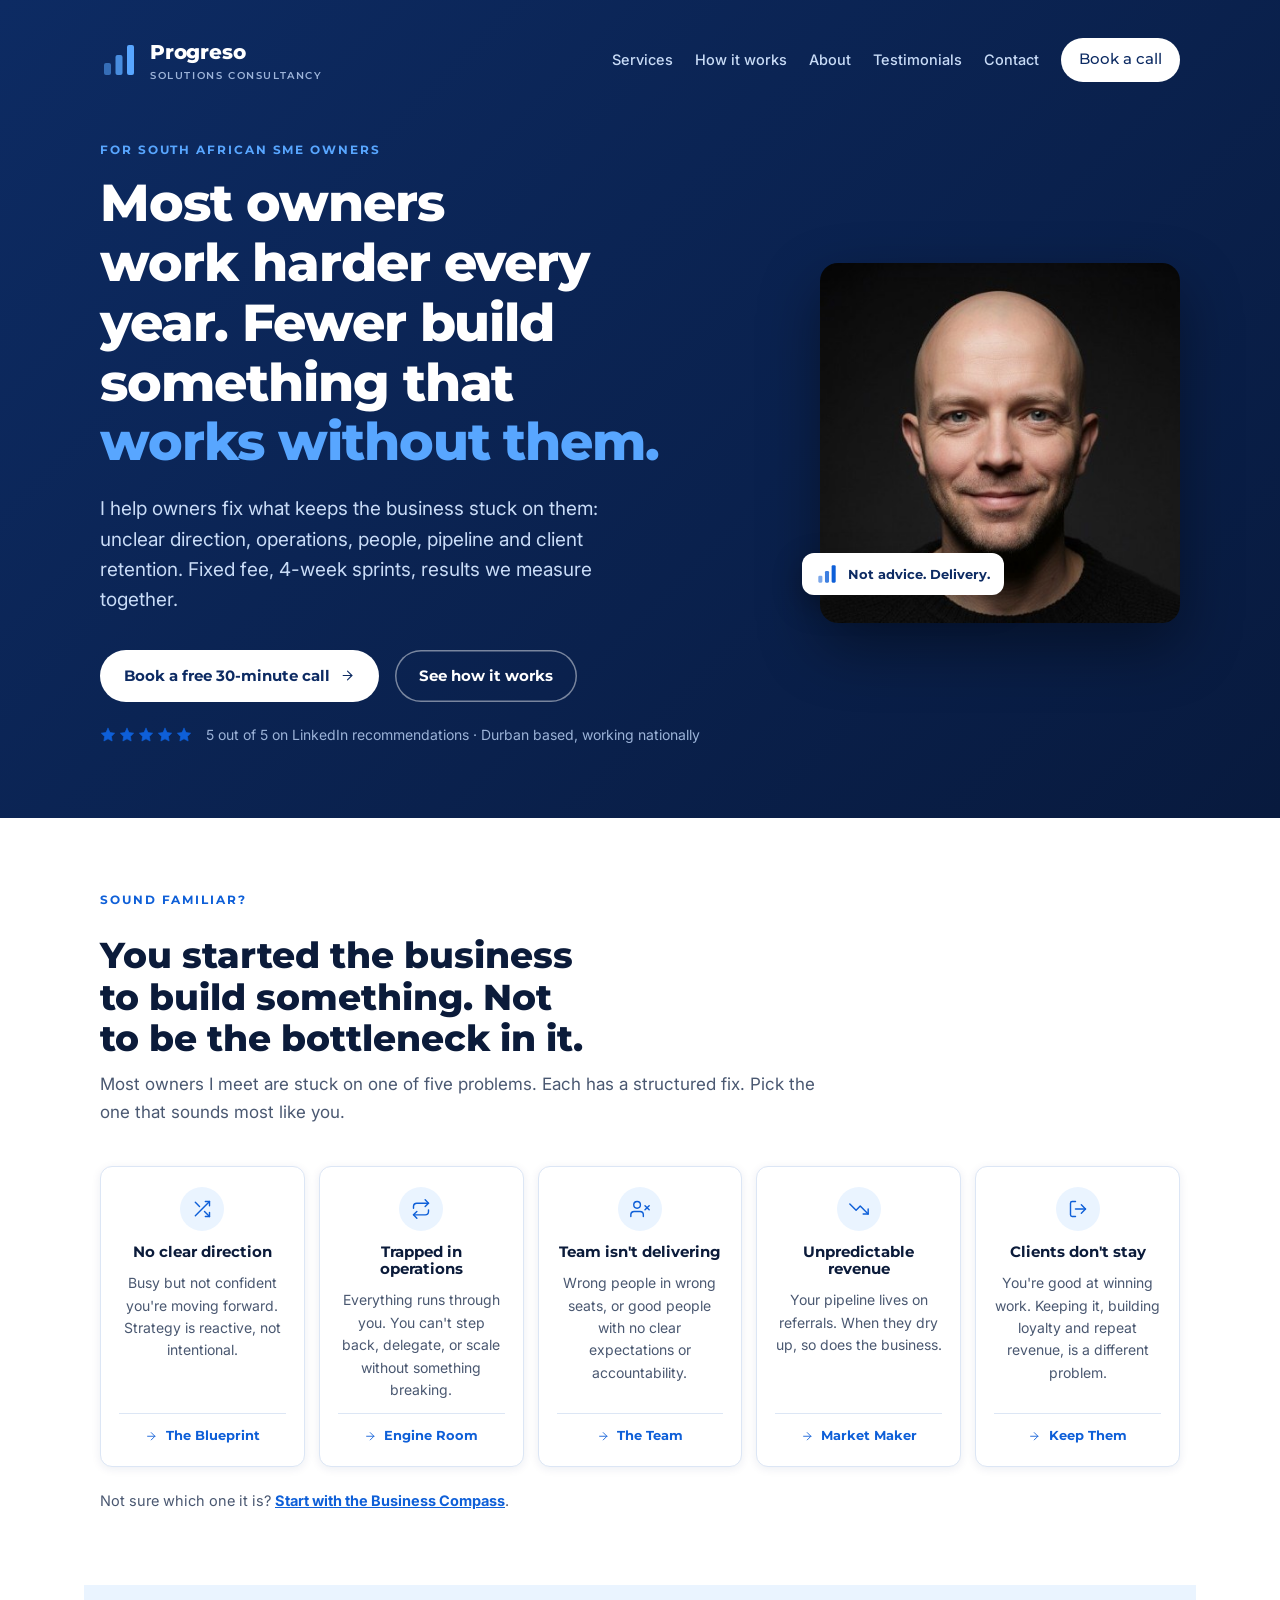
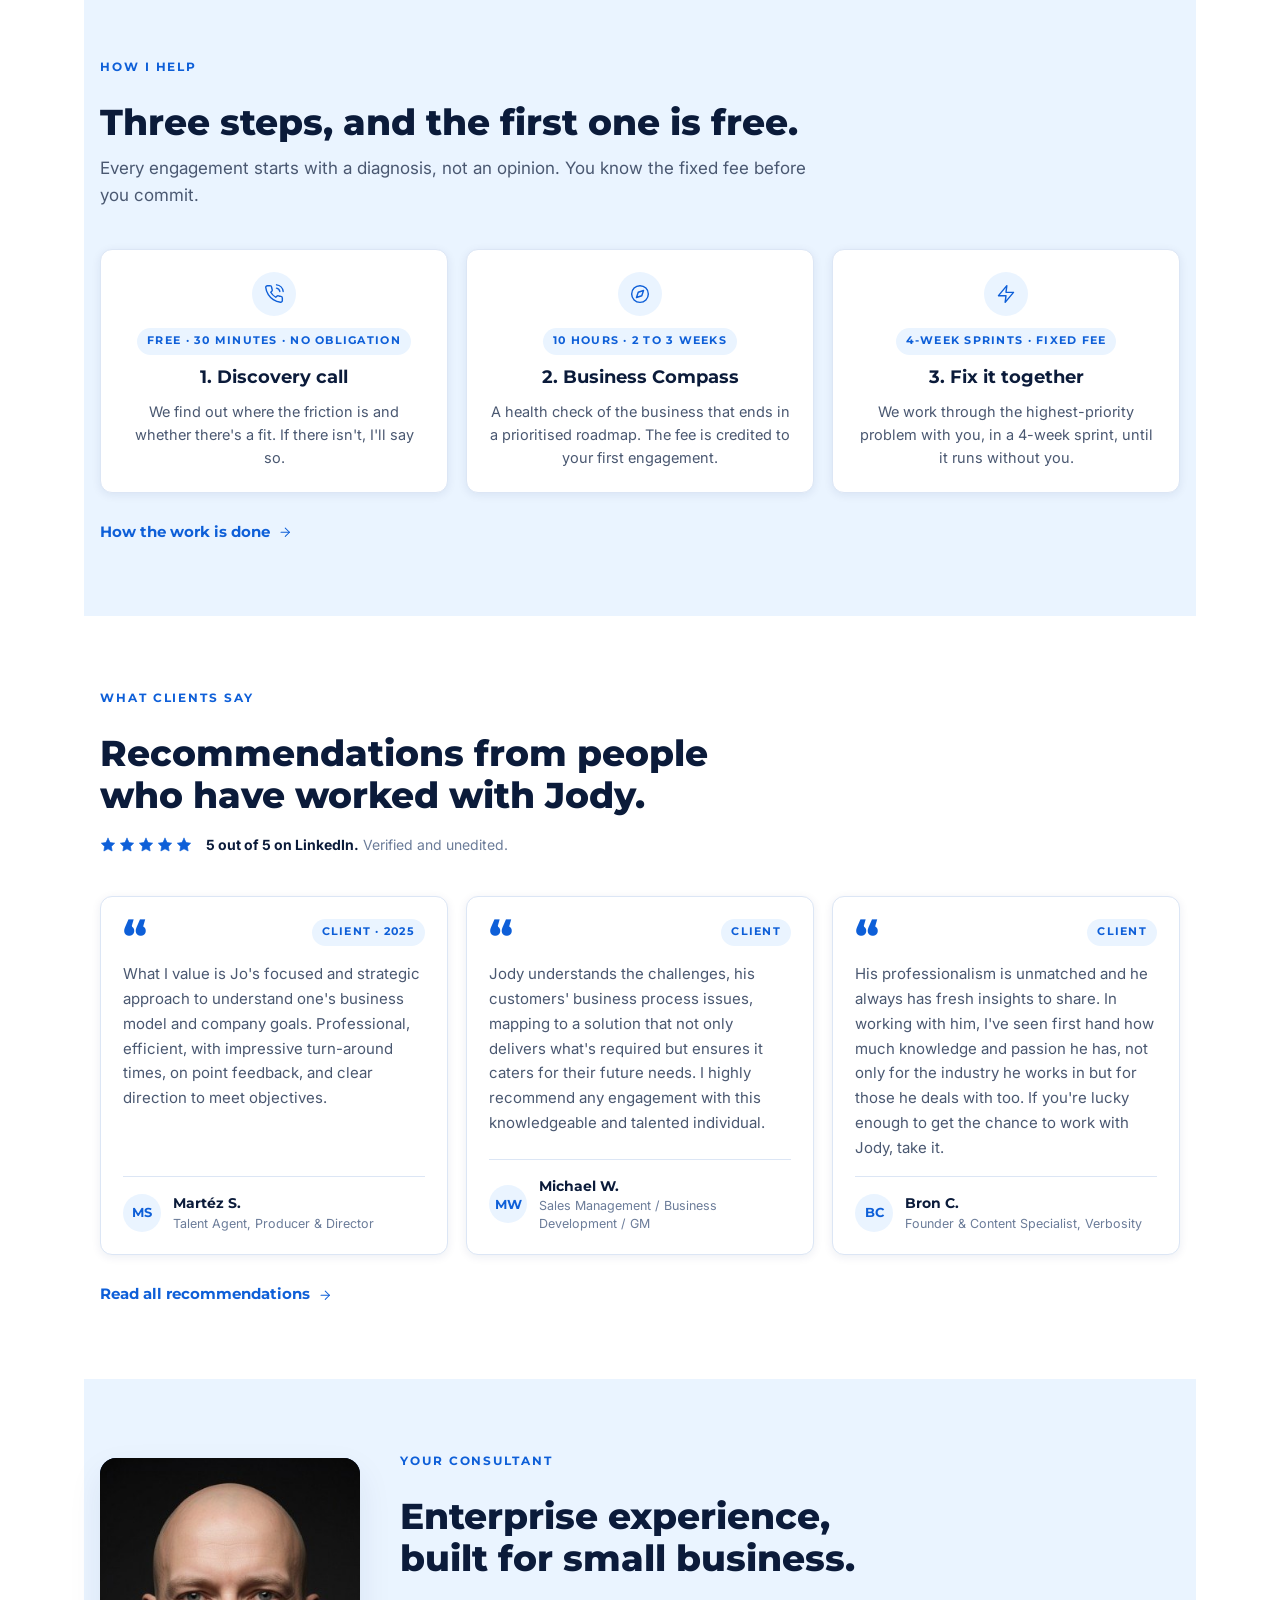
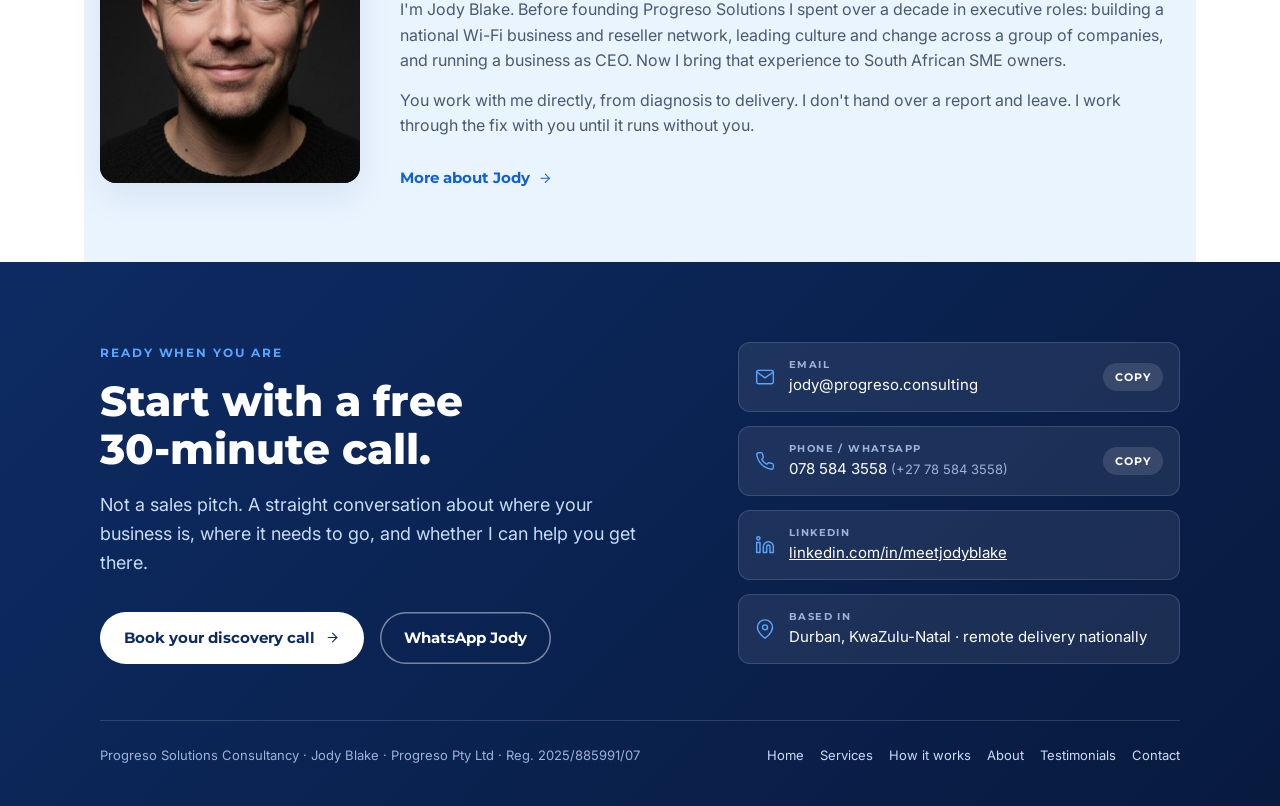
<file: index.html>
<!doctype html>
<html lang="en-ZA">
<head>
<meta charset="utf-8">
<meta name="viewport" content="width=device-width, initial-scale=1">
<title>Progreso Solutions | Business consulting for SME owners in Durban and South Africa</title>
<meta name="description" content="Fixed-fee consulting for South African SME owners. Fix direction, operations, team, pipeline and client retention in 4-week sprints. Book a free 30-minute call.">
<link rel="canonical" href="https://progreso.consulting/">
<meta property="og:title" content="Progreso Solutions | Business consulting for SME owners in Durban and South Africa">
<meta property="og:description" content="Fixed-fee consulting for South African SME owners. Fix direction, operations, team, pipeline and client retention in 4-week sprints. Book a free 30-minute call.">
<meta property="og:type" content="website">
<link rel="preconnect" href="https://fonts.googleapis.com">
<link rel="preconnect" href="https://fonts.gstatic.com" crossorigin>
<link rel="stylesheet" href="https://fonts.googleapis.com/css2?family=Inter:wght@400;500;600&family=Montserrat:wght@600;700;800&display=swap">
<link rel="stylesheet" href="css/site.css">
<script type="application/ld+json">{"@context": "https://schema.org", "@type": "ProfessionalService", "name": "Progreso Solutions Consultancy", "url": "https://progreso.consulting/", "email": "jody@progreso.consulting", "telephone": "+27785843558", "founder": {"@type": "Person", "name": "Jody Blake"}, "address": {"@type": "PostalAddress", "addressLocality": "Durban", "addressRegion": "KwaZulu-Natal", "addressCountry": "ZA"}, "areaServed": "South Africa", "sameAs": ["https://linkedin.com/in/meetjodyblake"]}</script>
</head>
<body>
<svg width="0" height="0" style="position:absolute" aria-hidden="true">
  <defs>
    <symbol id="i-compass" viewBox="0 0 24 24"><circle cx="12" cy="12" r="10"/><polygon points="16.24 7.76 14.12 14.12 7.76 16.24 9.88 9.88 16.24 7.76"/></symbol>
    <symbol id="i-map" viewBox="0 0 24 24"><polygon points="1 6 1 22 8 18 16 22 23 18 23 2 16 6 8 2 1 6"/><line x1="8" y1="2" x2="8" y2="18"/><line x1="16" y1="6" x2="16" y2="22"/></symbol>
    <symbol id="i-settings" viewBox="0 0 24 24"><circle cx="12" cy="12" r="3"/><path d="M19.4 15a1.65 1.65 0 0 0 .33 1.82l.06.06a2 2 0 0 1 0 2.83 2 2 0 0 1-2.83 0l-.06-.06a1.65 1.65 0 0 0-1.82-.33 1.65 1.65 0 0 0-1 1.51V21a2 2 0 0 1-2 2 2 2 0 0 1-2-2v-.09A1.65 1.65 0 0 0 9 19.4a1.65 1.65 0 0 0-1.82.33l-.06.06a2 2 0 0 1-2.83 0 2 2 0 0 1 0-2.83l.06-.06a1.65 1.65 0 0 0 .33-1.82 1.65 1.65 0 0 0-1.51-1H3a2 2 0 0 1-2-2 2 2 0 0 1 2-2h.09A1.65 1.65 0 0 0 4.6 9a1.65 1.65 0 0 0-.33-1.82l-.06-.06a2 2 0 0 1 0-2.83 2 2 0 0 1 2.83 0l.06.06a1.65 1.65 0 0 0 1.82.33H9a1.65 1.65 0 0 0 1-1.51V3a2 2 0 0 1 2-2 2 2 0 0 1 2 2v.09a1.65 1.65 0 0 0 1 1.51 1.65 1.65 0 0 0 1.82-.33l.06-.06a2 2 0 0 1 2.83 0 2 2 0 0 1 0 2.83l-.06.06a1.65 1.65 0 0 0-.33 1.82V9a1.65 1.65 0 0 0 1.51 1H21a2 2 0 0 1 2 2 2 2 0 0 1-2 2h-.09a1.65 1.65 0 0 0-1.51 1z"/></symbol>
    <symbol id="i-users" viewBox="0 0 24 24"><path d="M17 21v-2a4 4 0 0 0-4-4H5a4 4 0 0 0-4 4v2"/><circle cx="9" cy="7" r="4"/><path d="M23 21v-2a4 4 0 0 0-3-3.87"/><path d="M16 3.13a4 4 0 0 1 0 7.75"/></symbol>
    <symbol id="i-target" viewBox="0 0 24 24"><circle cx="12" cy="12" r="10"/><circle cx="12" cy="12" r="6"/><circle cx="12" cy="12" r="2"/></symbol>
    <symbol id="i-heart" viewBox="0 0 24 24"><path d="M20.84 4.61a5.5 5.5 0 0 0-7.78 0L12 5.67l-1.06-1.06a5.5 5.5 0 0 0-7.78 7.78l1.06 1.06L12 21.23l7.78-7.78 1.06-1.06a5.5 5.5 0 0 0 0-7.78z"/></symbol>
    <symbol id="i-buoy" viewBox="0 0 24 24"><circle cx="12" cy="12" r="10"/><circle cx="12" cy="12" r="4"/><line x1="4.93" y1="4.93" x2="9.17" y2="9.17"/><line x1="14.83" y1="14.83" x2="19.07" y2="19.07"/><line x1="14.83" y1="9.17" x2="19.07" y2="4.93"/><line x1="4.93" y1="19.07" x2="9.17" y2="14.83"/></symbol>
    <symbol id="i-shuffle" viewBox="0 0 24 24"><polyline points="16 3 21 3 21 8"/><line x1="4" y1="20" x2="21" y2="3"/><polyline points="21 16 21 21 16 21"/><line x1="15" y1="15" x2="21" y2="21"/><line x1="4" y1="4" x2="9" y2="9"/></symbol>
    <symbol id="i-repeat" viewBox="0 0 24 24"><polyline points="17 1 21 5 17 9"/><path d="M3 11V9a4 4 0 0 1 4-4h14"/><polyline points="7 23 3 19 7 15"/><path d="M21 13v2a4 4 0 0 1-4 4H3"/></symbol>
    <symbol id="i-userx" viewBox="0 0 24 24"><path d="M16 21v-2a4 4 0 0 0-4-4H5a4 4 0 0 0-4 4v2"/><circle cx="8.5" cy="7" r="4"/><line x1="18" y1="8" x2="23" y2="13"/><line x1="23" y1="8" x2="18" y2="13"/></symbol>
    <symbol id="i-down" viewBox="0 0 24 24"><polyline points="23 18 13.5 8.5 8.5 13.5 1 6"/><polyline points="17 18 23 18 23 12"/></symbol>
    <symbol id="i-logout" viewBox="0 0 24 24"><path d="M9 21H5a2 2 0 0 1-2-2V5a2 2 0 0 1 2-2h4"/><polyline points="16 17 21 12 16 7"/><line x1="21" y1="12" x2="9" y2="12"/></symbol>
    <symbol id="i-tag" viewBox="0 0 24 24"><path d="M20.59 13.41l-7.17 7.17a2 2 0 0 1-2.83 0L2 12V2h10l8.59 8.59a2 2 0 0 1 0 2.82z"/><line x1="7" y1="7" x2="7.01" y2="7"/></symbol>
    <symbol id="i-cal" viewBox="0 0 24 24"><rect x="3" y="4" width="18" height="18" rx="2" ry="2"/><line x1="16" y1="2" x2="16" y2="6"/><line x1="8" y1="2" x2="8" y2="6"/><line x1="3" y1="10" x2="21" y2="10"/></symbol>
    <symbol id="i-bars" viewBox="0 0 24 24"><line x1="18" y1="20" x2="18" y2="10"/><line x1="12" y1="20" x2="12" y2="4"/><line x1="6" y1="20" x2="6" y2="14"/></symbol>
    <symbol id="i-usercheck" viewBox="0 0 24 24"><path d="M16 21v-2a4 4 0 0 0-4-4H5a4 4 0 0 0-4 4v2"/><circle cx="8.5" cy="7" r="4"/><polyline points="17 11 19 13 23 9"/></symbol>
    <symbol id="i-check" viewBox="0 0 24 24"><polyline points="20 6 9 17 4 12"/></symbol>
    <symbol id="i-activity" viewBox="0 0 24 24"><polyline points="22 12 18 12 15 21 9 3 6 12 2 12"/></symbol>
    <symbol id="i-search" viewBox="0 0 24 24"><circle cx="11" cy="11" r="8"/><line x1="21" y1="21" x2="16.65" y2="16.65"/></symbol>
    <symbol id="i-file" viewBox="0 0 24 24"><path d="M14 2H6a2 2 0 0 0-2 2v16a2 2 0 0 0 2 2h12a2 2 0 0 0 2-2V8z"/><polyline points="14 2 14 8 20 8"/><line x1="16" y1="13" x2="8" y2="13"/><line x1="16" y1="17" x2="8" y2="17"/></symbol>
    <symbol id="i-chat" viewBox="0 0 24 24"><path d="M21 11.5a8.38 8.38 0 0 1-.9 3.8 8.5 8.5 0 0 1-7.6 4.7 8.38 8.38 0 0 1-3.8-.9L3 21l1.9-5.7a8.38 8.38 0 0 1-.9-3.8 8.5 8.5 0 0 1 4.7-7.6 8.38 8.38 0 0 1 3.8-.9h.5a8.48 8.48 0 0 1 8 8v.5z"/></symbol>
    <symbol id="i-help" viewBox="0 0 24 24"><circle cx="12" cy="12" r="10"/><path d="M9.09 9a3 3 0 0 1 5.83 1c0 2-3 3-3 3"/><line x1="12" y1="17" x2="12.01" y2="17"/></symbol>
    <symbol id="i-filter" viewBox="0 0 24 24"><polygon points="22 3 2 3 10 12.46 10 19 14 21 14 12.46 22 3"/></symbol>
    <symbol id="i-up" viewBox="0 0 24 24"><polyline points="23 6 13.5 15.5 8.5 10.5 1 18"/><polyline points="17 6 23 6 23 12"/></symbol>
    <symbol id="i-shield" viewBox="0 0 24 24"><path d="M12 22s8-4 8-10V5l-8-3-8 3v7c0 6 8 10 8 10z"/></symbol>
    <symbol id="i-zap" viewBox="0 0 24 24"><polygon points="13 2 3 14 12 14 11 22 21 10 12 10 13 2"/></symbol>
    <symbol id="i-phonecall" viewBox="0 0 24 24"><path d="M15.05 5A5 5 0 0 1 19 8.95M15.05 1A9 9 0 0 1 23 8.94"/><path d="M22 16.92v3a2 2 0 0 1-2.18 2 19.79 19.79 0 0 1-8.63-3.07 19.5 19.5 0 0 1-6-6 19.79 19.79 0 0 1-3.07-8.67A2 2 0 0 1 4.11 2h3a2 2 0 0 1 2 1.72 12.84 12.84 0 0 0 .7 2.81 2 2 0 0 1-.45 2.11L8.09 9.91a16 16 0 0 0 6 6l1.27-1.27a2 2 0 0 1 2.11-.45 12.84 12.84 0 0 0 2.81.7A2 2 0 0 1 22 16.92z"/></symbol>
    <symbol id="i-mail" viewBox="0 0 24 24"><path d="M4 4h16c1.1 0 2 .9 2 2v12c0 1.1-.9 2-2 2H4c-1.1 0-2-.9-2-2V6c0-1.1.9-2 2-2z"/><polyline points="22,6 12,13 2,6"/></symbol>
    <symbol id="i-phone" viewBox="0 0 24 24"><path d="M22 16.92v3a2 2 0 0 1-2.18 2 19.79 19.79 0 0 1-8.63-3.07 19.5 19.5 0 0 1-6-6 19.79 19.79 0 0 1-3.07-8.67A2 2 0 0 1 4.11 2h3a2 2 0 0 1 2 1.72 12.84 12.84 0 0 0 .7 2.81 2 2 0 0 1-.45 2.11L8.09 9.91a16 16 0 0 0 6 6l1.27-1.27a2 2 0 0 1 2.11-.45 12.84 12.84 0 0 0 2.81.7A2 2 0 0 1 22 16.92z"/></symbol>
    <symbol id="i-linkedin" viewBox="0 0 24 24"><path d="M16 8a6 6 0 0 1 6 6v7h-4v-7a2 2 0 0 0-2-2 2 2 0 0 0-2 2v7h-4v-7a6 6 0 0 1 6-6z"/><rect x="2" y="9" width="4" height="12"/><circle cx="4" cy="4" r="2"/></symbol>
    <symbol id="i-pin" viewBox="0 0 24 24"><path d="M21 10c0 7-9 13-9 13s-9-6-9-13a9 9 0 0 1 18 0z"/><circle cx="12" cy="10" r="3"/></symbol>
    <symbol id="i-arrow" viewBox="0 0 24 24"><line x1="5" y1="12" x2="19" y2="12"/><polyline points="12 5 19 12 12 19"/></symbol>
    <symbol id="i-star" viewBox="0 0 24 24"><polygon points="12 2 15.09 8.26 22 9.27 17 14.14 18.18 21.02 12 17.77 5.82 21.02 7 14.14 2 9.27 8.91 8.26 12 2"/></symbol>
  </defs>
</svg>

<header class="band hero">
  <div class="wrap">
    <div class="topbar">
      <a class="brand" href="index.html" aria-label="Progreso Solutions Consultancy, home">
        <svg width="38" height="38" viewBox="0 0 38 38" aria-hidden="true"><rect x="4" y="22" width="7" height="12" rx="2" fill="#58A6FF" opacity=".55"/><rect x="15.5" y="14" width="7" height="20" rx="2" fill="#58A6FF" opacity=".8"/><rect x="27" y="4" width="7" height="30" rx="2" fill="#58A6FF"/></svg>
        <span>Progreso<small>Solutions Consultancy</small></span>
      </a>
      <nav class="nav" aria-label="Main"><a href="services.html">Services</a><a href="how-it-works.html">How it works</a><a href="about.html">About</a><a href="testimonials.html">Testimonials</a><a href="contact.html">Contact</a><a class="btn btn-sm" href="contact.html">Book a call</a></nav>
      <details class="menu"><summary>Menu</summary><nav class="menu-panel" aria-label="Main"><a href="index.html">Home</a><a href="services.html">Services</a><a href="how-it-works.html">How it works</a><a href="about.html">About</a><a href="testimonials.html">Testimonials</a><a href="contact.html">Contact</a></nav></details>
    </div>
    <div class="hero-grid">
      <div>
        <div class="eyebrow">For South African SME owners</div>
        <h1>Most owners work harder every year. Fewer build something that <em>works without them.</em></h1>
        <p class="sub">I help owners fix what keeps the business stuck on them: unclear direction, operations, people, pipeline and client retention. Fixed fee, 4-week sprints, results we measure together.</p>
        <div class="hero-cta">
          <a class="btn" href="contact.html" data-book>Book a free 30-minute call <svg class="ico" width="18" height="18"><use href="#i-arrow"/></svg></a>
          <a class="btn btn-ghost" href="how-it-works.html">See how it works</a>
        </div>
        <div class="rating" style="margin-top:22px;color:var(--on-band-mute)"><span class="stars" aria-label="5 out of 5 stars"><svg class="ico"><use href="#i-star"/></svg><svg class="ico"><use href="#i-star"/></svg><svg class="ico"><use href="#i-star"/></svg><svg class="ico"><use href="#i-star"/></svg><svg class="ico"><use href="#i-star"/></svg></span><span>5 out of 5 on LinkedIn recommendations · Durban based, working nationally</span></div>
      </div>
      <figure class="hero-photo jody">
        <img src="images/jody.jpg" width="400" height="400" alt="Jody Blake, founder of Progreso Solutions">
        <div class="hero-badge"><svg width="22" height="22" viewBox="0 0 38 38" aria-hidden="true"><rect x="4" y="22" width="7" height="12" rx="2" fill="#0E5FD8" opacity=".55"/><rect x="15.5" y="14" width="7" height="20" rx="2" fill="#0E5FD8" opacity=".8"/><rect x="27" y="4" width="7" height="30" rx="2" fill="#0E5FD8"/></svg>Not advice. Delivery.</div>
      </figure>
    </div>
  </div>
</header>

<main class="wrap">

<!-- PROBLEMS -->
<section id="problems">
  <div class="sec-head">
    <div class="eyebrow">Sound familiar?</div>
    <h2>You started the business to build something. Not to be the bottleneck in it.</h2>
    <p>Most owners I meet are stuck on one of five problems. Each has a structured fix. Pick the one that sounds most like you.</p>
  </div>
  <div class="pain-grid">
    <a class="card pain" href="blueprint.html"><div class="circle"><svg class="ico"><use href="#i-shuffle"/></svg></div><h3>No clear direction</h3><p>Busy but not confident you're moving forward. Strategy is reactive, not intentional.</p><div class="to"><svg class="ico"><use href="#i-arrow"/></svg>The Blueprint</div></a><a class="card pain" href="engine-room.html"><div class="circle"><svg class="ico"><use href="#i-repeat"/></svg></div><h3>Trapped in operations</h3><p>Everything runs through you. You can't step back, delegate, or scale without something breaking.</p><div class="to"><svg class="ico"><use href="#i-arrow"/></svg>Engine Room</div></a><a class="card pain" href="the-team.html"><div class="circle"><svg class="ico"><use href="#i-userx"/></svg></div><h3>Team isn't delivering</h3><p>Wrong people in wrong seats, or good people with no clear expectations or accountability.</p><div class="to"><svg class="ico"><use href="#i-arrow"/></svg>The Team</div></a><a class="card pain" href="market-maker.html"><div class="circle"><svg class="ico"><use href="#i-down"/></svg></div><h3>Unpredictable revenue</h3><p>Your pipeline lives on referrals. When they dry up, so does the business.</p><div class="to"><svg class="ico"><use href="#i-arrow"/></svg>Market Maker</div></a><a class="card pain" href="keep-them.html"><div class="circle"><svg class="ico"><use href="#i-logout"/></svg></div><h3>Clients don't stay</h3><p>You're good at winning work. Keeping it, building loyalty and repeat revenue, is a different problem.</p><div class="to"><svg class="ico"><use href="#i-arrow"/></svg>Keep Them</div></a>
  </div>
  <p class="more" style="margin-top:22px;display:block;color:var(--body);font-family:var(--text);font-weight:400">Not sure which one it is? <a href="business-compass.html" style="font-weight:700">Start with the Business Compass</a>.</p>
</section>

<!-- HOW I HELP -->
<section id="how" class="alt">
  <div class="wrap">
    <div class="sec-head">
      <div class="eyebrow">How I help</div>
      <h2>Three steps, and the first one is free.</h2>
      <p>Every engagement starts with a diagnosis, not an opinion. You know the fixed fee before you commit.</p>
    </div>
    <div class="steps">
      <article class="card step"><div class="circle"><svg class="ico"><use href="#i-phonecall"/></svg></div><span class="pill">Free · 30 minutes · No obligation</span><h3>1. Discovery call</h3><p>We find out where the friction is and whether there's a fit. If there isn't, I'll say so.</p></article>
      <article class="card step"><div class="circle"><svg class="ico"><use href="#i-compass"/></svg></div><span class="pill">10 hours · 2 to 3 weeks</span><h3>2. Business Compass</h3><p>A health check of the business that ends in a prioritised roadmap. The fee is credited to your first engagement.</p></article>
      <article class="card step"><div class="circle"><svg class="ico"><use href="#i-zap"/></svg></div><span class="pill">4-week sprints · Fixed fee</span><h3>3. Fix it together</h3><p>We work through the highest-priority problem with you, in a 4-week sprint, until it runs without you.</p></article>
    </div>
    <a class="more" href="how-it-works.html">How the work is done <svg class="ico" width="18" height="18"><use href="#i-arrow"/></svg></a>
  </div>
</section>

<!-- PROOF -->
<section id="proof">
  <div class="sec-head">
    <div class="eyebrow">What clients say</div>
    <h2>Recommendations from people who have worked with Jody.</h2>
    <div class="rating"><span class="stars" aria-label="5 out of 5 stars"><svg class="ico"><use href="#i-star"/></svg><svg class="ico"><use href="#i-star"/></svg><svg class="ico"><use href="#i-star"/></svg><svg class="ico"><use href="#i-star"/></svg><svg class="ico"><use href="#i-star"/></svg></span><span><b style="color:var(--ink)">5 out of 5 on LinkedIn.</b> Verified and unedited.</span></div>
  </div>
  <div class="proof-grid">
    <article class="card quote">
      <div class="quote-top"><div class="qmark" aria-hidden="true">“</div><span class="pill">Client · 2025</span></div>
      <p>What I value is Jo's focused and strategic approach to understand one's business model and company goals. Professional, efficient, with impressive turn-around times, on point feedback, and clear direction to meet objectives.</p>
      <div class="who"><div class="avatar">MS</div><div><b>Martéz S.</b><span>Talent Agent, Producer &amp; Director</span></div></div>
    </article><article class="card quote">
      <div class="quote-top"><div class="qmark" aria-hidden="true">“</div><span class="pill">Client</span></div>
      <p>Jody understands the challenges, his customers' business process issues, mapping to a solution that not only delivers what's required but ensures it caters for their future needs. I highly recommend any engagement with this knowledgeable and talented individual.</p>
      <div class="who"><div class="avatar">MW</div><div><b>Michael W.</b><span>Sales Management / Business Development / GM</span></div></div>
    </article><article class="card quote">
      <div class="quote-top"><div class="qmark" aria-hidden="true">“</div><span class="pill">Client</span></div>
      <p>His professionalism is unmatched and he always has fresh insights to share. In working with him, I've seen first hand how much knowledge and passion he has, not only for the industry he works in but for those he deals with too. If you're lucky enough to get the chance to work with Jody, take it.</p>
      <div class="who"><div class="avatar">BC</div><div><b>Bron C.</b><span>Founder &amp; Content Specialist, Verbosity</span></div></div>
    </article>
  </div>
  <a class="more" href="testimonials.html">Read all recommendations <svg class="ico" width="18" height="18"><use href="#i-arrow"/></svg></a>
</section>

<!-- FOUNDER -->
<section id="founder" class="alt">
  <div class="wrap founder">
    <figure class="portrait"><img src="images/jody.jpg" width="400" height="400" loading="lazy" alt="Jody Blake"></figure>
    <div>
      <div class="sec-head">
        <div class="eyebrow">Your consultant</div>
        <h2>Enterprise experience, built for small business.</h2>
      </div>
      <p>I'm Jody Blake. Before founding Progreso Solutions I spent over a decade in executive roles: building a national Wi-Fi business and reseller network, leading culture and change across a group of companies, and running a business as CEO. Now I bring that experience to South African SME owners.</p>
      <p>You work with me directly, from diagnosis to delivery. I don't hand over a report and leave. I work through the fix with you until it runs without you.</p>
      <a class="more" href="about.html">More about Jody <svg class="ico" width="18" height="18"><use href="#i-arrow"/></svg></a>
    </div>
  </div>
</section>

</main>

<footer class="band close" id="contact">
  <div class="wrap">
    <div class="close-grid">
      <div>
        <div class="eyebrow">Ready when you are</div>
        <h2>Start with a free 30-minute call.</h2>
        <p class="lead">Not a sales pitch. A straight conversation about where your business is, where it needs to go, and whether I can help you get there.</p>
        <div class="hero-cta">
          <a class="btn" href="contact.html" data-book>Book your discovery call <svg class="ico" width="18" height="18"><use href="#i-arrow"/></svg></a>
          <a class="btn btn-ghost" href="https://wa.me/27785843558?text=Hi%20Jody%2C%20I%27d%20like%20to%20chat%20about%20my%20business." rel="noopener">WhatsApp Jody</a>
        </div>
      </div>
      <div class="contact">
        <div class="crow"><svg class="ico"><use href="#i-mail"/></svg><div><small>Email</small><span>jody@progreso.consulting</span></div><button class="copy" type="button" data-copy="jody@progreso.consulting">Copy</button></div>
        <div class="crow"><svg class="ico"><use href="#i-phone"/></svg><div><small>Phone / WhatsApp</small><span>078 584 3558</span> <span style="color:var(--on-band-mute);font-size:13px">(+27 78 584 3558)</span></div><button class="copy" type="button" data-copy="078 584 3558">Copy</button></div>
        <div class="crow"><svg class="ico"><use href="#i-linkedin"/></svg><div><small>LinkedIn</small><a href="https://linkedin.com/in/meetjodyblake" rel="noopener">linkedin.com/in/meetjodyblake</a></div></div>
        <div class="crow"><svg class="ico"><use href="#i-pin"/></svg><div><small>Based in</small>Durban, KwaZulu-Natal · remote delivery nationally</div></div>
      </div>
    </div>
    <div class="foot"><span>Progreso Solutions Consultancy · Jody Blake · Progreso Pty Ltd · Reg. 2025/885991/07</span><nav aria-label="Footer"><a href="index.html">Home</a><a href="services.html">Services</a><a href="how-it-works.html">How it works</a><a href="about.html">About</a><a href="testimonials.html">Testimonials</a><a href="contact.html">Contact</a></nav></div>
  </div>
</footer>
<div class="sticky-cta"><a class="btn" href="contact.html" data-book>Book a call</a><a class="btn btn-ghost" href="https://wa.me/27785843558?text=Hi%20Jody%2C%20I%27d%20like%20to%20chat%20about%20my%20business." rel="noopener">WhatsApp</a></div>
<script src="js/site.js"></script>
</body>
</html>
</file>
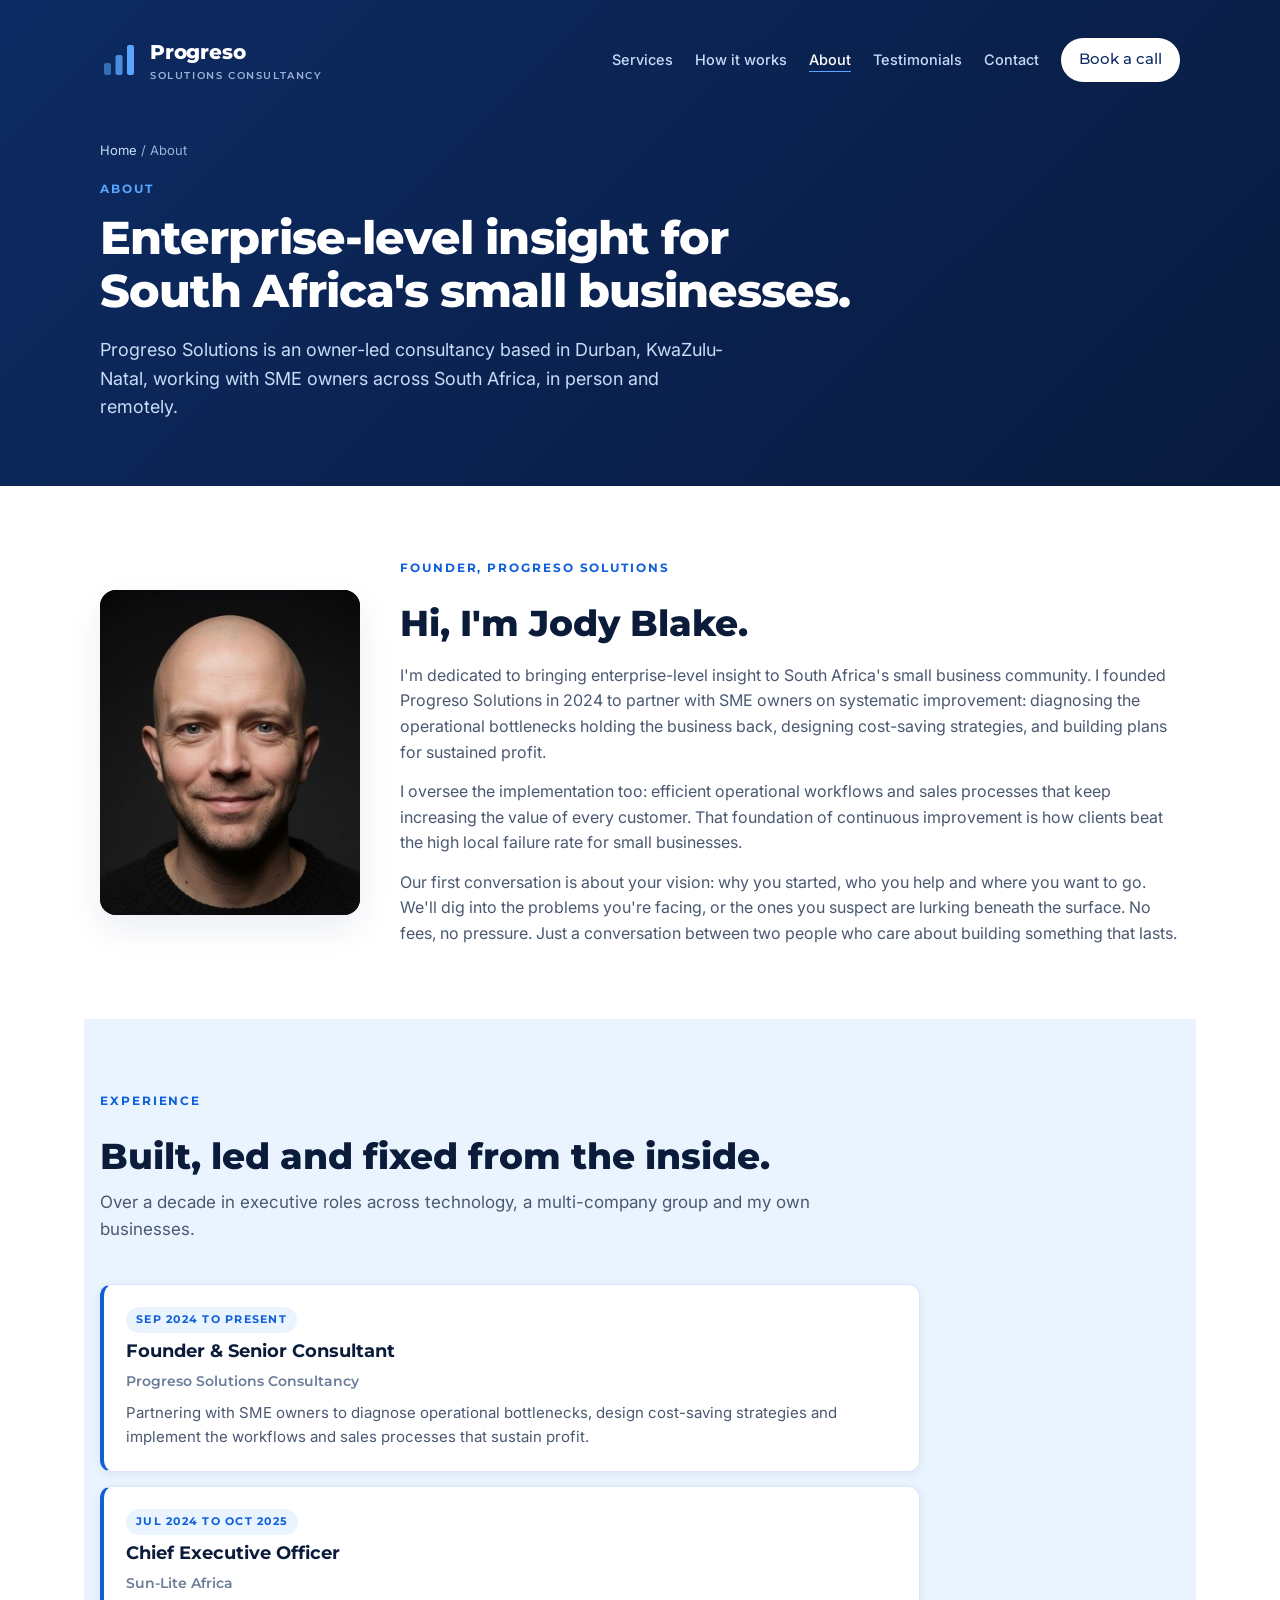
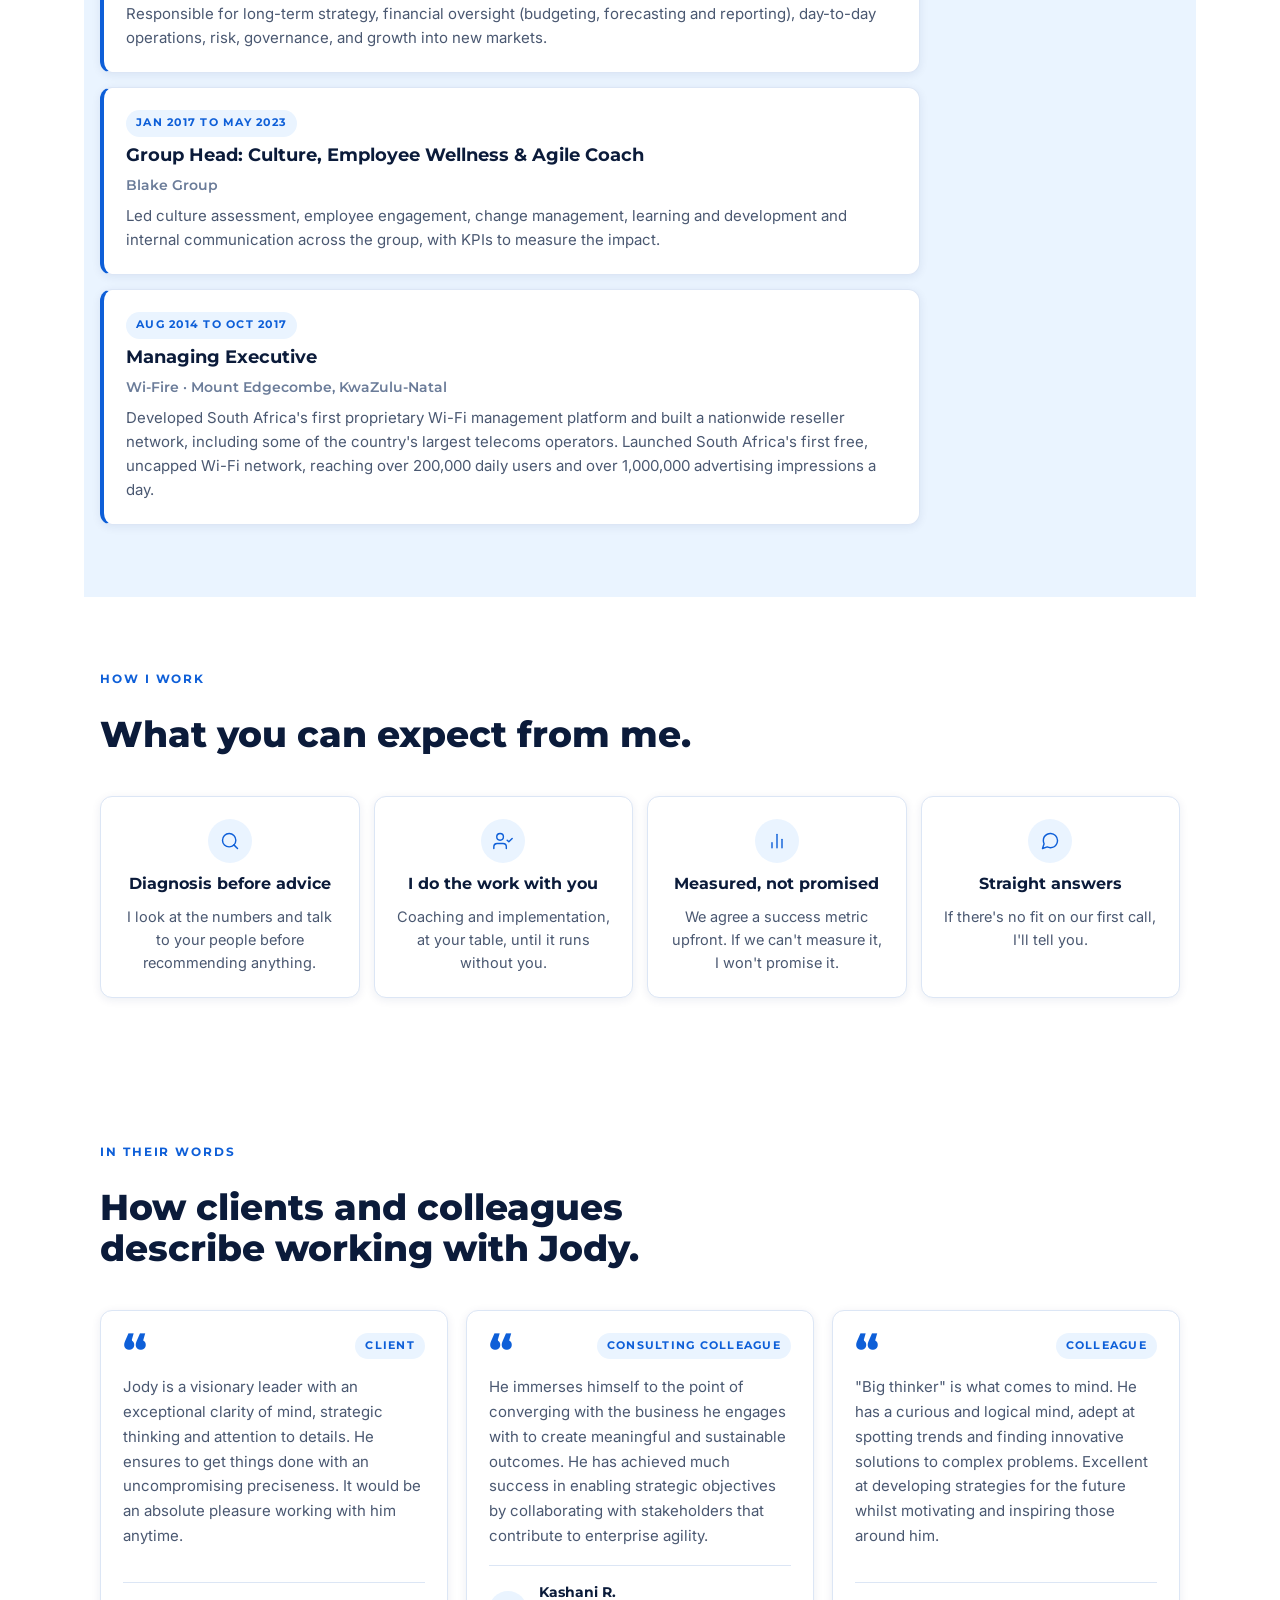
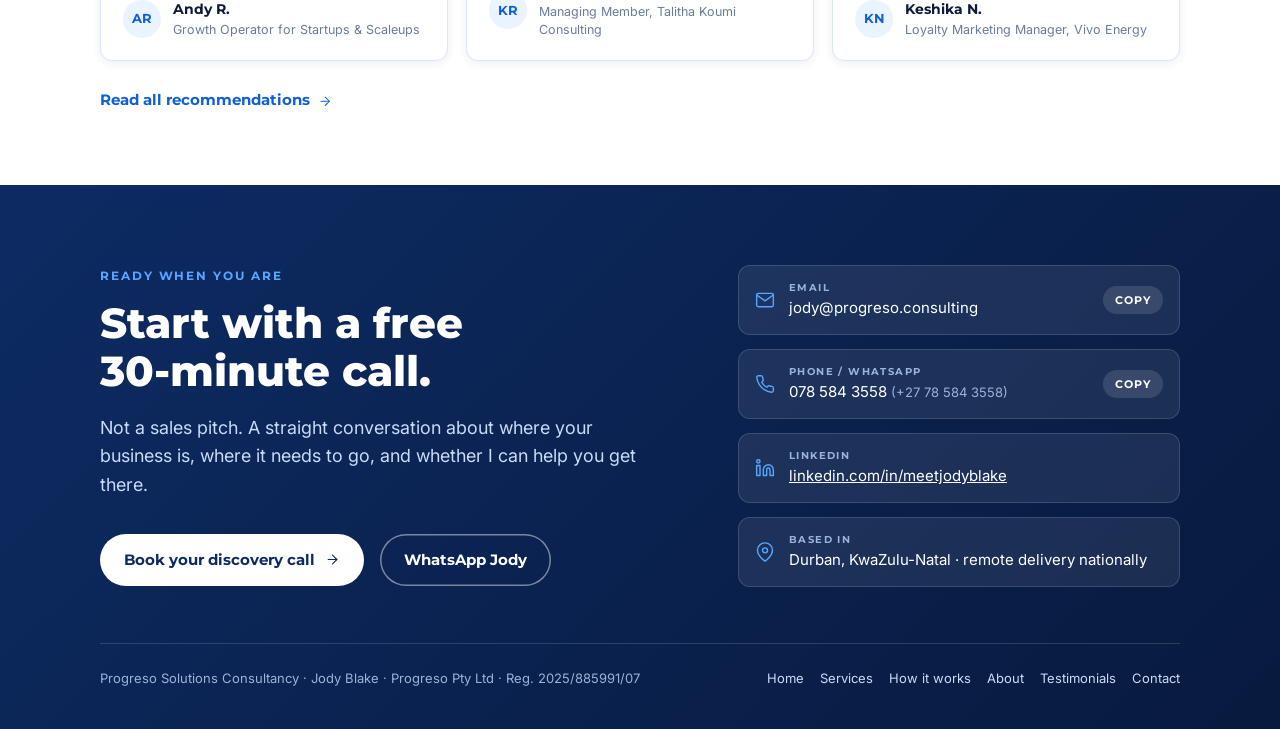
<file: about.html>
<!doctype html>
<html lang="en-ZA">
<head>
<meta charset="utf-8">
<meta name="viewport" content="width=device-width, initial-scale=1">
<title>About Jody Blake | Progreso Solutions Consultancy</title>
<meta name="description" content="Jody Blake is the founder of Progreso Solutions, a Durban-based consultancy helping South African SME owners build businesses that run without them.">
<link rel="canonical" href="https://progreso.consulting/about.html">
<meta property="og:title" content="About Jody Blake | Progreso Solutions Consultancy">
<meta property="og:description" content="Jody Blake is the founder of Progreso Solutions, a Durban-based consultancy helping South African SME owners build businesses that run without them.">
<meta property="og:type" content="website">
<link rel="preconnect" href="https://fonts.googleapis.com">
<link rel="preconnect" href="https://fonts.gstatic.com" crossorigin>
<link rel="stylesheet" href="https://fonts.googleapis.com/css2?family=Inter:wght@400;500;600&family=Montserrat:wght@600;700;800&display=swap">
<link rel="stylesheet" href="css/site.css">
</head>
<body>
<svg width="0" height="0" style="position:absolute" aria-hidden="true">
  <defs>
    <symbol id="i-compass" viewBox="0 0 24 24"><circle cx="12" cy="12" r="10"/><polygon points="16.24 7.76 14.12 14.12 7.76 16.24 9.88 9.88 16.24 7.76"/></symbol>
    <symbol id="i-map" viewBox="0 0 24 24"><polygon points="1 6 1 22 8 18 16 22 23 18 23 2 16 6 8 2 1 6"/><line x1="8" y1="2" x2="8" y2="18"/><line x1="16" y1="6" x2="16" y2="22"/></symbol>
    <symbol id="i-settings" viewBox="0 0 24 24"><circle cx="12" cy="12" r="3"/><path d="M19.4 15a1.65 1.65 0 0 0 .33 1.82l.06.06a2 2 0 0 1 0 2.83 2 2 0 0 1-2.83 0l-.06-.06a1.65 1.65 0 0 0-1.82-.33 1.65 1.65 0 0 0-1 1.51V21a2 2 0 0 1-2 2 2 2 0 0 1-2-2v-.09A1.65 1.65 0 0 0 9 19.4a1.65 1.65 0 0 0-1.82.33l-.06.06a2 2 0 0 1-2.83 0 2 2 0 0 1 0-2.83l.06-.06a1.65 1.65 0 0 0 .33-1.82 1.65 1.65 0 0 0-1.51-1H3a2 2 0 0 1-2-2 2 2 0 0 1 2-2h.09A1.65 1.65 0 0 0 4.6 9a1.65 1.65 0 0 0-.33-1.82l-.06-.06a2 2 0 0 1 0-2.83 2 2 0 0 1 2.83 0l.06.06a1.65 1.65 0 0 0 1.82.33H9a1.65 1.65 0 0 0 1-1.51V3a2 2 0 0 1 2-2 2 2 0 0 1 2 2v.09a1.65 1.65 0 0 0 1 1.51 1.65 1.65 0 0 0 1.82-.33l.06-.06a2 2 0 0 1 2.83 0 2 2 0 0 1 0 2.83l-.06.06a1.65 1.65 0 0 0-.33 1.82V9a1.65 1.65 0 0 0 1.51 1H21a2 2 0 0 1 2 2 2 2 0 0 1-2 2h-.09a1.65 1.65 0 0 0-1.51 1z"/></symbol>
    <symbol id="i-users" viewBox="0 0 24 24"><path d="M17 21v-2a4 4 0 0 0-4-4H5a4 4 0 0 0-4 4v2"/><circle cx="9" cy="7" r="4"/><path d="M23 21v-2a4 4 0 0 0-3-3.87"/><path d="M16 3.13a4 4 0 0 1 0 7.75"/></symbol>
    <symbol id="i-target" viewBox="0 0 24 24"><circle cx="12" cy="12" r="10"/><circle cx="12" cy="12" r="6"/><circle cx="12" cy="12" r="2"/></symbol>
    <symbol id="i-heart" viewBox="0 0 24 24"><path d="M20.84 4.61a5.5 5.5 0 0 0-7.78 0L12 5.67l-1.06-1.06a5.5 5.5 0 0 0-7.78 7.78l1.06 1.06L12 21.23l7.78-7.78 1.06-1.06a5.5 5.5 0 0 0 0-7.78z"/></symbol>
    <symbol id="i-buoy" viewBox="0 0 24 24"><circle cx="12" cy="12" r="10"/><circle cx="12" cy="12" r="4"/><line x1="4.93" y1="4.93" x2="9.17" y2="9.17"/><line x1="14.83" y1="14.83" x2="19.07" y2="19.07"/><line x1="14.83" y1="9.17" x2="19.07" y2="4.93"/><line x1="4.93" y1="19.07" x2="9.17" y2="14.83"/></symbol>
    <symbol id="i-shuffle" viewBox="0 0 24 24"><polyline points="16 3 21 3 21 8"/><line x1="4" y1="20" x2="21" y2="3"/><polyline points="21 16 21 21 16 21"/><line x1="15" y1="15" x2="21" y2="21"/><line x1="4" y1="4" x2="9" y2="9"/></symbol>
    <symbol id="i-repeat" viewBox="0 0 24 24"><polyline points="17 1 21 5 17 9"/><path d="M3 11V9a4 4 0 0 1 4-4h14"/><polyline points="7 23 3 19 7 15"/><path d="M21 13v2a4 4 0 0 1-4 4H3"/></symbol>
    <symbol id="i-userx" viewBox="0 0 24 24"><path d="M16 21v-2a4 4 0 0 0-4-4H5a4 4 0 0 0-4 4v2"/><circle cx="8.5" cy="7" r="4"/><line x1="18" y1="8" x2="23" y2="13"/><line x1="23" y1="8" x2="18" y2="13"/></symbol>
    <symbol id="i-down" viewBox="0 0 24 24"><polyline points="23 18 13.5 8.5 8.5 13.5 1 6"/><polyline points="17 18 23 18 23 12"/></symbol>
    <symbol id="i-logout" viewBox="0 0 24 24"><path d="M9 21H5a2 2 0 0 1-2-2V5a2 2 0 0 1 2-2h4"/><polyline points="16 17 21 12 16 7"/><line x1="21" y1="12" x2="9" y2="12"/></symbol>
    <symbol id="i-tag" viewBox="0 0 24 24"><path d="M20.59 13.41l-7.17 7.17a2 2 0 0 1-2.83 0L2 12V2h10l8.59 8.59a2 2 0 0 1 0 2.82z"/><line x1="7" y1="7" x2="7.01" y2="7"/></symbol>
    <symbol id="i-cal" viewBox="0 0 24 24"><rect x="3" y="4" width="18" height="18" rx="2" ry="2"/><line x1="16" y1="2" x2="16" y2="6"/><line x1="8" y1="2" x2="8" y2="6"/><line x1="3" y1="10" x2="21" y2="10"/></symbol>
    <symbol id="i-bars" viewBox="0 0 24 24"><line x1="18" y1="20" x2="18" y2="10"/><line x1="12" y1="20" x2="12" y2="4"/><line x1="6" y1="20" x2="6" y2="14"/></symbol>
    <symbol id="i-usercheck" viewBox="0 0 24 24"><path d="M16 21v-2a4 4 0 0 0-4-4H5a4 4 0 0 0-4 4v2"/><circle cx="8.5" cy="7" r="4"/><polyline points="17 11 19 13 23 9"/></symbol>
    <symbol id="i-check" viewBox="0 0 24 24"><polyline points="20 6 9 17 4 12"/></symbol>
    <symbol id="i-activity" viewBox="0 0 24 24"><polyline points="22 12 18 12 15 21 9 3 6 12 2 12"/></symbol>
    <symbol id="i-search" viewBox="0 0 24 24"><circle cx="11" cy="11" r="8"/><line x1="21" y1="21" x2="16.65" y2="16.65"/></symbol>
    <symbol id="i-file" viewBox="0 0 24 24"><path d="M14 2H6a2 2 0 0 0-2 2v16a2 2 0 0 0 2 2h12a2 2 0 0 0 2-2V8z"/><polyline points="14 2 14 8 20 8"/><line x1="16" y1="13" x2="8" y2="13"/><line x1="16" y1="17" x2="8" y2="17"/></symbol>
    <symbol id="i-chat" viewBox="0 0 24 24"><path d="M21 11.5a8.38 8.38 0 0 1-.9 3.8 8.5 8.5 0 0 1-7.6 4.7 8.38 8.38 0 0 1-3.8-.9L3 21l1.9-5.7a8.38 8.38 0 0 1-.9-3.8 8.5 8.5 0 0 1 4.7-7.6 8.38 8.38 0 0 1 3.8-.9h.5a8.48 8.48 0 0 1 8 8v.5z"/></symbol>
    <symbol id="i-help" viewBox="0 0 24 24"><circle cx="12" cy="12" r="10"/><path d="M9.09 9a3 3 0 0 1 5.83 1c0 2-3 3-3 3"/><line x1="12" y1="17" x2="12.01" y2="17"/></symbol>
    <symbol id="i-filter" viewBox="0 0 24 24"><polygon points="22 3 2 3 10 12.46 10 19 14 21 14 12.46 22 3"/></symbol>
    <symbol id="i-up" viewBox="0 0 24 24"><polyline points="23 6 13.5 15.5 8.5 10.5 1 18"/><polyline points="17 6 23 6 23 12"/></symbol>
    <symbol id="i-shield" viewBox="0 0 24 24"><path d="M12 22s8-4 8-10V5l-8-3-8 3v7c0 6 8 10 8 10z"/></symbol>
    <symbol id="i-zap" viewBox="0 0 24 24"><polygon points="13 2 3 14 12 14 11 22 21 10 12 10 13 2"/></symbol>
    <symbol id="i-phonecall" viewBox="0 0 24 24"><path d="M15.05 5A5 5 0 0 1 19 8.95M15.05 1A9 9 0 0 1 23 8.94"/><path d="M22 16.92v3a2 2 0 0 1-2.18 2 19.79 19.79 0 0 1-8.63-3.07 19.5 19.5 0 0 1-6-6 19.79 19.79 0 0 1-3.07-8.67A2 2 0 0 1 4.11 2h3a2 2 0 0 1 2 1.72 12.84 12.84 0 0 0 .7 2.81 2 2 0 0 1-.45 2.11L8.09 9.91a16 16 0 0 0 6 6l1.27-1.27a2 2 0 0 1 2.11-.45 12.84 12.84 0 0 0 2.81.7A2 2 0 0 1 22 16.92z"/></symbol>
    <symbol id="i-mail" viewBox="0 0 24 24"><path d="M4 4h16c1.1 0 2 .9 2 2v12c0 1.1-.9 2-2 2H4c-1.1 0-2-.9-2-2V6c0-1.1.9-2 2-2z"/><polyline points="22,6 12,13 2,6"/></symbol>
    <symbol id="i-phone" viewBox="0 0 24 24"><path d="M22 16.92v3a2 2 0 0 1-2.18 2 19.79 19.79 0 0 1-8.63-3.07 19.5 19.5 0 0 1-6-6 19.79 19.79 0 0 1-3.07-8.67A2 2 0 0 1 4.11 2h3a2 2 0 0 1 2 1.72 12.84 12.84 0 0 0 .7 2.81 2 2 0 0 1-.45 2.11L8.09 9.91a16 16 0 0 0 6 6l1.27-1.27a2 2 0 0 1 2.11-.45 12.84 12.84 0 0 0 2.81.7A2 2 0 0 1 22 16.92z"/></symbol>
    <symbol id="i-linkedin" viewBox="0 0 24 24"><path d="M16 8a6 6 0 0 1 6 6v7h-4v-7a2 2 0 0 0-2-2 2 2 0 0 0-2 2v7h-4v-7a6 6 0 0 1 6-6z"/><rect x="2" y="9" width="4" height="12"/><circle cx="4" cy="4" r="2"/></symbol>
    <symbol id="i-pin" viewBox="0 0 24 24"><path d="M21 10c0 7-9 13-9 13s-9-6-9-13a9 9 0 0 1 18 0z"/><circle cx="12" cy="10" r="3"/></symbol>
    <symbol id="i-arrow" viewBox="0 0 24 24"><line x1="5" y1="12" x2="19" y2="12"/><polyline points="12 5 19 12 12 19"/></symbol>
    <symbol id="i-star" viewBox="0 0 24 24"><polygon points="12 2 15.09 8.26 22 9.27 17 14.14 18.18 21.02 12 17.77 5.82 21.02 7 14.14 2 9.27 8.91 8.26 12 2"/></symbol>
  </defs>
</svg>

<header class="band page-hero">
  <div class="wrap">
    <div class="topbar">
      <a class="brand" href="index.html" aria-label="Progreso Solutions Consultancy, home">
        <svg width="38" height="38" viewBox="0 0 38 38" aria-hidden="true"><rect x="4" y="22" width="7" height="12" rx="2" fill="#58A6FF" opacity=".55"/><rect x="15.5" y="14" width="7" height="20" rx="2" fill="#58A6FF" opacity=".8"/><rect x="27" y="4" width="7" height="30" rx="2" fill="#58A6FF"/></svg>
        <span>Progreso<small>Solutions Consultancy</small></span>
      </a>
      <nav class="nav" aria-label="Main"><a href="services.html">Services</a><a href="how-it-works.html">How it works</a><a href="about.html" aria-current="page">About</a><a href="testimonials.html">Testimonials</a><a href="contact.html">Contact</a><a class="btn btn-sm" href="contact.html">Book a call</a></nav>
      <details class="menu"><summary>Menu</summary><nav class="menu-panel" aria-label="Main"><a href="index.html">Home</a><a href="services.html">Services</a><a href="how-it-works.html">How it works</a><a href="about.html">About</a><a href="testimonials.html">Testimonials</a><a href="contact.html">Contact</a></nav></details>
    </div>
    <div>
      <div>
        <div class="crumbs"><a href="index.html">Home</a> / About</div>
        <div class="eyebrow">About</div>
        <h1>Enterprise-level insight for South Africa's small businesses.</h1>
        <p class="sub">Progreso Solutions is an owner-led consultancy based in Durban, KwaZulu-Natal, working with SME owners across South Africa, in person and remotely.</p>
        
      </div>
      
    </div>
  </div>
</header>

<main class="wrap">

<section>
  <div class="founder">
    <figure class="portrait"><img src="images/jody.jpg" width="400" height="400" alt="Jody Blake, founder of Progreso Solutions"></figure>
    <div>
      <div class="sec-head" style="margin-bottom:18px">
        <div class="eyebrow">Founder, Progreso Solutions</div>
        <h2>Hi, I'm Jody Blake.</h2>
      </div>
      <p>I'm dedicated to bringing enterprise-level insight to South Africa's small business community. I founded Progreso Solutions in 2024 to partner with SME owners on systematic improvement: diagnosing the operational bottlenecks holding the business back, designing cost-saving strategies, and building plans for sustained profit.</p>
      <p>I oversee the implementation too: efficient operational workflows and sales processes that keep increasing the value of every customer. That foundation of continuous improvement is how clients beat the high local failure rate for small businesses.</p>
      <p>Our first conversation is about your vision: why you started, who you help and where you want to go. We'll dig into the problems you're facing, or the ones you suspect are lurking beneath the surface. No fees, no pressure. Just a conversation between two people who care about building something that lasts.</p>
    </div>
  </div>
</section>

<section class="alt">
  <div class="wrap">
    <div class="sec-head"><div class="eyebrow">Experience</div><h2>Built, led and fixed from the inside.</h2><p>Over a decade in executive roles across technology, a multi-company group and my own businesses.</p></div>
    <ol class="timeline">
      <li class="card"><span class="pill">Sep 2024 to present</span><h3>Founder &amp; Senior Consultant</h3><p class="org">Progreso Solutions Consultancy</p><p>Partnering with SME owners to diagnose operational bottlenecks, design cost-saving strategies and implement the workflows and sales processes that sustain profit.</p></li>
      <li class="card"><span class="pill">Jul 2024 to Oct 2025</span><h3>Chief Executive Officer</h3><p class="org">Sun-Lite Africa</p><p>Responsible for long-term strategy, financial oversight (budgeting, forecasting and reporting), day-to-day operations, risk, governance, and growth into new markets.</p></li>
      <li class="card"><span class="pill">Jan 2017 to May 2023</span><h3>Group Head: Culture, Employee Wellness &amp; Agile Coach</h3><p class="org">Blake Group</p><p>Led culture assessment, employee engagement, change management, learning and development and internal communication across the group, with KPIs to measure the impact.</p></li>
      <li class="card"><span class="pill">Aug 2014 to Oct 2017</span><h3>Managing Executive</h3><p class="org">Wi-Fire · Mount Edgecombe, KwaZulu-Natal</p><p>Developed South Africa's first proprietary Wi-Fi management platform and built a nationwide reseller network, including some of the country's largest telecoms operators. Launched South Africa's first free, uncapped Wi-Fi network, reaching over 200,000 daily users and over 1,000,000 advertising impressions a day.</p></li>
    </ol>
  </div>
</section>

<section>
  <div class="wrap">
    <div class="sec-head"><div class="eyebrow">How I work</div><h2>What you can expect from me.</h2></div>
    <div class="diff-grid">
      <article class="card diff"><div class="circle"><svg class="ico"><use href="#i-search"/></svg></div><h3>Diagnosis before advice</h3><p>I look at the numbers and talk to your people before recommending anything.</p></article>
      <article class="card diff"><div class="circle"><svg class="ico"><use href="#i-usercheck"/></svg></div><h3>I do the work with you</h3><p>Coaching and implementation, at your table, until it runs without you.</p></article>
      <article class="card diff"><div class="circle"><svg class="ico"><use href="#i-bars"/></svg></div><h3>Measured, not promised</h3><p>We agree a success metric upfront. If we can't measure it, I won't promise it.</p></article>
      <article class="card diff"><div class="circle"><svg class="ico"><use href="#i-chat"/></svg></div><h3>Straight answers</h3><p>If there's no fit on our first call, I'll tell you.</p></article>
    </div>
  </div>
</section>

<section>
  <div class="sec-head"><div class="eyebrow">In their words</div><h2>How clients and colleagues describe working with Jody.</h2></div>
  <div class="proof-grid"><article class="card quote">
      <div class="quote-top"><div class="qmark" aria-hidden="true">“</div><span class="pill">Client</span></div>
      <p>Jody is a visionary leader with an exceptional clarity of mind, strategic thinking and attention to details. He ensures to get things done with an uncompromising preciseness. It would be an absolute pleasure working with him anytime.</p>
      <div class="who"><div class="avatar">AR</div><div><b>Andy R.</b><span>Growth Operator for Startups &amp; Scaleups</span></div></div>
    </article><article class="card quote">
      <div class="quote-top"><div class="qmark" aria-hidden="true">“</div><span class="pill">Consulting colleague</span></div>
      <p>He immerses himself to the point of converging with the business he engages with to create meaningful and sustainable outcomes. He has achieved much success in enabling strategic objectives by collaborating with stakeholders that contribute to enterprise agility.</p>
      <div class="who"><div class="avatar">KR</div><div><b>Kashani R.</b><span>Managing Member, Talitha Koumi Consulting</span></div></div>
    </article><article class="card quote">
      <div class="quote-top"><div class="qmark" aria-hidden="true">“</div><span class="pill">Colleague</span></div>
      <p>"Big thinker" is what comes to mind. He has a curious and logical mind, adept at spotting trends and finding innovative solutions to complex problems. Excellent at developing strategies for the future whilst motivating and inspiring those around him.</p>
      <div class="who"><div class="avatar">KN</div><div><b>Keshika N.</b><span>Loyalty Marketing Manager, Vivo Energy</span></div></div>
    </article></div>
  <a class="more" href="testimonials.html">Read all recommendations <svg class="ico" width="18" height="18"><use href="#i-arrow"/></svg></a>
</section>

</main>

<footer class="band close" id="contact">
  <div class="wrap">
    <div class="close-grid">
      <div>
        <div class="eyebrow">Ready when you are</div>
        <h2>Start with a free 30-minute call.</h2>
        <p class="lead">Not a sales pitch. A straight conversation about where your business is, where it needs to go, and whether I can help you get there.</p>
        <div class="hero-cta">
          <a class="btn" href="contact.html" data-book>Book your discovery call <svg class="ico" width="18" height="18"><use href="#i-arrow"/></svg></a>
          <a class="btn btn-ghost" href="https://wa.me/27785843558?text=Hi%20Jody%2C%20I%27d%20like%20to%20chat%20about%20my%20business." rel="noopener">WhatsApp Jody</a>
        </div>
      </div>
      <div class="contact">
        <div class="crow"><svg class="ico"><use href="#i-mail"/></svg><div><small>Email</small><span>jody@progreso.consulting</span></div><button class="copy" type="button" data-copy="jody@progreso.consulting">Copy</button></div>
        <div class="crow"><svg class="ico"><use href="#i-phone"/></svg><div><small>Phone / WhatsApp</small><span>078 584 3558</span> <span style="color:var(--on-band-mute);font-size:13px">(+27 78 584 3558)</span></div><button class="copy" type="button" data-copy="078 584 3558">Copy</button></div>
        <div class="crow"><svg class="ico"><use href="#i-linkedin"/></svg><div><small>LinkedIn</small><a href="https://linkedin.com/in/meetjodyblake" rel="noopener">linkedin.com/in/meetjodyblake</a></div></div>
        <div class="crow"><svg class="ico"><use href="#i-pin"/></svg><div><small>Based in</small>Durban, KwaZulu-Natal · remote delivery nationally</div></div>
      </div>
    </div>
    <div class="foot"><span>Progreso Solutions Consultancy · Jody Blake · Progreso Pty Ltd · Reg. 2025/885991/07</span><nav aria-label="Footer"><a href="index.html">Home</a><a href="services.html">Services</a><a href="how-it-works.html">How it works</a><a href="about.html">About</a><a href="testimonials.html">Testimonials</a><a href="contact.html">Contact</a></nav></div>
  </div>
</footer>
<div class="sticky-cta"><a class="btn" href="contact.html" data-book>Book a call</a><a class="btn btn-ghost" href="https://wa.me/27785843558?text=Hi%20Jody%2C%20I%27d%20like%20to%20chat%20about%20my%20business." rel="noopener">WhatsApp</a></div>
<script src="js/site.js"></script>
</body>
</html>
</file>
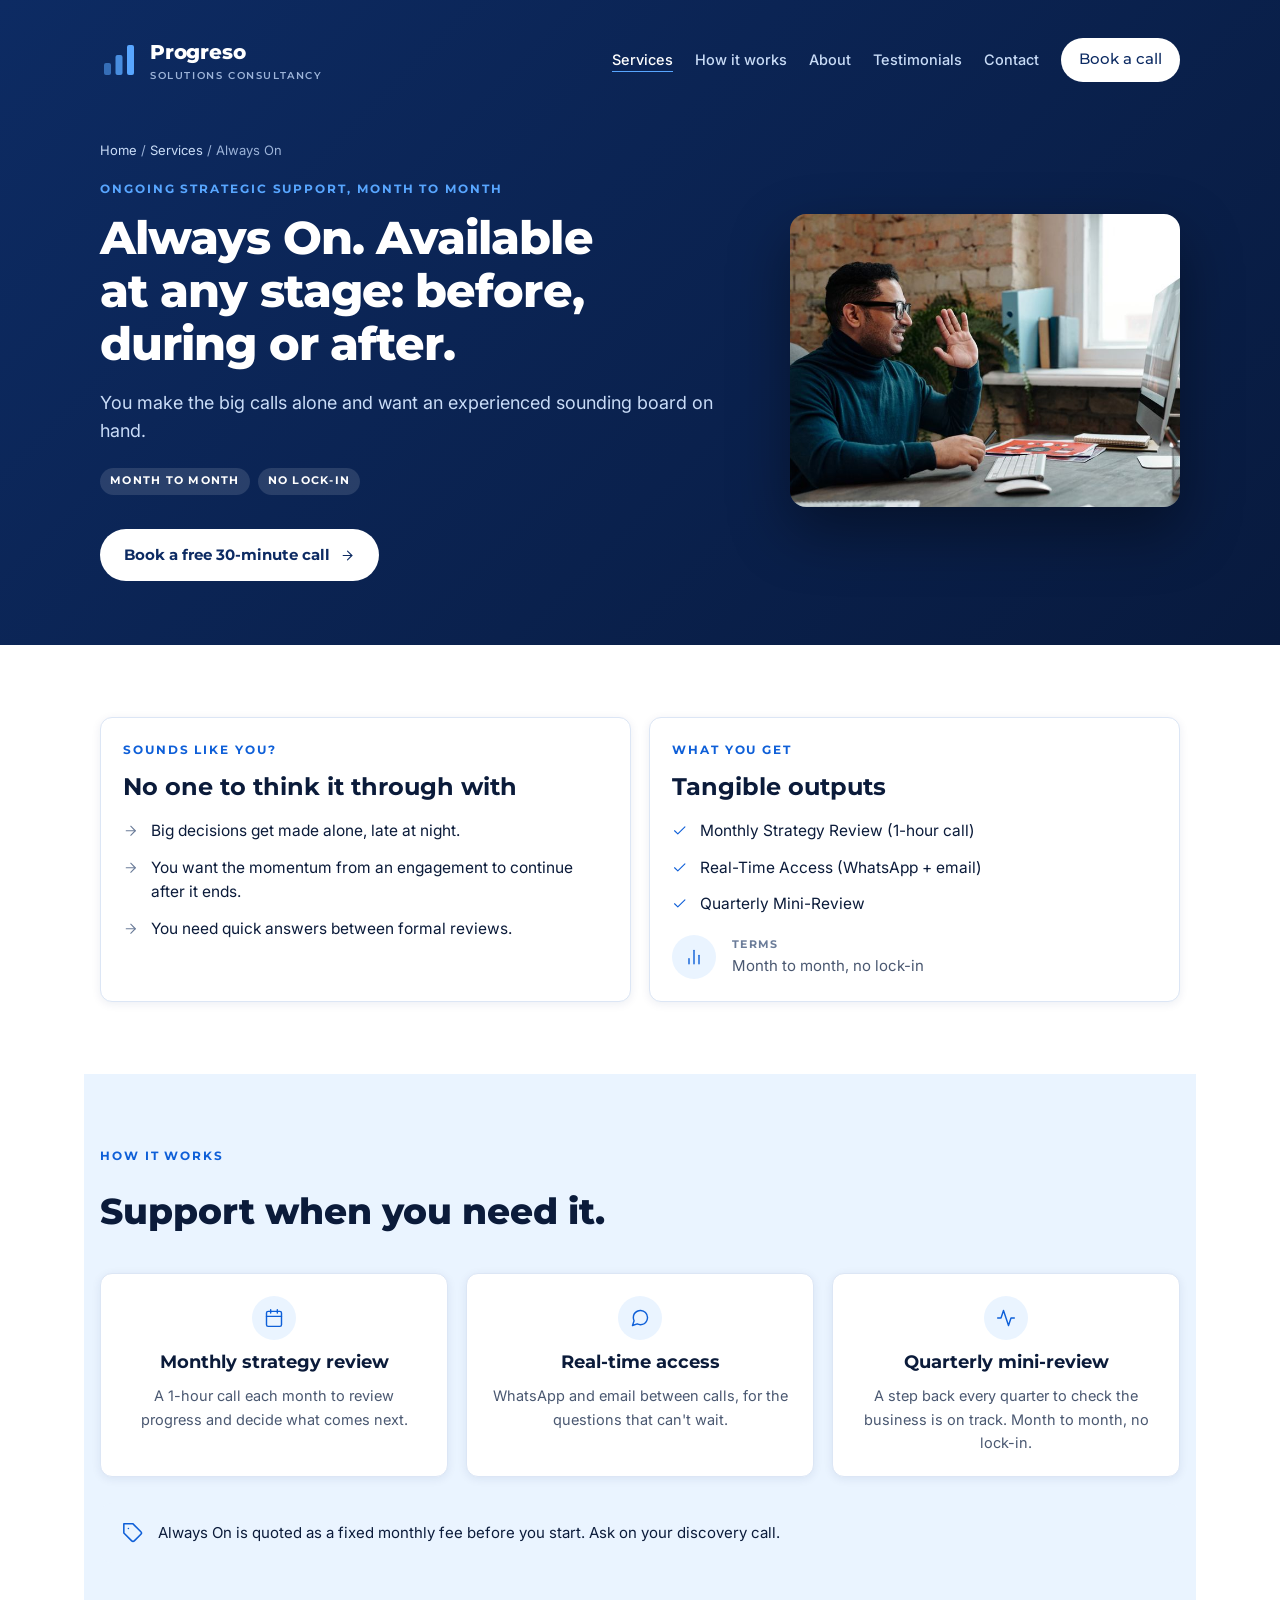
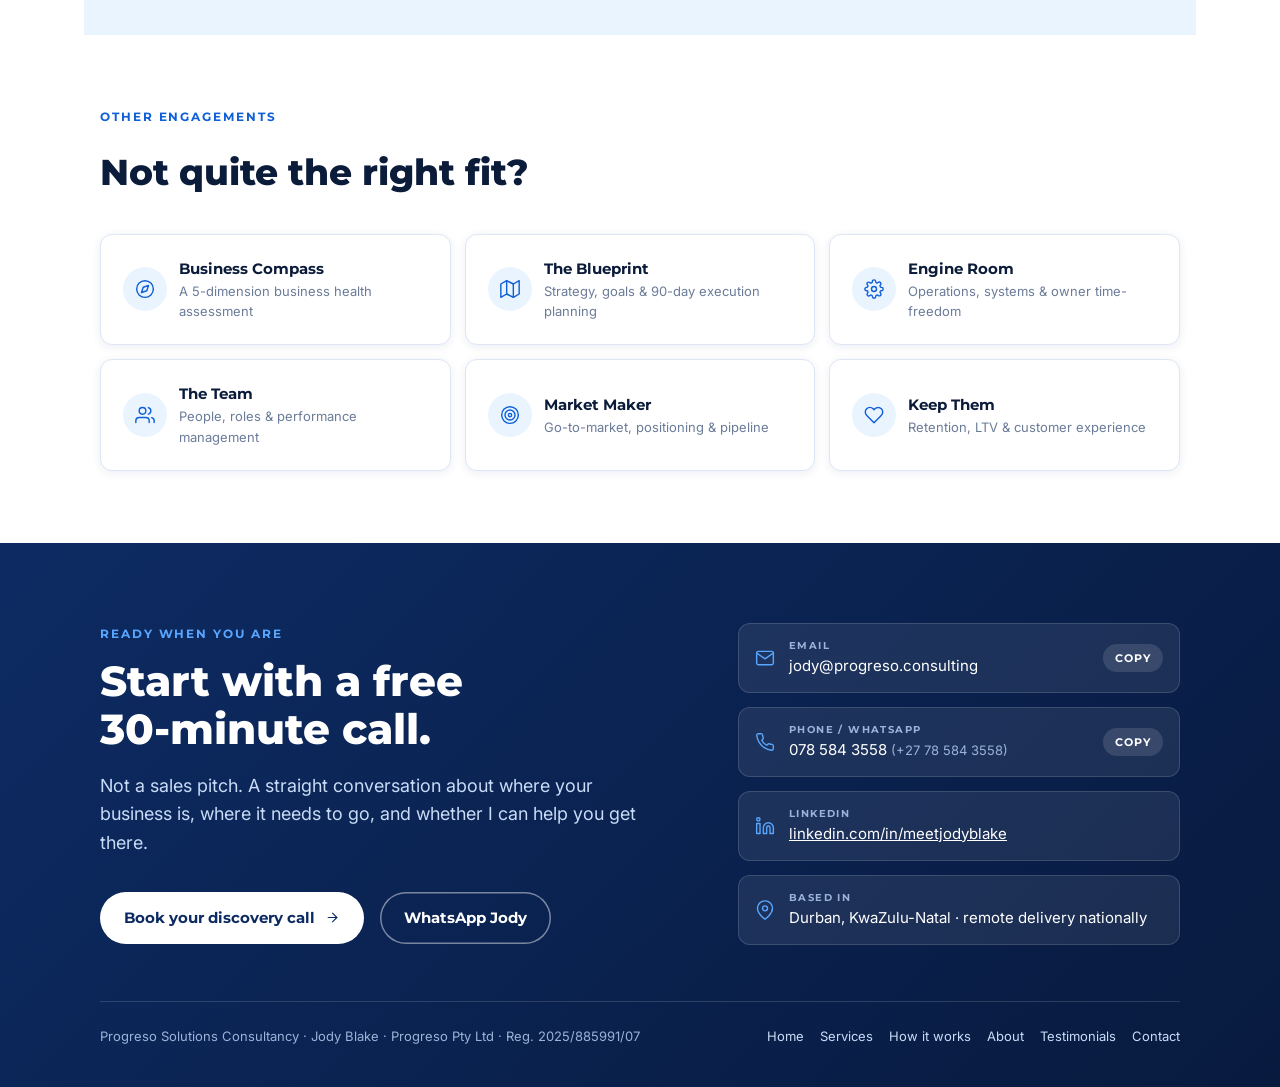
<file: always-on.html>
<!doctype html>
<html lang="en-ZA">
<head>
<meta charset="utf-8">
<meta name="viewport" content="width=device-width, initial-scale=1">
<title>Always On: Ongoing strategic support, month to month | Progreso Solutions</title>
<meta name="description" content="Always On by Progreso Solutions: ongoing strategic support, month to month for South African SME owners. Available at any stage: before, during or after. Fixed fee, measurable output.">
<link rel="canonical" href="https://progreso.consulting/always-on.html">
<meta property="og:title" content="Always On: Ongoing strategic support, month to month | Progreso Solutions">
<meta property="og:description" content="Always On by Progreso Solutions: ongoing strategic support, month to month for South African SME owners. Available at any stage: before, during or after. Fixed fee, measurable output.">
<meta property="og:type" content="website">
<link rel="preconnect" href="https://fonts.googleapis.com">
<link rel="preconnect" href="https://fonts.gstatic.com" crossorigin>
<link rel="stylesheet" href="https://fonts.googleapis.com/css2?family=Inter:wght@400;500;600&family=Montserrat:wght@600;700;800&display=swap">
<link rel="stylesheet" href="css/site.css">
</head>
<body>
<svg width="0" height="0" style="position:absolute" aria-hidden="true">
  <defs>
    <symbol id="i-compass" viewBox="0 0 24 24"><circle cx="12" cy="12" r="10"/><polygon points="16.24 7.76 14.12 14.12 7.76 16.24 9.88 9.88 16.24 7.76"/></symbol>
    <symbol id="i-map" viewBox="0 0 24 24"><polygon points="1 6 1 22 8 18 16 22 23 18 23 2 16 6 8 2 1 6"/><line x1="8" y1="2" x2="8" y2="18"/><line x1="16" y1="6" x2="16" y2="22"/></symbol>
    <symbol id="i-settings" viewBox="0 0 24 24"><circle cx="12" cy="12" r="3"/><path d="M19.4 15a1.65 1.65 0 0 0 .33 1.82l.06.06a2 2 0 0 1 0 2.83 2 2 0 0 1-2.83 0l-.06-.06a1.65 1.65 0 0 0-1.82-.33 1.65 1.65 0 0 0-1 1.51V21a2 2 0 0 1-2 2 2 2 0 0 1-2-2v-.09A1.65 1.65 0 0 0 9 19.4a1.65 1.65 0 0 0-1.82.33l-.06.06a2 2 0 0 1-2.83 0 2 2 0 0 1 0-2.83l.06-.06a1.65 1.65 0 0 0 .33-1.82 1.65 1.65 0 0 0-1.51-1H3a2 2 0 0 1-2-2 2 2 0 0 1 2-2h.09A1.65 1.65 0 0 0 4.6 9a1.65 1.65 0 0 0-.33-1.82l-.06-.06a2 2 0 0 1 0-2.83 2 2 0 0 1 2.83 0l.06.06a1.65 1.65 0 0 0 1.82.33H9a1.65 1.65 0 0 0 1-1.51V3a2 2 0 0 1 2-2 2 2 0 0 1 2 2v.09a1.65 1.65 0 0 0 1 1.51 1.65 1.65 0 0 0 1.82-.33l.06-.06a2 2 0 0 1 2.83 0 2 2 0 0 1 0 2.83l-.06.06a1.65 1.65 0 0 0-.33 1.82V9a1.65 1.65 0 0 0 1.51 1H21a2 2 0 0 1 2 2 2 2 0 0 1-2 2h-.09a1.65 1.65 0 0 0-1.51 1z"/></symbol>
    <symbol id="i-users" viewBox="0 0 24 24"><path d="M17 21v-2a4 4 0 0 0-4-4H5a4 4 0 0 0-4 4v2"/><circle cx="9" cy="7" r="4"/><path d="M23 21v-2a4 4 0 0 0-3-3.87"/><path d="M16 3.13a4 4 0 0 1 0 7.75"/></symbol>
    <symbol id="i-target" viewBox="0 0 24 24"><circle cx="12" cy="12" r="10"/><circle cx="12" cy="12" r="6"/><circle cx="12" cy="12" r="2"/></symbol>
    <symbol id="i-heart" viewBox="0 0 24 24"><path d="M20.84 4.61a5.5 5.5 0 0 0-7.78 0L12 5.67l-1.06-1.06a5.5 5.5 0 0 0-7.78 7.78l1.06 1.06L12 21.23l7.78-7.78 1.06-1.06a5.5 5.5 0 0 0 0-7.78z"/></symbol>
    <symbol id="i-buoy" viewBox="0 0 24 24"><circle cx="12" cy="12" r="10"/><circle cx="12" cy="12" r="4"/><line x1="4.93" y1="4.93" x2="9.17" y2="9.17"/><line x1="14.83" y1="14.83" x2="19.07" y2="19.07"/><line x1="14.83" y1="9.17" x2="19.07" y2="4.93"/><line x1="4.93" y1="19.07" x2="9.17" y2="14.83"/></symbol>
    <symbol id="i-shuffle" viewBox="0 0 24 24"><polyline points="16 3 21 3 21 8"/><line x1="4" y1="20" x2="21" y2="3"/><polyline points="21 16 21 21 16 21"/><line x1="15" y1="15" x2="21" y2="21"/><line x1="4" y1="4" x2="9" y2="9"/></symbol>
    <symbol id="i-repeat" viewBox="0 0 24 24"><polyline points="17 1 21 5 17 9"/><path d="M3 11V9a4 4 0 0 1 4-4h14"/><polyline points="7 23 3 19 7 15"/><path d="M21 13v2a4 4 0 0 1-4 4H3"/></symbol>
    <symbol id="i-userx" viewBox="0 0 24 24"><path d="M16 21v-2a4 4 0 0 0-4-4H5a4 4 0 0 0-4 4v2"/><circle cx="8.5" cy="7" r="4"/><line x1="18" y1="8" x2="23" y2="13"/><line x1="23" y1="8" x2="18" y2="13"/></symbol>
    <symbol id="i-down" viewBox="0 0 24 24"><polyline points="23 18 13.5 8.5 8.5 13.5 1 6"/><polyline points="17 18 23 18 23 12"/></symbol>
    <symbol id="i-logout" viewBox="0 0 24 24"><path d="M9 21H5a2 2 0 0 1-2-2V5a2 2 0 0 1 2-2h4"/><polyline points="16 17 21 12 16 7"/><line x1="21" y1="12" x2="9" y2="12"/></symbol>
    <symbol id="i-tag" viewBox="0 0 24 24"><path d="M20.59 13.41l-7.17 7.17a2 2 0 0 1-2.83 0L2 12V2h10l8.59 8.59a2 2 0 0 1 0 2.82z"/><line x1="7" y1="7" x2="7.01" y2="7"/></symbol>
    <symbol id="i-cal" viewBox="0 0 24 24"><rect x="3" y="4" width="18" height="18" rx="2" ry="2"/><line x1="16" y1="2" x2="16" y2="6"/><line x1="8" y1="2" x2="8" y2="6"/><line x1="3" y1="10" x2="21" y2="10"/></symbol>
    <symbol id="i-bars" viewBox="0 0 24 24"><line x1="18" y1="20" x2="18" y2="10"/><line x1="12" y1="20" x2="12" y2="4"/><line x1="6" y1="20" x2="6" y2="14"/></symbol>
    <symbol id="i-usercheck" viewBox="0 0 24 24"><path d="M16 21v-2a4 4 0 0 0-4-4H5a4 4 0 0 0-4 4v2"/><circle cx="8.5" cy="7" r="4"/><polyline points="17 11 19 13 23 9"/></symbol>
    <symbol id="i-check" viewBox="0 0 24 24"><polyline points="20 6 9 17 4 12"/></symbol>
    <symbol id="i-activity" viewBox="0 0 24 24"><polyline points="22 12 18 12 15 21 9 3 6 12 2 12"/></symbol>
    <symbol id="i-search" viewBox="0 0 24 24"><circle cx="11" cy="11" r="8"/><line x1="21" y1="21" x2="16.65" y2="16.65"/></symbol>
    <symbol id="i-file" viewBox="0 0 24 24"><path d="M14 2H6a2 2 0 0 0-2 2v16a2 2 0 0 0 2 2h12a2 2 0 0 0 2-2V8z"/><polyline points="14 2 14 8 20 8"/><line x1="16" y1="13" x2="8" y2="13"/><line x1="16" y1="17" x2="8" y2="17"/></symbol>
    <symbol id="i-chat" viewBox="0 0 24 24"><path d="M21 11.5a8.38 8.38 0 0 1-.9 3.8 8.5 8.5 0 0 1-7.6 4.7 8.38 8.38 0 0 1-3.8-.9L3 21l1.9-5.7a8.38 8.38 0 0 1-.9-3.8 8.5 8.5 0 0 1 4.7-7.6 8.38 8.38 0 0 1 3.8-.9h.5a8.48 8.48 0 0 1 8 8v.5z"/></symbol>
    <symbol id="i-help" viewBox="0 0 24 24"><circle cx="12" cy="12" r="10"/><path d="M9.09 9a3 3 0 0 1 5.83 1c0 2-3 3-3 3"/><line x1="12" y1="17" x2="12.01" y2="17"/></symbol>
    <symbol id="i-filter" viewBox="0 0 24 24"><polygon points="22 3 2 3 10 12.46 10 19 14 21 14 12.46 22 3"/></symbol>
    <symbol id="i-up" viewBox="0 0 24 24"><polyline points="23 6 13.5 15.5 8.5 10.5 1 18"/><polyline points="17 6 23 6 23 12"/></symbol>
    <symbol id="i-shield" viewBox="0 0 24 24"><path d="M12 22s8-4 8-10V5l-8-3-8 3v7c0 6 8 10 8 10z"/></symbol>
    <symbol id="i-zap" viewBox="0 0 24 24"><polygon points="13 2 3 14 12 14 11 22 21 10 12 10 13 2"/></symbol>
    <symbol id="i-phonecall" viewBox="0 0 24 24"><path d="M15.05 5A5 5 0 0 1 19 8.95M15.05 1A9 9 0 0 1 23 8.94"/><path d="M22 16.92v3a2 2 0 0 1-2.18 2 19.79 19.79 0 0 1-8.63-3.07 19.5 19.5 0 0 1-6-6 19.79 19.79 0 0 1-3.07-8.67A2 2 0 0 1 4.11 2h3a2 2 0 0 1 2 1.72 12.84 12.84 0 0 0 .7 2.81 2 2 0 0 1-.45 2.11L8.09 9.91a16 16 0 0 0 6 6l1.27-1.27a2 2 0 0 1 2.11-.45 12.84 12.84 0 0 0 2.81.7A2 2 0 0 1 22 16.92z"/></symbol>
    <symbol id="i-mail" viewBox="0 0 24 24"><path d="M4 4h16c1.1 0 2 .9 2 2v12c0 1.1-.9 2-2 2H4c-1.1 0-2-.9-2-2V6c0-1.1.9-2 2-2z"/><polyline points="22,6 12,13 2,6"/></symbol>
    <symbol id="i-phone" viewBox="0 0 24 24"><path d="M22 16.92v3a2 2 0 0 1-2.18 2 19.79 19.79 0 0 1-8.63-3.07 19.5 19.5 0 0 1-6-6 19.79 19.79 0 0 1-3.07-8.67A2 2 0 0 1 4.11 2h3a2 2 0 0 1 2 1.72 12.84 12.84 0 0 0 .7 2.81 2 2 0 0 1-.45 2.11L8.09 9.91a16 16 0 0 0 6 6l1.27-1.27a2 2 0 0 1 2.11-.45 12.84 12.84 0 0 0 2.81.7A2 2 0 0 1 22 16.92z"/></symbol>
    <symbol id="i-linkedin" viewBox="0 0 24 24"><path d="M16 8a6 6 0 0 1 6 6v7h-4v-7a2 2 0 0 0-2-2 2 2 0 0 0-2 2v7h-4v-7a6 6 0 0 1 6-6z"/><rect x="2" y="9" width="4" height="12"/><circle cx="4" cy="4" r="2"/></symbol>
    <symbol id="i-pin" viewBox="0 0 24 24"><path d="M21 10c0 7-9 13-9 13s-9-6-9-13a9 9 0 0 1 18 0z"/><circle cx="12" cy="10" r="3"/></symbol>
    <symbol id="i-arrow" viewBox="0 0 24 24"><line x1="5" y1="12" x2="19" y2="12"/><polyline points="12 5 19 12 12 19"/></symbol>
    <symbol id="i-star" viewBox="0 0 24 24"><polygon points="12 2 15.09 8.26 22 9.27 17 14.14 18.18 21.02 12 17.77 5.82 21.02 7 14.14 2 9.27 8.91 8.26 12 2"/></symbol>
  </defs>
</svg>

<header class="band page-hero">
  <div class="wrap">
    <div class="topbar">
      <a class="brand" href="index.html" aria-label="Progreso Solutions Consultancy, home">
        <svg width="38" height="38" viewBox="0 0 38 38" aria-hidden="true"><rect x="4" y="22" width="7" height="12" rx="2" fill="#58A6FF" opacity=".55"/><rect x="15.5" y="14" width="7" height="20" rx="2" fill="#58A6FF" opacity=".8"/><rect x="27" y="4" width="7" height="30" rx="2" fill="#58A6FF"/></svg>
        <span>Progreso<small>Solutions Consultancy</small></span>
      </a>
      <nav class="nav" aria-label="Main"><a href="services.html" aria-current="page">Services</a><a href="how-it-works.html">How it works</a><a href="about.html">About</a><a href="testimonials.html">Testimonials</a><a href="contact.html">Contact</a><a class="btn btn-sm" href="contact.html">Book a call</a></nav>
      <details class="menu"><summary>Menu</summary><nav class="menu-panel" aria-label="Main"><a href="index.html">Home</a><a href="services.html">Services</a><a href="how-it-works.html">How it works</a><a href="about.html">About</a><a href="testimonials.html">Testimonials</a><a href="contact.html">Contact</a></nav></details>
    </div>
    <div class="hero-grid">
      <div>
        <div class="crumbs"><a href="index.html">Home</a> / <a href="services.html">Services</a> / Always On</div>
        <div class="eyebrow">Ongoing strategic support, month to month</div>
        <h1>Always On. Available at any stage: before, during or after.</h1>
        <p class="sub">You make the big calls alone and want an experienced sounding board on hand.</p>
        <div class="meta"><span class="pill">Month to month</span><span class="pill">No lock-in</span></div><div class="hero-cta"><a class="btn" href="contact.html" data-book>Book a free 30-minute call <svg class="ico" width="18" height="18"><use href="#i-arrow"/></svg></a></div>
      </div>
      <figure class="node-hero-img"><img src="images/node-always-on.jpg" width="800" height="533" alt="A business owner on a video call with his adviser"></figure>
    </div>
  </div>
</header>

<main class="wrap">

<section>
  <div class="two">
    <div class="card">
      <div class="eyebrow">Sounds like you?</div>
      <h2 style="font-size:24px;margin-bottom:18px">No one to think it through with</h2>
      <ul class="checks symptoms"><li><svg class="ico" width="16" height="16"><use href="#i-arrow"/></svg>Big decisions get made alone, late at night.</li><li><svg class="ico" width="16" height="16"><use href="#i-arrow"/></svg>You want the momentum from an engagement to continue after it ends.</li><li><svg class="ico" width="16" height="16"><use href="#i-arrow"/></svg>You need quick answers between formal reviews.</li></ul>
    </div>
    <div class="card">
      <div class="eyebrow">What you get</div>
      <h2 style="font-size:24px;margin-bottom:18px">Tangible outputs</h2>
      <ul class="checks"><li><svg class="ico" width="16" height="16"><use href="#i-check"/></svg>Monthly Strategy Review (1-hour call)</li><li><svg class="ico" width="16" height="16"><use href="#i-check"/></svg>Real-Time Access (WhatsApp + email)</li><li><svg class="ico" width="16" height="16"><use href="#i-check"/></svg>Quarterly Mini-Review</li></ul>
      <div class="measure"><div class="circle"><svg class="ico"><use href="#i-bars"/></svg></div><p><b>Terms</b>Month to month, no lock-in</p></div>
    </div>
  </div>
</section>

<section class="alt">
  <div class="wrap">
    <div class="sec-head"><div class="eyebrow">How it works</div><h2>Support when you need it.</h2></div>
    <div class="steps">
      <article class="card step"><div class="circle"><svg class="ico"><use href="#i-cal"/></svg></div><h3>Monthly strategy review</h3><p>A 1-hour call each month to review progress and decide what comes next.</p></article>
      <article class="card step"><div class="circle"><svg class="ico"><use href="#i-chat"/></svg></div><h3>Real-time access</h3><p>WhatsApp and email between calls, for the questions that can't wait.</p></article>
      <article class="card step"><div class="circle"><svg class="ico"><use href="#i-activity"/></svg></div><h3>Quarterly mini-review</h3><p>A step back every quarter to check the business is on track. Month to month, no lock-in.</p></article>
    </div>
    <div class="quoteonly"><svg class="ico"><use href="#i-tag"/></svg><p>Always On is quoted as a fixed monthly fee before you start. Ask on your discovery call.</p></div>
  </div>
</section>

<section>
  <div class="sec-head"><div class="eyebrow">Other engagements</div><h2>Not quite the right fit?</h2></div>
  <div class="mini-grid">
    <a class="card mini" href="business-compass.html"><div class="circle"><svg class="ico"><use href="#i-compass"/></svg></div><span>Business Compass<small>A 5-dimension business health assessment</small></span></a><a class="card mini" href="blueprint.html"><div class="circle"><svg class="ico"><use href="#i-map"/></svg></div><span>The Blueprint<small>Strategy, goals &amp; 90-day execution planning</small></span></a><a class="card mini" href="engine-room.html"><div class="circle"><svg class="ico"><use href="#i-settings"/></svg></div><span>Engine Room<small>Operations, systems &amp; owner time-freedom</small></span></a><a class="card mini" href="the-team.html"><div class="circle"><svg class="ico"><use href="#i-users"/></svg></div><span>The Team<small>People, roles &amp; performance management</small></span></a><a class="card mini" href="market-maker.html"><div class="circle"><svg class="ico"><use href="#i-target"/></svg></div><span>Market Maker<small>Go-to-market, positioning &amp; pipeline</small></span></a><a class="card mini" href="keep-them.html"><div class="circle"><svg class="ico"><use href="#i-heart"/></svg></div><span>Keep Them<small>Retention, LTV &amp; customer experience</small></span></a>
  </div>
</section>

</main>

<footer class="band close" id="contact">
  <div class="wrap">
    <div class="close-grid">
      <div>
        <div class="eyebrow">Ready when you are</div>
        <h2>Start with a free 30-minute call.</h2>
        <p class="lead">Not a sales pitch. A straight conversation about where your business is, where it needs to go, and whether I can help you get there.</p>
        <div class="hero-cta">
          <a class="btn" href="contact.html" data-book>Book your discovery call <svg class="ico" width="18" height="18"><use href="#i-arrow"/></svg></a>
          <a class="btn btn-ghost" href="https://wa.me/27785843558?text=Hi%20Jody%2C%20I%27d%20like%20to%20chat%20about%20my%20business." rel="noopener">WhatsApp Jody</a>
        </div>
      </div>
      <div class="contact">
        <div class="crow"><svg class="ico"><use href="#i-mail"/></svg><div><small>Email</small><span>jody@progreso.consulting</span></div><button class="copy" type="button" data-copy="jody@progreso.consulting">Copy</button></div>
        <div class="crow"><svg class="ico"><use href="#i-phone"/></svg><div><small>Phone / WhatsApp</small><span>078 584 3558</span> <span style="color:var(--on-band-mute);font-size:13px">(+27 78 584 3558)</span></div><button class="copy" type="button" data-copy="078 584 3558">Copy</button></div>
        <div class="crow"><svg class="ico"><use href="#i-linkedin"/></svg><div><small>LinkedIn</small><a href="https://linkedin.com/in/meetjodyblake" rel="noopener">linkedin.com/in/meetjodyblake</a></div></div>
        <div class="crow"><svg class="ico"><use href="#i-pin"/></svg><div><small>Based in</small>Durban, KwaZulu-Natal · remote delivery nationally</div></div>
      </div>
    </div>
    <div class="foot"><span>Progreso Solutions Consultancy · Jody Blake · Progreso Pty Ltd · Reg. 2025/885991/07</span><nav aria-label="Footer"><a href="index.html">Home</a><a href="services.html">Services</a><a href="how-it-works.html">How it works</a><a href="about.html">About</a><a href="testimonials.html">Testimonials</a><a href="contact.html">Contact</a></nav></div>
  </div>
</footer>
<div class="sticky-cta"><a class="btn" href="contact.html" data-book>Book a call</a><a class="btn btn-ghost" href="https://wa.me/27785843558?text=Hi%20Jody%2C%20I%27d%20like%20to%20chat%20about%20my%20business." rel="noopener">WhatsApp</a></div>
<script src="js/site.js"></script>
</body>
</html>
</file>
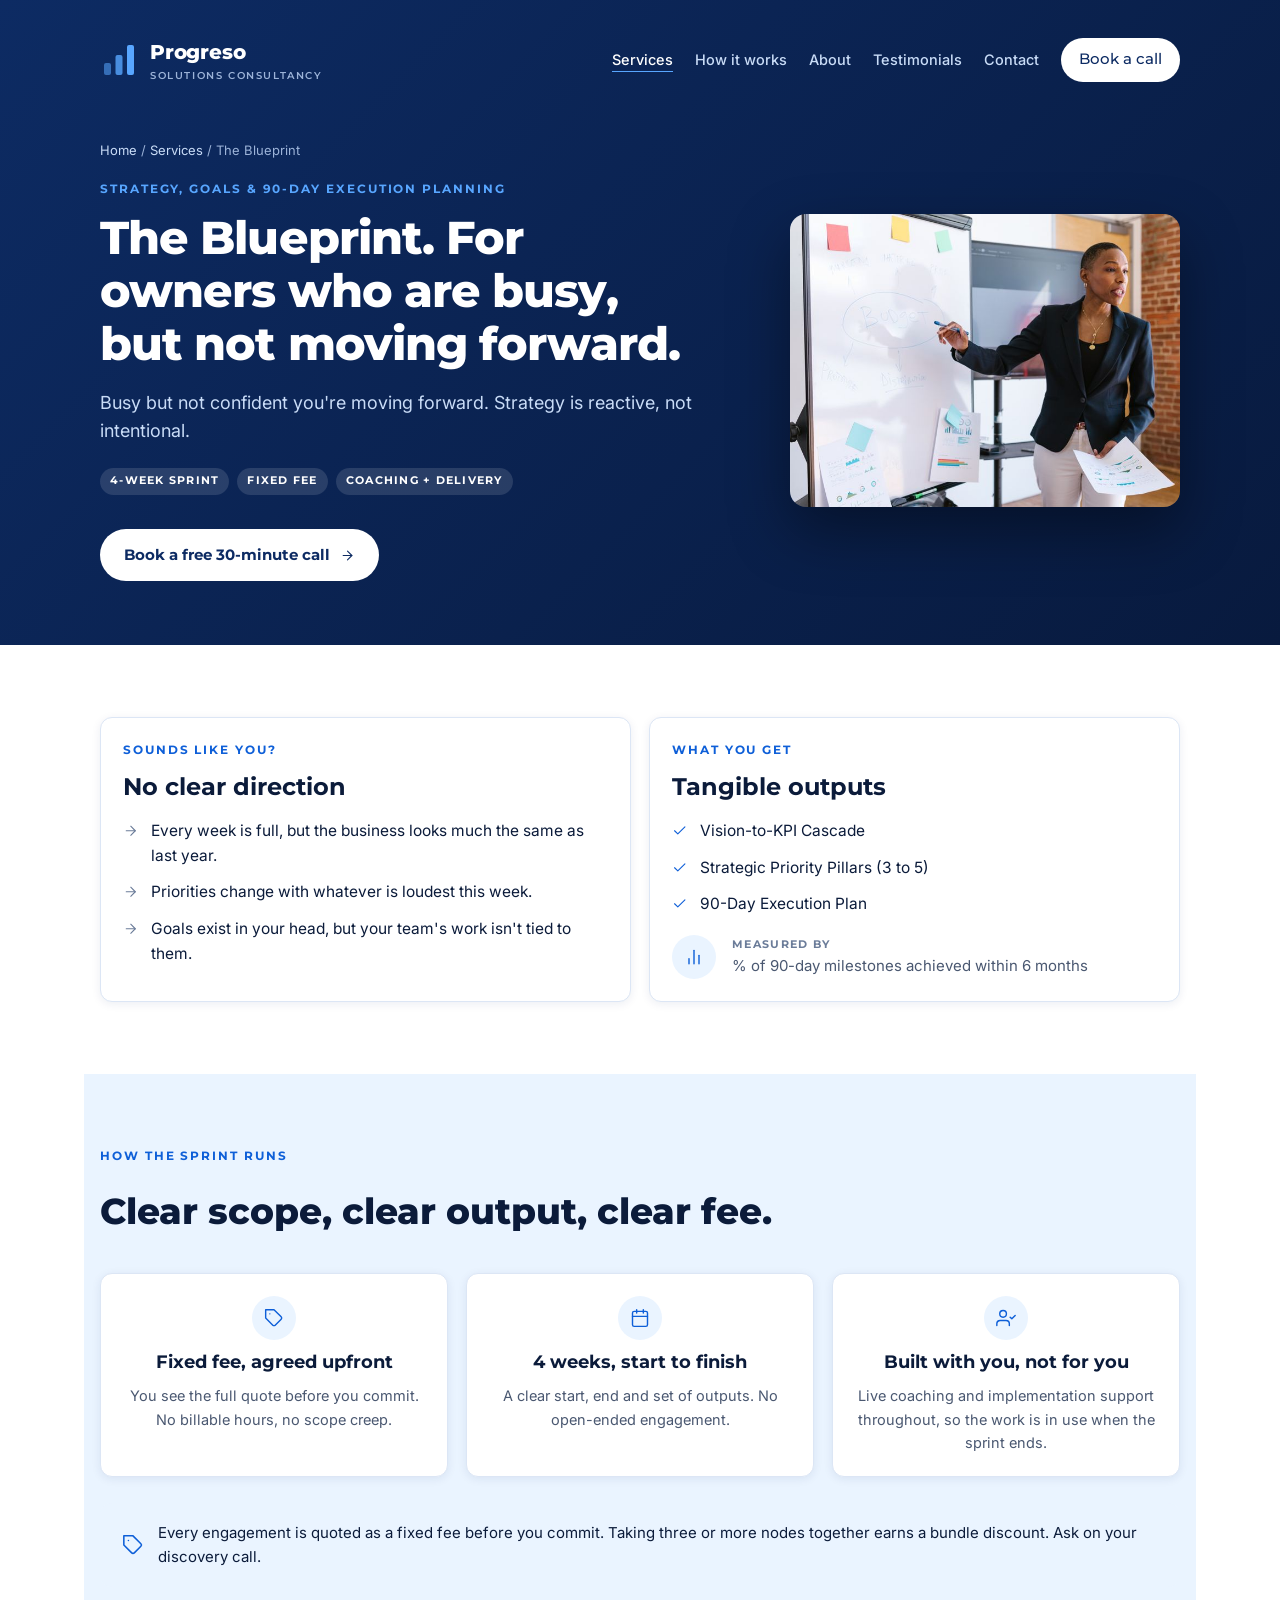
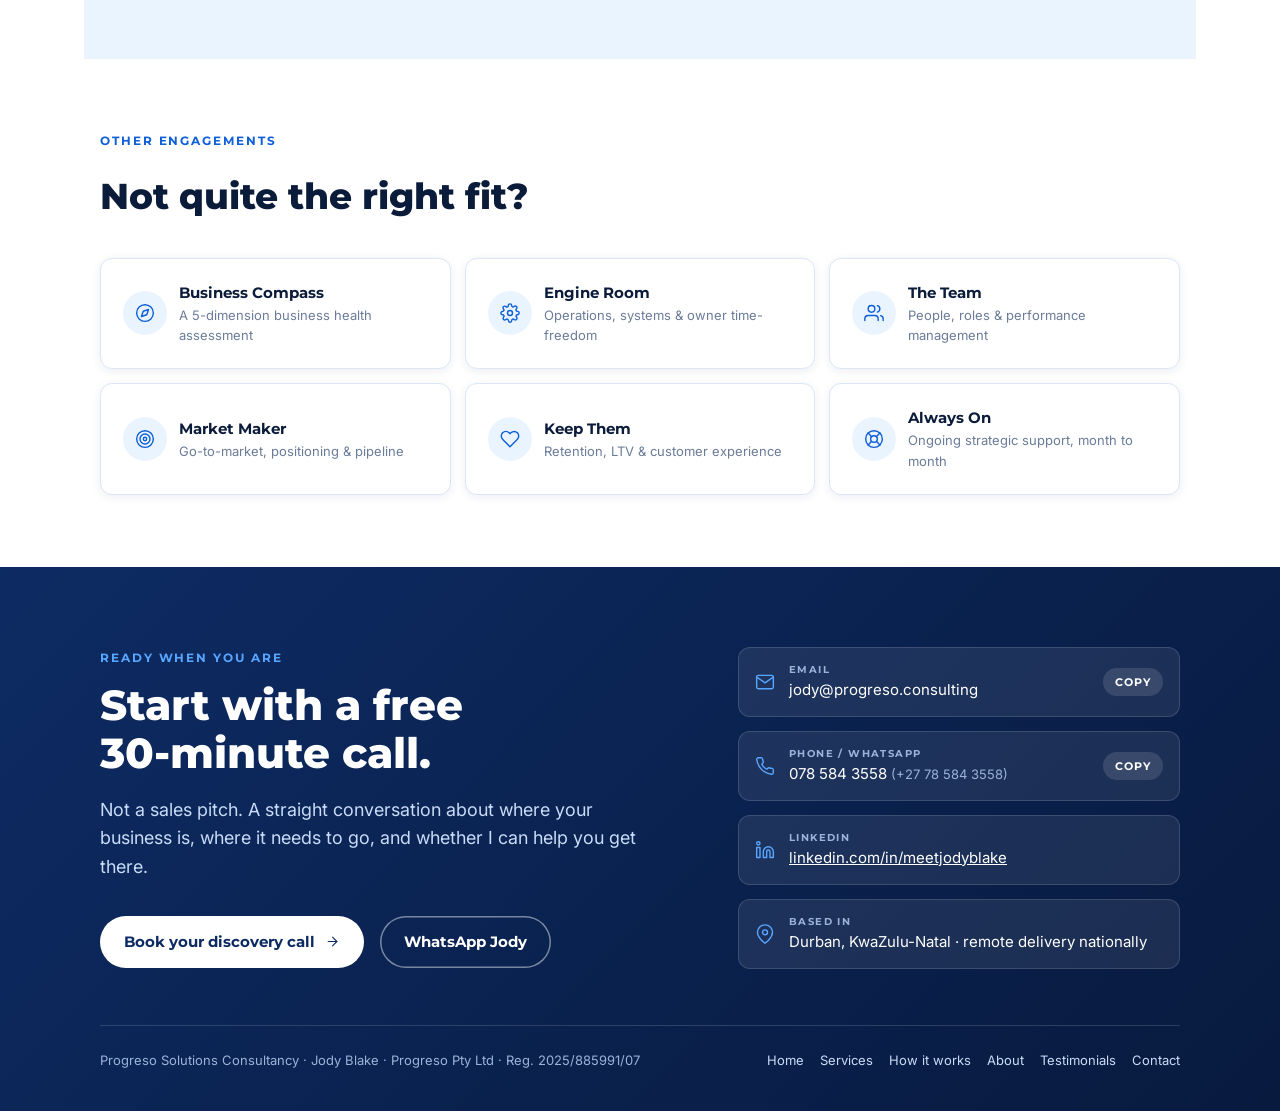
<file: blueprint.html>
<!doctype html>
<html lang="en-ZA">
<head>
<meta charset="utf-8">
<meta name="viewport" content="width=device-width, initial-scale=1">
<title>The Blueprint: Strategy, goals & 90-day execution planning | Progreso Solutions</title>
<meta name="description" content="The Blueprint by Progreso Solutions: strategy, goals & 90-day execution planning for South African SME owners. For owners who are busy, but not moving forward. Fixed fee, measurable output.">
<link rel="canonical" href="https://progreso.consulting/blueprint.html">
<meta property="og:title" content="The Blueprint: Strategy, goals & 90-day execution planning | Progreso Solutions">
<meta property="og:description" content="The Blueprint by Progreso Solutions: strategy, goals & 90-day execution planning for South African SME owners. For owners who are busy, but not moving forward. Fixed fee, measurable output.">
<meta property="og:type" content="website">
<link rel="preconnect" href="https://fonts.googleapis.com">
<link rel="preconnect" href="https://fonts.gstatic.com" crossorigin>
<link rel="stylesheet" href="https://fonts.googleapis.com/css2?family=Inter:wght@400;500;600&family=Montserrat:wght@600;700;800&display=swap">
<link rel="stylesheet" href="css/site.css">
</head>
<body>
<svg width="0" height="0" style="position:absolute" aria-hidden="true">
  <defs>
    <symbol id="i-compass" viewBox="0 0 24 24"><circle cx="12" cy="12" r="10"/><polygon points="16.24 7.76 14.12 14.12 7.76 16.24 9.88 9.88 16.24 7.76"/></symbol>
    <symbol id="i-map" viewBox="0 0 24 24"><polygon points="1 6 1 22 8 18 16 22 23 18 23 2 16 6 8 2 1 6"/><line x1="8" y1="2" x2="8" y2="18"/><line x1="16" y1="6" x2="16" y2="22"/></symbol>
    <symbol id="i-settings" viewBox="0 0 24 24"><circle cx="12" cy="12" r="3"/><path d="M19.4 15a1.65 1.65 0 0 0 .33 1.82l.06.06a2 2 0 0 1 0 2.83 2 2 0 0 1-2.83 0l-.06-.06a1.65 1.65 0 0 0-1.82-.33 1.65 1.65 0 0 0-1 1.51V21a2 2 0 0 1-2 2 2 2 0 0 1-2-2v-.09A1.65 1.65 0 0 0 9 19.4a1.65 1.65 0 0 0-1.82.33l-.06.06a2 2 0 0 1-2.83 0 2 2 0 0 1 0-2.83l.06-.06a1.65 1.65 0 0 0 .33-1.82 1.65 1.65 0 0 0-1.51-1H3a2 2 0 0 1-2-2 2 2 0 0 1 2-2h.09A1.65 1.65 0 0 0 4.6 9a1.65 1.65 0 0 0-.33-1.82l-.06-.06a2 2 0 0 1 0-2.83 2 2 0 0 1 2.83 0l.06.06a1.65 1.65 0 0 0 1.82.33H9a1.65 1.65 0 0 0 1-1.51V3a2 2 0 0 1 2-2 2 2 0 0 1 2 2v.09a1.65 1.65 0 0 0 1 1.51 1.65 1.65 0 0 0 1.82-.33l.06-.06a2 2 0 0 1 2.83 0 2 2 0 0 1 0 2.83l-.06.06a1.65 1.65 0 0 0-.33 1.82V9a1.65 1.65 0 0 0 1.51 1H21a2 2 0 0 1 2 2 2 2 0 0 1-2 2h-.09a1.65 1.65 0 0 0-1.51 1z"/></symbol>
    <symbol id="i-users" viewBox="0 0 24 24"><path d="M17 21v-2a4 4 0 0 0-4-4H5a4 4 0 0 0-4 4v2"/><circle cx="9" cy="7" r="4"/><path d="M23 21v-2a4 4 0 0 0-3-3.87"/><path d="M16 3.13a4 4 0 0 1 0 7.75"/></symbol>
    <symbol id="i-target" viewBox="0 0 24 24"><circle cx="12" cy="12" r="10"/><circle cx="12" cy="12" r="6"/><circle cx="12" cy="12" r="2"/></symbol>
    <symbol id="i-heart" viewBox="0 0 24 24"><path d="M20.84 4.61a5.5 5.5 0 0 0-7.78 0L12 5.67l-1.06-1.06a5.5 5.5 0 0 0-7.78 7.78l1.06 1.06L12 21.23l7.78-7.78 1.06-1.06a5.5 5.5 0 0 0 0-7.78z"/></symbol>
    <symbol id="i-buoy" viewBox="0 0 24 24"><circle cx="12" cy="12" r="10"/><circle cx="12" cy="12" r="4"/><line x1="4.93" y1="4.93" x2="9.17" y2="9.17"/><line x1="14.83" y1="14.83" x2="19.07" y2="19.07"/><line x1="14.83" y1="9.17" x2="19.07" y2="4.93"/><line x1="4.93" y1="19.07" x2="9.17" y2="14.83"/></symbol>
    <symbol id="i-shuffle" viewBox="0 0 24 24"><polyline points="16 3 21 3 21 8"/><line x1="4" y1="20" x2="21" y2="3"/><polyline points="21 16 21 21 16 21"/><line x1="15" y1="15" x2="21" y2="21"/><line x1="4" y1="4" x2="9" y2="9"/></symbol>
    <symbol id="i-repeat" viewBox="0 0 24 24"><polyline points="17 1 21 5 17 9"/><path d="M3 11V9a4 4 0 0 1 4-4h14"/><polyline points="7 23 3 19 7 15"/><path d="M21 13v2a4 4 0 0 1-4 4H3"/></symbol>
    <symbol id="i-userx" viewBox="0 0 24 24"><path d="M16 21v-2a4 4 0 0 0-4-4H5a4 4 0 0 0-4 4v2"/><circle cx="8.5" cy="7" r="4"/><line x1="18" y1="8" x2="23" y2="13"/><line x1="23" y1="8" x2="18" y2="13"/></symbol>
    <symbol id="i-down" viewBox="0 0 24 24"><polyline points="23 18 13.5 8.5 8.5 13.5 1 6"/><polyline points="17 18 23 18 23 12"/></symbol>
    <symbol id="i-logout" viewBox="0 0 24 24"><path d="M9 21H5a2 2 0 0 1-2-2V5a2 2 0 0 1 2-2h4"/><polyline points="16 17 21 12 16 7"/><line x1="21" y1="12" x2="9" y2="12"/></symbol>
    <symbol id="i-tag" viewBox="0 0 24 24"><path d="M20.59 13.41l-7.17 7.17a2 2 0 0 1-2.83 0L2 12V2h10l8.59 8.59a2 2 0 0 1 0 2.82z"/><line x1="7" y1="7" x2="7.01" y2="7"/></symbol>
    <symbol id="i-cal" viewBox="0 0 24 24"><rect x="3" y="4" width="18" height="18" rx="2" ry="2"/><line x1="16" y1="2" x2="16" y2="6"/><line x1="8" y1="2" x2="8" y2="6"/><line x1="3" y1="10" x2="21" y2="10"/></symbol>
    <symbol id="i-bars" viewBox="0 0 24 24"><line x1="18" y1="20" x2="18" y2="10"/><line x1="12" y1="20" x2="12" y2="4"/><line x1="6" y1="20" x2="6" y2="14"/></symbol>
    <symbol id="i-usercheck" viewBox="0 0 24 24"><path d="M16 21v-2a4 4 0 0 0-4-4H5a4 4 0 0 0-4 4v2"/><circle cx="8.5" cy="7" r="4"/><polyline points="17 11 19 13 23 9"/></symbol>
    <symbol id="i-check" viewBox="0 0 24 24"><polyline points="20 6 9 17 4 12"/></symbol>
    <symbol id="i-activity" viewBox="0 0 24 24"><polyline points="22 12 18 12 15 21 9 3 6 12 2 12"/></symbol>
    <symbol id="i-search" viewBox="0 0 24 24"><circle cx="11" cy="11" r="8"/><line x1="21" y1="21" x2="16.65" y2="16.65"/></symbol>
    <symbol id="i-file" viewBox="0 0 24 24"><path d="M14 2H6a2 2 0 0 0-2 2v16a2 2 0 0 0 2 2h12a2 2 0 0 0 2-2V8z"/><polyline points="14 2 14 8 20 8"/><line x1="16" y1="13" x2="8" y2="13"/><line x1="16" y1="17" x2="8" y2="17"/></symbol>
    <symbol id="i-chat" viewBox="0 0 24 24"><path d="M21 11.5a8.38 8.38 0 0 1-.9 3.8 8.5 8.5 0 0 1-7.6 4.7 8.38 8.38 0 0 1-3.8-.9L3 21l1.9-5.7a8.38 8.38 0 0 1-.9-3.8 8.5 8.5 0 0 1 4.7-7.6 8.38 8.38 0 0 1 3.8-.9h.5a8.48 8.48 0 0 1 8 8v.5z"/></symbol>
    <symbol id="i-help" viewBox="0 0 24 24"><circle cx="12" cy="12" r="10"/><path d="M9.09 9a3 3 0 0 1 5.83 1c0 2-3 3-3 3"/><line x1="12" y1="17" x2="12.01" y2="17"/></symbol>
    <symbol id="i-filter" viewBox="0 0 24 24"><polygon points="22 3 2 3 10 12.46 10 19 14 21 14 12.46 22 3"/></symbol>
    <symbol id="i-up" viewBox="0 0 24 24"><polyline points="23 6 13.5 15.5 8.5 10.5 1 18"/><polyline points="17 6 23 6 23 12"/></symbol>
    <symbol id="i-shield" viewBox="0 0 24 24"><path d="M12 22s8-4 8-10V5l-8-3-8 3v7c0 6 8 10 8 10z"/></symbol>
    <symbol id="i-zap" viewBox="0 0 24 24"><polygon points="13 2 3 14 12 14 11 22 21 10 12 10 13 2"/></symbol>
    <symbol id="i-phonecall" viewBox="0 0 24 24"><path d="M15.05 5A5 5 0 0 1 19 8.95M15.05 1A9 9 0 0 1 23 8.94"/><path d="M22 16.92v3a2 2 0 0 1-2.18 2 19.79 19.79 0 0 1-8.63-3.07 19.5 19.5 0 0 1-6-6 19.79 19.79 0 0 1-3.07-8.67A2 2 0 0 1 4.11 2h3a2 2 0 0 1 2 1.72 12.84 12.84 0 0 0 .7 2.81 2 2 0 0 1-.45 2.11L8.09 9.91a16 16 0 0 0 6 6l1.27-1.27a2 2 0 0 1 2.11-.45 12.84 12.84 0 0 0 2.81.7A2 2 0 0 1 22 16.92z"/></symbol>
    <symbol id="i-mail" viewBox="0 0 24 24"><path d="M4 4h16c1.1 0 2 .9 2 2v12c0 1.1-.9 2-2 2H4c-1.1 0-2-.9-2-2V6c0-1.1.9-2 2-2z"/><polyline points="22,6 12,13 2,6"/></symbol>
    <symbol id="i-phone" viewBox="0 0 24 24"><path d="M22 16.92v3a2 2 0 0 1-2.18 2 19.79 19.79 0 0 1-8.63-3.07 19.5 19.5 0 0 1-6-6 19.79 19.79 0 0 1-3.07-8.67A2 2 0 0 1 4.11 2h3a2 2 0 0 1 2 1.72 12.84 12.84 0 0 0 .7 2.81 2 2 0 0 1-.45 2.11L8.09 9.91a16 16 0 0 0 6 6l1.27-1.27a2 2 0 0 1 2.11-.45 12.84 12.84 0 0 0 2.81.7A2 2 0 0 1 22 16.92z"/></symbol>
    <symbol id="i-linkedin" viewBox="0 0 24 24"><path d="M16 8a6 6 0 0 1 6 6v7h-4v-7a2 2 0 0 0-2-2 2 2 0 0 0-2 2v7h-4v-7a6 6 0 0 1 6-6z"/><rect x="2" y="9" width="4" height="12"/><circle cx="4" cy="4" r="2"/></symbol>
    <symbol id="i-pin" viewBox="0 0 24 24"><path d="M21 10c0 7-9 13-9 13s-9-6-9-13a9 9 0 0 1 18 0z"/><circle cx="12" cy="10" r="3"/></symbol>
    <symbol id="i-arrow" viewBox="0 0 24 24"><line x1="5" y1="12" x2="19" y2="12"/><polyline points="12 5 19 12 12 19"/></symbol>
    <symbol id="i-star" viewBox="0 0 24 24"><polygon points="12 2 15.09 8.26 22 9.27 17 14.14 18.18 21.02 12 17.77 5.82 21.02 7 14.14 2 9.27 8.91 8.26 12 2"/></symbol>
  </defs>
</svg>

<header class="band page-hero">
  <div class="wrap">
    <div class="topbar">
      <a class="brand" href="index.html" aria-label="Progreso Solutions Consultancy, home">
        <svg width="38" height="38" viewBox="0 0 38 38" aria-hidden="true"><rect x="4" y="22" width="7" height="12" rx="2" fill="#58A6FF" opacity=".55"/><rect x="15.5" y="14" width="7" height="20" rx="2" fill="#58A6FF" opacity=".8"/><rect x="27" y="4" width="7" height="30" rx="2" fill="#58A6FF"/></svg>
        <span>Progreso<small>Solutions Consultancy</small></span>
      </a>
      <nav class="nav" aria-label="Main"><a href="services.html" aria-current="page">Services</a><a href="how-it-works.html">How it works</a><a href="about.html">About</a><a href="testimonials.html">Testimonials</a><a href="contact.html">Contact</a><a class="btn btn-sm" href="contact.html">Book a call</a></nav>
      <details class="menu"><summary>Menu</summary><nav class="menu-panel" aria-label="Main"><a href="index.html">Home</a><a href="services.html">Services</a><a href="how-it-works.html">How it works</a><a href="about.html">About</a><a href="testimonials.html">Testimonials</a><a href="contact.html">Contact</a></nav></details>
    </div>
    <div class="hero-grid">
      <div>
        <div class="crumbs"><a href="index.html">Home</a> / <a href="services.html">Services</a> / The Blueprint</div>
        <div class="eyebrow">Strategy, goals &amp; 90-day execution planning</div>
        <h1>The Blueprint. For owners who are busy, but not moving forward.</h1>
        <p class="sub">Busy but not confident you're moving forward. Strategy is reactive, not intentional.</p>
        <div class="meta"><span class="pill">4-week sprint</span><span class="pill">Fixed fee</span><span class="pill">Coaching + delivery</span></div><div class="hero-cta"><a class="btn" href="contact.html" data-book>Book a free 30-minute call <svg class="ico" width="18" height="18"><use href="#i-arrow"/></svg></a></div>
      </div>
      <figure class="node-hero-img"><img src="images/node-blueprint.jpg" width="800" height="533" alt="Planning a strategy on a whiteboard"></figure>
    </div>
  </div>
</header>

<main class="wrap">

<section>
  <div class="two">
    <div class="card">
      <div class="eyebrow">Sounds like you?</div>
      <h2 style="font-size:24px;margin-bottom:18px">No clear direction</h2>
      <ul class="checks symptoms"><li><svg class="ico" width="16" height="16"><use href="#i-arrow"/></svg>Every week is full, but the business looks much the same as last year.</li><li><svg class="ico" width="16" height="16"><use href="#i-arrow"/></svg>Priorities change with whatever is loudest this week.</li><li><svg class="ico" width="16" height="16"><use href="#i-arrow"/></svg>Goals exist in your head, but your team's work isn't tied to them.</li></ul>
    </div>
    <div class="card">
      <div class="eyebrow">What you get</div>
      <h2 style="font-size:24px;margin-bottom:18px">Tangible outputs</h2>
      <ul class="checks"><li><svg class="ico" width="16" height="16"><use href="#i-check"/></svg>Vision-to-KPI Cascade</li><li><svg class="ico" width="16" height="16"><use href="#i-check"/></svg>Strategic Priority Pillars (3 to 5)</li><li><svg class="ico" width="16" height="16"><use href="#i-check"/></svg>90-Day Execution Plan</li></ul>
      <div class="measure"><div class="circle"><svg class="ico"><use href="#i-bars"/></svg></div><p><b>Measured by</b>% of 90-day milestones achieved within 6 months</p></div>
    </div>
  </div>
</section>

<section class="alt">
  <div class="wrap">
    <div class="sec-head"><div class="eyebrow">How the sprint runs</div><h2>Clear scope, clear output, clear fee.</h2></div>
    <div class="steps">
      <article class="card step"><div class="circle"><svg class="ico"><use href="#i-tag"/></svg></div><h3>Fixed fee, agreed upfront</h3><p>You see the full quote before you commit. No billable hours, no scope creep.</p></article>
      <article class="card step"><div class="circle"><svg class="ico"><use href="#i-cal"/></svg></div><h3>4 weeks, start to finish</h3><p>A clear start, end and set of outputs. No open-ended engagement.</p></article>
      <article class="card step"><div class="circle"><svg class="ico"><use href="#i-usercheck"/></svg></div><h3>Built with you, not for you</h3><p>Live coaching and implementation support throughout, so the work is in use when the sprint ends.</p></article>
    </div>
    <div class="quoteonly"><svg class="ico"><use href="#i-tag"/></svg><p>Every engagement is quoted as a fixed fee before you commit. Taking three or more nodes together earns a bundle discount. Ask on your discovery call.</p></div>
  </div>
</section>

<section>
  <div class="sec-head"><div class="eyebrow">Other engagements</div><h2>Not quite the right fit?</h2></div>
  <div class="mini-grid">
    <a class="card mini" href="business-compass.html"><div class="circle"><svg class="ico"><use href="#i-compass"/></svg></div><span>Business Compass<small>A 5-dimension business health assessment</small></span></a><a class="card mini" href="engine-room.html"><div class="circle"><svg class="ico"><use href="#i-settings"/></svg></div><span>Engine Room<small>Operations, systems &amp; owner time-freedom</small></span></a><a class="card mini" href="the-team.html"><div class="circle"><svg class="ico"><use href="#i-users"/></svg></div><span>The Team<small>People, roles &amp; performance management</small></span></a><a class="card mini" href="market-maker.html"><div class="circle"><svg class="ico"><use href="#i-target"/></svg></div><span>Market Maker<small>Go-to-market, positioning &amp; pipeline</small></span></a><a class="card mini" href="keep-them.html"><div class="circle"><svg class="ico"><use href="#i-heart"/></svg></div><span>Keep Them<small>Retention, LTV &amp; customer experience</small></span></a><a class="card mini" href="always-on.html"><div class="circle"><svg class="ico"><use href="#i-buoy"/></svg></div><span>Always On<small>Ongoing strategic support, month to month</small></span></a>
  </div>
</section>

</main>

<footer class="band close" id="contact">
  <div class="wrap">
    <div class="close-grid">
      <div>
        <div class="eyebrow">Ready when you are</div>
        <h2>Start with a free 30-minute call.</h2>
        <p class="lead">Not a sales pitch. A straight conversation about where your business is, where it needs to go, and whether I can help you get there.</p>
        <div class="hero-cta">
          <a class="btn" href="contact.html" data-book>Book your discovery call <svg class="ico" width="18" height="18"><use href="#i-arrow"/></svg></a>
          <a class="btn btn-ghost" href="https://wa.me/27785843558?text=Hi%20Jody%2C%20I%27d%20like%20to%20chat%20about%20my%20business." rel="noopener">WhatsApp Jody</a>
        </div>
      </div>
      <div class="contact">
        <div class="crow"><svg class="ico"><use href="#i-mail"/></svg><div><small>Email</small><span>jody@progreso.consulting</span></div><button class="copy" type="button" data-copy="jody@progreso.consulting">Copy</button></div>
        <div class="crow"><svg class="ico"><use href="#i-phone"/></svg><div><small>Phone / WhatsApp</small><span>078 584 3558</span> <span style="color:var(--on-band-mute);font-size:13px">(+27 78 584 3558)</span></div><button class="copy" type="button" data-copy="078 584 3558">Copy</button></div>
        <div class="crow"><svg class="ico"><use href="#i-linkedin"/></svg><div><small>LinkedIn</small><a href="https://linkedin.com/in/meetjodyblake" rel="noopener">linkedin.com/in/meetjodyblake</a></div></div>
        <div class="crow"><svg class="ico"><use href="#i-pin"/></svg><div><small>Based in</small>Durban, KwaZulu-Natal · remote delivery nationally</div></div>
      </div>
    </div>
    <div class="foot"><span>Progreso Solutions Consultancy · Jody Blake · Progreso Pty Ltd · Reg. 2025/885991/07</span><nav aria-label="Footer"><a href="index.html">Home</a><a href="services.html">Services</a><a href="how-it-works.html">How it works</a><a href="about.html">About</a><a href="testimonials.html">Testimonials</a><a href="contact.html">Contact</a></nav></div>
  </div>
</footer>
<div class="sticky-cta"><a class="btn" href="contact.html" data-book>Book a call</a><a class="btn btn-ghost" href="https://wa.me/27785843558?text=Hi%20Jody%2C%20I%27d%20like%20to%20chat%20about%20my%20business." rel="noopener">WhatsApp</a></div>
<script src="js/site.js"></script>
</body>
</html>
</file>
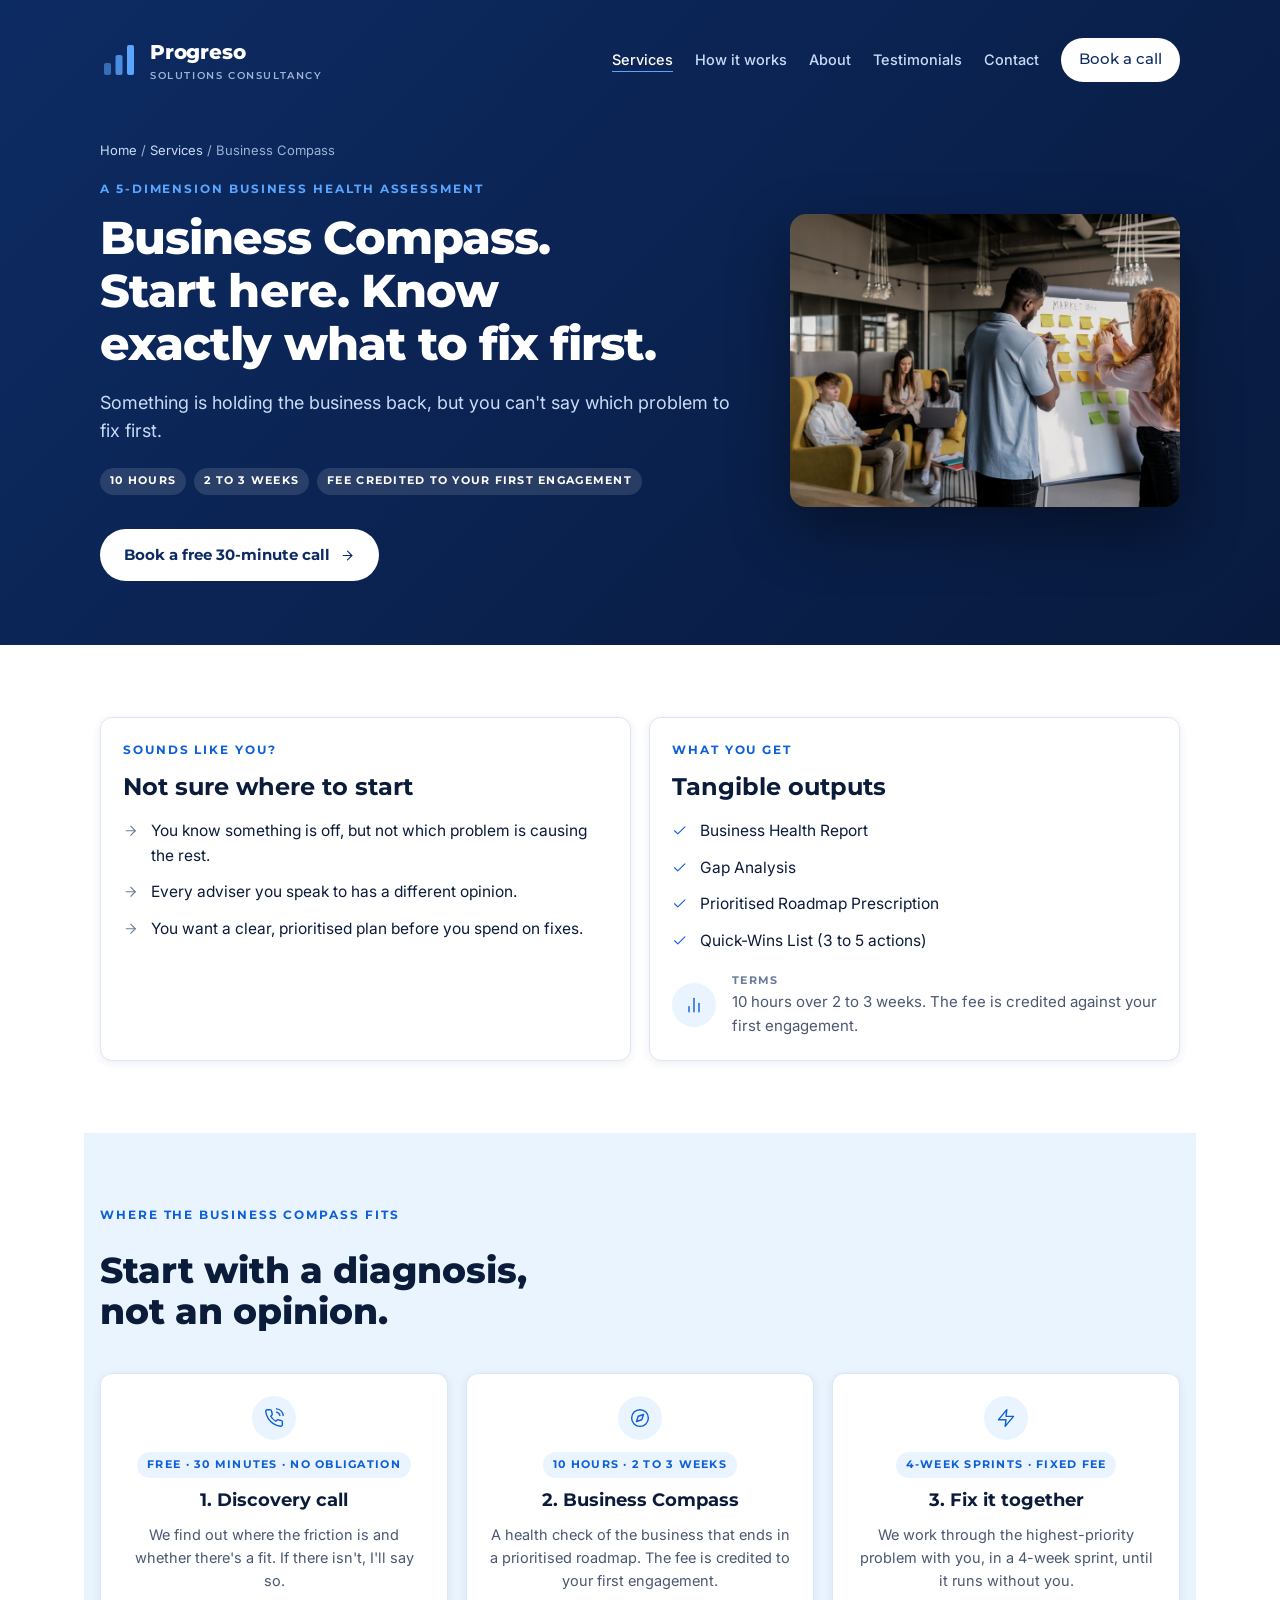
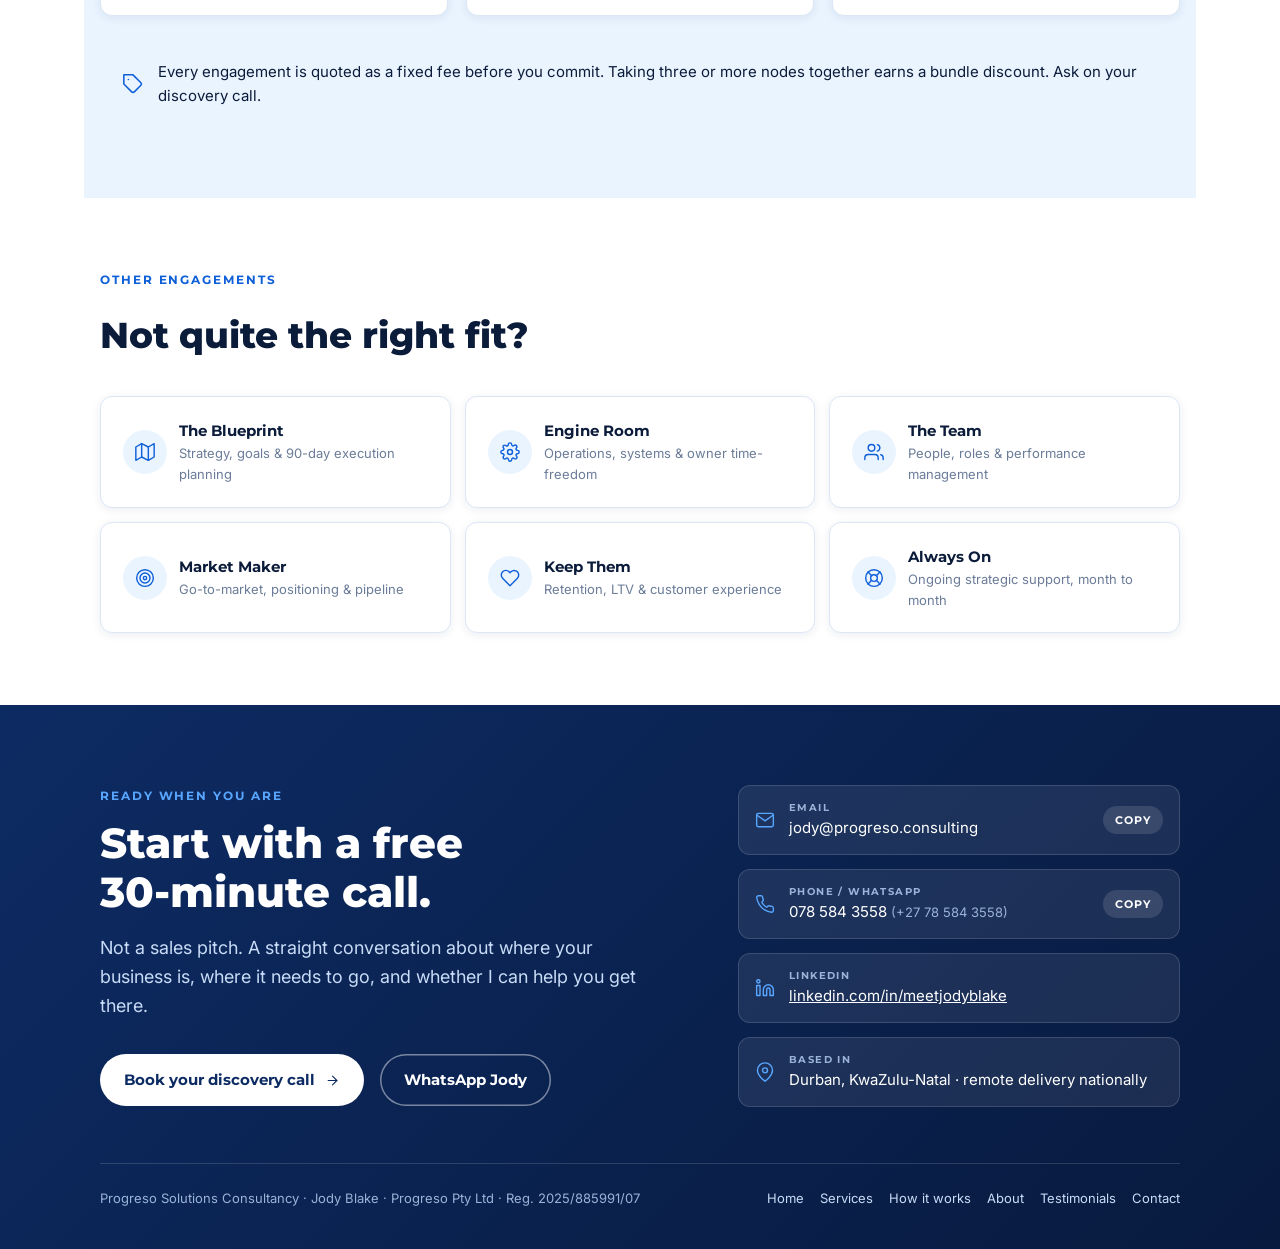
<file: business-compass.html>
<!doctype html>
<html lang="en-ZA">
<head>
<meta charset="utf-8">
<meta name="viewport" content="width=device-width, initial-scale=1">
<title>Business Compass: A 5-dimension business health assessment | Progreso Solutions</title>
<meta name="description" content="Business Compass by Progreso Solutions: a 5-dimension business health assessment for South African SME owners. Start here. Know exactly what to fix first. Fixed fee, measurable output.">
<link rel="canonical" href="https://progreso.consulting/business-compass.html">
<meta property="og:title" content="Business Compass: A 5-dimension business health assessment | Progreso Solutions">
<meta property="og:description" content="Business Compass by Progreso Solutions: a 5-dimension business health assessment for South African SME owners. Start here. Know exactly what to fix first. Fixed fee, measurable output.">
<meta property="og:type" content="website">
<link rel="preconnect" href="https://fonts.googleapis.com">
<link rel="preconnect" href="https://fonts.gstatic.com" crossorigin>
<link rel="stylesheet" href="https://fonts.googleapis.com/css2?family=Inter:wght@400;500;600&family=Montserrat:wght@600;700;800&display=swap">
<link rel="stylesheet" href="css/site.css">
</head>
<body>
<svg width="0" height="0" style="position:absolute" aria-hidden="true">
  <defs>
    <symbol id="i-compass" viewBox="0 0 24 24"><circle cx="12" cy="12" r="10"/><polygon points="16.24 7.76 14.12 14.12 7.76 16.24 9.88 9.88 16.24 7.76"/></symbol>
    <symbol id="i-map" viewBox="0 0 24 24"><polygon points="1 6 1 22 8 18 16 22 23 18 23 2 16 6 8 2 1 6"/><line x1="8" y1="2" x2="8" y2="18"/><line x1="16" y1="6" x2="16" y2="22"/></symbol>
    <symbol id="i-settings" viewBox="0 0 24 24"><circle cx="12" cy="12" r="3"/><path d="M19.4 15a1.65 1.65 0 0 0 .33 1.82l.06.06a2 2 0 0 1 0 2.83 2 2 0 0 1-2.83 0l-.06-.06a1.65 1.65 0 0 0-1.82-.33 1.65 1.65 0 0 0-1 1.51V21a2 2 0 0 1-2 2 2 2 0 0 1-2-2v-.09A1.65 1.65 0 0 0 9 19.4a1.65 1.65 0 0 0-1.82.33l-.06.06a2 2 0 0 1-2.83 0 2 2 0 0 1 0-2.83l.06-.06a1.65 1.65 0 0 0 .33-1.82 1.65 1.65 0 0 0-1.51-1H3a2 2 0 0 1-2-2 2 2 0 0 1 2-2h.09A1.65 1.65 0 0 0 4.6 9a1.65 1.65 0 0 0-.33-1.82l-.06-.06a2 2 0 0 1 0-2.83 2 2 0 0 1 2.83 0l.06.06a1.65 1.65 0 0 0 1.82.33H9a1.65 1.65 0 0 0 1-1.51V3a2 2 0 0 1 2-2 2 2 0 0 1 2 2v.09a1.65 1.65 0 0 0 1 1.51 1.65 1.65 0 0 0 1.82-.33l.06-.06a2 2 0 0 1 2.83 0 2 2 0 0 1 0 2.83l-.06.06a1.65 1.65 0 0 0-.33 1.82V9a1.65 1.65 0 0 0 1.51 1H21a2 2 0 0 1 2 2 2 2 0 0 1-2 2h-.09a1.65 1.65 0 0 0-1.51 1z"/></symbol>
    <symbol id="i-users" viewBox="0 0 24 24"><path d="M17 21v-2a4 4 0 0 0-4-4H5a4 4 0 0 0-4 4v2"/><circle cx="9" cy="7" r="4"/><path d="M23 21v-2a4 4 0 0 0-3-3.87"/><path d="M16 3.13a4 4 0 0 1 0 7.75"/></symbol>
    <symbol id="i-target" viewBox="0 0 24 24"><circle cx="12" cy="12" r="10"/><circle cx="12" cy="12" r="6"/><circle cx="12" cy="12" r="2"/></symbol>
    <symbol id="i-heart" viewBox="0 0 24 24"><path d="M20.84 4.61a5.5 5.5 0 0 0-7.78 0L12 5.67l-1.06-1.06a5.5 5.5 0 0 0-7.78 7.78l1.06 1.06L12 21.23l7.78-7.78 1.06-1.06a5.5 5.5 0 0 0 0-7.78z"/></symbol>
    <symbol id="i-buoy" viewBox="0 0 24 24"><circle cx="12" cy="12" r="10"/><circle cx="12" cy="12" r="4"/><line x1="4.93" y1="4.93" x2="9.17" y2="9.17"/><line x1="14.83" y1="14.83" x2="19.07" y2="19.07"/><line x1="14.83" y1="9.17" x2="19.07" y2="4.93"/><line x1="4.93" y1="19.07" x2="9.17" y2="14.83"/></symbol>
    <symbol id="i-shuffle" viewBox="0 0 24 24"><polyline points="16 3 21 3 21 8"/><line x1="4" y1="20" x2="21" y2="3"/><polyline points="21 16 21 21 16 21"/><line x1="15" y1="15" x2="21" y2="21"/><line x1="4" y1="4" x2="9" y2="9"/></symbol>
    <symbol id="i-repeat" viewBox="0 0 24 24"><polyline points="17 1 21 5 17 9"/><path d="M3 11V9a4 4 0 0 1 4-4h14"/><polyline points="7 23 3 19 7 15"/><path d="M21 13v2a4 4 0 0 1-4 4H3"/></symbol>
    <symbol id="i-userx" viewBox="0 0 24 24"><path d="M16 21v-2a4 4 0 0 0-4-4H5a4 4 0 0 0-4 4v2"/><circle cx="8.5" cy="7" r="4"/><line x1="18" y1="8" x2="23" y2="13"/><line x1="23" y1="8" x2="18" y2="13"/></symbol>
    <symbol id="i-down" viewBox="0 0 24 24"><polyline points="23 18 13.5 8.5 8.5 13.5 1 6"/><polyline points="17 18 23 18 23 12"/></symbol>
    <symbol id="i-logout" viewBox="0 0 24 24"><path d="M9 21H5a2 2 0 0 1-2-2V5a2 2 0 0 1 2-2h4"/><polyline points="16 17 21 12 16 7"/><line x1="21" y1="12" x2="9" y2="12"/></symbol>
    <symbol id="i-tag" viewBox="0 0 24 24"><path d="M20.59 13.41l-7.17 7.17a2 2 0 0 1-2.83 0L2 12V2h10l8.59 8.59a2 2 0 0 1 0 2.82z"/><line x1="7" y1="7" x2="7.01" y2="7"/></symbol>
    <symbol id="i-cal" viewBox="0 0 24 24"><rect x="3" y="4" width="18" height="18" rx="2" ry="2"/><line x1="16" y1="2" x2="16" y2="6"/><line x1="8" y1="2" x2="8" y2="6"/><line x1="3" y1="10" x2="21" y2="10"/></symbol>
    <symbol id="i-bars" viewBox="0 0 24 24"><line x1="18" y1="20" x2="18" y2="10"/><line x1="12" y1="20" x2="12" y2="4"/><line x1="6" y1="20" x2="6" y2="14"/></symbol>
    <symbol id="i-usercheck" viewBox="0 0 24 24"><path d="M16 21v-2a4 4 0 0 0-4-4H5a4 4 0 0 0-4 4v2"/><circle cx="8.5" cy="7" r="4"/><polyline points="17 11 19 13 23 9"/></symbol>
    <symbol id="i-check" viewBox="0 0 24 24"><polyline points="20 6 9 17 4 12"/></symbol>
    <symbol id="i-activity" viewBox="0 0 24 24"><polyline points="22 12 18 12 15 21 9 3 6 12 2 12"/></symbol>
    <symbol id="i-search" viewBox="0 0 24 24"><circle cx="11" cy="11" r="8"/><line x1="21" y1="21" x2="16.65" y2="16.65"/></symbol>
    <symbol id="i-file" viewBox="0 0 24 24"><path d="M14 2H6a2 2 0 0 0-2 2v16a2 2 0 0 0 2 2h12a2 2 0 0 0 2-2V8z"/><polyline points="14 2 14 8 20 8"/><line x1="16" y1="13" x2="8" y2="13"/><line x1="16" y1="17" x2="8" y2="17"/></symbol>
    <symbol id="i-chat" viewBox="0 0 24 24"><path d="M21 11.5a8.38 8.38 0 0 1-.9 3.8 8.5 8.5 0 0 1-7.6 4.7 8.38 8.38 0 0 1-3.8-.9L3 21l1.9-5.7a8.38 8.38 0 0 1-.9-3.8 8.5 8.5 0 0 1 4.7-7.6 8.38 8.38 0 0 1 3.8-.9h.5a8.48 8.48 0 0 1 8 8v.5z"/></symbol>
    <symbol id="i-help" viewBox="0 0 24 24"><circle cx="12" cy="12" r="10"/><path d="M9.09 9a3 3 0 0 1 5.83 1c0 2-3 3-3 3"/><line x1="12" y1="17" x2="12.01" y2="17"/></symbol>
    <symbol id="i-filter" viewBox="0 0 24 24"><polygon points="22 3 2 3 10 12.46 10 19 14 21 14 12.46 22 3"/></symbol>
    <symbol id="i-up" viewBox="0 0 24 24"><polyline points="23 6 13.5 15.5 8.5 10.5 1 18"/><polyline points="17 6 23 6 23 12"/></symbol>
    <symbol id="i-shield" viewBox="0 0 24 24"><path d="M12 22s8-4 8-10V5l-8-3-8 3v7c0 6 8 10 8 10z"/></symbol>
    <symbol id="i-zap" viewBox="0 0 24 24"><polygon points="13 2 3 14 12 14 11 22 21 10 12 10 13 2"/></symbol>
    <symbol id="i-phonecall" viewBox="0 0 24 24"><path d="M15.05 5A5 5 0 0 1 19 8.95M15.05 1A9 9 0 0 1 23 8.94"/><path d="M22 16.92v3a2 2 0 0 1-2.18 2 19.79 19.79 0 0 1-8.63-3.07 19.5 19.5 0 0 1-6-6 19.79 19.79 0 0 1-3.07-8.67A2 2 0 0 1 4.11 2h3a2 2 0 0 1 2 1.72 12.84 12.84 0 0 0 .7 2.81 2 2 0 0 1-.45 2.11L8.09 9.91a16 16 0 0 0 6 6l1.27-1.27a2 2 0 0 1 2.11-.45 12.84 12.84 0 0 0 2.81.7A2 2 0 0 1 22 16.92z"/></symbol>
    <symbol id="i-mail" viewBox="0 0 24 24"><path d="M4 4h16c1.1 0 2 .9 2 2v12c0 1.1-.9 2-2 2H4c-1.1 0-2-.9-2-2V6c0-1.1.9-2 2-2z"/><polyline points="22,6 12,13 2,6"/></symbol>
    <symbol id="i-phone" viewBox="0 0 24 24"><path d="M22 16.92v3a2 2 0 0 1-2.18 2 19.79 19.79 0 0 1-8.63-3.07 19.5 19.5 0 0 1-6-6 19.79 19.79 0 0 1-3.07-8.67A2 2 0 0 1 4.11 2h3a2 2 0 0 1 2 1.72 12.84 12.84 0 0 0 .7 2.81 2 2 0 0 1-.45 2.11L8.09 9.91a16 16 0 0 0 6 6l1.27-1.27a2 2 0 0 1 2.11-.45 12.84 12.84 0 0 0 2.81.7A2 2 0 0 1 22 16.92z"/></symbol>
    <symbol id="i-linkedin" viewBox="0 0 24 24"><path d="M16 8a6 6 0 0 1 6 6v7h-4v-7a2 2 0 0 0-2-2 2 2 0 0 0-2 2v7h-4v-7a6 6 0 0 1 6-6z"/><rect x="2" y="9" width="4" height="12"/><circle cx="4" cy="4" r="2"/></symbol>
    <symbol id="i-pin" viewBox="0 0 24 24"><path d="M21 10c0 7-9 13-9 13s-9-6-9-13a9 9 0 0 1 18 0z"/><circle cx="12" cy="10" r="3"/></symbol>
    <symbol id="i-arrow" viewBox="0 0 24 24"><line x1="5" y1="12" x2="19" y2="12"/><polyline points="12 5 19 12 12 19"/></symbol>
    <symbol id="i-star" viewBox="0 0 24 24"><polygon points="12 2 15.09 8.26 22 9.27 17 14.14 18.18 21.02 12 17.77 5.82 21.02 7 14.14 2 9.27 8.91 8.26 12 2"/></symbol>
  </defs>
</svg>

<header class="band page-hero">
  <div class="wrap">
    <div class="topbar">
      <a class="brand" href="index.html" aria-label="Progreso Solutions Consultancy, home">
        <svg width="38" height="38" viewBox="0 0 38 38" aria-hidden="true"><rect x="4" y="22" width="7" height="12" rx="2" fill="#58A6FF" opacity=".55"/><rect x="15.5" y="14" width="7" height="20" rx="2" fill="#58A6FF" opacity=".8"/><rect x="27" y="4" width="7" height="30" rx="2" fill="#58A6FF"/></svg>
        <span>Progreso<small>Solutions Consultancy</small></span>
      </a>
      <nav class="nav" aria-label="Main"><a href="services.html" aria-current="page">Services</a><a href="how-it-works.html">How it works</a><a href="about.html">About</a><a href="testimonials.html">Testimonials</a><a href="contact.html">Contact</a><a class="btn btn-sm" href="contact.html">Book a call</a></nav>
      <details class="menu"><summary>Menu</summary><nav class="menu-panel" aria-label="Main"><a href="index.html">Home</a><a href="services.html">Services</a><a href="how-it-works.html">How it works</a><a href="about.html">About</a><a href="testimonials.html">Testimonials</a><a href="contact.html">Contact</a></nav></details>
    </div>
    <div class="hero-grid">
      <div>
        <div class="crumbs"><a href="index.html">Home</a> / <a href="services.html">Services</a> / Business Compass</div>
        <div class="eyebrow">A 5-dimension business health assessment</div>
        <h1>Business Compass. Start here. Know exactly what to fix first.</h1>
        <p class="sub">Something is holding the business back, but you can't say which problem to fix first.</p>
        <div class="meta"><span class="pill">10 hours</span><span class="pill">2 to 3 weeks</span><span class="pill">Fee credited to your first engagement</span></div><div class="hero-cta"><a class="btn" href="contact.html" data-book>Book a free 30-minute call <svg class="ico" width="18" height="18"><use href="#i-arrow"/></svg></a></div>
      </div>
      <figure class="node-hero-img"><img src="images/method.jpg" width="800" height="533" alt="A team mapping problems on a sticky-note board during a diagnostic workshop"></figure>
    </div>
  </div>
</header>

<main class="wrap">

<section>
  <div class="two">
    <div class="card">
      <div class="eyebrow">Sounds like you?</div>
      <h2 style="font-size:24px;margin-bottom:18px">Not sure where to start</h2>
      <ul class="checks symptoms"><li><svg class="ico" width="16" height="16"><use href="#i-arrow"/></svg>You know something is off, but not which problem is causing the rest.</li><li><svg class="ico" width="16" height="16"><use href="#i-arrow"/></svg>Every adviser you speak to has a different opinion.</li><li><svg class="ico" width="16" height="16"><use href="#i-arrow"/></svg>You want a clear, prioritised plan before you spend on fixes.</li></ul>
    </div>
    <div class="card">
      <div class="eyebrow">What you get</div>
      <h2 style="font-size:24px;margin-bottom:18px">Tangible outputs</h2>
      <ul class="checks"><li><svg class="ico" width="16" height="16"><use href="#i-check"/></svg>Business Health Report</li><li><svg class="ico" width="16" height="16"><use href="#i-check"/></svg>Gap Analysis</li><li><svg class="ico" width="16" height="16"><use href="#i-check"/></svg>Prioritised Roadmap Prescription</li><li><svg class="ico" width="16" height="16"><use href="#i-check"/></svg>Quick-Wins List (3 to 5 actions)</li></ul>
      <div class="measure"><div class="circle"><svg class="ico"><use href="#i-bars"/></svg></div><p><b>Terms</b>10 hours over 2 to 3 weeks. The fee is credited against your first engagement.</p></div>
    </div>
  </div>
</section>

<section class="alt">
  <div class="wrap">
    <div class="sec-head"><div class="eyebrow">Where the Business Compass fits</div><h2>Start with a diagnosis, not an opinion.</h2></div>
    <div class="steps">
      <article class="card step"><div class="circle"><svg class="ico"><use href="#i-phonecall"/></svg></div><span class="pill">Free · 30 minutes · No obligation</span><h3>1. Discovery call</h3><p>We find out where the friction is and whether there's a fit. If there isn't, I'll say so.</p></article>
      <article class="card step"><div class="circle"><svg class="ico"><use href="#i-compass"/></svg></div><span class="pill">10 hours · 2 to 3 weeks</span><h3>2. Business Compass</h3><p>A health check of the business that ends in a prioritised roadmap. The fee is credited to your first engagement.</p></article>
      <article class="card step"><div class="circle"><svg class="ico"><use href="#i-zap"/></svg></div><span class="pill">4-week sprints · Fixed fee</span><h3>3. Fix it together</h3><p>We work through the highest-priority problem with you, in a 4-week sprint, until it runs without you.</p></article>
    </div>
    <div class="quoteonly"><svg class="ico"><use href="#i-tag"/></svg><p>Every engagement is quoted as a fixed fee before you commit. Taking three or more nodes together earns a bundle discount. Ask on your discovery call.</p></div>
  </div>
</section>

<section>
  <div class="sec-head"><div class="eyebrow">Other engagements</div><h2>Not quite the right fit?</h2></div>
  <div class="mini-grid">
    <a class="card mini" href="blueprint.html"><div class="circle"><svg class="ico"><use href="#i-map"/></svg></div><span>The Blueprint<small>Strategy, goals &amp; 90-day execution planning</small></span></a><a class="card mini" href="engine-room.html"><div class="circle"><svg class="ico"><use href="#i-settings"/></svg></div><span>Engine Room<small>Operations, systems &amp; owner time-freedom</small></span></a><a class="card mini" href="the-team.html"><div class="circle"><svg class="ico"><use href="#i-users"/></svg></div><span>The Team<small>People, roles &amp; performance management</small></span></a><a class="card mini" href="market-maker.html"><div class="circle"><svg class="ico"><use href="#i-target"/></svg></div><span>Market Maker<small>Go-to-market, positioning &amp; pipeline</small></span></a><a class="card mini" href="keep-them.html"><div class="circle"><svg class="ico"><use href="#i-heart"/></svg></div><span>Keep Them<small>Retention, LTV &amp; customer experience</small></span></a><a class="card mini" href="always-on.html"><div class="circle"><svg class="ico"><use href="#i-buoy"/></svg></div><span>Always On<small>Ongoing strategic support, month to month</small></span></a>
  </div>
</section>

</main>

<footer class="band close" id="contact">
  <div class="wrap">
    <div class="close-grid">
      <div>
        <div class="eyebrow">Ready when you are</div>
        <h2>Start with a free 30-minute call.</h2>
        <p class="lead">Not a sales pitch. A straight conversation about where your business is, where it needs to go, and whether I can help you get there.</p>
        <div class="hero-cta">
          <a class="btn" href="contact.html" data-book>Book your discovery call <svg class="ico" width="18" height="18"><use href="#i-arrow"/></svg></a>
          <a class="btn btn-ghost" href="https://wa.me/27785843558?text=Hi%20Jody%2C%20I%27d%20like%20to%20chat%20about%20my%20business." rel="noopener">WhatsApp Jody</a>
        </div>
      </div>
      <div class="contact">
        <div class="crow"><svg class="ico"><use href="#i-mail"/></svg><div><small>Email</small><span>jody@progreso.consulting</span></div><button class="copy" type="button" data-copy="jody@progreso.consulting">Copy</button></div>
        <div class="crow"><svg class="ico"><use href="#i-phone"/></svg><div><small>Phone / WhatsApp</small><span>078 584 3558</span> <span style="color:var(--on-band-mute);font-size:13px">(+27 78 584 3558)</span></div><button class="copy" type="button" data-copy="078 584 3558">Copy</button></div>
        <div class="crow"><svg class="ico"><use href="#i-linkedin"/></svg><div><small>LinkedIn</small><a href="https://linkedin.com/in/meetjodyblake" rel="noopener">linkedin.com/in/meetjodyblake</a></div></div>
        <div class="crow"><svg class="ico"><use href="#i-pin"/></svg><div><small>Based in</small>Durban, KwaZulu-Natal · remote delivery nationally</div></div>
      </div>
    </div>
    <div class="foot"><span>Progreso Solutions Consultancy · Jody Blake · Progreso Pty Ltd · Reg. 2025/885991/07</span><nav aria-label="Footer"><a href="index.html">Home</a><a href="services.html">Services</a><a href="how-it-works.html">How it works</a><a href="about.html">About</a><a href="testimonials.html">Testimonials</a><a href="contact.html">Contact</a></nav></div>
  </div>
</footer>
<div class="sticky-cta"><a class="btn" href="contact.html" data-book>Book a call</a><a class="btn btn-ghost" href="https://wa.me/27785843558?text=Hi%20Jody%2C%20I%27d%20like%20to%20chat%20about%20my%20business." rel="noopener">WhatsApp</a></div>
<script src="js/site.js"></script>
</body>
</html>
</file>
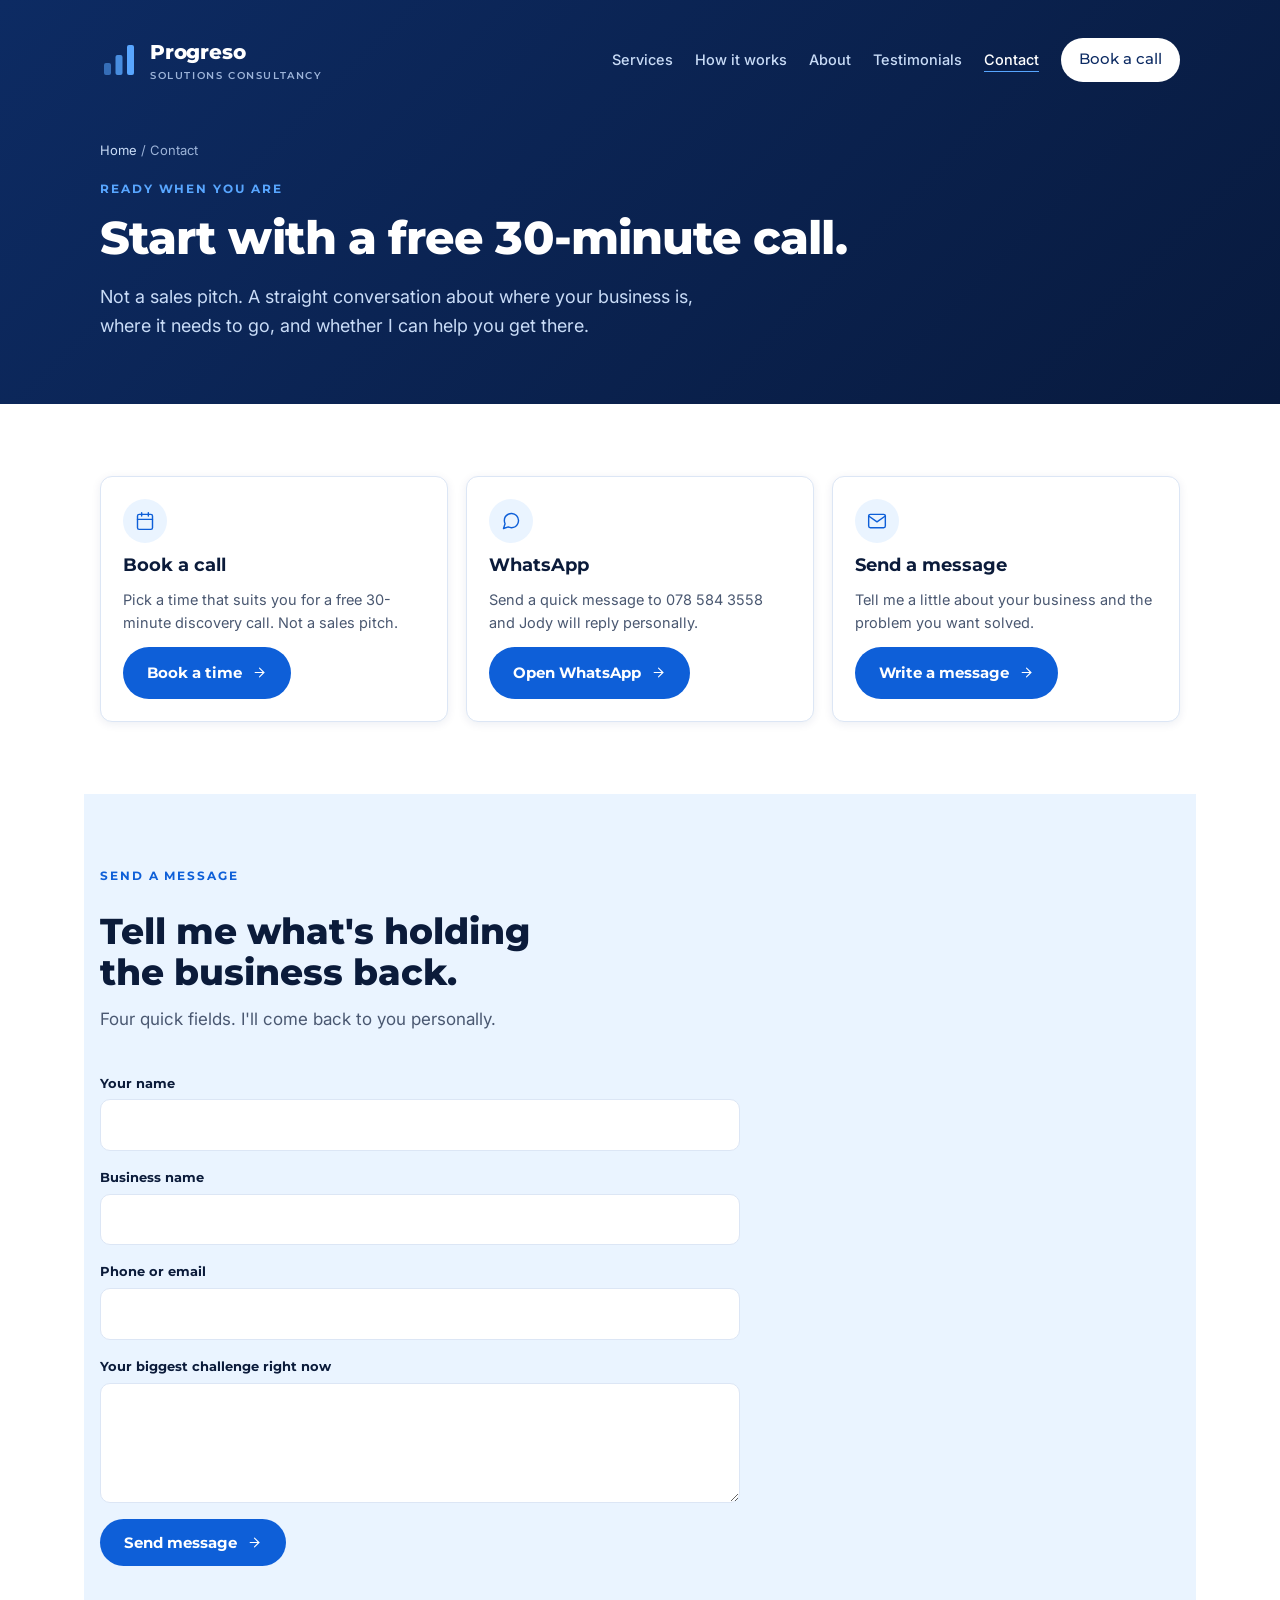
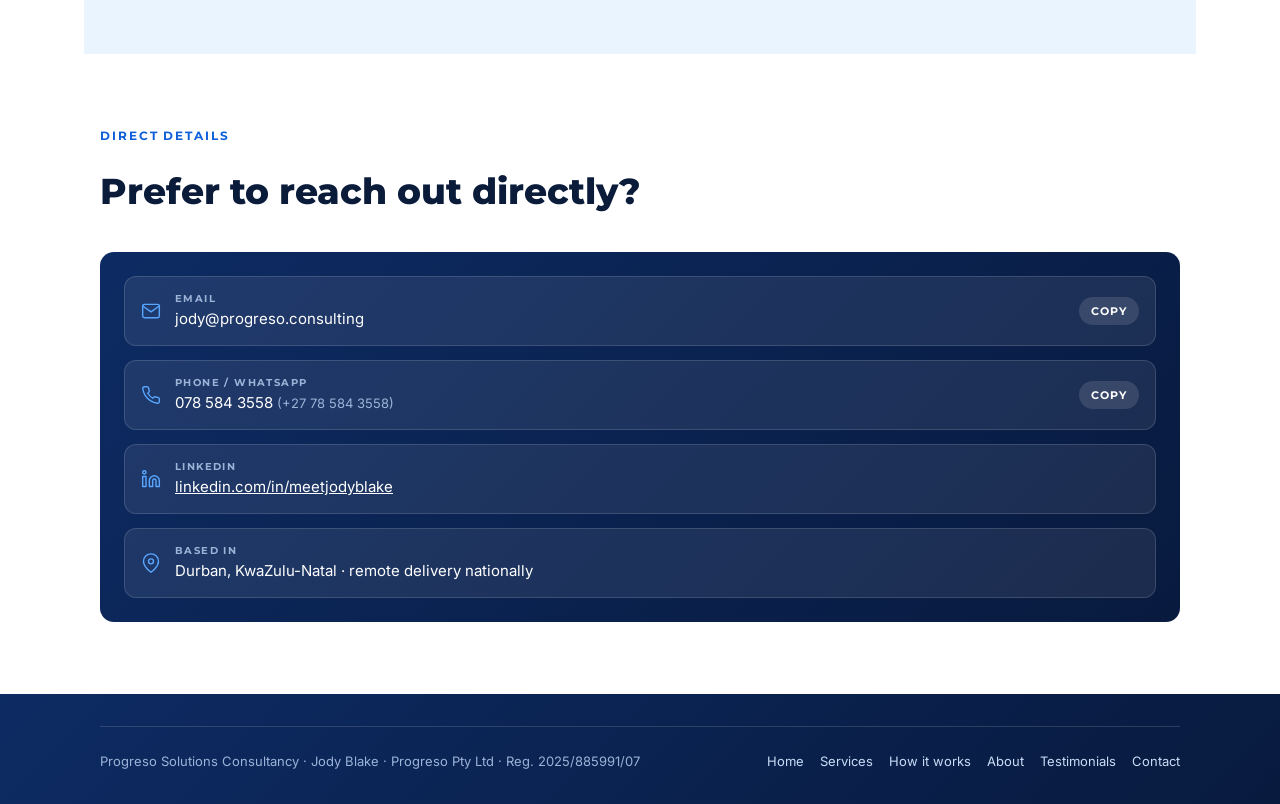
<file: contact.html>
<!doctype html>
<html lang="en-ZA">
<head>
<meta charset="utf-8">
<meta name="viewport" content="width=device-width, initial-scale=1">
<title>Contact | Book a free discovery call | Progreso Solutions</title>
<meta name="description" content="Book a free 30-minute discovery call with Jody Blake, WhatsApp 078 584 3558, or send a message. Durban based, working with SME owners nationally.">
<link rel="canonical" href="https://progreso.consulting/contact.html">
<meta property="og:title" content="Contact | Book a free discovery call | Progreso Solutions">
<meta property="og:description" content="Book a free 30-minute discovery call with Jody Blake, WhatsApp 078 584 3558, or send a message. Durban based, working with SME owners nationally.">
<meta property="og:type" content="website">
<link rel="preconnect" href="https://fonts.googleapis.com">
<link rel="preconnect" href="https://fonts.gstatic.com" crossorigin>
<link rel="stylesheet" href="https://fonts.googleapis.com/css2?family=Inter:wght@400;500;600&family=Montserrat:wght@600;700;800&display=swap">
<link rel="stylesheet" href="css/site.css">
</head>
<body>
<svg width="0" height="0" style="position:absolute" aria-hidden="true">
  <defs>
    <symbol id="i-compass" viewBox="0 0 24 24"><circle cx="12" cy="12" r="10"/><polygon points="16.24 7.76 14.12 14.12 7.76 16.24 9.88 9.88 16.24 7.76"/></symbol>
    <symbol id="i-map" viewBox="0 0 24 24"><polygon points="1 6 1 22 8 18 16 22 23 18 23 2 16 6 8 2 1 6"/><line x1="8" y1="2" x2="8" y2="18"/><line x1="16" y1="6" x2="16" y2="22"/></symbol>
    <symbol id="i-settings" viewBox="0 0 24 24"><circle cx="12" cy="12" r="3"/><path d="M19.4 15a1.65 1.65 0 0 0 .33 1.82l.06.06a2 2 0 0 1 0 2.83 2 2 0 0 1-2.83 0l-.06-.06a1.65 1.65 0 0 0-1.82-.33 1.65 1.65 0 0 0-1 1.51V21a2 2 0 0 1-2 2 2 2 0 0 1-2-2v-.09A1.65 1.65 0 0 0 9 19.4a1.65 1.65 0 0 0-1.82.33l-.06.06a2 2 0 0 1-2.83 0 2 2 0 0 1 0-2.83l.06-.06a1.65 1.65 0 0 0 .33-1.82 1.65 1.65 0 0 0-1.51-1H3a2 2 0 0 1-2-2 2 2 0 0 1 2-2h.09A1.65 1.65 0 0 0 4.6 9a1.65 1.65 0 0 0-.33-1.82l-.06-.06a2 2 0 0 1 0-2.83 2 2 0 0 1 2.83 0l.06.06a1.65 1.65 0 0 0 1.82.33H9a1.65 1.65 0 0 0 1-1.51V3a2 2 0 0 1 2-2 2 2 0 0 1 2 2v.09a1.65 1.65 0 0 0 1 1.51 1.65 1.65 0 0 0 1.82-.33l.06-.06a2 2 0 0 1 2.83 0 2 2 0 0 1 0 2.83l-.06.06a1.65 1.65 0 0 0-.33 1.82V9a1.65 1.65 0 0 0 1.51 1H21a2 2 0 0 1 2 2 2 2 0 0 1-2 2h-.09a1.65 1.65 0 0 0-1.51 1z"/></symbol>
    <symbol id="i-users" viewBox="0 0 24 24"><path d="M17 21v-2a4 4 0 0 0-4-4H5a4 4 0 0 0-4 4v2"/><circle cx="9" cy="7" r="4"/><path d="M23 21v-2a4 4 0 0 0-3-3.87"/><path d="M16 3.13a4 4 0 0 1 0 7.75"/></symbol>
    <symbol id="i-target" viewBox="0 0 24 24"><circle cx="12" cy="12" r="10"/><circle cx="12" cy="12" r="6"/><circle cx="12" cy="12" r="2"/></symbol>
    <symbol id="i-heart" viewBox="0 0 24 24"><path d="M20.84 4.61a5.5 5.5 0 0 0-7.78 0L12 5.67l-1.06-1.06a5.5 5.5 0 0 0-7.78 7.78l1.06 1.06L12 21.23l7.78-7.78 1.06-1.06a5.5 5.5 0 0 0 0-7.78z"/></symbol>
    <symbol id="i-buoy" viewBox="0 0 24 24"><circle cx="12" cy="12" r="10"/><circle cx="12" cy="12" r="4"/><line x1="4.93" y1="4.93" x2="9.17" y2="9.17"/><line x1="14.83" y1="14.83" x2="19.07" y2="19.07"/><line x1="14.83" y1="9.17" x2="19.07" y2="4.93"/><line x1="4.93" y1="19.07" x2="9.17" y2="14.83"/></symbol>
    <symbol id="i-shuffle" viewBox="0 0 24 24"><polyline points="16 3 21 3 21 8"/><line x1="4" y1="20" x2="21" y2="3"/><polyline points="21 16 21 21 16 21"/><line x1="15" y1="15" x2="21" y2="21"/><line x1="4" y1="4" x2="9" y2="9"/></symbol>
    <symbol id="i-repeat" viewBox="0 0 24 24"><polyline points="17 1 21 5 17 9"/><path d="M3 11V9a4 4 0 0 1 4-4h14"/><polyline points="7 23 3 19 7 15"/><path d="M21 13v2a4 4 0 0 1-4 4H3"/></symbol>
    <symbol id="i-userx" viewBox="0 0 24 24"><path d="M16 21v-2a4 4 0 0 0-4-4H5a4 4 0 0 0-4 4v2"/><circle cx="8.5" cy="7" r="4"/><line x1="18" y1="8" x2="23" y2="13"/><line x1="23" y1="8" x2="18" y2="13"/></symbol>
    <symbol id="i-down" viewBox="0 0 24 24"><polyline points="23 18 13.5 8.5 8.5 13.5 1 6"/><polyline points="17 18 23 18 23 12"/></symbol>
    <symbol id="i-logout" viewBox="0 0 24 24"><path d="M9 21H5a2 2 0 0 1-2-2V5a2 2 0 0 1 2-2h4"/><polyline points="16 17 21 12 16 7"/><line x1="21" y1="12" x2="9" y2="12"/></symbol>
    <symbol id="i-tag" viewBox="0 0 24 24"><path d="M20.59 13.41l-7.17 7.17a2 2 0 0 1-2.83 0L2 12V2h10l8.59 8.59a2 2 0 0 1 0 2.82z"/><line x1="7" y1="7" x2="7.01" y2="7"/></symbol>
    <symbol id="i-cal" viewBox="0 0 24 24"><rect x="3" y="4" width="18" height="18" rx="2" ry="2"/><line x1="16" y1="2" x2="16" y2="6"/><line x1="8" y1="2" x2="8" y2="6"/><line x1="3" y1="10" x2="21" y2="10"/></symbol>
    <symbol id="i-bars" viewBox="0 0 24 24"><line x1="18" y1="20" x2="18" y2="10"/><line x1="12" y1="20" x2="12" y2="4"/><line x1="6" y1="20" x2="6" y2="14"/></symbol>
    <symbol id="i-usercheck" viewBox="0 0 24 24"><path d="M16 21v-2a4 4 0 0 0-4-4H5a4 4 0 0 0-4 4v2"/><circle cx="8.5" cy="7" r="4"/><polyline points="17 11 19 13 23 9"/></symbol>
    <symbol id="i-check" viewBox="0 0 24 24"><polyline points="20 6 9 17 4 12"/></symbol>
    <symbol id="i-activity" viewBox="0 0 24 24"><polyline points="22 12 18 12 15 21 9 3 6 12 2 12"/></symbol>
    <symbol id="i-search" viewBox="0 0 24 24"><circle cx="11" cy="11" r="8"/><line x1="21" y1="21" x2="16.65" y2="16.65"/></symbol>
    <symbol id="i-file" viewBox="0 0 24 24"><path d="M14 2H6a2 2 0 0 0-2 2v16a2 2 0 0 0 2 2h12a2 2 0 0 0 2-2V8z"/><polyline points="14 2 14 8 20 8"/><line x1="16" y1="13" x2="8" y2="13"/><line x1="16" y1="17" x2="8" y2="17"/></symbol>
    <symbol id="i-chat" viewBox="0 0 24 24"><path d="M21 11.5a8.38 8.38 0 0 1-.9 3.8 8.5 8.5 0 0 1-7.6 4.7 8.38 8.38 0 0 1-3.8-.9L3 21l1.9-5.7a8.38 8.38 0 0 1-.9-3.8 8.5 8.5 0 0 1 4.7-7.6 8.38 8.38 0 0 1 3.8-.9h.5a8.48 8.48 0 0 1 8 8v.5z"/></symbol>
    <symbol id="i-help" viewBox="0 0 24 24"><circle cx="12" cy="12" r="10"/><path d="M9.09 9a3 3 0 0 1 5.83 1c0 2-3 3-3 3"/><line x1="12" y1="17" x2="12.01" y2="17"/></symbol>
    <symbol id="i-filter" viewBox="0 0 24 24"><polygon points="22 3 2 3 10 12.46 10 19 14 21 14 12.46 22 3"/></symbol>
    <symbol id="i-up" viewBox="0 0 24 24"><polyline points="23 6 13.5 15.5 8.5 10.5 1 18"/><polyline points="17 6 23 6 23 12"/></symbol>
    <symbol id="i-shield" viewBox="0 0 24 24"><path d="M12 22s8-4 8-10V5l-8-3-8 3v7c0 6 8 10 8 10z"/></symbol>
    <symbol id="i-zap" viewBox="0 0 24 24"><polygon points="13 2 3 14 12 14 11 22 21 10 12 10 13 2"/></symbol>
    <symbol id="i-phonecall" viewBox="0 0 24 24"><path d="M15.05 5A5 5 0 0 1 19 8.95M15.05 1A9 9 0 0 1 23 8.94"/><path d="M22 16.92v3a2 2 0 0 1-2.18 2 19.79 19.79 0 0 1-8.63-3.07 19.5 19.5 0 0 1-6-6 19.79 19.79 0 0 1-3.07-8.67A2 2 0 0 1 4.11 2h3a2 2 0 0 1 2 1.72 12.84 12.84 0 0 0 .7 2.81 2 2 0 0 1-.45 2.11L8.09 9.91a16 16 0 0 0 6 6l1.27-1.27a2 2 0 0 1 2.11-.45 12.84 12.84 0 0 0 2.81.7A2 2 0 0 1 22 16.92z"/></symbol>
    <symbol id="i-mail" viewBox="0 0 24 24"><path d="M4 4h16c1.1 0 2 .9 2 2v12c0 1.1-.9 2-2 2H4c-1.1 0-2-.9-2-2V6c0-1.1.9-2 2-2z"/><polyline points="22,6 12,13 2,6"/></symbol>
    <symbol id="i-phone" viewBox="0 0 24 24"><path d="M22 16.92v3a2 2 0 0 1-2.18 2 19.79 19.79 0 0 1-8.63-3.07 19.5 19.5 0 0 1-6-6 19.79 19.79 0 0 1-3.07-8.67A2 2 0 0 1 4.11 2h3a2 2 0 0 1 2 1.72 12.84 12.84 0 0 0 .7 2.81 2 2 0 0 1-.45 2.11L8.09 9.91a16 16 0 0 0 6 6l1.27-1.27a2 2 0 0 1 2.11-.45 12.84 12.84 0 0 0 2.81.7A2 2 0 0 1 22 16.92z"/></symbol>
    <symbol id="i-linkedin" viewBox="0 0 24 24"><path d="M16 8a6 6 0 0 1 6 6v7h-4v-7a2 2 0 0 0-2-2 2 2 0 0 0-2 2v7h-4v-7a6 6 0 0 1 6-6z"/><rect x="2" y="9" width="4" height="12"/><circle cx="4" cy="4" r="2"/></symbol>
    <symbol id="i-pin" viewBox="0 0 24 24"><path d="M21 10c0 7-9 13-9 13s-9-6-9-13a9 9 0 0 1 18 0z"/><circle cx="12" cy="10" r="3"/></symbol>
    <symbol id="i-arrow" viewBox="0 0 24 24"><line x1="5" y1="12" x2="19" y2="12"/><polyline points="12 5 19 12 12 19"/></symbol>
    <symbol id="i-star" viewBox="0 0 24 24"><polygon points="12 2 15.09 8.26 22 9.27 17 14.14 18.18 21.02 12 17.77 5.82 21.02 7 14.14 2 9.27 8.91 8.26 12 2"/></symbol>
  </defs>
</svg>

<header class="band page-hero">
  <div class="wrap">
    <div class="topbar">
      <a class="brand" href="index.html" aria-label="Progreso Solutions Consultancy, home">
        <svg width="38" height="38" viewBox="0 0 38 38" aria-hidden="true"><rect x="4" y="22" width="7" height="12" rx="2" fill="#58A6FF" opacity=".55"/><rect x="15.5" y="14" width="7" height="20" rx="2" fill="#58A6FF" opacity=".8"/><rect x="27" y="4" width="7" height="30" rx="2" fill="#58A6FF"/></svg>
        <span>Progreso<small>Solutions Consultancy</small></span>
      </a>
      <nav class="nav" aria-label="Main"><a href="services.html">Services</a><a href="how-it-works.html">How it works</a><a href="about.html">About</a><a href="testimonials.html">Testimonials</a><a href="contact.html" aria-current="page">Contact</a><a class="btn btn-sm" href="contact.html">Book a call</a></nav>
      <details class="menu"><summary>Menu</summary><nav class="menu-panel" aria-label="Main"><a href="index.html">Home</a><a href="services.html">Services</a><a href="how-it-works.html">How it works</a><a href="about.html">About</a><a href="testimonials.html">Testimonials</a><a href="contact.html">Contact</a></nav></details>
    </div>
    <div>
      <div>
        <div class="crumbs"><a href="index.html">Home</a> / Contact</div>
        <div class="eyebrow">Ready when you are</div>
        <h1>Start with a free 30-minute call.</h1>
        <p class="sub">Not a sales pitch. A straight conversation about where your business is, where it needs to go, and whether I can help you get there.</p>
        
      </div>
      
    </div>
  </div>
</header>

<main class="wrap">

<section>
  <div class="options">
    <article class="card option"><div class="circle"><svg class="ico"><use href="#i-cal"/></svg></div><h3>Book a call</h3><p>Pick a time that suits you for a free 30-minute discovery call. Not a sales pitch.</p><a class="btn btn-solid" href="#" data-book>Book a time <svg class="ico" width="18" height="18"><use href="#i-arrow"/></svg></a></article>
    <article class="card option"><div class="circle"><svg class="ico"><use href="#i-chat"/></svg></div><h3>WhatsApp</h3><p>Send a quick message to 078 584 3558 and Jody will reply personally.</p><a class="btn btn-solid" href="https://wa.me/27785843558?text=Hi%20Jody%2C%20I%27d%20like%20to%20chat%20about%20my%20business." rel="noopener">Open WhatsApp <svg class="ico" width="18" height="18"><use href="#i-arrow"/></svg></a></article>
    <article class="card option"><div class="circle"><svg class="ico"><use href="#i-mail"/></svg></div><h3>Send a message</h3><p>Tell me a little about your business and the problem you want solved.</p><a class="btn btn-solid" href="#message">Write a message <svg class="ico" width="18" height="18"><use href="#i-arrow"/></svg></a></article>
  </div>
</section>

<section id="message" class="alt">
  <div class="wrap">
    <div class="sec-head"><div class="eyebrow">Send a message</div><h2>Tell me what's holding the business back.</h2><p>Four quick fields. I'll come back to you personally.</p></div>
    <form class="enquiry" novalidate>
      <div class="field"><label for="f-name">Your name</label><input id="f-name" name="name" autocomplete="name" required></div>
      <div class="field"><label for="f-business">Business name</label><input id="f-business" name="business" autocomplete="organization"></div>
      <div class="field"><label for="f-contact">Phone or email</label><input id="f-contact" name="contact" autocomplete="email" required></div>
      <div class="field"><label for="f-challenge">Your biggest challenge right now</label><textarea id="f-challenge" name="challenge" required></textarea></div>
      <input class="hp" type="text" name="website" tabindex="-1" autocomplete="off" aria-hidden="true">
      <div><button class="btn btn-solid" type="submit">Send message <svg class="ico" width="18" height="18"><use href="#i-arrow"/></svg></button></div>
      <p class="form-status" role="status" aria-live="polite"></p>
    </form>
  </div>
</section>

<section>
  <div class="sec-head"><div class="eyebrow">Direct details</div><h2>Prefer to reach out directly?</h2></div>
  <div class="band" style="margin:0;border-radius:14px;padding:24px">
    <div class="contact">
      <div class="crow"><svg class="ico"><use href="#i-mail"/></svg><div><small>Email</small><span>jody@progreso.consulting</span></div><button class="copy" type="button" data-copy="jody@progreso.consulting">Copy</button></div>
      <div class="crow"><svg class="ico"><use href="#i-phone"/></svg><div><small>Phone / WhatsApp</small><span>078 584 3558</span> <span style="color:var(--on-band-mute);font-size:13px">(+27 78 584 3558)</span></div><button class="copy" type="button" data-copy="078 584 3558">Copy</button></div>
      <div class="crow"><svg class="ico"><use href="#i-linkedin"/></svg><div><small>LinkedIn</small><a href="https://linkedin.com/in/meetjodyblake" rel="noopener">linkedin.com/in/meetjodyblake</a></div></div>
      <div class="crow"><svg class="ico"><use href="#i-pin"/></svg><div><small>Based in</small>Durban, KwaZulu-Natal · remote delivery nationally</div></div>
    </div>
  </div>
</section>

</main>

<footer class="band close slim"><div class="wrap"><div class="foot"><span>Progreso Solutions Consultancy · Jody Blake · Progreso Pty Ltd · Reg. 2025/885991/07</span><nav aria-label="Footer"><a href="index.html">Home</a><a href="services.html">Services</a><a href="how-it-works.html">How it works</a><a href="about.html">About</a><a href="testimonials.html">Testimonials</a><a href="contact.html">Contact</a></nav></div></div></footer>
<div class="sticky-cta"><a class="btn" href="contact.html" data-book>Book a call</a><a class="btn btn-ghost" href="https://wa.me/27785843558?text=Hi%20Jody%2C%20I%27d%20like%20to%20chat%20about%20my%20business." rel="noopener">WhatsApp</a></div>
<script src="js/site.js"></script>
</body>
</html>
</file>
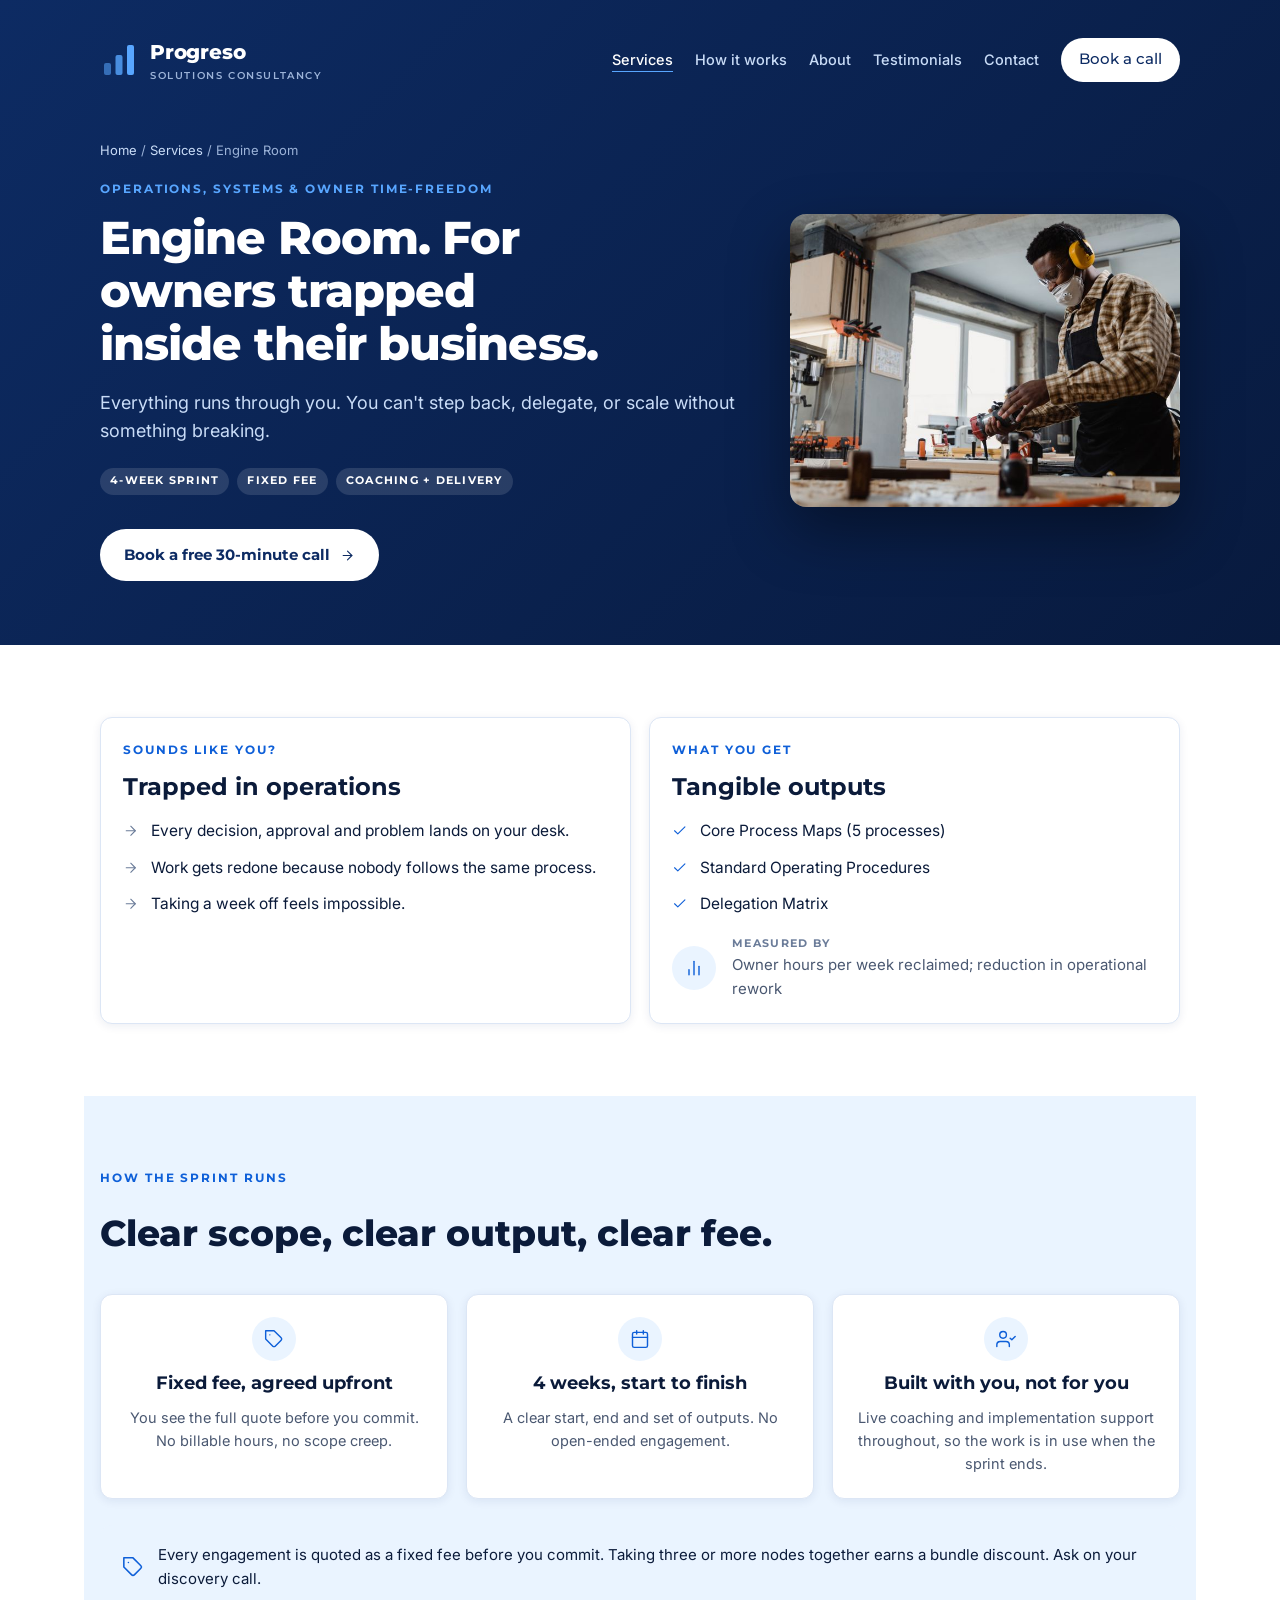
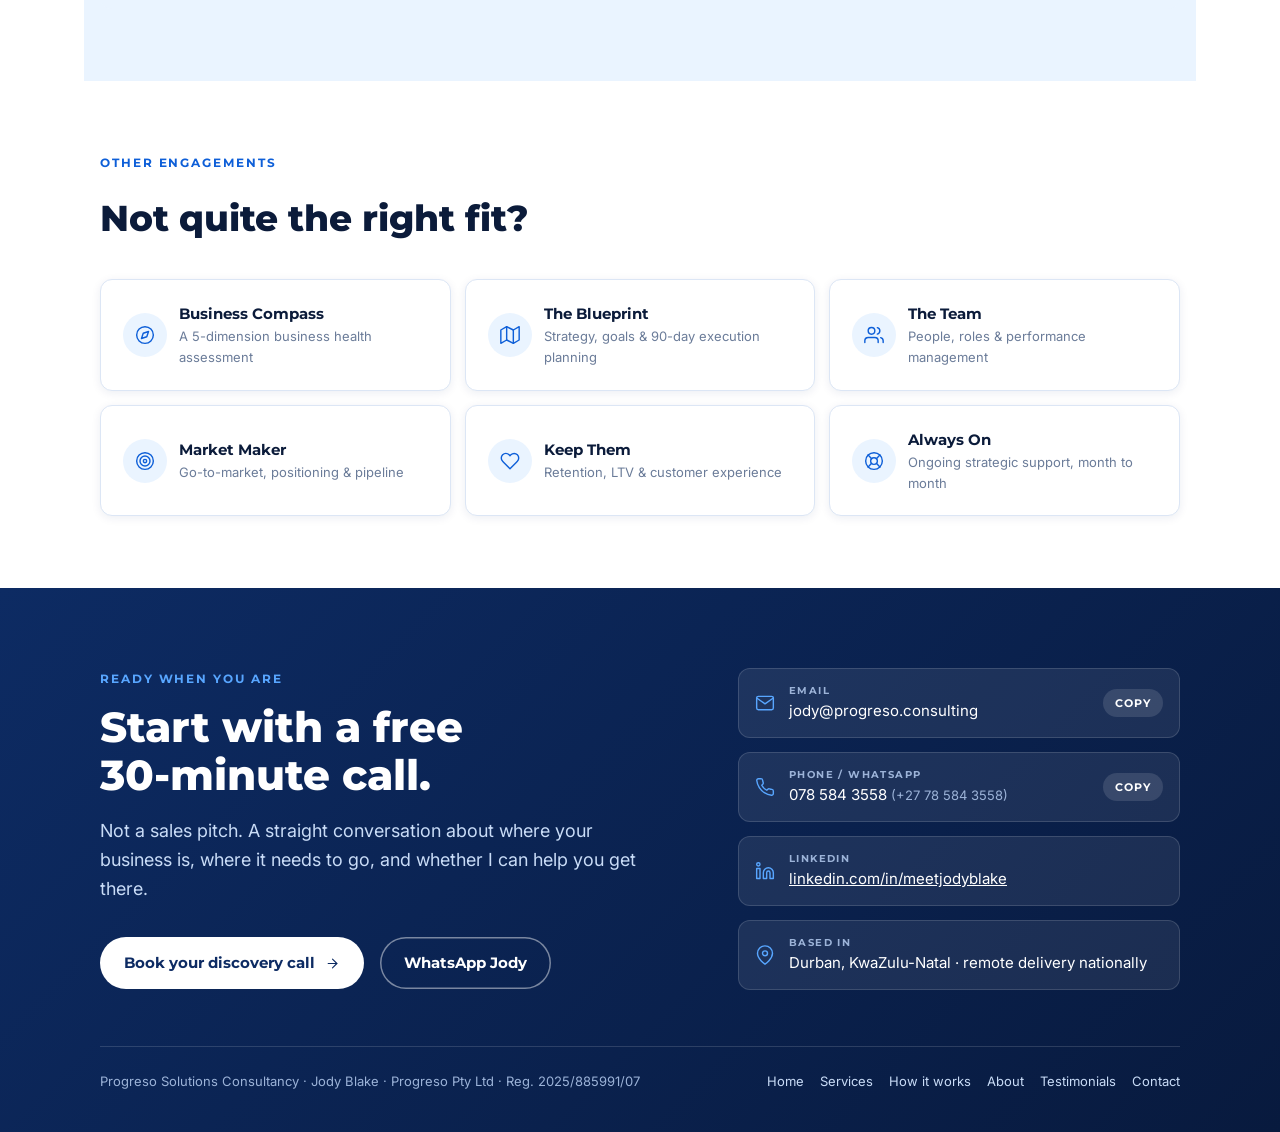
<file: engine-room.html>
<!doctype html>
<html lang="en-ZA">
<head>
<meta charset="utf-8">
<meta name="viewport" content="width=device-width, initial-scale=1">
<title>Engine Room: Operations, systems & owner time-freedom | Progreso Solutions</title>
<meta name="description" content="Engine Room by Progreso Solutions: operations, systems & owner time-freedom for South African SME owners. For owners trapped inside their business. Fixed fee, measurable output.">
<link rel="canonical" href="https://progreso.consulting/engine-room.html">
<meta property="og:title" content="Engine Room: Operations, systems & owner time-freedom | Progreso Solutions">
<meta property="og:description" content="Engine Room by Progreso Solutions: operations, systems & owner time-freedom for South African SME owners. For owners trapped inside their business. Fixed fee, measurable output.">
<meta property="og:type" content="website">
<link rel="preconnect" href="https://fonts.googleapis.com">
<link rel="preconnect" href="https://fonts.gstatic.com" crossorigin>
<link rel="stylesheet" href="https://fonts.googleapis.com/css2?family=Inter:wght@400;500;600&family=Montserrat:wght@600;700;800&display=swap">
<link rel="stylesheet" href="css/site.css">
</head>
<body>
<svg width="0" height="0" style="position:absolute" aria-hidden="true">
  <defs>
    <symbol id="i-compass" viewBox="0 0 24 24"><circle cx="12" cy="12" r="10"/><polygon points="16.24 7.76 14.12 14.12 7.76 16.24 9.88 9.88 16.24 7.76"/></symbol>
    <symbol id="i-map" viewBox="0 0 24 24"><polygon points="1 6 1 22 8 18 16 22 23 18 23 2 16 6 8 2 1 6"/><line x1="8" y1="2" x2="8" y2="18"/><line x1="16" y1="6" x2="16" y2="22"/></symbol>
    <symbol id="i-settings" viewBox="0 0 24 24"><circle cx="12" cy="12" r="3"/><path d="M19.4 15a1.65 1.65 0 0 0 .33 1.82l.06.06a2 2 0 0 1 0 2.83 2 2 0 0 1-2.83 0l-.06-.06a1.65 1.65 0 0 0-1.82-.33 1.65 1.65 0 0 0-1 1.51V21a2 2 0 0 1-2 2 2 2 0 0 1-2-2v-.09A1.65 1.65 0 0 0 9 19.4a1.65 1.65 0 0 0-1.82.33l-.06.06a2 2 0 0 1-2.83 0 2 2 0 0 1 0-2.83l.06-.06a1.65 1.65 0 0 0 .33-1.82 1.65 1.65 0 0 0-1.51-1H3a2 2 0 0 1-2-2 2 2 0 0 1 2-2h.09A1.65 1.65 0 0 0 4.6 9a1.65 1.65 0 0 0-.33-1.82l-.06-.06a2 2 0 0 1 0-2.83 2 2 0 0 1 2.83 0l.06.06a1.65 1.65 0 0 0 1.82.33H9a1.65 1.65 0 0 0 1-1.51V3a2 2 0 0 1 2-2 2 2 0 0 1 2 2v.09a1.65 1.65 0 0 0 1 1.51 1.65 1.65 0 0 0 1.82-.33l.06-.06a2 2 0 0 1 2.83 0 2 2 0 0 1 0 2.83l-.06.06a1.65 1.65 0 0 0-.33 1.82V9a1.65 1.65 0 0 0 1.51 1H21a2 2 0 0 1 2 2 2 2 0 0 1-2 2h-.09a1.65 1.65 0 0 0-1.51 1z"/></symbol>
    <symbol id="i-users" viewBox="0 0 24 24"><path d="M17 21v-2a4 4 0 0 0-4-4H5a4 4 0 0 0-4 4v2"/><circle cx="9" cy="7" r="4"/><path d="M23 21v-2a4 4 0 0 0-3-3.87"/><path d="M16 3.13a4 4 0 0 1 0 7.75"/></symbol>
    <symbol id="i-target" viewBox="0 0 24 24"><circle cx="12" cy="12" r="10"/><circle cx="12" cy="12" r="6"/><circle cx="12" cy="12" r="2"/></symbol>
    <symbol id="i-heart" viewBox="0 0 24 24"><path d="M20.84 4.61a5.5 5.5 0 0 0-7.78 0L12 5.67l-1.06-1.06a5.5 5.5 0 0 0-7.78 7.78l1.06 1.06L12 21.23l7.78-7.78 1.06-1.06a5.5 5.5 0 0 0 0-7.78z"/></symbol>
    <symbol id="i-buoy" viewBox="0 0 24 24"><circle cx="12" cy="12" r="10"/><circle cx="12" cy="12" r="4"/><line x1="4.93" y1="4.93" x2="9.17" y2="9.17"/><line x1="14.83" y1="14.83" x2="19.07" y2="19.07"/><line x1="14.83" y1="9.17" x2="19.07" y2="4.93"/><line x1="4.93" y1="19.07" x2="9.17" y2="14.83"/></symbol>
    <symbol id="i-shuffle" viewBox="0 0 24 24"><polyline points="16 3 21 3 21 8"/><line x1="4" y1="20" x2="21" y2="3"/><polyline points="21 16 21 21 16 21"/><line x1="15" y1="15" x2="21" y2="21"/><line x1="4" y1="4" x2="9" y2="9"/></symbol>
    <symbol id="i-repeat" viewBox="0 0 24 24"><polyline points="17 1 21 5 17 9"/><path d="M3 11V9a4 4 0 0 1 4-4h14"/><polyline points="7 23 3 19 7 15"/><path d="M21 13v2a4 4 0 0 1-4 4H3"/></symbol>
    <symbol id="i-userx" viewBox="0 0 24 24"><path d="M16 21v-2a4 4 0 0 0-4-4H5a4 4 0 0 0-4 4v2"/><circle cx="8.5" cy="7" r="4"/><line x1="18" y1="8" x2="23" y2="13"/><line x1="23" y1="8" x2="18" y2="13"/></symbol>
    <symbol id="i-down" viewBox="0 0 24 24"><polyline points="23 18 13.5 8.5 8.5 13.5 1 6"/><polyline points="17 18 23 18 23 12"/></symbol>
    <symbol id="i-logout" viewBox="0 0 24 24"><path d="M9 21H5a2 2 0 0 1-2-2V5a2 2 0 0 1 2-2h4"/><polyline points="16 17 21 12 16 7"/><line x1="21" y1="12" x2="9" y2="12"/></symbol>
    <symbol id="i-tag" viewBox="0 0 24 24"><path d="M20.59 13.41l-7.17 7.17a2 2 0 0 1-2.83 0L2 12V2h10l8.59 8.59a2 2 0 0 1 0 2.82z"/><line x1="7" y1="7" x2="7.01" y2="7"/></symbol>
    <symbol id="i-cal" viewBox="0 0 24 24"><rect x="3" y="4" width="18" height="18" rx="2" ry="2"/><line x1="16" y1="2" x2="16" y2="6"/><line x1="8" y1="2" x2="8" y2="6"/><line x1="3" y1="10" x2="21" y2="10"/></symbol>
    <symbol id="i-bars" viewBox="0 0 24 24"><line x1="18" y1="20" x2="18" y2="10"/><line x1="12" y1="20" x2="12" y2="4"/><line x1="6" y1="20" x2="6" y2="14"/></symbol>
    <symbol id="i-usercheck" viewBox="0 0 24 24"><path d="M16 21v-2a4 4 0 0 0-4-4H5a4 4 0 0 0-4 4v2"/><circle cx="8.5" cy="7" r="4"/><polyline points="17 11 19 13 23 9"/></symbol>
    <symbol id="i-check" viewBox="0 0 24 24"><polyline points="20 6 9 17 4 12"/></symbol>
    <symbol id="i-activity" viewBox="0 0 24 24"><polyline points="22 12 18 12 15 21 9 3 6 12 2 12"/></symbol>
    <symbol id="i-search" viewBox="0 0 24 24"><circle cx="11" cy="11" r="8"/><line x1="21" y1="21" x2="16.65" y2="16.65"/></symbol>
    <symbol id="i-file" viewBox="0 0 24 24"><path d="M14 2H6a2 2 0 0 0-2 2v16a2 2 0 0 0 2 2h12a2 2 0 0 0 2-2V8z"/><polyline points="14 2 14 8 20 8"/><line x1="16" y1="13" x2="8" y2="13"/><line x1="16" y1="17" x2="8" y2="17"/></symbol>
    <symbol id="i-chat" viewBox="0 0 24 24"><path d="M21 11.5a8.38 8.38 0 0 1-.9 3.8 8.5 8.5 0 0 1-7.6 4.7 8.38 8.38 0 0 1-3.8-.9L3 21l1.9-5.7a8.38 8.38 0 0 1-.9-3.8 8.5 8.5 0 0 1 4.7-7.6 8.38 8.38 0 0 1 3.8-.9h.5a8.48 8.48 0 0 1 8 8v.5z"/></symbol>
    <symbol id="i-help" viewBox="0 0 24 24"><circle cx="12" cy="12" r="10"/><path d="M9.09 9a3 3 0 0 1 5.83 1c0 2-3 3-3 3"/><line x1="12" y1="17" x2="12.01" y2="17"/></symbol>
    <symbol id="i-filter" viewBox="0 0 24 24"><polygon points="22 3 2 3 10 12.46 10 19 14 21 14 12.46 22 3"/></symbol>
    <symbol id="i-up" viewBox="0 0 24 24"><polyline points="23 6 13.5 15.5 8.5 10.5 1 18"/><polyline points="17 6 23 6 23 12"/></symbol>
    <symbol id="i-shield" viewBox="0 0 24 24"><path d="M12 22s8-4 8-10V5l-8-3-8 3v7c0 6 8 10 8 10z"/></symbol>
    <symbol id="i-zap" viewBox="0 0 24 24"><polygon points="13 2 3 14 12 14 11 22 21 10 12 10 13 2"/></symbol>
    <symbol id="i-phonecall" viewBox="0 0 24 24"><path d="M15.05 5A5 5 0 0 1 19 8.95M15.05 1A9 9 0 0 1 23 8.94"/><path d="M22 16.92v3a2 2 0 0 1-2.18 2 19.79 19.79 0 0 1-8.63-3.07 19.5 19.5 0 0 1-6-6 19.79 19.79 0 0 1-3.07-8.67A2 2 0 0 1 4.11 2h3a2 2 0 0 1 2 1.72 12.84 12.84 0 0 0 .7 2.81 2 2 0 0 1-.45 2.11L8.09 9.91a16 16 0 0 0 6 6l1.27-1.27a2 2 0 0 1 2.11-.45 12.84 12.84 0 0 0 2.81.7A2 2 0 0 1 22 16.92z"/></symbol>
    <symbol id="i-mail" viewBox="0 0 24 24"><path d="M4 4h16c1.1 0 2 .9 2 2v12c0 1.1-.9 2-2 2H4c-1.1 0-2-.9-2-2V6c0-1.1.9-2 2-2z"/><polyline points="22,6 12,13 2,6"/></symbol>
    <symbol id="i-phone" viewBox="0 0 24 24"><path d="M22 16.92v3a2 2 0 0 1-2.18 2 19.79 19.79 0 0 1-8.63-3.07 19.5 19.5 0 0 1-6-6 19.79 19.79 0 0 1-3.07-8.67A2 2 0 0 1 4.11 2h3a2 2 0 0 1 2 1.72 12.84 12.84 0 0 0 .7 2.81 2 2 0 0 1-.45 2.11L8.09 9.91a16 16 0 0 0 6 6l1.27-1.27a2 2 0 0 1 2.11-.45 12.84 12.84 0 0 0 2.81.7A2 2 0 0 1 22 16.92z"/></symbol>
    <symbol id="i-linkedin" viewBox="0 0 24 24"><path d="M16 8a6 6 0 0 1 6 6v7h-4v-7a2 2 0 0 0-2-2 2 2 0 0 0-2 2v7h-4v-7a6 6 0 0 1 6-6z"/><rect x="2" y="9" width="4" height="12"/><circle cx="4" cy="4" r="2"/></symbol>
    <symbol id="i-pin" viewBox="0 0 24 24"><path d="M21 10c0 7-9 13-9 13s-9-6-9-13a9 9 0 0 1 18 0z"/><circle cx="12" cy="10" r="3"/></symbol>
    <symbol id="i-arrow" viewBox="0 0 24 24"><line x1="5" y1="12" x2="19" y2="12"/><polyline points="12 5 19 12 12 19"/></symbol>
    <symbol id="i-star" viewBox="0 0 24 24"><polygon points="12 2 15.09 8.26 22 9.27 17 14.14 18.18 21.02 12 17.77 5.82 21.02 7 14.14 2 9.27 8.91 8.26 12 2"/></symbol>
  </defs>
</svg>

<header class="band page-hero">
  <div class="wrap">
    <div class="topbar">
      <a class="brand" href="index.html" aria-label="Progreso Solutions Consultancy, home">
        <svg width="38" height="38" viewBox="0 0 38 38" aria-hidden="true"><rect x="4" y="22" width="7" height="12" rx="2" fill="#58A6FF" opacity=".55"/><rect x="15.5" y="14" width="7" height="20" rx="2" fill="#58A6FF" opacity=".8"/><rect x="27" y="4" width="7" height="30" rx="2" fill="#58A6FF"/></svg>
        <span>Progreso<small>Solutions Consultancy</small></span>
      </a>
      <nav class="nav" aria-label="Main"><a href="services.html" aria-current="page">Services</a><a href="how-it-works.html">How it works</a><a href="about.html">About</a><a href="testimonials.html">Testimonials</a><a href="contact.html">Contact</a><a class="btn btn-sm" href="contact.html">Book a call</a></nav>
      <details class="menu"><summary>Menu</summary><nav class="menu-panel" aria-label="Main"><a href="index.html">Home</a><a href="services.html">Services</a><a href="how-it-works.html">How it works</a><a href="about.html">About</a><a href="testimonials.html">Testimonials</a><a href="contact.html">Contact</a></nav></details>
    </div>
    <div class="hero-grid">
      <div>
        <div class="crumbs"><a href="index.html">Home</a> / <a href="services.html">Services</a> / Engine Room</div>
        <div class="eyebrow">Operations, systems &amp; owner time-freedom</div>
        <h1>Engine Room. For owners trapped inside their business.</h1>
        <p class="sub">Everything runs through you. You can't step back, delegate, or scale without something breaking.</p>
        <div class="meta"><span class="pill">4-week sprint</span><span class="pill">Fixed fee</span><span class="pill">Coaching + delivery</span></div><div class="hero-cta"><a class="btn" href="contact.html" data-book>Book a free 30-minute call <svg class="ico" width="18" height="18"><use href="#i-arrow"/></svg></a></div>
      </div>
      <figure class="node-hero-img"><img src="images/node-engine-room.jpg" width="800" height="533" alt="A craftsman at work on a busy workshop floor"></figure>
    </div>
  </div>
</header>

<main class="wrap">

<section>
  <div class="two">
    <div class="card">
      <div class="eyebrow">Sounds like you?</div>
      <h2 style="font-size:24px;margin-bottom:18px">Trapped in operations</h2>
      <ul class="checks symptoms"><li><svg class="ico" width="16" height="16"><use href="#i-arrow"/></svg>Every decision, approval and problem lands on your desk.</li><li><svg class="ico" width="16" height="16"><use href="#i-arrow"/></svg>Work gets redone because nobody follows the same process.</li><li><svg class="ico" width="16" height="16"><use href="#i-arrow"/></svg>Taking a week off feels impossible.</li></ul>
    </div>
    <div class="card">
      <div class="eyebrow">What you get</div>
      <h2 style="font-size:24px;margin-bottom:18px">Tangible outputs</h2>
      <ul class="checks"><li><svg class="ico" width="16" height="16"><use href="#i-check"/></svg>Core Process Maps (5 processes)</li><li><svg class="ico" width="16" height="16"><use href="#i-check"/></svg>Standard Operating Procedures</li><li><svg class="ico" width="16" height="16"><use href="#i-check"/></svg>Delegation Matrix</li></ul>
      <div class="measure"><div class="circle"><svg class="ico"><use href="#i-bars"/></svg></div><p><b>Measured by</b>Owner hours per week reclaimed; reduction in operational rework</p></div>
    </div>
  </div>
</section>

<section class="alt">
  <div class="wrap">
    <div class="sec-head"><div class="eyebrow">How the sprint runs</div><h2>Clear scope, clear output, clear fee.</h2></div>
    <div class="steps">
      <article class="card step"><div class="circle"><svg class="ico"><use href="#i-tag"/></svg></div><h3>Fixed fee, agreed upfront</h3><p>You see the full quote before you commit. No billable hours, no scope creep.</p></article>
      <article class="card step"><div class="circle"><svg class="ico"><use href="#i-cal"/></svg></div><h3>4 weeks, start to finish</h3><p>A clear start, end and set of outputs. No open-ended engagement.</p></article>
      <article class="card step"><div class="circle"><svg class="ico"><use href="#i-usercheck"/></svg></div><h3>Built with you, not for you</h3><p>Live coaching and implementation support throughout, so the work is in use when the sprint ends.</p></article>
    </div>
    <div class="quoteonly"><svg class="ico"><use href="#i-tag"/></svg><p>Every engagement is quoted as a fixed fee before you commit. Taking three or more nodes together earns a bundle discount. Ask on your discovery call.</p></div>
  </div>
</section>

<section>
  <div class="sec-head"><div class="eyebrow">Other engagements</div><h2>Not quite the right fit?</h2></div>
  <div class="mini-grid">
    <a class="card mini" href="business-compass.html"><div class="circle"><svg class="ico"><use href="#i-compass"/></svg></div><span>Business Compass<small>A 5-dimension business health assessment</small></span></a><a class="card mini" href="blueprint.html"><div class="circle"><svg class="ico"><use href="#i-map"/></svg></div><span>The Blueprint<small>Strategy, goals &amp; 90-day execution planning</small></span></a><a class="card mini" href="the-team.html"><div class="circle"><svg class="ico"><use href="#i-users"/></svg></div><span>The Team<small>People, roles &amp; performance management</small></span></a><a class="card mini" href="market-maker.html"><div class="circle"><svg class="ico"><use href="#i-target"/></svg></div><span>Market Maker<small>Go-to-market, positioning &amp; pipeline</small></span></a><a class="card mini" href="keep-them.html"><div class="circle"><svg class="ico"><use href="#i-heart"/></svg></div><span>Keep Them<small>Retention, LTV &amp; customer experience</small></span></a><a class="card mini" href="always-on.html"><div class="circle"><svg class="ico"><use href="#i-buoy"/></svg></div><span>Always On<small>Ongoing strategic support, month to month</small></span></a>
  </div>
</section>

</main>

<footer class="band close" id="contact">
  <div class="wrap">
    <div class="close-grid">
      <div>
        <div class="eyebrow">Ready when you are</div>
        <h2>Start with a free 30-minute call.</h2>
        <p class="lead">Not a sales pitch. A straight conversation about where your business is, where it needs to go, and whether I can help you get there.</p>
        <div class="hero-cta">
          <a class="btn" href="contact.html" data-book>Book your discovery call <svg class="ico" width="18" height="18"><use href="#i-arrow"/></svg></a>
          <a class="btn btn-ghost" href="https://wa.me/27785843558?text=Hi%20Jody%2C%20I%27d%20like%20to%20chat%20about%20my%20business." rel="noopener">WhatsApp Jody</a>
        </div>
      </div>
      <div class="contact">
        <div class="crow"><svg class="ico"><use href="#i-mail"/></svg><div><small>Email</small><span>jody@progreso.consulting</span></div><button class="copy" type="button" data-copy="jody@progreso.consulting">Copy</button></div>
        <div class="crow"><svg class="ico"><use href="#i-phone"/></svg><div><small>Phone / WhatsApp</small><span>078 584 3558</span> <span style="color:var(--on-band-mute);font-size:13px">(+27 78 584 3558)</span></div><button class="copy" type="button" data-copy="078 584 3558">Copy</button></div>
        <div class="crow"><svg class="ico"><use href="#i-linkedin"/></svg><div><small>LinkedIn</small><a href="https://linkedin.com/in/meetjodyblake" rel="noopener">linkedin.com/in/meetjodyblake</a></div></div>
        <div class="crow"><svg class="ico"><use href="#i-pin"/></svg><div><small>Based in</small>Durban, KwaZulu-Natal · remote delivery nationally</div></div>
      </div>
    </div>
    <div class="foot"><span>Progreso Solutions Consultancy · Jody Blake · Progreso Pty Ltd · Reg. 2025/885991/07</span><nav aria-label="Footer"><a href="index.html">Home</a><a href="services.html">Services</a><a href="how-it-works.html">How it works</a><a href="about.html">About</a><a href="testimonials.html">Testimonials</a><a href="contact.html">Contact</a></nav></div>
  </div>
</footer>
<div class="sticky-cta"><a class="btn" href="contact.html" data-book>Book a call</a><a class="btn btn-ghost" href="https://wa.me/27785843558?text=Hi%20Jody%2C%20I%27d%20like%20to%20chat%20about%20my%20business." rel="noopener">WhatsApp</a></div>
<script src="js/site.js"></script>
</body>
</html>
</file>
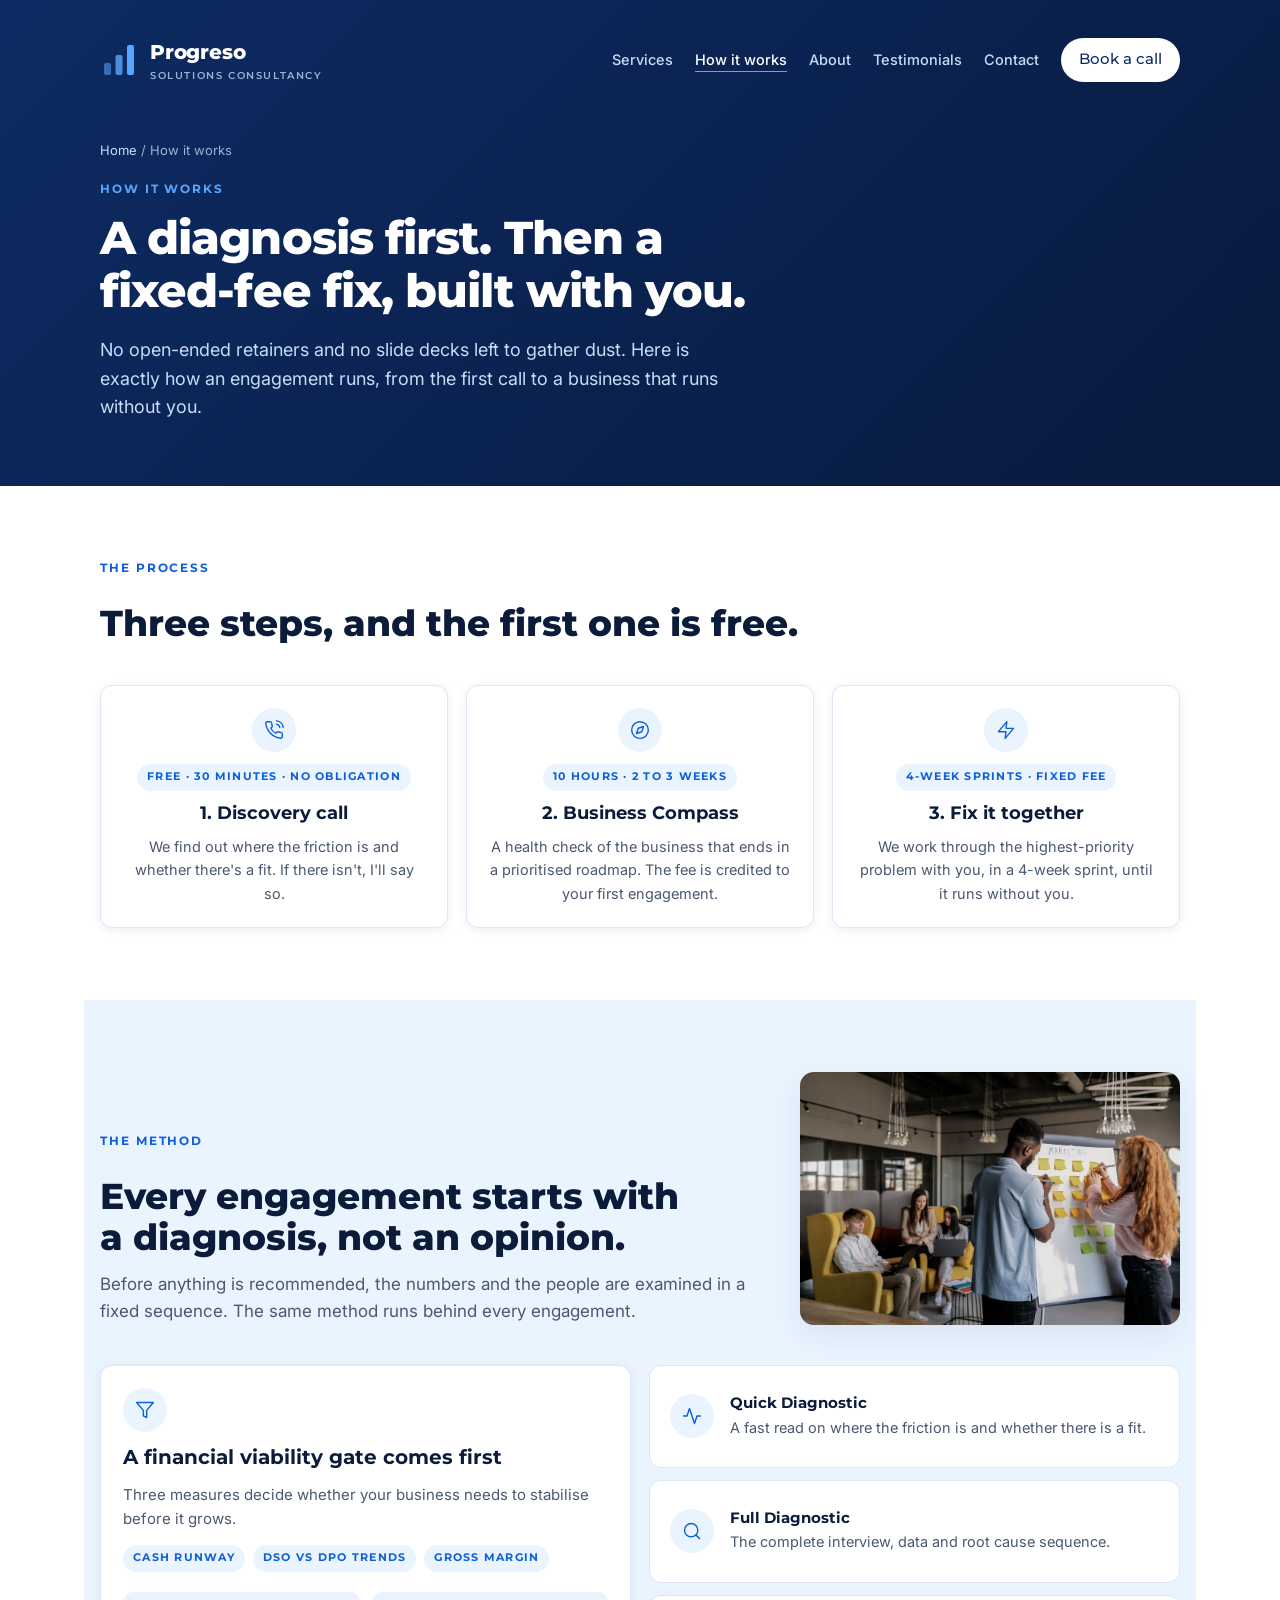
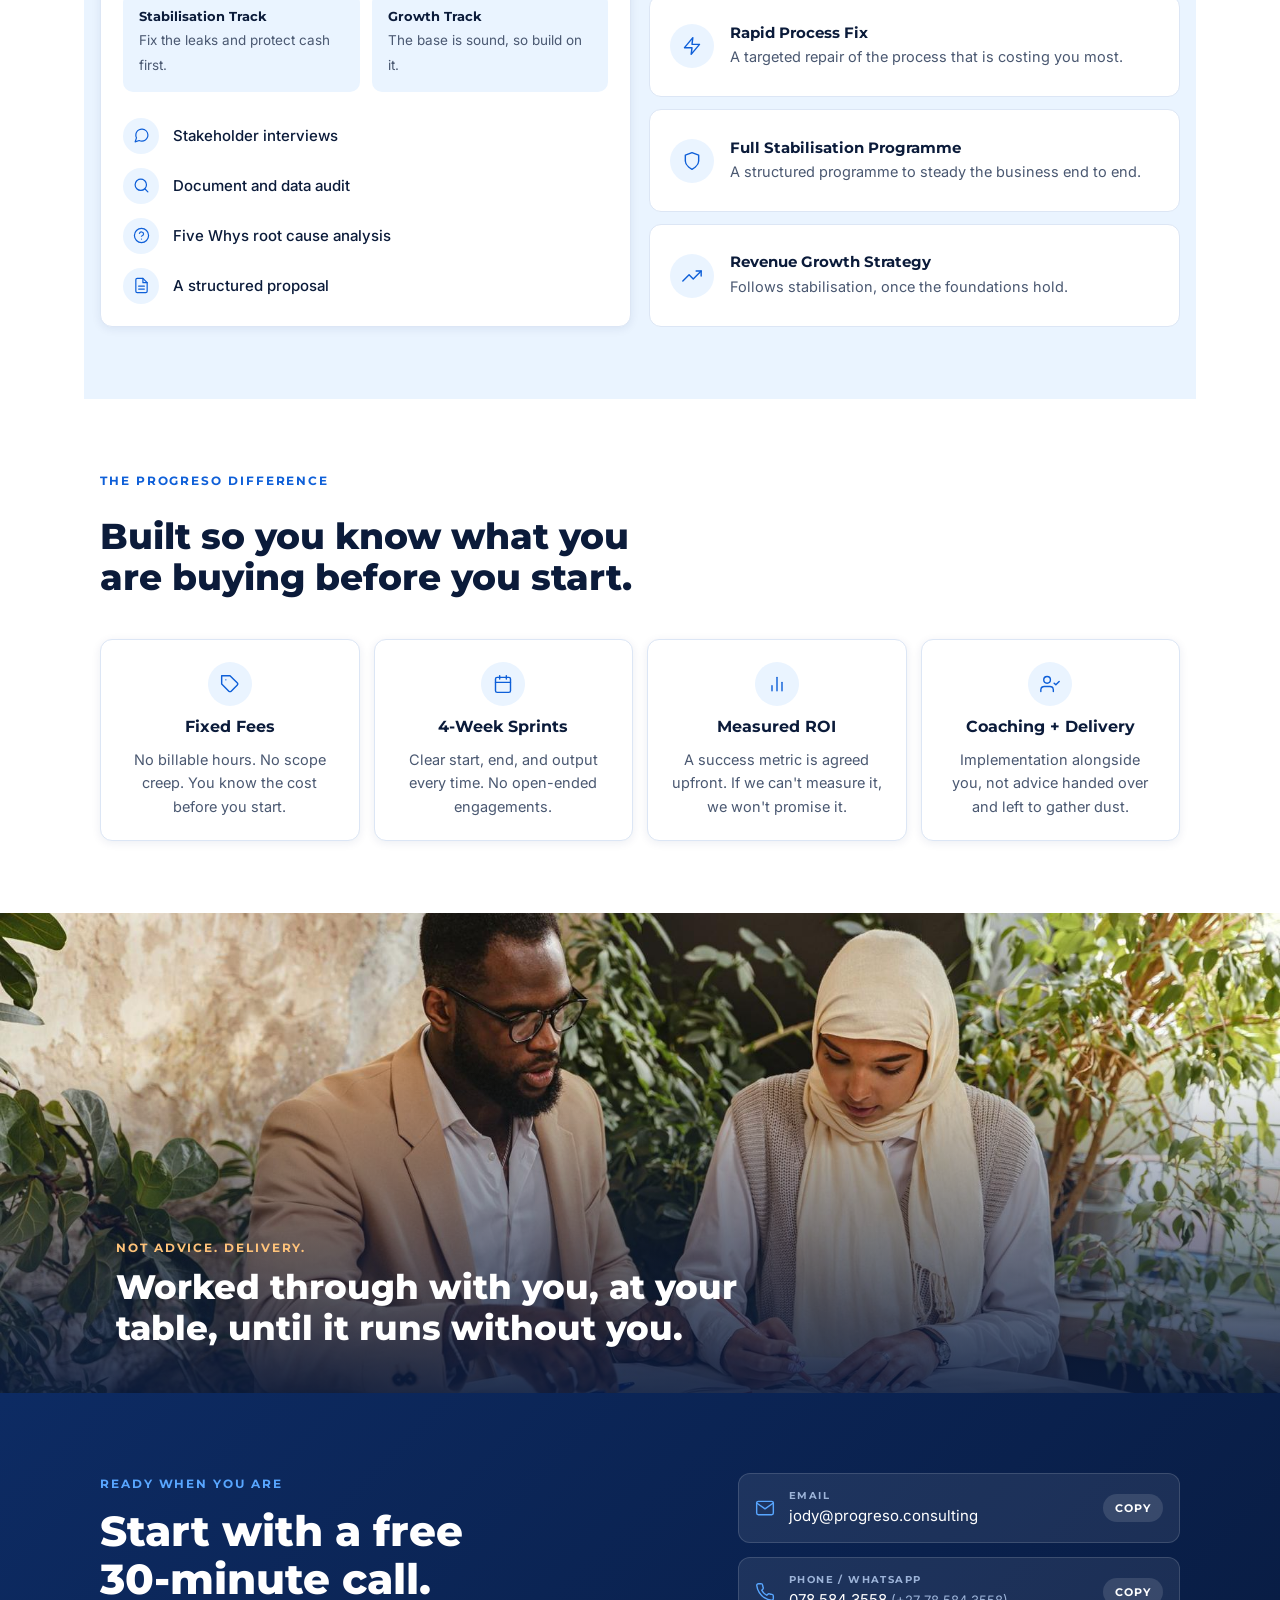
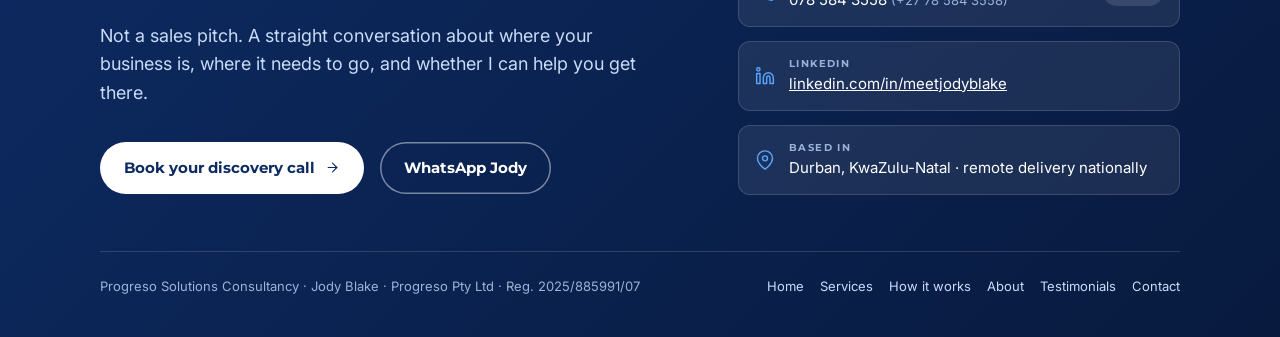
<file: how-it-works.html>
<!doctype html>
<html lang="en-ZA">
<head>
<meta charset="utf-8">
<meta name="viewport" content="width=device-width, initial-scale=1">
<title>How it works | Progreso Solutions Consultancy</title>
<meta name="description" content="How Progreso engagements run: a free discovery call, the Business Compass diagnostic, then fixed-fee 4-week sprints with a success metric agreed upfront.">
<link rel="canonical" href="https://progreso.consulting/how-it-works.html">
<meta property="og:title" content="How it works | Progreso Solutions Consultancy">
<meta property="og:description" content="How Progreso engagements run: a free discovery call, the Business Compass diagnostic, then fixed-fee 4-week sprints with a success metric agreed upfront.">
<meta property="og:type" content="website">
<link rel="preconnect" href="https://fonts.googleapis.com">
<link rel="preconnect" href="https://fonts.gstatic.com" crossorigin>
<link rel="stylesheet" href="https://fonts.googleapis.com/css2?family=Inter:wght@400;500;600&family=Montserrat:wght@600;700;800&display=swap">
<link rel="stylesheet" href="css/site.css">
</head>
<body>
<svg width="0" height="0" style="position:absolute" aria-hidden="true">
  <defs>
    <symbol id="i-compass" viewBox="0 0 24 24"><circle cx="12" cy="12" r="10"/><polygon points="16.24 7.76 14.12 14.12 7.76 16.24 9.88 9.88 16.24 7.76"/></symbol>
    <symbol id="i-map" viewBox="0 0 24 24"><polygon points="1 6 1 22 8 18 16 22 23 18 23 2 16 6 8 2 1 6"/><line x1="8" y1="2" x2="8" y2="18"/><line x1="16" y1="6" x2="16" y2="22"/></symbol>
    <symbol id="i-settings" viewBox="0 0 24 24"><circle cx="12" cy="12" r="3"/><path d="M19.4 15a1.65 1.65 0 0 0 .33 1.82l.06.06a2 2 0 0 1 0 2.83 2 2 0 0 1-2.83 0l-.06-.06a1.65 1.65 0 0 0-1.82-.33 1.65 1.65 0 0 0-1 1.51V21a2 2 0 0 1-2 2 2 2 0 0 1-2-2v-.09A1.65 1.65 0 0 0 9 19.4a1.65 1.65 0 0 0-1.82.33l-.06.06a2 2 0 0 1-2.83 0 2 2 0 0 1 0-2.83l.06-.06a1.65 1.65 0 0 0 .33-1.82 1.65 1.65 0 0 0-1.51-1H3a2 2 0 0 1-2-2 2 2 0 0 1 2-2h.09A1.65 1.65 0 0 0 4.6 9a1.65 1.65 0 0 0-.33-1.82l-.06-.06a2 2 0 0 1 0-2.83 2 2 0 0 1 2.83 0l.06.06a1.65 1.65 0 0 0 1.82.33H9a1.65 1.65 0 0 0 1-1.51V3a2 2 0 0 1 2-2 2 2 0 0 1 2 2v.09a1.65 1.65 0 0 0 1 1.51 1.65 1.65 0 0 0 1.82-.33l.06-.06a2 2 0 0 1 2.83 0 2 2 0 0 1 0 2.83l-.06.06a1.65 1.65 0 0 0-.33 1.82V9a1.65 1.65 0 0 0 1.51 1H21a2 2 0 0 1 2 2 2 2 0 0 1-2 2h-.09a1.65 1.65 0 0 0-1.51 1z"/></symbol>
    <symbol id="i-users" viewBox="0 0 24 24"><path d="M17 21v-2a4 4 0 0 0-4-4H5a4 4 0 0 0-4 4v2"/><circle cx="9" cy="7" r="4"/><path d="M23 21v-2a4 4 0 0 0-3-3.87"/><path d="M16 3.13a4 4 0 0 1 0 7.75"/></symbol>
    <symbol id="i-target" viewBox="0 0 24 24"><circle cx="12" cy="12" r="10"/><circle cx="12" cy="12" r="6"/><circle cx="12" cy="12" r="2"/></symbol>
    <symbol id="i-heart" viewBox="0 0 24 24"><path d="M20.84 4.61a5.5 5.5 0 0 0-7.78 0L12 5.67l-1.06-1.06a5.5 5.5 0 0 0-7.78 7.78l1.06 1.06L12 21.23l7.78-7.78 1.06-1.06a5.5 5.5 0 0 0 0-7.78z"/></symbol>
    <symbol id="i-buoy" viewBox="0 0 24 24"><circle cx="12" cy="12" r="10"/><circle cx="12" cy="12" r="4"/><line x1="4.93" y1="4.93" x2="9.17" y2="9.17"/><line x1="14.83" y1="14.83" x2="19.07" y2="19.07"/><line x1="14.83" y1="9.17" x2="19.07" y2="4.93"/><line x1="4.93" y1="19.07" x2="9.17" y2="14.83"/></symbol>
    <symbol id="i-shuffle" viewBox="0 0 24 24"><polyline points="16 3 21 3 21 8"/><line x1="4" y1="20" x2="21" y2="3"/><polyline points="21 16 21 21 16 21"/><line x1="15" y1="15" x2="21" y2="21"/><line x1="4" y1="4" x2="9" y2="9"/></symbol>
    <symbol id="i-repeat" viewBox="0 0 24 24"><polyline points="17 1 21 5 17 9"/><path d="M3 11V9a4 4 0 0 1 4-4h14"/><polyline points="7 23 3 19 7 15"/><path d="M21 13v2a4 4 0 0 1-4 4H3"/></symbol>
    <symbol id="i-userx" viewBox="0 0 24 24"><path d="M16 21v-2a4 4 0 0 0-4-4H5a4 4 0 0 0-4 4v2"/><circle cx="8.5" cy="7" r="4"/><line x1="18" y1="8" x2="23" y2="13"/><line x1="23" y1="8" x2="18" y2="13"/></symbol>
    <symbol id="i-down" viewBox="0 0 24 24"><polyline points="23 18 13.5 8.5 8.5 13.5 1 6"/><polyline points="17 18 23 18 23 12"/></symbol>
    <symbol id="i-logout" viewBox="0 0 24 24"><path d="M9 21H5a2 2 0 0 1-2-2V5a2 2 0 0 1 2-2h4"/><polyline points="16 17 21 12 16 7"/><line x1="21" y1="12" x2="9" y2="12"/></symbol>
    <symbol id="i-tag" viewBox="0 0 24 24"><path d="M20.59 13.41l-7.17 7.17a2 2 0 0 1-2.83 0L2 12V2h10l8.59 8.59a2 2 0 0 1 0 2.82z"/><line x1="7" y1="7" x2="7.01" y2="7"/></symbol>
    <symbol id="i-cal" viewBox="0 0 24 24"><rect x="3" y="4" width="18" height="18" rx="2" ry="2"/><line x1="16" y1="2" x2="16" y2="6"/><line x1="8" y1="2" x2="8" y2="6"/><line x1="3" y1="10" x2="21" y2="10"/></symbol>
    <symbol id="i-bars" viewBox="0 0 24 24"><line x1="18" y1="20" x2="18" y2="10"/><line x1="12" y1="20" x2="12" y2="4"/><line x1="6" y1="20" x2="6" y2="14"/></symbol>
    <symbol id="i-usercheck" viewBox="0 0 24 24"><path d="M16 21v-2a4 4 0 0 0-4-4H5a4 4 0 0 0-4 4v2"/><circle cx="8.5" cy="7" r="4"/><polyline points="17 11 19 13 23 9"/></symbol>
    <symbol id="i-check" viewBox="0 0 24 24"><polyline points="20 6 9 17 4 12"/></symbol>
    <symbol id="i-activity" viewBox="0 0 24 24"><polyline points="22 12 18 12 15 21 9 3 6 12 2 12"/></symbol>
    <symbol id="i-search" viewBox="0 0 24 24"><circle cx="11" cy="11" r="8"/><line x1="21" y1="21" x2="16.65" y2="16.65"/></symbol>
    <symbol id="i-file" viewBox="0 0 24 24"><path d="M14 2H6a2 2 0 0 0-2 2v16a2 2 0 0 0 2 2h12a2 2 0 0 0 2-2V8z"/><polyline points="14 2 14 8 20 8"/><line x1="16" y1="13" x2="8" y2="13"/><line x1="16" y1="17" x2="8" y2="17"/></symbol>
    <symbol id="i-chat" viewBox="0 0 24 24"><path d="M21 11.5a8.38 8.38 0 0 1-.9 3.8 8.5 8.5 0 0 1-7.6 4.7 8.38 8.38 0 0 1-3.8-.9L3 21l1.9-5.7a8.38 8.38 0 0 1-.9-3.8 8.5 8.5 0 0 1 4.7-7.6 8.38 8.38 0 0 1 3.8-.9h.5a8.48 8.48 0 0 1 8 8v.5z"/></symbol>
    <symbol id="i-help" viewBox="0 0 24 24"><circle cx="12" cy="12" r="10"/><path d="M9.09 9a3 3 0 0 1 5.83 1c0 2-3 3-3 3"/><line x1="12" y1="17" x2="12.01" y2="17"/></symbol>
    <symbol id="i-filter" viewBox="0 0 24 24"><polygon points="22 3 2 3 10 12.46 10 19 14 21 14 12.46 22 3"/></symbol>
    <symbol id="i-up" viewBox="0 0 24 24"><polyline points="23 6 13.5 15.5 8.5 10.5 1 18"/><polyline points="17 6 23 6 23 12"/></symbol>
    <symbol id="i-shield" viewBox="0 0 24 24"><path d="M12 22s8-4 8-10V5l-8-3-8 3v7c0 6 8 10 8 10z"/></symbol>
    <symbol id="i-zap" viewBox="0 0 24 24"><polygon points="13 2 3 14 12 14 11 22 21 10 12 10 13 2"/></symbol>
    <symbol id="i-phonecall" viewBox="0 0 24 24"><path d="M15.05 5A5 5 0 0 1 19 8.95M15.05 1A9 9 0 0 1 23 8.94"/><path d="M22 16.92v3a2 2 0 0 1-2.18 2 19.79 19.79 0 0 1-8.63-3.07 19.5 19.5 0 0 1-6-6 19.79 19.79 0 0 1-3.07-8.67A2 2 0 0 1 4.11 2h3a2 2 0 0 1 2 1.72 12.84 12.84 0 0 0 .7 2.81 2 2 0 0 1-.45 2.11L8.09 9.91a16 16 0 0 0 6 6l1.27-1.27a2 2 0 0 1 2.11-.45 12.84 12.84 0 0 0 2.81.7A2 2 0 0 1 22 16.92z"/></symbol>
    <symbol id="i-mail" viewBox="0 0 24 24"><path d="M4 4h16c1.1 0 2 .9 2 2v12c0 1.1-.9 2-2 2H4c-1.1 0-2-.9-2-2V6c0-1.1.9-2 2-2z"/><polyline points="22,6 12,13 2,6"/></symbol>
    <symbol id="i-phone" viewBox="0 0 24 24"><path d="M22 16.92v3a2 2 0 0 1-2.18 2 19.79 19.79 0 0 1-8.63-3.07 19.5 19.5 0 0 1-6-6 19.79 19.79 0 0 1-3.07-8.67A2 2 0 0 1 4.11 2h3a2 2 0 0 1 2 1.72 12.84 12.84 0 0 0 .7 2.81 2 2 0 0 1-.45 2.11L8.09 9.91a16 16 0 0 0 6 6l1.27-1.27a2 2 0 0 1 2.11-.45 12.84 12.84 0 0 0 2.81.7A2 2 0 0 1 22 16.92z"/></symbol>
    <symbol id="i-linkedin" viewBox="0 0 24 24"><path d="M16 8a6 6 0 0 1 6 6v7h-4v-7a2 2 0 0 0-2-2 2 2 0 0 0-2 2v7h-4v-7a6 6 0 0 1 6-6z"/><rect x="2" y="9" width="4" height="12"/><circle cx="4" cy="4" r="2"/></symbol>
    <symbol id="i-pin" viewBox="0 0 24 24"><path d="M21 10c0 7-9 13-9 13s-9-6-9-13a9 9 0 0 1 18 0z"/><circle cx="12" cy="10" r="3"/></symbol>
    <symbol id="i-arrow" viewBox="0 0 24 24"><line x1="5" y1="12" x2="19" y2="12"/><polyline points="12 5 19 12 12 19"/></symbol>
    <symbol id="i-star" viewBox="0 0 24 24"><polygon points="12 2 15.09 8.26 22 9.27 17 14.14 18.18 21.02 12 17.77 5.82 21.02 7 14.14 2 9.27 8.91 8.26 12 2"/></symbol>
  </defs>
</svg>

<header class="band page-hero">
  <div class="wrap">
    <div class="topbar">
      <a class="brand" href="index.html" aria-label="Progreso Solutions Consultancy, home">
        <svg width="38" height="38" viewBox="0 0 38 38" aria-hidden="true"><rect x="4" y="22" width="7" height="12" rx="2" fill="#58A6FF" opacity=".55"/><rect x="15.5" y="14" width="7" height="20" rx="2" fill="#58A6FF" opacity=".8"/><rect x="27" y="4" width="7" height="30" rx="2" fill="#58A6FF"/></svg>
        <span>Progreso<small>Solutions Consultancy</small></span>
      </a>
      <nav class="nav" aria-label="Main"><a href="services.html">Services</a><a href="how-it-works.html" aria-current="page">How it works</a><a href="about.html">About</a><a href="testimonials.html">Testimonials</a><a href="contact.html">Contact</a><a class="btn btn-sm" href="contact.html">Book a call</a></nav>
      <details class="menu"><summary>Menu</summary><nav class="menu-panel" aria-label="Main"><a href="index.html">Home</a><a href="services.html">Services</a><a href="how-it-works.html">How it works</a><a href="about.html">About</a><a href="testimonials.html">Testimonials</a><a href="contact.html">Contact</a></nav></details>
    </div>
    <div>
      <div>
        <div class="crumbs"><a href="index.html">Home</a> / How it works</div>
        <div class="eyebrow">How it works</div>
        <h1>A diagnosis first. Then a fixed-fee fix, built with you.</h1>
        <p class="sub">No open-ended retainers and no slide decks left to gather dust. Here is exactly how an engagement runs, from the first call to a business that runs without you.</p>
        
      </div>
      
    </div>
  </div>
</header>

<main class="wrap">

<section>
  <div class="sec-head"><div class="eyebrow">The process</div><h2>Three steps, and the first one is free.</h2></div>
  <div class="steps">
      <article class="card step"><div class="circle"><svg class="ico"><use href="#i-phonecall"/></svg></div><span class="pill">Free · 30 minutes · No obligation</span><h3>1. Discovery call</h3><p>We find out where the friction is and whether there's a fit. If there isn't, I'll say so.</p></article>
      <article class="card step"><div class="circle"><svg class="ico"><use href="#i-compass"/></svg></div><span class="pill">10 hours · 2 to 3 weeks</span><h3>2. Business Compass</h3><p>A health check of the business that ends in a prioritised roadmap. The fee is credited to your first engagement.</p></article>
      <article class="card step"><div class="circle"><svg class="ico"><use href="#i-zap"/></svg></div><span class="pill">4-week sprints · Fixed fee</span><h3>3. Fix it together</h3><p>We work through the highest-priority problem with you, in a 4-week sprint, until it runs without you.</p></article>
    </div>
</section>

<section id="method" class="alt">
  <div class="wrap">
    <div class="method-head">
      <div class="sec-head">
        <div class="eyebrow">The method</div>
        <h2>Every engagement starts with a diagnosis, not an opinion.</h2>
        <p>Before anything is recommended, the numbers and the people are examined in a fixed sequence. The same method runs behind every engagement.</p>
      </div>
      <figure class="method-photo"><img src="images/method.jpg" width="1000" height="667" loading="lazy" alt="A team mapping problems on a sticky-note board during a diagnostic workshop"></figure>
    </div>
    <div class="method">
      <div class="card gate">
        <div class="circle"><svg class="ico"><use href="#i-filter"/></svg></div>
        <h3 style="font-size:20px">A financial viability gate comes first</h3>
        <p style="font-size:15px">Three measures decide whether your business needs to stabilise before it grows.</p>
        <div class="metrics"><span class="pill">Cash runway</span><span class="pill">DSO vs DPO trends</span><span class="pill">Gross margin</span></div>
        <div class="tracks">
          <div class="track"><b>Stabilisation Track</b><span>Fix the leaks and protect cash first.</span></div>
          <div class="track"><b>Growth Track</b><span>The base is sound, so build on it.</span></div>
        </div>
        <div class="step-list" style="margin-top:12px">
          <div><div class="circle" style="width:36px;height:36px;font-size:17px"><svg class="ico"><use href="#i-chat"/></svg></div>Stakeholder interviews</div>
          <div><div class="circle" style="width:36px;height:36px;font-size:17px"><svg class="ico"><use href="#i-search"/></svg></div>Document and data audit</div>
          <div><div class="circle" style="width:36px;height:36px;font-size:17px"><svg class="ico"><use href="#i-help"/></svg></div>Five Whys root cause analysis</div>
          <div><div class="circle" style="width:36px;height:36px;font-size:17px"><svg class="ico"><use href="#i-file"/></svg></div>A structured proposal</div>
        </div>
      </div>
      <div class="ladder">
        <div class="rung"><div class="circle"><svg class="ico"><use href="#i-activity"/></svg></div><div><h4>Quick Diagnostic</h4><p>A fast read on where the friction is and whether there is a fit.</p></div></div>
        <div class="rung"><div class="circle"><svg class="ico"><use href="#i-search"/></svg></div><div><h4>Full Diagnostic</h4><p>The complete interview, data and root cause sequence.</p></div></div>
        <div class="rung"><div class="circle"><svg class="ico"><use href="#i-zap"/></svg></div><div><h4>Rapid Process Fix</h4><p>A targeted repair of the process that is costing you most.</p></div></div>
        <div class="rung"><div class="circle"><svg class="ico"><use href="#i-shield"/></svg></div><div><h4>Full Stabilisation Programme</h4><p>A structured programme to steady the business end to end.</p></div></div>
        <div class="rung"><div class="circle"><svg class="ico"><use href="#i-up"/></svg></div><div><h4>Revenue Growth Strategy</h4><p>Follows stabilisation, once the foundations hold.</p></div></div>
      </div>
    </div>
  </div>
</section>

<section id="difference">
  <div class="sec-head">
    <div class="eyebrow">The Progreso difference</div>
    <h2>Built so you know what you are buying before you start.</h2>
  </div>
  <div class="diff-grid">
    <article class="card diff"><div class="circle"><svg class="ico"><use href="#i-tag"/></svg></div><h3>Fixed Fees</h3><p>No billable hours. No scope creep. You know the cost before you start.</p></article>
    <article class="card diff"><div class="circle"><svg class="ico"><use href="#i-cal"/></svg></div><h3>4-Week Sprints</h3><p>Clear start, end, and output every time. No open-ended engagements.</p></article>
    <article class="card diff"><div class="circle"><svg class="ico"><use href="#i-bars"/></svg></div><h3>Measured ROI</h3><p>A success metric is agreed upfront. If we can't measure it, we won't promise it.</p></article>
    <article class="card diff"><div class="circle"><svg class="ico"><use href="#i-usercheck"/></svg></div><h3>Coaching + Delivery</h3><p>Implementation alongside you, not advice handed over and left to gather dust.</p></article>
  </div>
</section>

<div class="photo-break">
  <img src="images/break-planning.jpg" width="1800" height="1200" loading="lazy" alt="An owner and a consultant working through plans together at a table">
  <div class="wrap"><div class="eyebrow">Not advice. Delivery.</div><p class="pb-line">Worked through with you, at your table, until it runs without you.</p></div>
</div>

</main>

<footer class="band close" id="contact">
  <div class="wrap">
    <div class="close-grid">
      <div>
        <div class="eyebrow">Ready when you are</div>
        <h2>Start with a free 30-minute call.</h2>
        <p class="lead">Not a sales pitch. A straight conversation about where your business is, where it needs to go, and whether I can help you get there.</p>
        <div class="hero-cta">
          <a class="btn" href="contact.html" data-book>Book your discovery call <svg class="ico" width="18" height="18"><use href="#i-arrow"/></svg></a>
          <a class="btn btn-ghost" href="https://wa.me/27785843558?text=Hi%20Jody%2C%20I%27d%20like%20to%20chat%20about%20my%20business." rel="noopener">WhatsApp Jody</a>
        </div>
      </div>
      <div class="contact">
        <div class="crow"><svg class="ico"><use href="#i-mail"/></svg><div><small>Email</small><span>jody@progreso.consulting</span></div><button class="copy" type="button" data-copy="jody@progreso.consulting">Copy</button></div>
        <div class="crow"><svg class="ico"><use href="#i-phone"/></svg><div><small>Phone / WhatsApp</small><span>078 584 3558</span> <span style="color:var(--on-band-mute);font-size:13px">(+27 78 584 3558)</span></div><button class="copy" type="button" data-copy="078 584 3558">Copy</button></div>
        <div class="crow"><svg class="ico"><use href="#i-linkedin"/></svg><div><small>LinkedIn</small><a href="https://linkedin.com/in/meetjodyblake" rel="noopener">linkedin.com/in/meetjodyblake</a></div></div>
        <div class="crow"><svg class="ico"><use href="#i-pin"/></svg><div><small>Based in</small>Durban, KwaZulu-Natal · remote delivery nationally</div></div>
      </div>
    </div>
    <div class="foot"><span>Progreso Solutions Consultancy · Jody Blake · Progreso Pty Ltd · Reg. 2025/885991/07</span><nav aria-label="Footer"><a href="index.html">Home</a><a href="services.html">Services</a><a href="how-it-works.html">How it works</a><a href="about.html">About</a><a href="testimonials.html">Testimonials</a><a href="contact.html">Contact</a></nav></div>
  </div>
</footer>
<div class="sticky-cta"><a class="btn" href="contact.html" data-book>Book a call</a><a class="btn btn-ghost" href="https://wa.me/27785843558?text=Hi%20Jody%2C%20I%27d%20like%20to%20chat%20about%20my%20business." rel="noopener">WhatsApp</a></div>
<script src="js/site.js"></script>
</body>
</html>
</file>
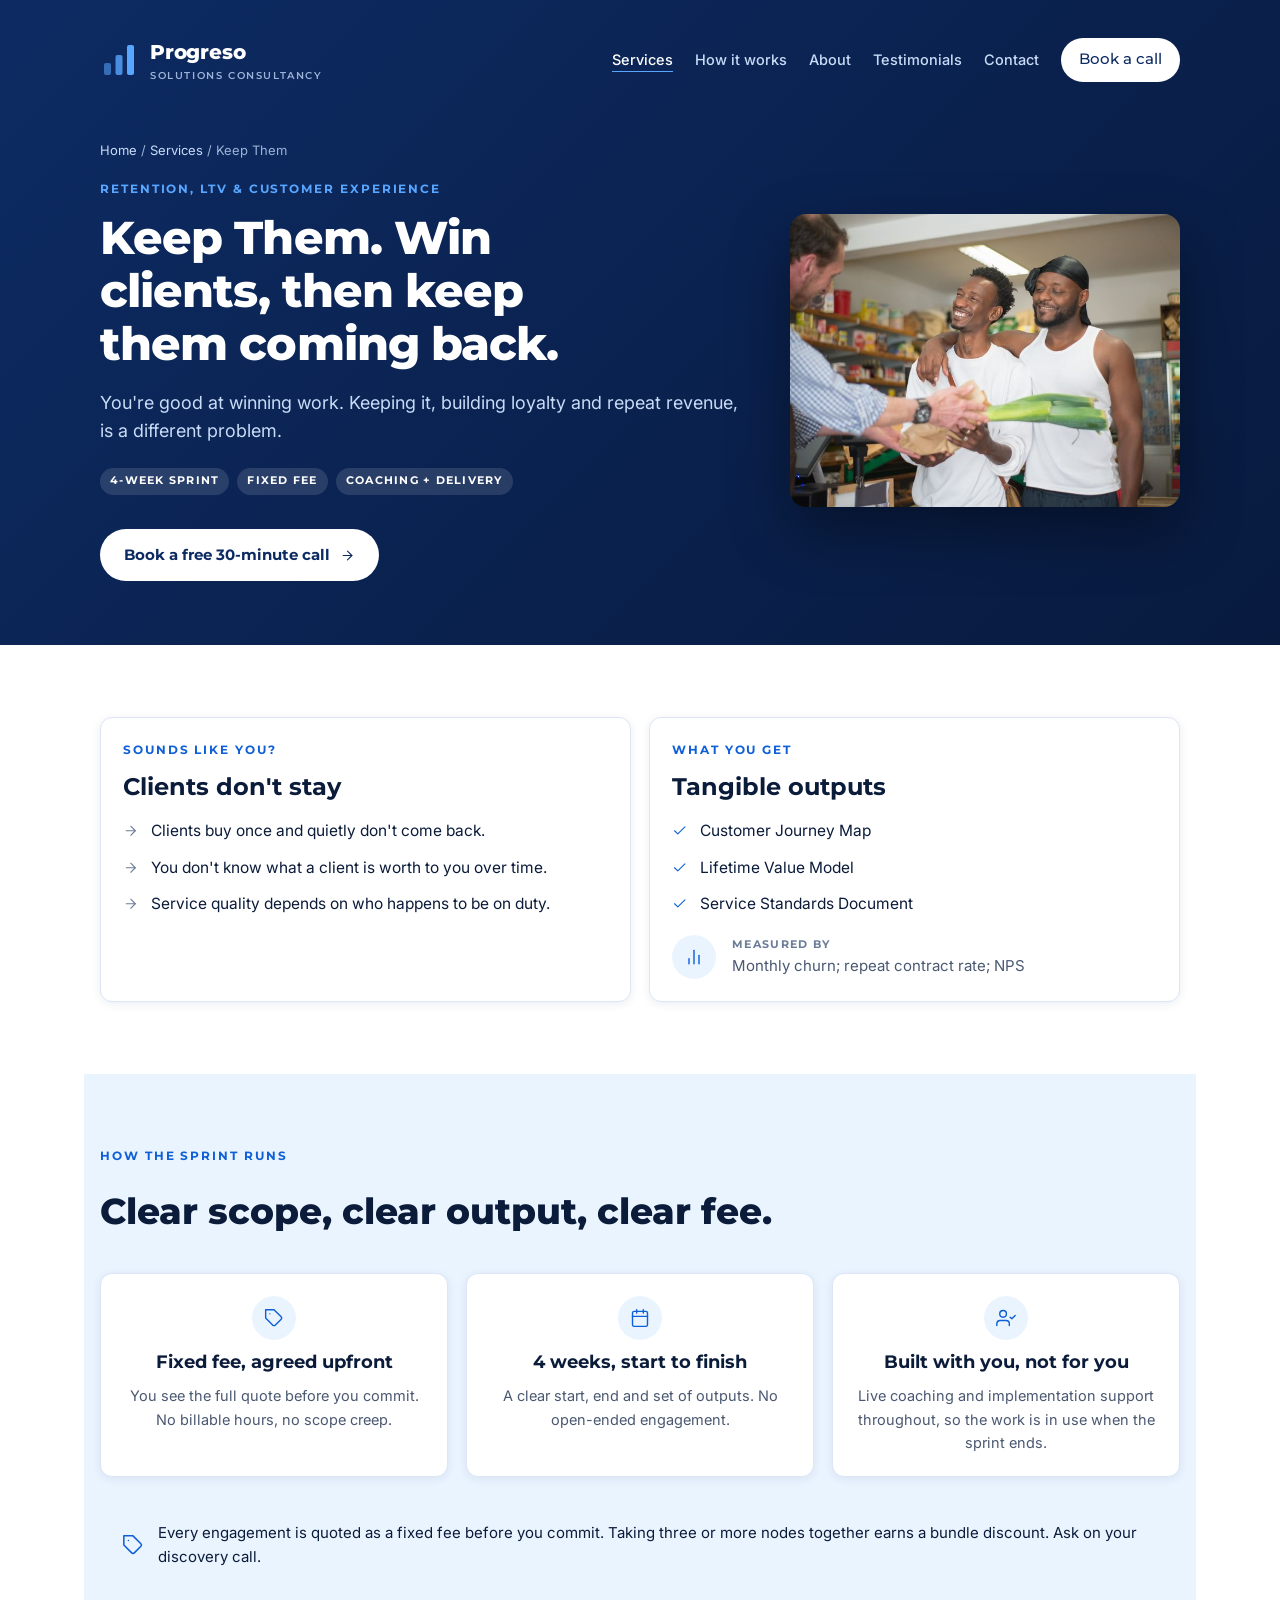
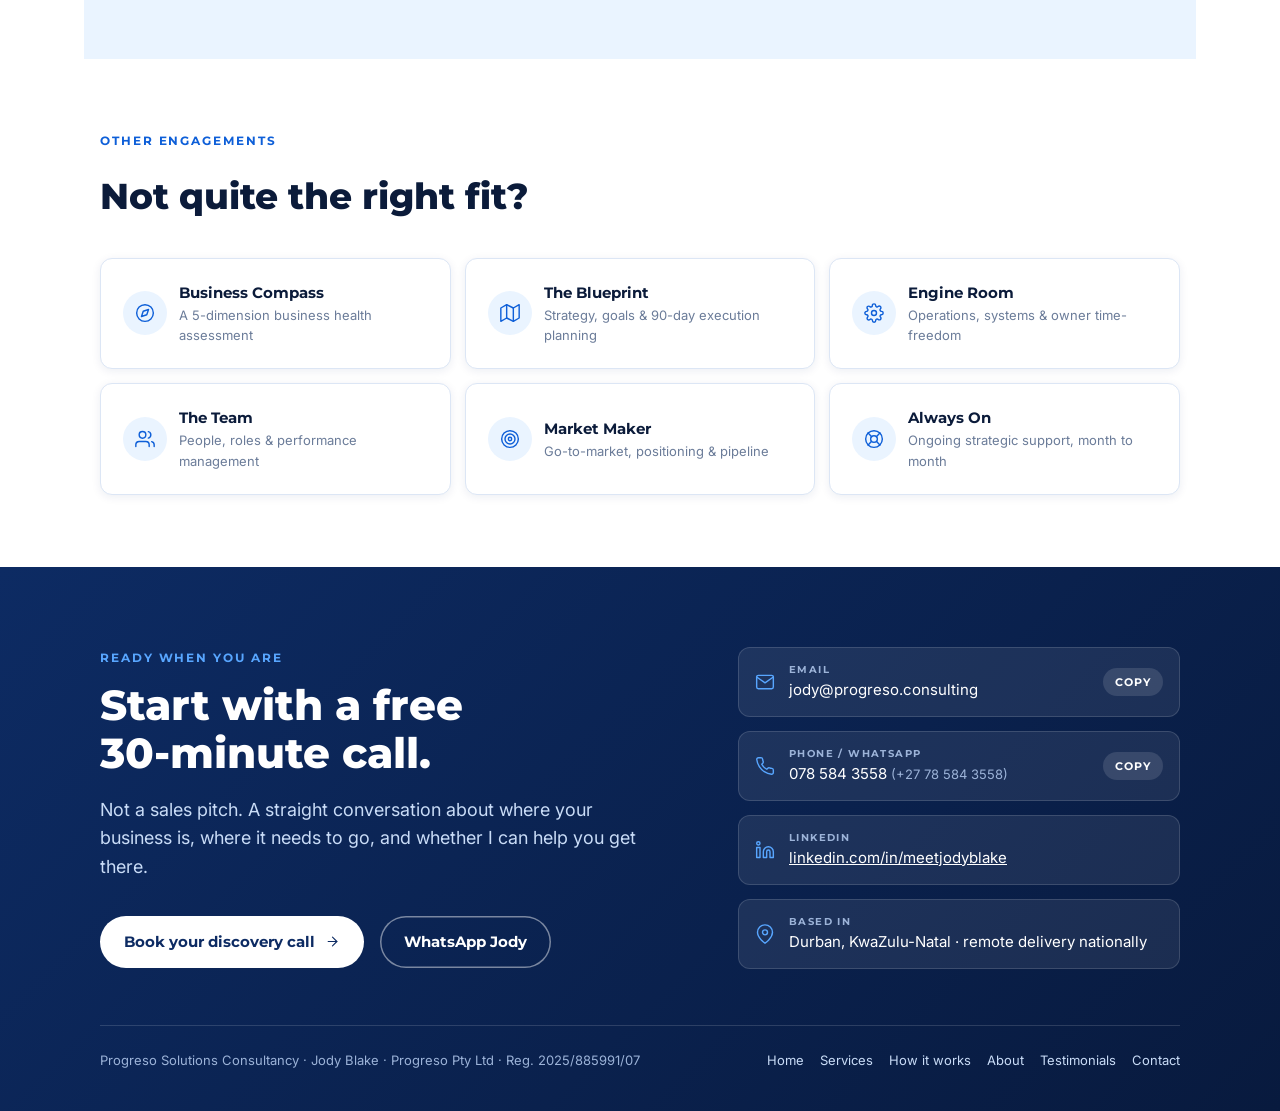
<file: keep-them.html>
<!doctype html>
<html lang="en-ZA">
<head>
<meta charset="utf-8">
<meta name="viewport" content="width=device-width, initial-scale=1">
<title>Keep Them: Retention, LTV & customer experience | Progreso Solutions</title>
<meta name="description" content="Keep Them by Progreso Solutions: retention, ltv & customer experience for South African SME owners. Win clients, then keep them coming back. Fixed fee, measurable output.">
<link rel="canonical" href="https://progreso.consulting/keep-them.html">
<meta property="og:title" content="Keep Them: Retention, LTV & customer experience | Progreso Solutions">
<meta property="og:description" content="Keep Them by Progreso Solutions: retention, ltv & customer experience for South African SME owners. Win clients, then keep them coming back. Fixed fee, measurable output.">
<meta property="og:type" content="website">
<link rel="preconnect" href="https://fonts.googleapis.com">
<link rel="preconnect" href="https://fonts.gstatic.com" crossorigin>
<link rel="stylesheet" href="https://fonts.googleapis.com/css2?family=Inter:wght@400;500;600&family=Montserrat:wght@600;700;800&display=swap">
<link rel="stylesheet" href="css/site.css">
</head>
<body>
<svg width="0" height="0" style="position:absolute" aria-hidden="true">
  <defs>
    <symbol id="i-compass" viewBox="0 0 24 24"><circle cx="12" cy="12" r="10"/><polygon points="16.24 7.76 14.12 14.12 7.76 16.24 9.88 9.88 16.24 7.76"/></symbol>
    <symbol id="i-map" viewBox="0 0 24 24"><polygon points="1 6 1 22 8 18 16 22 23 18 23 2 16 6 8 2 1 6"/><line x1="8" y1="2" x2="8" y2="18"/><line x1="16" y1="6" x2="16" y2="22"/></symbol>
    <symbol id="i-settings" viewBox="0 0 24 24"><circle cx="12" cy="12" r="3"/><path d="M19.4 15a1.65 1.65 0 0 0 .33 1.82l.06.06a2 2 0 0 1 0 2.83 2 2 0 0 1-2.83 0l-.06-.06a1.65 1.65 0 0 0-1.82-.33 1.65 1.65 0 0 0-1 1.51V21a2 2 0 0 1-2 2 2 2 0 0 1-2-2v-.09A1.65 1.65 0 0 0 9 19.4a1.65 1.65 0 0 0-1.82.33l-.06.06a2 2 0 0 1-2.83 0 2 2 0 0 1 0-2.83l.06-.06a1.65 1.65 0 0 0 .33-1.82 1.65 1.65 0 0 0-1.51-1H3a2 2 0 0 1-2-2 2 2 0 0 1 2-2h.09A1.65 1.65 0 0 0 4.6 9a1.65 1.65 0 0 0-.33-1.82l-.06-.06a2 2 0 0 1 0-2.83 2 2 0 0 1 2.83 0l.06.06a1.65 1.65 0 0 0 1.82.33H9a1.65 1.65 0 0 0 1-1.51V3a2 2 0 0 1 2-2 2 2 0 0 1 2 2v.09a1.65 1.65 0 0 0 1 1.51 1.65 1.65 0 0 0 1.82-.33l.06-.06a2 2 0 0 1 2.83 0 2 2 0 0 1 0 2.83l-.06.06a1.65 1.65 0 0 0-.33 1.82V9a1.65 1.65 0 0 0 1.51 1H21a2 2 0 0 1 2 2 2 2 0 0 1-2 2h-.09a1.65 1.65 0 0 0-1.51 1z"/></symbol>
    <symbol id="i-users" viewBox="0 0 24 24"><path d="M17 21v-2a4 4 0 0 0-4-4H5a4 4 0 0 0-4 4v2"/><circle cx="9" cy="7" r="4"/><path d="M23 21v-2a4 4 0 0 0-3-3.87"/><path d="M16 3.13a4 4 0 0 1 0 7.75"/></symbol>
    <symbol id="i-target" viewBox="0 0 24 24"><circle cx="12" cy="12" r="10"/><circle cx="12" cy="12" r="6"/><circle cx="12" cy="12" r="2"/></symbol>
    <symbol id="i-heart" viewBox="0 0 24 24"><path d="M20.84 4.61a5.5 5.5 0 0 0-7.78 0L12 5.67l-1.06-1.06a5.5 5.5 0 0 0-7.78 7.78l1.06 1.06L12 21.23l7.78-7.78 1.06-1.06a5.5 5.5 0 0 0 0-7.78z"/></symbol>
    <symbol id="i-buoy" viewBox="0 0 24 24"><circle cx="12" cy="12" r="10"/><circle cx="12" cy="12" r="4"/><line x1="4.93" y1="4.93" x2="9.17" y2="9.17"/><line x1="14.83" y1="14.83" x2="19.07" y2="19.07"/><line x1="14.83" y1="9.17" x2="19.07" y2="4.93"/><line x1="4.93" y1="19.07" x2="9.17" y2="14.83"/></symbol>
    <symbol id="i-shuffle" viewBox="0 0 24 24"><polyline points="16 3 21 3 21 8"/><line x1="4" y1="20" x2="21" y2="3"/><polyline points="21 16 21 21 16 21"/><line x1="15" y1="15" x2="21" y2="21"/><line x1="4" y1="4" x2="9" y2="9"/></symbol>
    <symbol id="i-repeat" viewBox="0 0 24 24"><polyline points="17 1 21 5 17 9"/><path d="M3 11V9a4 4 0 0 1 4-4h14"/><polyline points="7 23 3 19 7 15"/><path d="M21 13v2a4 4 0 0 1-4 4H3"/></symbol>
    <symbol id="i-userx" viewBox="0 0 24 24"><path d="M16 21v-2a4 4 0 0 0-4-4H5a4 4 0 0 0-4 4v2"/><circle cx="8.5" cy="7" r="4"/><line x1="18" y1="8" x2="23" y2="13"/><line x1="23" y1="8" x2="18" y2="13"/></symbol>
    <symbol id="i-down" viewBox="0 0 24 24"><polyline points="23 18 13.5 8.5 8.5 13.5 1 6"/><polyline points="17 18 23 18 23 12"/></symbol>
    <symbol id="i-logout" viewBox="0 0 24 24"><path d="M9 21H5a2 2 0 0 1-2-2V5a2 2 0 0 1 2-2h4"/><polyline points="16 17 21 12 16 7"/><line x1="21" y1="12" x2="9" y2="12"/></symbol>
    <symbol id="i-tag" viewBox="0 0 24 24"><path d="M20.59 13.41l-7.17 7.17a2 2 0 0 1-2.83 0L2 12V2h10l8.59 8.59a2 2 0 0 1 0 2.82z"/><line x1="7" y1="7" x2="7.01" y2="7"/></symbol>
    <symbol id="i-cal" viewBox="0 0 24 24"><rect x="3" y="4" width="18" height="18" rx="2" ry="2"/><line x1="16" y1="2" x2="16" y2="6"/><line x1="8" y1="2" x2="8" y2="6"/><line x1="3" y1="10" x2="21" y2="10"/></symbol>
    <symbol id="i-bars" viewBox="0 0 24 24"><line x1="18" y1="20" x2="18" y2="10"/><line x1="12" y1="20" x2="12" y2="4"/><line x1="6" y1="20" x2="6" y2="14"/></symbol>
    <symbol id="i-usercheck" viewBox="0 0 24 24"><path d="M16 21v-2a4 4 0 0 0-4-4H5a4 4 0 0 0-4 4v2"/><circle cx="8.5" cy="7" r="4"/><polyline points="17 11 19 13 23 9"/></symbol>
    <symbol id="i-check" viewBox="0 0 24 24"><polyline points="20 6 9 17 4 12"/></symbol>
    <symbol id="i-activity" viewBox="0 0 24 24"><polyline points="22 12 18 12 15 21 9 3 6 12 2 12"/></symbol>
    <symbol id="i-search" viewBox="0 0 24 24"><circle cx="11" cy="11" r="8"/><line x1="21" y1="21" x2="16.65" y2="16.65"/></symbol>
    <symbol id="i-file" viewBox="0 0 24 24"><path d="M14 2H6a2 2 0 0 0-2 2v16a2 2 0 0 0 2 2h12a2 2 0 0 0 2-2V8z"/><polyline points="14 2 14 8 20 8"/><line x1="16" y1="13" x2="8" y2="13"/><line x1="16" y1="17" x2="8" y2="17"/></symbol>
    <symbol id="i-chat" viewBox="0 0 24 24"><path d="M21 11.5a8.38 8.38 0 0 1-.9 3.8 8.5 8.5 0 0 1-7.6 4.7 8.38 8.38 0 0 1-3.8-.9L3 21l1.9-5.7a8.38 8.38 0 0 1-.9-3.8 8.5 8.5 0 0 1 4.7-7.6 8.38 8.38 0 0 1 3.8-.9h.5a8.48 8.48 0 0 1 8 8v.5z"/></symbol>
    <symbol id="i-help" viewBox="0 0 24 24"><circle cx="12" cy="12" r="10"/><path d="M9.09 9a3 3 0 0 1 5.83 1c0 2-3 3-3 3"/><line x1="12" y1="17" x2="12.01" y2="17"/></symbol>
    <symbol id="i-filter" viewBox="0 0 24 24"><polygon points="22 3 2 3 10 12.46 10 19 14 21 14 12.46 22 3"/></symbol>
    <symbol id="i-up" viewBox="0 0 24 24"><polyline points="23 6 13.5 15.5 8.5 10.5 1 18"/><polyline points="17 6 23 6 23 12"/></symbol>
    <symbol id="i-shield" viewBox="0 0 24 24"><path d="M12 22s8-4 8-10V5l-8-3-8 3v7c0 6 8 10 8 10z"/></symbol>
    <symbol id="i-zap" viewBox="0 0 24 24"><polygon points="13 2 3 14 12 14 11 22 21 10 12 10 13 2"/></symbol>
    <symbol id="i-phonecall" viewBox="0 0 24 24"><path d="M15.05 5A5 5 0 0 1 19 8.95M15.05 1A9 9 0 0 1 23 8.94"/><path d="M22 16.92v3a2 2 0 0 1-2.18 2 19.79 19.79 0 0 1-8.63-3.07 19.5 19.5 0 0 1-6-6 19.79 19.79 0 0 1-3.07-8.67A2 2 0 0 1 4.11 2h3a2 2 0 0 1 2 1.72 12.84 12.84 0 0 0 .7 2.81 2 2 0 0 1-.45 2.11L8.09 9.91a16 16 0 0 0 6 6l1.27-1.27a2 2 0 0 1 2.11-.45 12.84 12.84 0 0 0 2.81.7A2 2 0 0 1 22 16.92z"/></symbol>
    <symbol id="i-mail" viewBox="0 0 24 24"><path d="M4 4h16c1.1 0 2 .9 2 2v12c0 1.1-.9 2-2 2H4c-1.1 0-2-.9-2-2V6c0-1.1.9-2 2-2z"/><polyline points="22,6 12,13 2,6"/></symbol>
    <symbol id="i-phone" viewBox="0 0 24 24"><path d="M22 16.92v3a2 2 0 0 1-2.18 2 19.79 19.79 0 0 1-8.63-3.07 19.5 19.5 0 0 1-6-6 19.79 19.79 0 0 1-3.07-8.67A2 2 0 0 1 4.11 2h3a2 2 0 0 1 2 1.72 12.84 12.84 0 0 0 .7 2.81 2 2 0 0 1-.45 2.11L8.09 9.91a16 16 0 0 0 6 6l1.27-1.27a2 2 0 0 1 2.11-.45 12.84 12.84 0 0 0 2.81.7A2 2 0 0 1 22 16.92z"/></symbol>
    <symbol id="i-linkedin" viewBox="0 0 24 24"><path d="M16 8a6 6 0 0 1 6 6v7h-4v-7a2 2 0 0 0-2-2 2 2 0 0 0-2 2v7h-4v-7a6 6 0 0 1 6-6z"/><rect x="2" y="9" width="4" height="12"/><circle cx="4" cy="4" r="2"/></symbol>
    <symbol id="i-pin" viewBox="0 0 24 24"><path d="M21 10c0 7-9 13-9 13s-9-6-9-13a9 9 0 0 1 18 0z"/><circle cx="12" cy="10" r="3"/></symbol>
    <symbol id="i-arrow" viewBox="0 0 24 24"><line x1="5" y1="12" x2="19" y2="12"/><polyline points="12 5 19 12 12 19"/></symbol>
    <symbol id="i-star" viewBox="0 0 24 24"><polygon points="12 2 15.09 8.26 22 9.27 17 14.14 18.18 21.02 12 17.77 5.82 21.02 7 14.14 2 9.27 8.91 8.26 12 2"/></symbol>
  </defs>
</svg>

<header class="band page-hero">
  <div class="wrap">
    <div class="topbar">
      <a class="brand" href="index.html" aria-label="Progreso Solutions Consultancy, home">
        <svg width="38" height="38" viewBox="0 0 38 38" aria-hidden="true"><rect x="4" y="22" width="7" height="12" rx="2" fill="#58A6FF" opacity=".55"/><rect x="15.5" y="14" width="7" height="20" rx="2" fill="#58A6FF" opacity=".8"/><rect x="27" y="4" width="7" height="30" rx="2" fill="#58A6FF"/></svg>
        <span>Progreso<small>Solutions Consultancy</small></span>
      </a>
      <nav class="nav" aria-label="Main"><a href="services.html" aria-current="page">Services</a><a href="how-it-works.html">How it works</a><a href="about.html">About</a><a href="testimonials.html">Testimonials</a><a href="contact.html">Contact</a><a class="btn btn-sm" href="contact.html">Book a call</a></nav>
      <details class="menu"><summary>Menu</summary><nav class="menu-panel" aria-label="Main"><a href="index.html">Home</a><a href="services.html">Services</a><a href="how-it-works.html">How it works</a><a href="about.html">About</a><a href="testimonials.html">Testimonials</a><a href="contact.html">Contact</a></nav></details>
    </div>
    <div class="hero-grid">
      <div>
        <div class="crumbs"><a href="index.html">Home</a> / <a href="services.html">Services</a> / Keep Them</div>
        <div class="eyebrow">Retention, LTV &amp; customer experience</div>
        <h1>Keep Them. Win clients, then keep them coming back.</h1>
        <p class="sub">You're good at winning work. Keeping it, building loyalty and repeat revenue, is a different problem.</p>
        <div class="meta"><span class="pill">4-week sprint</span><span class="pill">Fixed fee</span><span class="pill">Coaching + delivery</span></div><div class="hero-cta"><a class="btn" href="contact.html" data-book>Book a free 30-minute call <svg class="ico" width="18" height="18"><use href="#i-arrow"/></svg></a></div>
      </div>
      <figure class="node-hero-img"><img src="images/node-keep-them.jpg" width="800" height="533" alt="A shopkeeper serving two happy customers"></figure>
    </div>
  </div>
</header>

<main class="wrap">

<section>
  <div class="two">
    <div class="card">
      <div class="eyebrow">Sounds like you?</div>
      <h2 style="font-size:24px;margin-bottom:18px">Clients don't stay</h2>
      <ul class="checks symptoms"><li><svg class="ico" width="16" height="16"><use href="#i-arrow"/></svg>Clients buy once and quietly don't come back.</li><li><svg class="ico" width="16" height="16"><use href="#i-arrow"/></svg>You don't know what a client is worth to you over time.</li><li><svg class="ico" width="16" height="16"><use href="#i-arrow"/></svg>Service quality depends on who happens to be on duty.</li></ul>
    </div>
    <div class="card">
      <div class="eyebrow">What you get</div>
      <h2 style="font-size:24px;margin-bottom:18px">Tangible outputs</h2>
      <ul class="checks"><li><svg class="ico" width="16" height="16"><use href="#i-check"/></svg>Customer Journey Map</li><li><svg class="ico" width="16" height="16"><use href="#i-check"/></svg>Lifetime Value Model</li><li><svg class="ico" width="16" height="16"><use href="#i-check"/></svg>Service Standards Document</li></ul>
      <div class="measure"><div class="circle"><svg class="ico"><use href="#i-bars"/></svg></div><p><b>Measured by</b>Monthly churn; repeat contract rate; NPS</p></div>
    </div>
  </div>
</section>

<section class="alt">
  <div class="wrap">
    <div class="sec-head"><div class="eyebrow">How the sprint runs</div><h2>Clear scope, clear output, clear fee.</h2></div>
    <div class="steps">
      <article class="card step"><div class="circle"><svg class="ico"><use href="#i-tag"/></svg></div><h3>Fixed fee, agreed upfront</h3><p>You see the full quote before you commit. No billable hours, no scope creep.</p></article>
      <article class="card step"><div class="circle"><svg class="ico"><use href="#i-cal"/></svg></div><h3>4 weeks, start to finish</h3><p>A clear start, end and set of outputs. No open-ended engagement.</p></article>
      <article class="card step"><div class="circle"><svg class="ico"><use href="#i-usercheck"/></svg></div><h3>Built with you, not for you</h3><p>Live coaching and implementation support throughout, so the work is in use when the sprint ends.</p></article>
    </div>
    <div class="quoteonly"><svg class="ico"><use href="#i-tag"/></svg><p>Every engagement is quoted as a fixed fee before you commit. Taking three or more nodes together earns a bundle discount. Ask on your discovery call.</p></div>
  </div>
</section>

<section>
  <div class="sec-head"><div class="eyebrow">Other engagements</div><h2>Not quite the right fit?</h2></div>
  <div class="mini-grid">
    <a class="card mini" href="business-compass.html"><div class="circle"><svg class="ico"><use href="#i-compass"/></svg></div><span>Business Compass<small>A 5-dimension business health assessment</small></span></a><a class="card mini" href="blueprint.html"><div class="circle"><svg class="ico"><use href="#i-map"/></svg></div><span>The Blueprint<small>Strategy, goals &amp; 90-day execution planning</small></span></a><a class="card mini" href="engine-room.html"><div class="circle"><svg class="ico"><use href="#i-settings"/></svg></div><span>Engine Room<small>Operations, systems &amp; owner time-freedom</small></span></a><a class="card mini" href="the-team.html"><div class="circle"><svg class="ico"><use href="#i-users"/></svg></div><span>The Team<small>People, roles &amp; performance management</small></span></a><a class="card mini" href="market-maker.html"><div class="circle"><svg class="ico"><use href="#i-target"/></svg></div><span>Market Maker<small>Go-to-market, positioning &amp; pipeline</small></span></a><a class="card mini" href="always-on.html"><div class="circle"><svg class="ico"><use href="#i-buoy"/></svg></div><span>Always On<small>Ongoing strategic support, month to month</small></span></a>
  </div>
</section>

</main>

<footer class="band close" id="contact">
  <div class="wrap">
    <div class="close-grid">
      <div>
        <div class="eyebrow">Ready when you are</div>
        <h2>Start with a free 30-minute call.</h2>
        <p class="lead">Not a sales pitch. A straight conversation about where your business is, where it needs to go, and whether I can help you get there.</p>
        <div class="hero-cta">
          <a class="btn" href="contact.html" data-book>Book your discovery call <svg class="ico" width="18" height="18"><use href="#i-arrow"/></svg></a>
          <a class="btn btn-ghost" href="https://wa.me/27785843558?text=Hi%20Jody%2C%20I%27d%20like%20to%20chat%20about%20my%20business." rel="noopener">WhatsApp Jody</a>
        </div>
      </div>
      <div class="contact">
        <div class="crow"><svg class="ico"><use href="#i-mail"/></svg><div><small>Email</small><span>jody@progreso.consulting</span></div><button class="copy" type="button" data-copy="jody@progreso.consulting">Copy</button></div>
        <div class="crow"><svg class="ico"><use href="#i-phone"/></svg><div><small>Phone / WhatsApp</small><span>078 584 3558</span> <span style="color:var(--on-band-mute);font-size:13px">(+27 78 584 3558)</span></div><button class="copy" type="button" data-copy="078 584 3558">Copy</button></div>
        <div class="crow"><svg class="ico"><use href="#i-linkedin"/></svg><div><small>LinkedIn</small><a href="https://linkedin.com/in/meetjodyblake" rel="noopener">linkedin.com/in/meetjodyblake</a></div></div>
        <div class="crow"><svg class="ico"><use href="#i-pin"/></svg><div><small>Based in</small>Durban, KwaZulu-Natal · remote delivery nationally</div></div>
      </div>
    </div>
    <div class="foot"><span>Progreso Solutions Consultancy · Jody Blake · Progreso Pty Ltd · Reg. 2025/885991/07</span><nav aria-label="Footer"><a href="index.html">Home</a><a href="services.html">Services</a><a href="how-it-works.html">How it works</a><a href="about.html">About</a><a href="testimonials.html">Testimonials</a><a href="contact.html">Contact</a></nav></div>
  </div>
</footer>
<div class="sticky-cta"><a class="btn" href="contact.html" data-book>Book a call</a><a class="btn btn-ghost" href="https://wa.me/27785843558?text=Hi%20Jody%2C%20I%27d%20like%20to%20chat%20about%20my%20business." rel="noopener">WhatsApp</a></div>
<script src="js/site.js"></script>
</body>
</html>
</file>
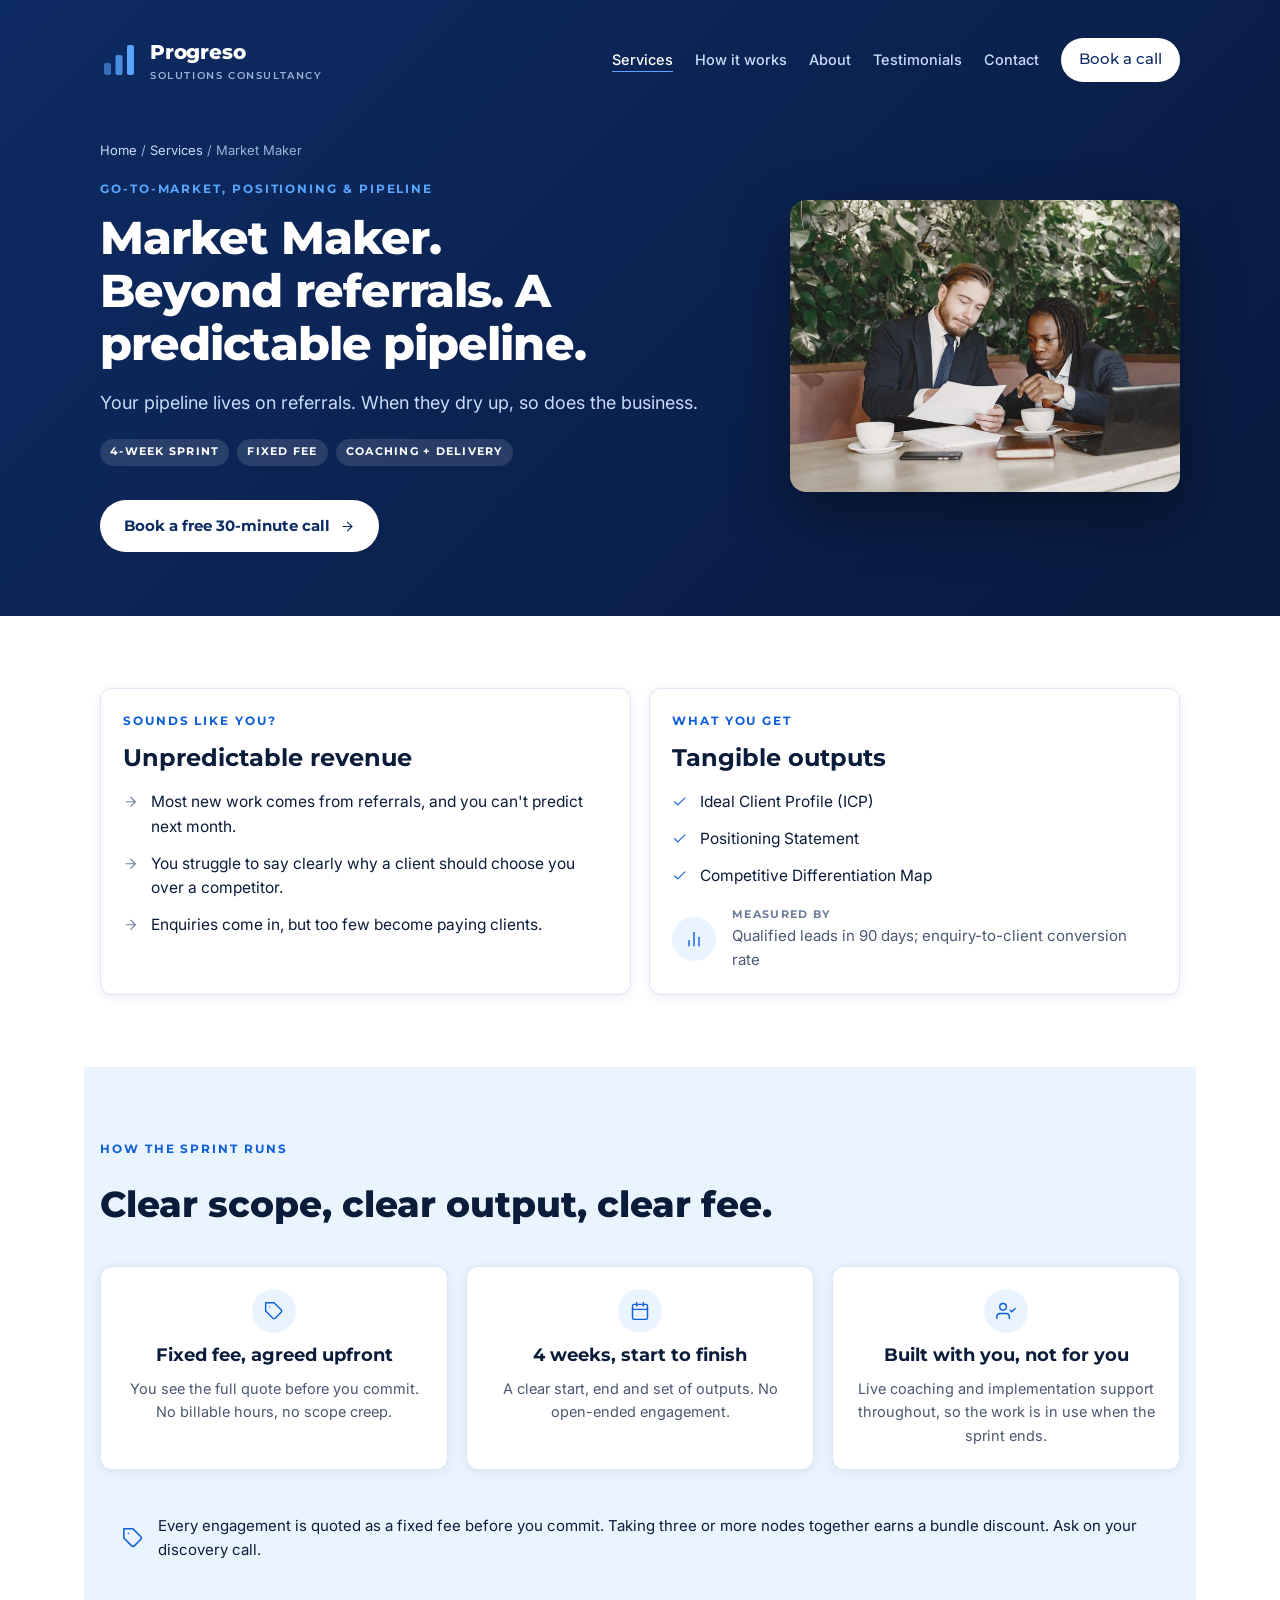
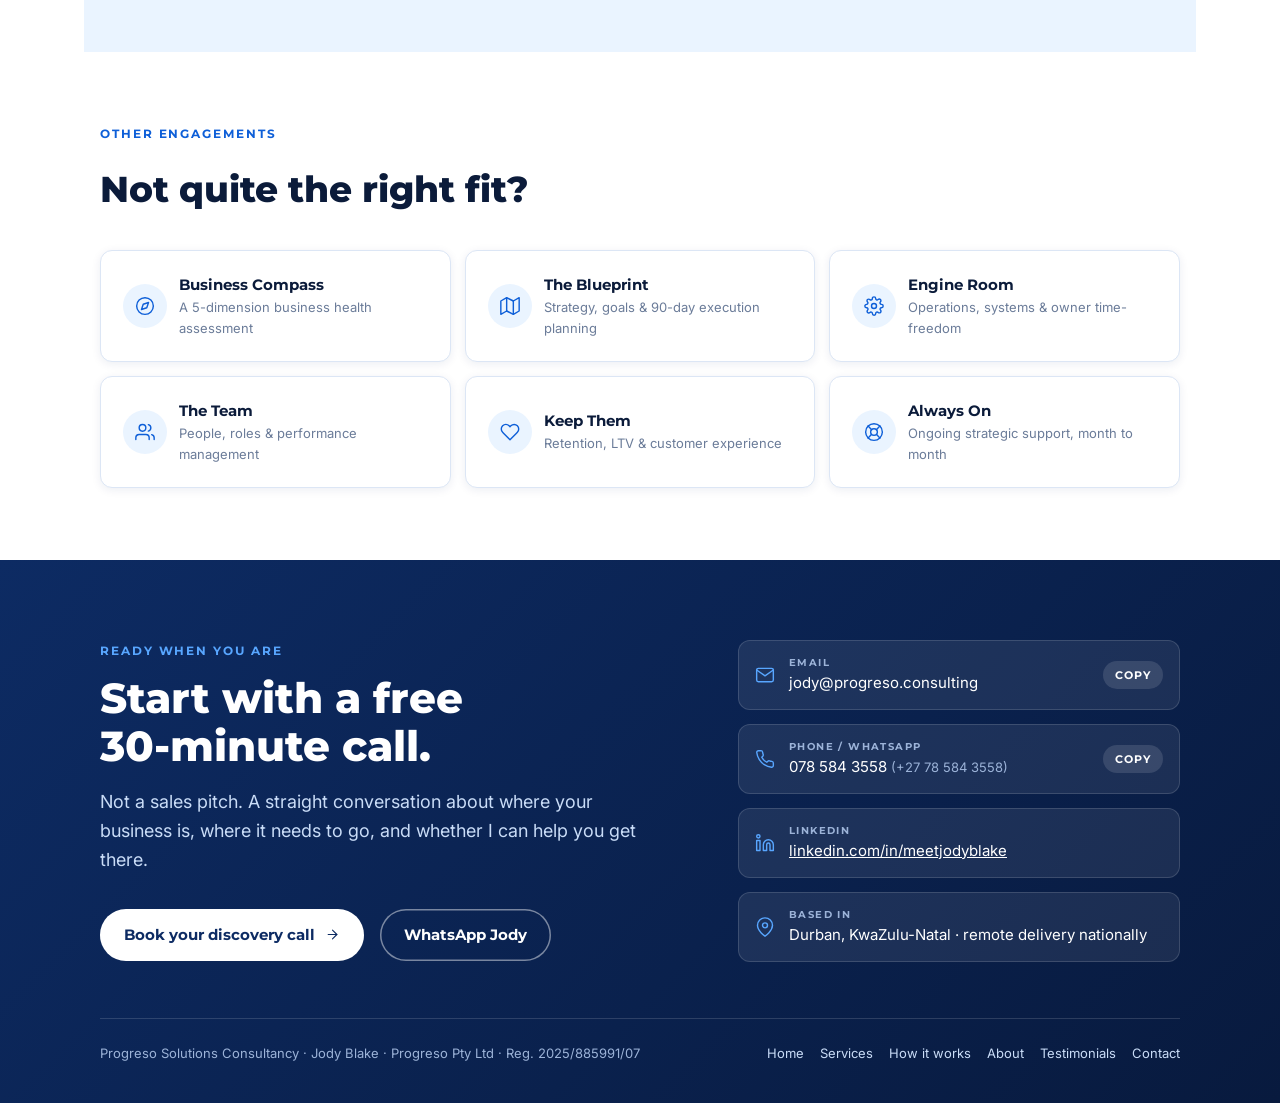
<file: market-maker.html>
<!doctype html>
<html lang="en-ZA">
<head>
<meta charset="utf-8">
<meta name="viewport" content="width=device-width, initial-scale=1">
<title>Market Maker: Go-to-market, positioning & pipeline | Progreso Solutions</title>
<meta name="description" content="Market Maker by Progreso Solutions: go-to-market, positioning & pipeline for South African SME owners. Beyond referrals. A predictable pipeline. Fixed fee, measurable output.">
<link rel="canonical" href="https://progreso.consulting/market-maker.html">
<meta property="og:title" content="Market Maker: Go-to-market, positioning & pipeline | Progreso Solutions">
<meta property="og:description" content="Market Maker by Progreso Solutions: go-to-market, positioning & pipeline for South African SME owners. Beyond referrals. A predictable pipeline. Fixed fee, measurable output.">
<meta property="og:type" content="website">
<link rel="preconnect" href="https://fonts.googleapis.com">
<link rel="preconnect" href="https://fonts.gstatic.com" crossorigin>
<link rel="stylesheet" href="https://fonts.googleapis.com/css2?family=Inter:wght@400;500;600&family=Montserrat:wght@600;700;800&display=swap">
<link rel="stylesheet" href="css/site.css">
</head>
<body>
<svg width="0" height="0" style="position:absolute" aria-hidden="true">
  <defs>
    <symbol id="i-compass" viewBox="0 0 24 24"><circle cx="12" cy="12" r="10"/><polygon points="16.24 7.76 14.12 14.12 7.76 16.24 9.88 9.88 16.24 7.76"/></symbol>
    <symbol id="i-map" viewBox="0 0 24 24"><polygon points="1 6 1 22 8 18 16 22 23 18 23 2 16 6 8 2 1 6"/><line x1="8" y1="2" x2="8" y2="18"/><line x1="16" y1="6" x2="16" y2="22"/></symbol>
    <symbol id="i-settings" viewBox="0 0 24 24"><circle cx="12" cy="12" r="3"/><path d="M19.4 15a1.65 1.65 0 0 0 .33 1.82l.06.06a2 2 0 0 1 0 2.83 2 2 0 0 1-2.83 0l-.06-.06a1.65 1.65 0 0 0-1.82-.33 1.65 1.65 0 0 0-1 1.51V21a2 2 0 0 1-2 2 2 2 0 0 1-2-2v-.09A1.65 1.65 0 0 0 9 19.4a1.65 1.65 0 0 0-1.82.33l-.06.06a2 2 0 0 1-2.83 0 2 2 0 0 1 0-2.83l.06-.06a1.65 1.65 0 0 0 .33-1.82 1.65 1.65 0 0 0-1.51-1H3a2 2 0 0 1-2-2 2 2 0 0 1 2-2h.09A1.65 1.65 0 0 0 4.6 9a1.65 1.65 0 0 0-.33-1.82l-.06-.06a2 2 0 0 1 0-2.83 2 2 0 0 1 2.83 0l.06.06a1.65 1.65 0 0 0 1.82.33H9a1.65 1.65 0 0 0 1-1.51V3a2 2 0 0 1 2-2 2 2 0 0 1 2 2v.09a1.65 1.65 0 0 0 1 1.51 1.65 1.65 0 0 0 1.82-.33l.06-.06a2 2 0 0 1 2.83 0 2 2 0 0 1 0 2.83l-.06.06a1.65 1.65 0 0 0-.33 1.82V9a1.65 1.65 0 0 0 1.51 1H21a2 2 0 0 1 2 2 2 2 0 0 1-2 2h-.09a1.65 1.65 0 0 0-1.51 1z"/></symbol>
    <symbol id="i-users" viewBox="0 0 24 24"><path d="M17 21v-2a4 4 0 0 0-4-4H5a4 4 0 0 0-4 4v2"/><circle cx="9" cy="7" r="4"/><path d="M23 21v-2a4 4 0 0 0-3-3.87"/><path d="M16 3.13a4 4 0 0 1 0 7.75"/></symbol>
    <symbol id="i-target" viewBox="0 0 24 24"><circle cx="12" cy="12" r="10"/><circle cx="12" cy="12" r="6"/><circle cx="12" cy="12" r="2"/></symbol>
    <symbol id="i-heart" viewBox="0 0 24 24"><path d="M20.84 4.61a5.5 5.5 0 0 0-7.78 0L12 5.67l-1.06-1.06a5.5 5.5 0 0 0-7.78 7.78l1.06 1.06L12 21.23l7.78-7.78 1.06-1.06a5.5 5.5 0 0 0 0-7.78z"/></symbol>
    <symbol id="i-buoy" viewBox="0 0 24 24"><circle cx="12" cy="12" r="10"/><circle cx="12" cy="12" r="4"/><line x1="4.93" y1="4.93" x2="9.17" y2="9.17"/><line x1="14.83" y1="14.83" x2="19.07" y2="19.07"/><line x1="14.83" y1="9.17" x2="19.07" y2="4.93"/><line x1="4.93" y1="19.07" x2="9.17" y2="14.83"/></symbol>
    <symbol id="i-shuffle" viewBox="0 0 24 24"><polyline points="16 3 21 3 21 8"/><line x1="4" y1="20" x2="21" y2="3"/><polyline points="21 16 21 21 16 21"/><line x1="15" y1="15" x2="21" y2="21"/><line x1="4" y1="4" x2="9" y2="9"/></symbol>
    <symbol id="i-repeat" viewBox="0 0 24 24"><polyline points="17 1 21 5 17 9"/><path d="M3 11V9a4 4 0 0 1 4-4h14"/><polyline points="7 23 3 19 7 15"/><path d="M21 13v2a4 4 0 0 1-4 4H3"/></symbol>
    <symbol id="i-userx" viewBox="0 0 24 24"><path d="M16 21v-2a4 4 0 0 0-4-4H5a4 4 0 0 0-4 4v2"/><circle cx="8.5" cy="7" r="4"/><line x1="18" y1="8" x2="23" y2="13"/><line x1="23" y1="8" x2="18" y2="13"/></symbol>
    <symbol id="i-down" viewBox="0 0 24 24"><polyline points="23 18 13.5 8.5 8.5 13.5 1 6"/><polyline points="17 18 23 18 23 12"/></symbol>
    <symbol id="i-logout" viewBox="0 0 24 24"><path d="M9 21H5a2 2 0 0 1-2-2V5a2 2 0 0 1 2-2h4"/><polyline points="16 17 21 12 16 7"/><line x1="21" y1="12" x2="9" y2="12"/></symbol>
    <symbol id="i-tag" viewBox="0 0 24 24"><path d="M20.59 13.41l-7.17 7.17a2 2 0 0 1-2.83 0L2 12V2h10l8.59 8.59a2 2 0 0 1 0 2.82z"/><line x1="7" y1="7" x2="7.01" y2="7"/></symbol>
    <symbol id="i-cal" viewBox="0 0 24 24"><rect x="3" y="4" width="18" height="18" rx="2" ry="2"/><line x1="16" y1="2" x2="16" y2="6"/><line x1="8" y1="2" x2="8" y2="6"/><line x1="3" y1="10" x2="21" y2="10"/></symbol>
    <symbol id="i-bars" viewBox="0 0 24 24"><line x1="18" y1="20" x2="18" y2="10"/><line x1="12" y1="20" x2="12" y2="4"/><line x1="6" y1="20" x2="6" y2="14"/></symbol>
    <symbol id="i-usercheck" viewBox="0 0 24 24"><path d="M16 21v-2a4 4 0 0 0-4-4H5a4 4 0 0 0-4 4v2"/><circle cx="8.5" cy="7" r="4"/><polyline points="17 11 19 13 23 9"/></symbol>
    <symbol id="i-check" viewBox="0 0 24 24"><polyline points="20 6 9 17 4 12"/></symbol>
    <symbol id="i-activity" viewBox="0 0 24 24"><polyline points="22 12 18 12 15 21 9 3 6 12 2 12"/></symbol>
    <symbol id="i-search" viewBox="0 0 24 24"><circle cx="11" cy="11" r="8"/><line x1="21" y1="21" x2="16.65" y2="16.65"/></symbol>
    <symbol id="i-file" viewBox="0 0 24 24"><path d="M14 2H6a2 2 0 0 0-2 2v16a2 2 0 0 0 2 2h12a2 2 0 0 0 2-2V8z"/><polyline points="14 2 14 8 20 8"/><line x1="16" y1="13" x2="8" y2="13"/><line x1="16" y1="17" x2="8" y2="17"/></symbol>
    <symbol id="i-chat" viewBox="0 0 24 24"><path d="M21 11.5a8.38 8.38 0 0 1-.9 3.8 8.5 8.5 0 0 1-7.6 4.7 8.38 8.38 0 0 1-3.8-.9L3 21l1.9-5.7a8.38 8.38 0 0 1-.9-3.8 8.5 8.5 0 0 1 4.7-7.6 8.38 8.38 0 0 1 3.8-.9h.5a8.48 8.48 0 0 1 8 8v.5z"/></symbol>
    <symbol id="i-help" viewBox="0 0 24 24"><circle cx="12" cy="12" r="10"/><path d="M9.09 9a3 3 0 0 1 5.83 1c0 2-3 3-3 3"/><line x1="12" y1="17" x2="12.01" y2="17"/></symbol>
    <symbol id="i-filter" viewBox="0 0 24 24"><polygon points="22 3 2 3 10 12.46 10 19 14 21 14 12.46 22 3"/></symbol>
    <symbol id="i-up" viewBox="0 0 24 24"><polyline points="23 6 13.5 15.5 8.5 10.5 1 18"/><polyline points="17 6 23 6 23 12"/></symbol>
    <symbol id="i-shield" viewBox="0 0 24 24"><path d="M12 22s8-4 8-10V5l-8-3-8 3v7c0 6 8 10 8 10z"/></symbol>
    <symbol id="i-zap" viewBox="0 0 24 24"><polygon points="13 2 3 14 12 14 11 22 21 10 12 10 13 2"/></symbol>
    <symbol id="i-phonecall" viewBox="0 0 24 24"><path d="M15.05 5A5 5 0 0 1 19 8.95M15.05 1A9 9 0 0 1 23 8.94"/><path d="M22 16.92v3a2 2 0 0 1-2.18 2 19.79 19.79 0 0 1-8.63-3.07 19.5 19.5 0 0 1-6-6 19.79 19.79 0 0 1-3.07-8.67A2 2 0 0 1 4.11 2h3a2 2 0 0 1 2 1.72 12.84 12.84 0 0 0 .7 2.81 2 2 0 0 1-.45 2.11L8.09 9.91a16 16 0 0 0 6 6l1.27-1.27a2 2 0 0 1 2.11-.45 12.84 12.84 0 0 0 2.81.7A2 2 0 0 1 22 16.92z"/></symbol>
    <symbol id="i-mail" viewBox="0 0 24 24"><path d="M4 4h16c1.1 0 2 .9 2 2v12c0 1.1-.9 2-2 2H4c-1.1 0-2-.9-2-2V6c0-1.1.9-2 2-2z"/><polyline points="22,6 12,13 2,6"/></symbol>
    <symbol id="i-phone" viewBox="0 0 24 24"><path d="M22 16.92v3a2 2 0 0 1-2.18 2 19.79 19.79 0 0 1-8.63-3.07 19.5 19.5 0 0 1-6-6 19.79 19.79 0 0 1-3.07-8.67A2 2 0 0 1 4.11 2h3a2 2 0 0 1 2 1.72 12.84 12.84 0 0 0 .7 2.81 2 2 0 0 1-.45 2.11L8.09 9.91a16 16 0 0 0 6 6l1.27-1.27a2 2 0 0 1 2.11-.45 12.84 12.84 0 0 0 2.81.7A2 2 0 0 1 22 16.92z"/></symbol>
    <symbol id="i-linkedin" viewBox="0 0 24 24"><path d="M16 8a6 6 0 0 1 6 6v7h-4v-7a2 2 0 0 0-2-2 2 2 0 0 0-2 2v7h-4v-7a6 6 0 0 1 6-6z"/><rect x="2" y="9" width="4" height="12"/><circle cx="4" cy="4" r="2"/></symbol>
    <symbol id="i-pin" viewBox="0 0 24 24"><path d="M21 10c0 7-9 13-9 13s-9-6-9-13a9 9 0 0 1 18 0z"/><circle cx="12" cy="10" r="3"/></symbol>
    <symbol id="i-arrow" viewBox="0 0 24 24"><line x1="5" y1="12" x2="19" y2="12"/><polyline points="12 5 19 12 12 19"/></symbol>
    <symbol id="i-star" viewBox="0 0 24 24"><polygon points="12 2 15.09 8.26 22 9.27 17 14.14 18.18 21.02 12 17.77 5.82 21.02 7 14.14 2 9.27 8.91 8.26 12 2"/></symbol>
  </defs>
</svg>

<header class="band page-hero">
  <div class="wrap">
    <div class="topbar">
      <a class="brand" href="index.html" aria-label="Progreso Solutions Consultancy, home">
        <svg width="38" height="38" viewBox="0 0 38 38" aria-hidden="true"><rect x="4" y="22" width="7" height="12" rx="2" fill="#58A6FF" opacity=".55"/><rect x="15.5" y="14" width="7" height="20" rx="2" fill="#58A6FF" opacity=".8"/><rect x="27" y="4" width="7" height="30" rx="2" fill="#58A6FF"/></svg>
        <span>Progreso<small>Solutions Consultancy</small></span>
      </a>
      <nav class="nav" aria-label="Main"><a href="services.html" aria-current="page">Services</a><a href="how-it-works.html">How it works</a><a href="about.html">About</a><a href="testimonials.html">Testimonials</a><a href="contact.html">Contact</a><a class="btn btn-sm" href="contact.html">Book a call</a></nav>
      <details class="menu"><summary>Menu</summary><nav class="menu-panel" aria-label="Main"><a href="index.html">Home</a><a href="services.html">Services</a><a href="how-it-works.html">How it works</a><a href="about.html">About</a><a href="testimonials.html">Testimonials</a><a href="contact.html">Contact</a></nav></details>
    </div>
    <div class="hero-grid">
      <div>
        <div class="crumbs"><a href="index.html">Home</a> / <a href="services.html">Services</a> / Market Maker</div>
        <div class="eyebrow">Go-to-market, positioning &amp; pipeline</div>
        <h1>Market Maker. Beyond referrals. A predictable pipeline.</h1>
        <p class="sub">Your pipeline lives on referrals. When they dry up, so does the business.</p>
        <div class="meta"><span class="pill">4-week sprint</span><span class="pill">Fixed fee</span><span class="pill">Coaching + delivery</span></div><div class="hero-cta"><a class="btn" href="contact.html" data-book>Book a free 30-minute call <svg class="ico" width="18" height="18"><use href="#i-arrow"/></svg></a></div>
      </div>
      <figure class="node-hero-img"><img src="images/node-market-maker.jpg" width="800" height="533" alt="Two people reviewing a proposal in a client meeting"></figure>
    </div>
  </div>
</header>

<main class="wrap">

<section>
  <div class="two">
    <div class="card">
      <div class="eyebrow">Sounds like you?</div>
      <h2 style="font-size:24px;margin-bottom:18px">Unpredictable revenue</h2>
      <ul class="checks symptoms"><li><svg class="ico" width="16" height="16"><use href="#i-arrow"/></svg>Most new work comes from referrals, and you can't predict next month.</li><li><svg class="ico" width="16" height="16"><use href="#i-arrow"/></svg>You struggle to say clearly why a client should choose you over a competitor.</li><li><svg class="ico" width="16" height="16"><use href="#i-arrow"/></svg>Enquiries come in, but too few become paying clients.</li></ul>
    </div>
    <div class="card">
      <div class="eyebrow">What you get</div>
      <h2 style="font-size:24px;margin-bottom:18px">Tangible outputs</h2>
      <ul class="checks"><li><svg class="ico" width="16" height="16"><use href="#i-check"/></svg>Ideal Client Profile (ICP)</li><li><svg class="ico" width="16" height="16"><use href="#i-check"/></svg>Positioning Statement</li><li><svg class="ico" width="16" height="16"><use href="#i-check"/></svg>Competitive Differentiation Map</li></ul>
      <div class="measure"><div class="circle"><svg class="ico"><use href="#i-bars"/></svg></div><p><b>Measured by</b>Qualified leads in 90 days; enquiry-to-client conversion rate</p></div>
    </div>
  </div>
</section>

<section class="alt">
  <div class="wrap">
    <div class="sec-head"><div class="eyebrow">How the sprint runs</div><h2>Clear scope, clear output, clear fee.</h2></div>
    <div class="steps">
      <article class="card step"><div class="circle"><svg class="ico"><use href="#i-tag"/></svg></div><h3>Fixed fee, agreed upfront</h3><p>You see the full quote before you commit. No billable hours, no scope creep.</p></article>
      <article class="card step"><div class="circle"><svg class="ico"><use href="#i-cal"/></svg></div><h3>4 weeks, start to finish</h3><p>A clear start, end and set of outputs. No open-ended engagement.</p></article>
      <article class="card step"><div class="circle"><svg class="ico"><use href="#i-usercheck"/></svg></div><h3>Built with you, not for you</h3><p>Live coaching and implementation support throughout, so the work is in use when the sprint ends.</p></article>
    </div>
    <div class="quoteonly"><svg class="ico"><use href="#i-tag"/></svg><p>Every engagement is quoted as a fixed fee before you commit. Taking three or more nodes together earns a bundle discount. Ask on your discovery call.</p></div>
  </div>
</section>

<section>
  <div class="sec-head"><div class="eyebrow">Other engagements</div><h2>Not quite the right fit?</h2></div>
  <div class="mini-grid">
    <a class="card mini" href="business-compass.html"><div class="circle"><svg class="ico"><use href="#i-compass"/></svg></div><span>Business Compass<small>A 5-dimension business health assessment</small></span></a><a class="card mini" href="blueprint.html"><div class="circle"><svg class="ico"><use href="#i-map"/></svg></div><span>The Blueprint<small>Strategy, goals &amp; 90-day execution planning</small></span></a><a class="card mini" href="engine-room.html"><div class="circle"><svg class="ico"><use href="#i-settings"/></svg></div><span>Engine Room<small>Operations, systems &amp; owner time-freedom</small></span></a><a class="card mini" href="the-team.html"><div class="circle"><svg class="ico"><use href="#i-users"/></svg></div><span>The Team<small>People, roles &amp; performance management</small></span></a><a class="card mini" href="keep-them.html"><div class="circle"><svg class="ico"><use href="#i-heart"/></svg></div><span>Keep Them<small>Retention, LTV &amp; customer experience</small></span></a><a class="card mini" href="always-on.html"><div class="circle"><svg class="ico"><use href="#i-buoy"/></svg></div><span>Always On<small>Ongoing strategic support, month to month</small></span></a>
  </div>
</section>

</main>

<footer class="band close" id="contact">
  <div class="wrap">
    <div class="close-grid">
      <div>
        <div class="eyebrow">Ready when you are</div>
        <h2>Start with a free 30-minute call.</h2>
        <p class="lead">Not a sales pitch. A straight conversation about where your business is, where it needs to go, and whether I can help you get there.</p>
        <div class="hero-cta">
          <a class="btn" href="contact.html" data-book>Book your discovery call <svg class="ico" width="18" height="18"><use href="#i-arrow"/></svg></a>
          <a class="btn btn-ghost" href="https://wa.me/27785843558?text=Hi%20Jody%2C%20I%27d%20like%20to%20chat%20about%20my%20business." rel="noopener">WhatsApp Jody</a>
        </div>
      </div>
      <div class="contact">
        <div class="crow"><svg class="ico"><use href="#i-mail"/></svg><div><small>Email</small><span>jody@progreso.consulting</span></div><button class="copy" type="button" data-copy="jody@progreso.consulting">Copy</button></div>
        <div class="crow"><svg class="ico"><use href="#i-phone"/></svg><div><small>Phone / WhatsApp</small><span>078 584 3558</span> <span style="color:var(--on-band-mute);font-size:13px">(+27 78 584 3558)</span></div><button class="copy" type="button" data-copy="078 584 3558">Copy</button></div>
        <div class="crow"><svg class="ico"><use href="#i-linkedin"/></svg><div><small>LinkedIn</small><a href="https://linkedin.com/in/meetjodyblake" rel="noopener">linkedin.com/in/meetjodyblake</a></div></div>
        <div class="crow"><svg class="ico"><use href="#i-pin"/></svg><div><small>Based in</small>Durban, KwaZulu-Natal · remote delivery nationally</div></div>
      </div>
    </div>
    <div class="foot"><span>Progreso Solutions Consultancy · Jody Blake · Progreso Pty Ltd · Reg. 2025/885991/07</span><nav aria-label="Footer"><a href="index.html">Home</a><a href="services.html">Services</a><a href="how-it-works.html">How it works</a><a href="about.html">About</a><a href="testimonials.html">Testimonials</a><a href="contact.html">Contact</a></nav></div>
  </div>
</footer>
<div class="sticky-cta"><a class="btn" href="contact.html" data-book>Book a call</a><a class="btn btn-ghost" href="https://wa.me/27785843558?text=Hi%20Jody%2C%20I%27d%20like%20to%20chat%20about%20my%20business." rel="noopener">WhatsApp</a></div>
<script src="js/site.js"></script>
</body>
</html>
</file>
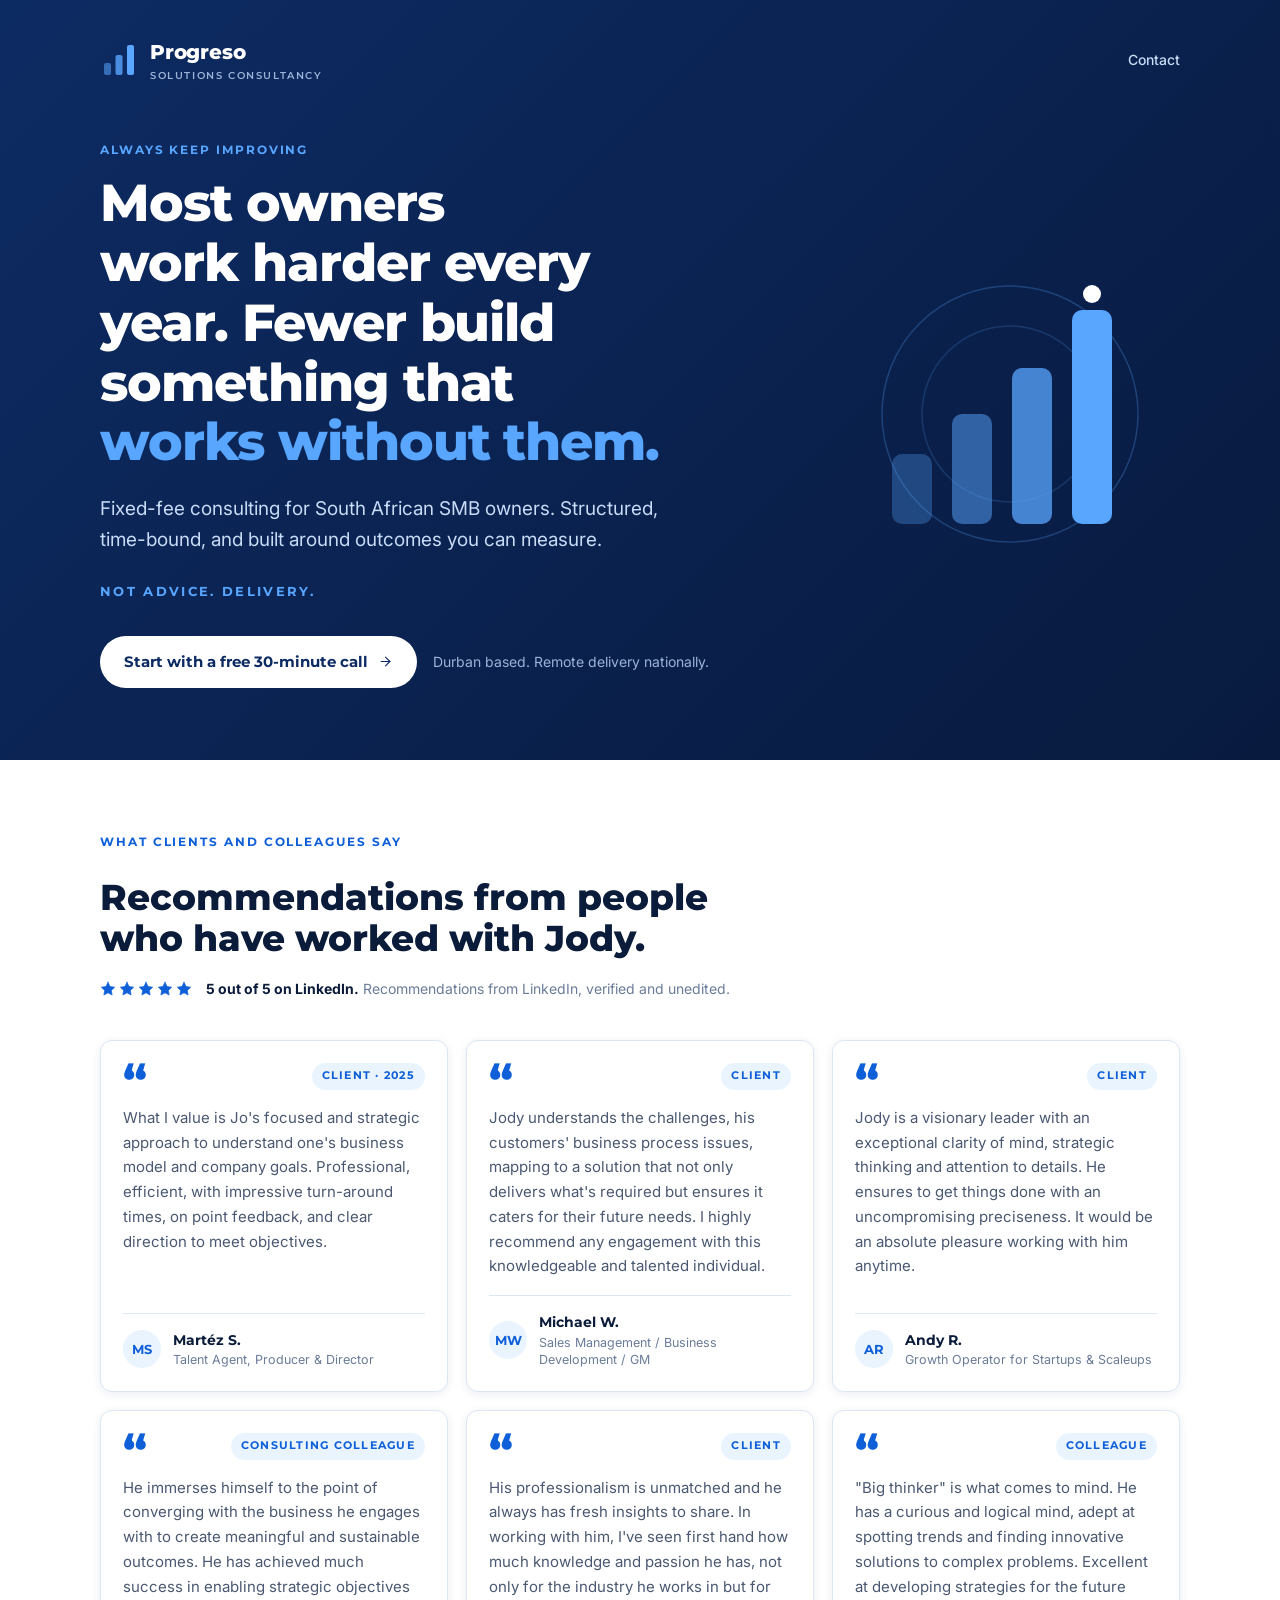
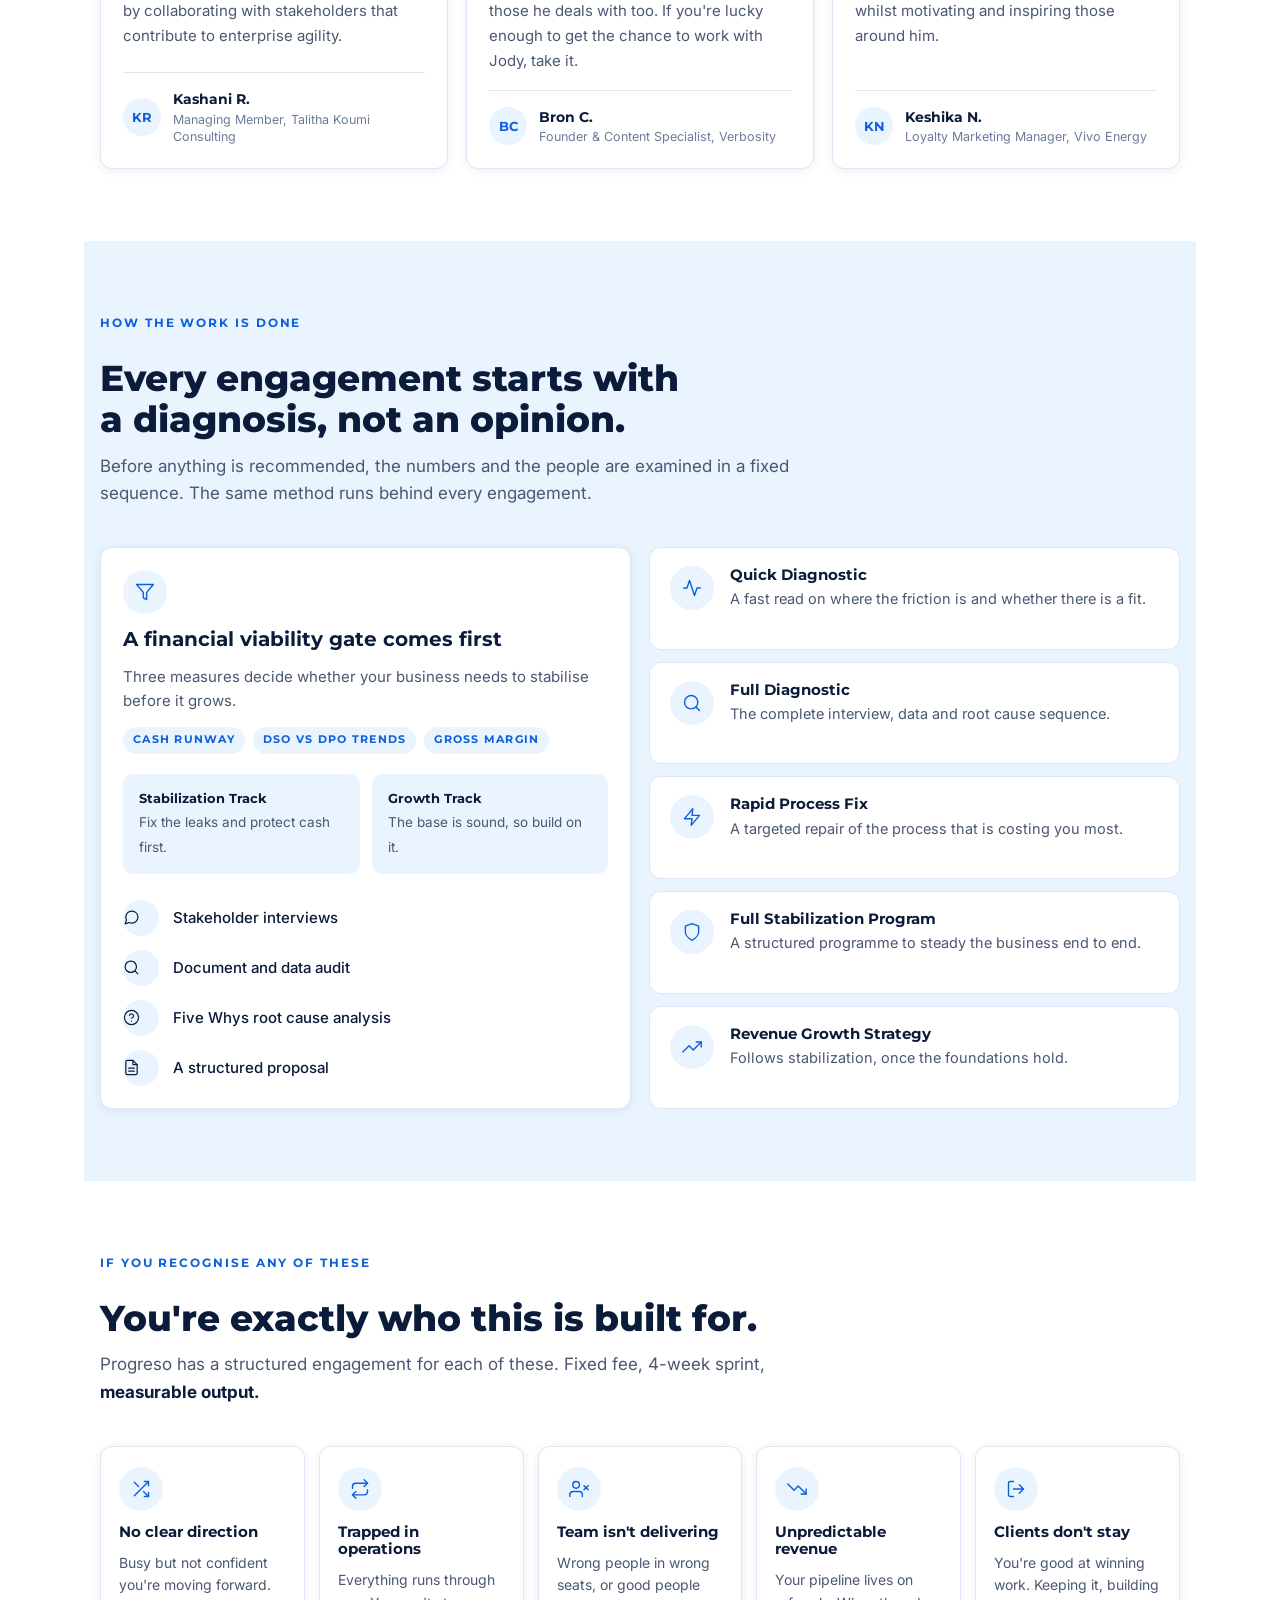
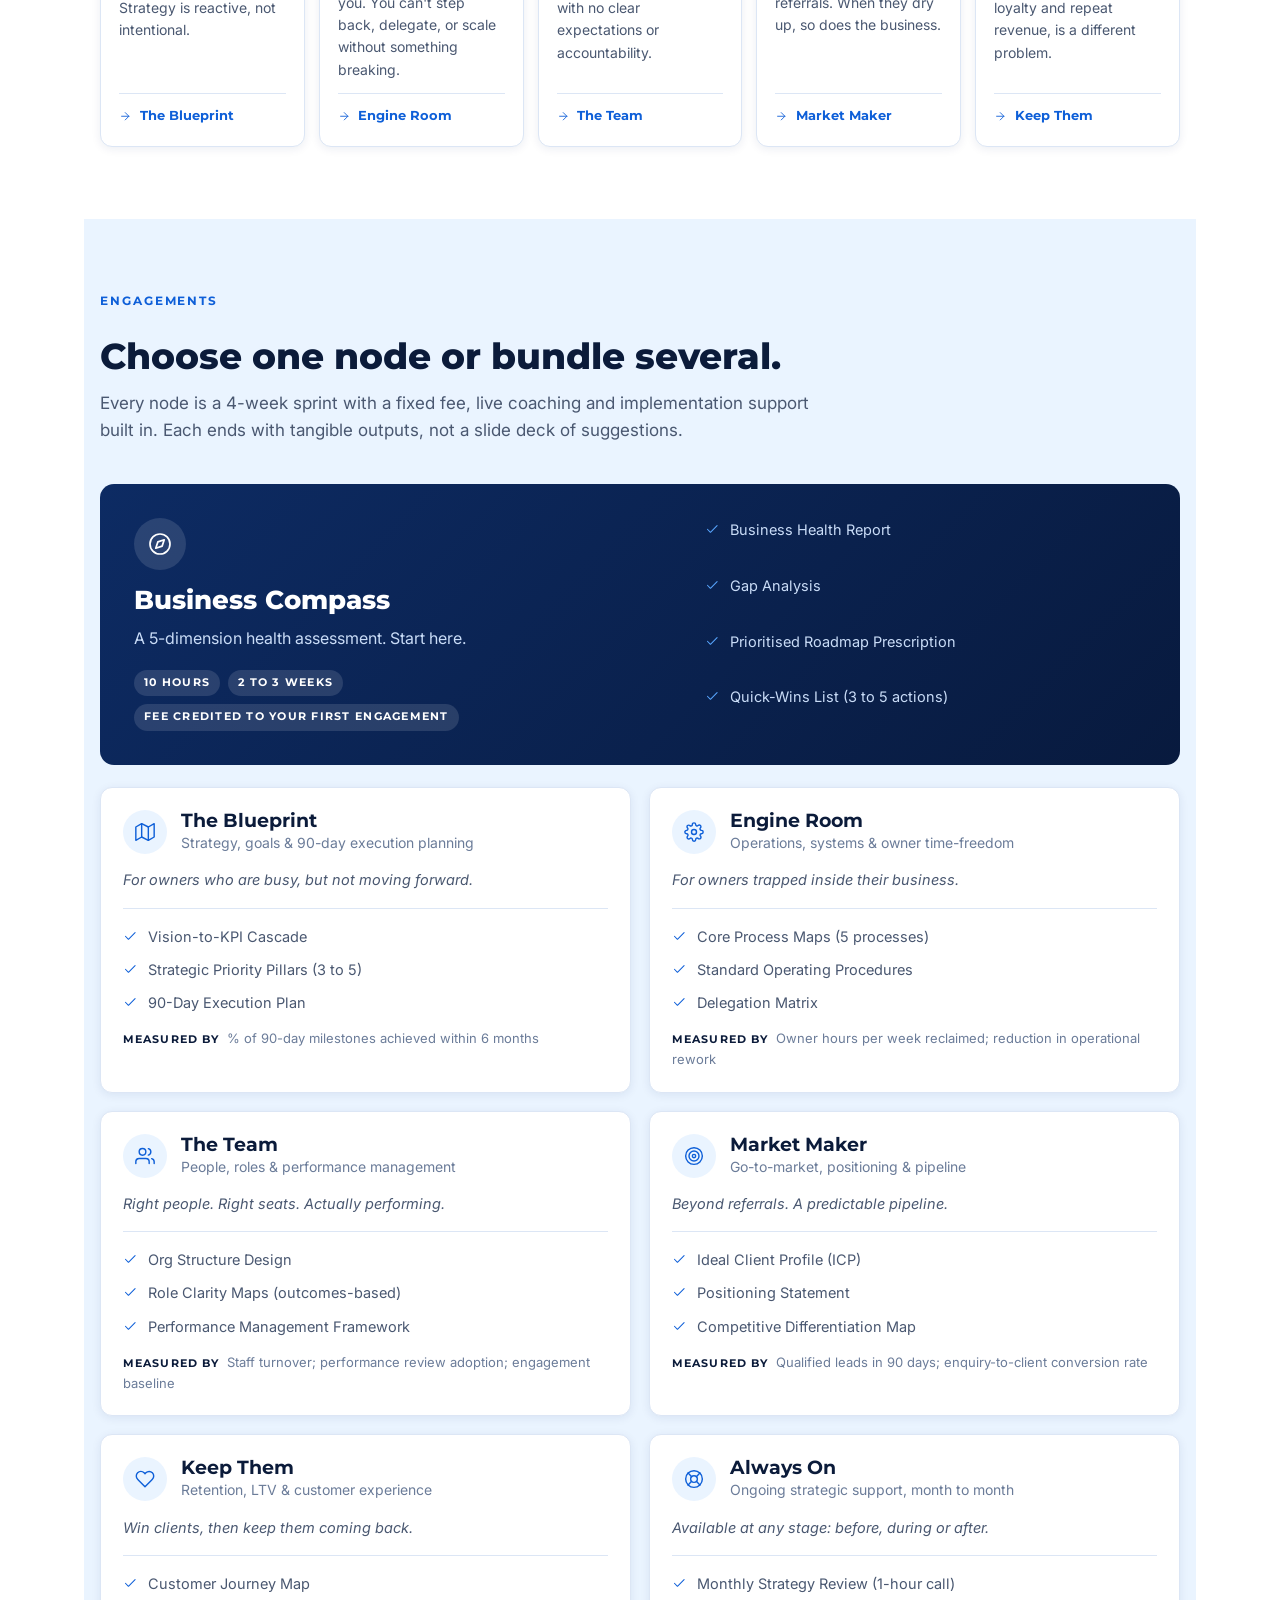
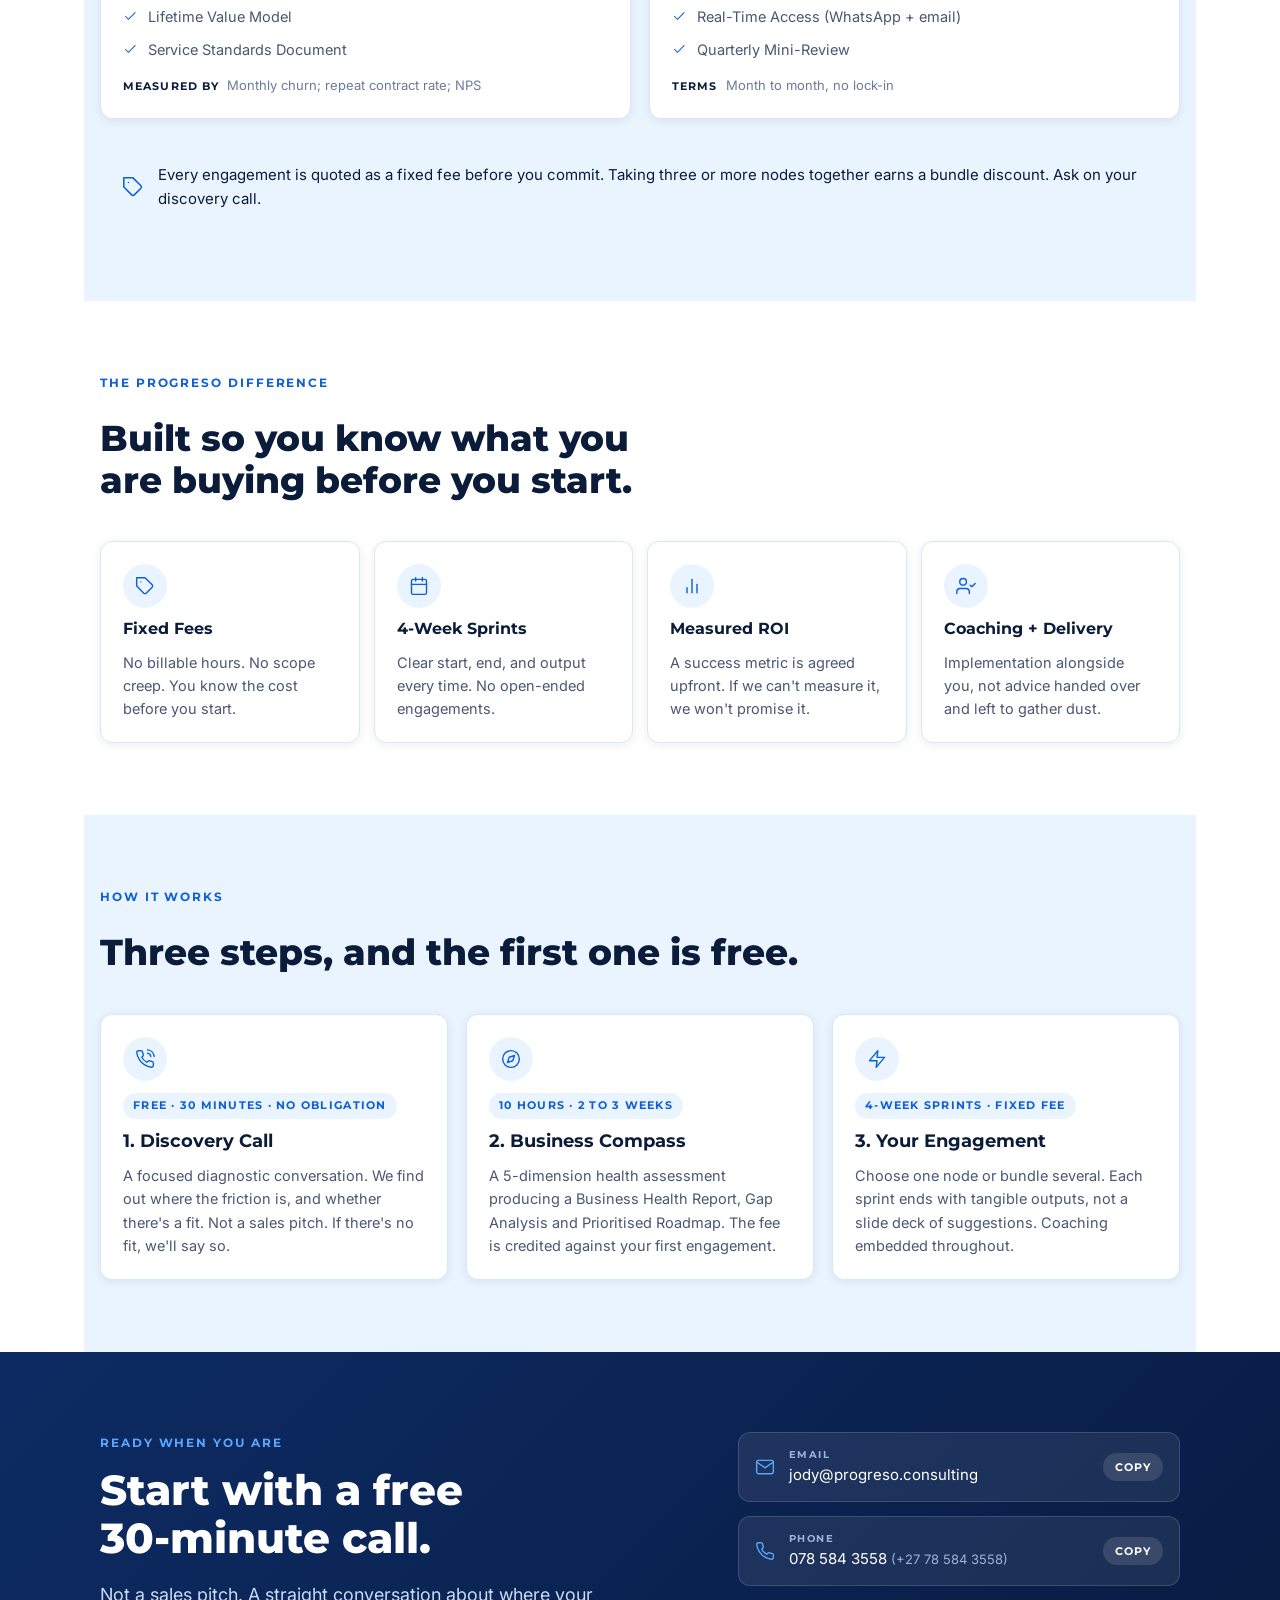
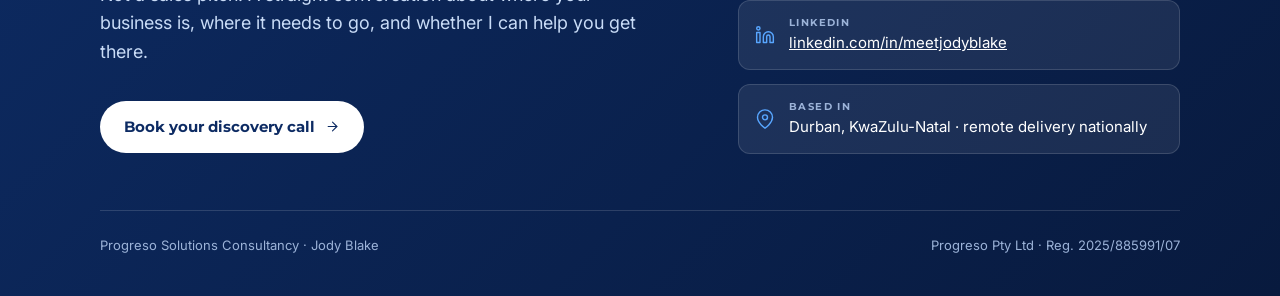
<file: Progreso.html>
<!doctype html>
<html lang="en">
<head>
<meta charset="utf-8">
<meta name="viewport" content="width=device-width, initial-scale=1">
<meta name="description" content="Progreso Solutions Consultancy. Fixed-fee consulting for South African SMB owners, built around outcomes you can measure.">
<title>Progreso Solutions</title>
<link rel="preconnect" href="https://fonts.googleapis.com">
<link rel="preconnect" href="https://fonts.gstatic.com" crossorigin>
<link rel="stylesheet" href="https://fonts.googleapis.com/css2?family=Inter:wght@400;500;600&family=Montserrat:wght@600;700;800&display=swap">
<style>
/* Layout: one long page. Navy gradient hero, proof first, then method, offer, close. Cards and icon circles carry the brand motif. */
:root{
  --blue:#0E5FD8; --navy:#0D2B63; --deep:#081A3E; --accent:#58A6FF;
  --bg:#FFFFFF; --surface:#FFFFFF; --tint:#EAF4FF; --ink:#0B1B3A; --body:#4A5871; --muted:#6B7C99; --rule:#DCE6F5;
  --link:#0E5FD8; --shadow:rgba(13,43,99,.08);
  --on-band:#FFFFFF; --on-band-body:#C9DCF7; --on-band-mute:#9CB3D8;
  --band-a:#0D2B63; --band-b:#081A3E;
  --display:'Montserrat','Helvetica Neue',Arial,sans-serif; --text:'Inter','Helvetica Neue',Arial,sans-serif;
}
@media (prefers-color-scheme: dark){:root:not([data-theme="light"]){
  --bg:#07142E; --surface:#0C1F45; --tint:#12306A; --ink:#EAF2FF; --body:#B4C4E0; --muted:#8DA2C6; --rule:#1B3566; --link:#7DB9FF; --shadow:rgba(0,0,0,.35); color-scheme:dark}}
:root[data-theme="dark"]{
  --bg:#07142E; --surface:#0C1F45; --tint:#12306A; --ink:#EAF2FF; --body:#B4C4E0; --muted:#8DA2C6; --rule:#1B3566; --link:#7DB9FF; --shadow:rgba(0,0,0,.35); color-scheme:dark}

*{box-sizing:border-box}
body{background:var(--bg);color:var(--body);font-family:var(--text);font-size:16px;line-height:1.6;padding-left:max(16px,env(safe-area-inset-left,0px));padding-right:max(16px,env(safe-area-inset-right,0px))}
h1,h2,h3,h4{font-family:var(--display);color:var(--ink);margin:0;text-wrap:balance;line-height:1.15}
p{margin:0}
a{color:var(--link)}
.wrap{max-width:1080px;margin:0 auto}
.band{margin-left:calc(-1 * max(16px,env(safe-area-inset-left,0px)));margin-right:calc(-1 * max(16px,env(safe-area-inset-right,0px)));padding-left:max(16px,env(safe-area-inset-left,0px));padding-right:max(16px,env(safe-area-inset-right,0px));background:linear-gradient(135deg,var(--band-a),var(--band-b));color:var(--on-band-body)}
.band h1,.band h2,.band h3{color:var(--on-band)}
section{padding-block:72px}
.eyebrow{font-family:var(--display);font-weight:700;font-size:12px;letter-spacing:.16em;text-transform:uppercase;color:var(--link);margin-bottom:14px}
.band .eyebrow{color:var(--accent)}
.sec-head{display:grid;gap:12px;max-width:720px;margin-bottom:40px}
.sec-head h2{font-size:clamp(26px,4vw,36px);font-weight:800}
.sec-head p{font-size:17px}
.ico{width:1em;height:1em;fill:none;stroke:currentColor;stroke-width:1.7;stroke-linecap:round;stroke-linejoin:round;flex:none}
.circle{width:44px;height:44px;border-radius:50%;background:var(--tint);color:var(--link);display:grid;place-items:center;font-size:20px;flex:none}
.card{background:var(--surface);border:1px solid var(--rule);border-radius:12px;box-shadow:0 2px 10px var(--shadow);padding:22px}
.pill{display:inline-block;font-family:var(--display);font-weight:700;font-size:10.5px;letter-spacing:.12em;text-transform:uppercase;background:var(--tint);color:var(--link);border-radius:999px;padding:5px 10px}
.btn{display:inline-flex;align-items:center;gap:10px;font-family:var(--display);font-weight:700;font-size:15px;text-decoration:none;border-radius:999px;padding:14px 24px;background:#fff;color:var(--navy);border:0;cursor:pointer}
.btn:hover{background:var(--tint)}
.btn:focus-visible,.copy:focus-visible,a:focus-visible{outline:3px solid var(--accent);outline-offset:3px}

/* Hero */
.hero{padding-block:28px 72px}
.topbar{display:flex;justify-content:space-between;align-items:center;gap:16px;padding-block:8px 56px}
.brand{display:flex;align-items:center;gap:12px;color:#fff;text-decoration:none;font-family:var(--display);font-weight:800;font-size:20px;letter-spacing:-.01em}
.brand small{display:block;font-weight:600;font-size:10px;letter-spacing:.16em;text-transform:uppercase;color:var(--on-band-mute)}
.toplink{color:var(--on-band-body);font-size:14px;text-decoration:none;font-weight:500}
.hero-grid{display:grid;grid-template-columns:1.25fr .75fr;gap:40px;align-items:center}
.hero h1{font-size:clamp(30px,5.2vw,52px);font-weight:800;letter-spacing:-.02em}
.hero h1 em{font-style:normal;color:var(--accent)}
.hero .sub{font-size:19px;margin-top:22px;max-width:560px}
.kicker{font-family:var(--display);font-weight:700;font-size:13px;letter-spacing:.18em;text-transform:uppercase;color:var(--accent);margin-top:26px}
.hero-cta{display:flex;flex-wrap:wrap;gap:16px;align-items:center;margin-top:34px}
.hero-cta span{font-size:14px;color:var(--on-band-mute)}
.motif{width:100%;max-width:340px;justify-self:end}

/* Proof */
.rating{display:flex;flex-wrap:wrap;align-items:center;gap:10px 14px;margin-top:6px;font-size:14px;color:var(--muted)}
.stars{display:flex;gap:3px;color:var(--link);font-size:16px}
.stars .ico{fill:currentColor;stroke-width:1}
.proof-grid{display:grid;grid-template-columns:repeat(3,minmax(0,1fr));gap:18px}
.quote{display:flex;flex-direction:column;gap:16px}
.quote-top{display:flex;justify-content:space-between;align-items:flex-start;gap:12px}
.qmark{font-family:var(--display);font-weight:800;font-size:44px;line-height:.8;color:var(--link);height:24px}
.quote p{font-size:15px;line-height:1.65;color:var(--body);flex:1}
.who{display:flex;gap:12px;align-items:center;border-top:1px solid var(--rule);padding-top:16px}
.avatar{width:38px;height:38px;border-radius:50%;background:var(--tint);color:var(--link);display:grid;place-items:center;font-family:var(--display);font-weight:700;font-size:13px;flex:none}
.who b{display:block;font-family:var(--display);font-size:13.5px;color:var(--ink)}
.who span{display:block;font-size:12.5px;color:var(--muted);line-height:1.4}

/* Method */
.method{display:grid;grid-template-columns:1fr 1fr;gap:18px}
.ladder{display:grid;gap:12px}
.rung{display:flex;gap:16px;align-items:flex-start;background:var(--surface);border:1px solid var(--rule);border-radius:12px;padding:18px 20px}
.rung h4{font-size:15px;font-weight:700}
.rung p{font-size:14.5px;margin-top:4px}
.step-list{display:grid;gap:14px;margin-top:6px}
.step-list div{display:flex;gap:14px;align-items:center;font-size:15px;color:var(--ink);font-weight:500}
.gate{display:grid;gap:14px}
.tracks{display:grid;grid-template-columns:1fr 1fr;gap:12px;margin-top:6px}
.track{background:var(--tint);border-radius:10px;padding:14px 16px}
.track b{display:block;font-family:var(--display);font-size:13px;color:var(--ink)}
.track span{font-size:13.5px}
.metrics{display:flex;flex-wrap:wrap;gap:8px}

/* Pain map */
.pain-grid{display:grid;grid-template-columns:repeat(5,minmax(0,1fr));gap:14px}
.pain{display:flex;flex-direction:column;gap:12px;padding:20px 18px}
.pain h3{font-size:15px;font-weight:700}
.pain p{font-size:14px;flex:1}
.pain .to{display:flex;align-items:center;gap:8px;font-family:var(--display);font-weight:700;font-size:12.5px;color:var(--link);border-top:1px solid var(--rule);padding-top:12px}

/* Offer */
.compass{display:grid;grid-template-columns:1.1fr .9fr;gap:32px;padding:34px;border-radius:14px;margin-bottom:22px}
.compass .circle{background:rgba(255,255,255,.12);color:#fff;width:52px;height:52px;font-size:24px}
.compass h3{font-size:26px;font-weight:800;margin:16px 0 10px}
.compass ul,.node ul{list-style:none;margin:0;padding:0;display:grid;gap:10px}
.compass li,.node li{display:flex;gap:10px;align-items:flex-start;font-size:14.5px}
.compass li .ico{color:var(--accent);margin-top:4px}
.node li .ico{color:var(--link);margin-top:4px}
.compass .meta{display:flex;flex-wrap:wrap;gap:8px;margin-top:18px}
.compass .meta .pill{background:rgba(255,255,255,.12);color:#fff}
.node-grid{display:grid;grid-template-columns:repeat(2,minmax(0,1fr));gap:18px}
.node{display:flex;flex-direction:column;gap:14px}
.node-top{display:flex;gap:14px;align-items:center}
.node h3{font-size:19px;font-weight:700}
.node .focus{font-size:14px;color:var(--muted)}
.node .for{font-style:italic;font-size:14.5px}
.node hr{border:0;border-top:1px solid var(--rule);margin:2px 0;width:100%}
.node .roi{font-size:13px;color:var(--muted)}
.node .roi b{color:var(--ink);font-family:var(--display);font-size:11px;letter-spacing:.1em;text-transform:uppercase}
.alwayson{margin-top:18px;display:grid;grid-template-columns:auto 1fr;gap:18px;align-items:center}
.alwayson h3{font-size:19px}
.alwayson p{font-size:14.5px;margin-top:4px}
.quoteonly{margin-top:26px;display:flex;gap:14px;align-items:center;background:var(--tint);border-radius:12px;padding:18px 22px;font-size:15px;color:var(--ink)}
.quoteonly .ico{font-size:22px;color:var(--link)}

/* Difference + steps */
.diff-grid{display:grid;grid-template-columns:repeat(4,minmax(0,1fr));gap:14px}
.diff{display:flex;flex-direction:column;gap:12px}
.diff h3{font-size:16px}
.diff p{font-size:14.5px}
.steps{display:grid;grid-template-columns:repeat(3,minmax(0,1fr));gap:18px}
.step{display:flex;flex-direction:column;gap:12px}
.step h3{font-size:18px}
.step p{font-size:14.5px}
.alt{background:var(--tint);margin-left:calc(-1 * max(16px,env(safe-area-inset-left,0px)));margin-right:calc(-1 * max(16px,env(safe-area-inset-right,0px)));padding-left:max(16px,env(safe-area-inset-left,0px));padding-right:max(16px,env(safe-area-inset-right,0px))}
.alt .card{background:var(--surface)}

/* Close */
.close{padding-block:80px 40px}
.close-grid{display:grid;grid-template-columns:1.15fr .85fr;gap:40px;align-items:center}
.close h2{font-size:clamp(28px,4.4vw,42px);font-weight:800}
.close .lead{font-size:18px;margin-top:18px;max-width:540px}
.contact{display:grid;gap:14px}
.crow{display:flex;gap:14px;align-items:center;background:rgba(255,255,255,.08);border:1px solid rgba(255,255,255,.14);border-radius:12px;padding:14px 16px;min-width:0}
.crow .ico{color:var(--accent);font-size:20px}
.crow div{min-width:0;flex:1;font-size:15px;color:#fff;overflow-wrap:anywhere}
.crow small{display:block;font-family:var(--display);font-weight:700;font-size:10px;letter-spacing:.14em;text-transform:uppercase;color:var(--on-band-mute)}
.crow a{color:#fff}
.copy{font-family:var(--display);font-weight:700;font-size:11px;letter-spacing:.08em;text-transform:uppercase;background:rgba(255,255,255,.12);color:#fff;border:0;border-radius:999px;padding:7px 12px;cursor:pointer}
.copy:hover{background:rgba(255,255,255,.22)}
.foot{display:flex;flex-wrap:wrap;justify-content:space-between;gap:10px;margin-top:56px;padding-top:24px;border-top:1px solid rgba(255,255,255,.14);font-size:13px;color:var(--on-band-mute)}

@media (max-width:900px){
  .hero-grid,.method,.compass,.close-grid{grid-template-columns:1fr}
  .motif{justify-self:start;max-width:240px}
  .proof-grid,.node-grid,.steps{grid-template-columns:1fr}
  .pain-grid,.diff-grid{grid-template-columns:repeat(2,minmax(0,1fr))}
}
@media (max-width:560px){
  section{padding-block:56px}
  .pain-grid,.diff-grid,.tracks{grid-template-columns:1fr}
  .compass{padding:24px}
  .alwayson{grid-template-columns:1fr}
  .topbar{padding-bottom:36px}
}
@media (prefers-reduced-motion:no-preference){.btn,.copy{transition:background .15s}}
</style>
<style>html{color-scheme:light}body{margin:0}img{max-width:100%}[hidden]{display:none!important}</style>
</head>
<body>


<svg width="0" height="0" style="position:absolute" aria-hidden="true">
  <defs>
    <symbol id="i-compass" viewBox="0 0 24 24"><circle cx="12" cy="12" r="10"/><polygon points="16.24 7.76 14.12 14.12 7.76 16.24 9.88 9.88 16.24 7.76"/></symbol>
    <symbol id="i-map" viewBox="0 0 24 24"><polygon points="1 6 1 22 8 18 16 22 23 18 23 2 16 6 8 2 1 6"/><line x1="8" y1="2" x2="8" y2="18"/><line x1="16" y1="6" x2="16" y2="22"/></symbol>
    <symbol id="i-settings" viewBox="0 0 24 24"><circle cx="12" cy="12" r="3"/><path d="M19.4 15a1.65 1.65 0 0 0 .33 1.82l.06.06a2 2 0 0 1 0 2.83 2 2 0 0 1-2.83 0l-.06-.06a1.65 1.65 0 0 0-1.82-.33 1.65 1.65 0 0 0-1 1.51V21a2 2 0 0 1-2 2 2 2 0 0 1-2-2v-.09A1.65 1.65 0 0 0 9 19.4a1.65 1.65 0 0 0-1.82.33l-.06.06a2 2 0 0 1-2.83 0 2 2 0 0 1 0-2.83l.06-.06a1.65 1.65 0 0 0 .33-1.82 1.65 1.65 0 0 0-1.51-1H3a2 2 0 0 1-2-2 2 2 0 0 1 2-2h.09A1.65 1.65 0 0 0 4.6 9a1.65 1.65 0 0 0-.33-1.82l-.06-.06a2 2 0 0 1 0-2.83 2 2 0 0 1 2.83 0l.06.06a1.65 1.65 0 0 0 1.82.33H9a1.65 1.65 0 0 0 1-1.51V3a2 2 0 0 1 2-2 2 2 0 0 1 2 2v.09a1.65 1.65 0 0 0 1 1.51 1.65 1.65 0 0 0 1.82-.33l.06-.06a2 2 0 0 1 2.83 0 2 2 0 0 1 0 2.83l-.06.06a1.65 1.65 0 0 0-.33 1.82V9a1.65 1.65 0 0 0 1.51 1H21a2 2 0 0 1 2 2 2 2 0 0 1-2 2h-.09a1.65 1.65 0 0 0-1.51 1z"/></symbol>
    <symbol id="i-users" viewBox="0 0 24 24"><path d="M17 21v-2a4 4 0 0 0-4-4H5a4 4 0 0 0-4 4v2"/><circle cx="9" cy="7" r="4"/><path d="M23 21v-2a4 4 0 0 0-3-3.87"/><path d="M16 3.13a4 4 0 0 1 0 7.75"/></symbol>
    <symbol id="i-target" viewBox="0 0 24 24"><circle cx="12" cy="12" r="10"/><circle cx="12" cy="12" r="6"/><circle cx="12" cy="12" r="2"/></symbol>
    <symbol id="i-heart" viewBox="0 0 24 24"><path d="M20.84 4.61a5.5 5.5 0 0 0-7.78 0L12 5.67l-1.06-1.06a5.5 5.5 0 0 0-7.78 7.78l1.06 1.06L12 21.23l7.78-7.78 1.06-1.06a5.5 5.5 0 0 0 0-7.78z"/></symbol>
    <symbol id="i-buoy" viewBox="0 0 24 24"><circle cx="12" cy="12" r="10"/><circle cx="12" cy="12" r="4"/><line x1="4.93" y1="4.93" x2="9.17" y2="9.17"/><line x1="14.83" y1="14.83" x2="19.07" y2="19.07"/><line x1="14.83" y1="9.17" x2="19.07" y2="4.93"/><line x1="4.93" y1="19.07" x2="9.17" y2="14.83"/></symbol>
    <symbol id="i-shuffle" viewBox="0 0 24 24"><polyline points="16 3 21 3 21 8"/><line x1="4" y1="20" x2="21" y2="3"/><polyline points="21 16 21 21 16 21"/><line x1="15" y1="15" x2="21" y2="21"/><line x1="4" y1="4" x2="9" y2="9"/></symbol>
    <symbol id="i-repeat" viewBox="0 0 24 24"><polyline points="17 1 21 5 17 9"/><path d="M3 11V9a4 4 0 0 1 4-4h14"/><polyline points="7 23 3 19 7 15"/><path d="M21 13v2a4 4 0 0 1-4 4H3"/></symbol>
    <symbol id="i-userx" viewBox="0 0 24 24"><path d="M16 21v-2a4 4 0 0 0-4-4H5a4 4 0 0 0-4 4v2"/><circle cx="8.5" cy="7" r="4"/><line x1="18" y1="8" x2="23" y2="13"/><line x1="23" y1="8" x2="18" y2="13"/></symbol>
    <symbol id="i-down" viewBox="0 0 24 24"><polyline points="23 18 13.5 8.5 8.5 13.5 1 6"/><polyline points="17 18 23 18 23 12"/></symbol>
    <symbol id="i-logout" viewBox="0 0 24 24"><path d="M9 21H5a2 2 0 0 1-2-2V5a2 2 0 0 1 2-2h4"/><polyline points="16 17 21 12 16 7"/><line x1="21" y1="12" x2="9" y2="12"/></symbol>
    <symbol id="i-tag" viewBox="0 0 24 24"><path d="M20.59 13.41l-7.17 7.17a2 2 0 0 1-2.83 0L2 12V2h10l8.59 8.59a2 2 0 0 1 0 2.82z"/><line x1="7" y1="7" x2="7.01" y2="7"/></symbol>
    <symbol id="i-cal" viewBox="0 0 24 24"><rect x="3" y="4" width="18" height="18" rx="2" ry="2"/><line x1="16" y1="2" x2="16" y2="6"/><line x1="8" y1="2" x2="8" y2="6"/><line x1="3" y1="10" x2="21" y2="10"/></symbol>
    <symbol id="i-bars" viewBox="0 0 24 24"><line x1="18" y1="20" x2="18" y2="10"/><line x1="12" y1="20" x2="12" y2="4"/><line x1="6" y1="20" x2="6" y2="14"/></symbol>
    <symbol id="i-usercheck" viewBox="0 0 24 24"><path d="M16 21v-2a4 4 0 0 0-4-4H5a4 4 0 0 0-4 4v2"/><circle cx="8.5" cy="7" r="4"/><polyline points="17 11 19 13 23 9"/></symbol>
    <symbol id="i-check" viewBox="0 0 24 24"><polyline points="20 6 9 17 4 12"/></symbol>
    <symbol id="i-activity" viewBox="0 0 24 24"><polyline points="22 12 18 12 15 21 9 3 6 12 2 12"/></symbol>
    <symbol id="i-search" viewBox="0 0 24 24"><circle cx="11" cy="11" r="8"/><line x1="21" y1="21" x2="16.65" y2="16.65"/></symbol>
    <symbol id="i-file" viewBox="0 0 24 24"><path d="M14 2H6a2 2 0 0 0-2 2v16a2 2 0 0 0 2 2h12a2 2 0 0 0 2-2V8z"/><polyline points="14 2 14 8 20 8"/><line x1="16" y1="13" x2="8" y2="13"/><line x1="16" y1="17" x2="8" y2="17"/></symbol>
    <symbol id="i-chat" viewBox="0 0 24 24"><path d="M21 11.5a8.38 8.38 0 0 1-.9 3.8 8.5 8.5 0 0 1-7.6 4.7 8.38 8.38 0 0 1-3.8-.9L3 21l1.9-5.7a8.38 8.38 0 0 1-.9-3.8 8.5 8.5 0 0 1 4.7-7.6 8.38 8.38 0 0 1 3.8-.9h.5a8.48 8.48 0 0 1 8 8v.5z"/></symbol>
    <symbol id="i-help" viewBox="0 0 24 24"><circle cx="12" cy="12" r="10"/><path d="M9.09 9a3 3 0 0 1 5.83 1c0 2-3 3-3 3"/><line x1="12" y1="17" x2="12.01" y2="17"/></symbol>
    <symbol id="i-filter" viewBox="0 0 24 24"><polygon points="22 3 2 3 10 12.46 10 19 14 21 14 12.46 22 3"/></symbol>
    <symbol id="i-up" viewBox="0 0 24 24"><polyline points="23 6 13.5 15.5 8.5 10.5 1 18"/><polyline points="17 6 23 6 23 12"/></symbol>
    <symbol id="i-shield" viewBox="0 0 24 24"><path d="M12 22s8-4 8-10V5l-8-3-8 3v7c0 6 8 10 8 10z"/></symbol>
    <symbol id="i-zap" viewBox="0 0 24 24"><polygon points="13 2 3 14 12 14 11 22 21 10 12 10 13 2"/></symbol>
    <symbol id="i-phonecall" viewBox="0 0 24 24"><path d="M15.05 5A5 5 0 0 1 19 8.95M15.05 1A9 9 0 0 1 23 8.94"/><path d="M22 16.92v3a2 2 0 0 1-2.18 2 19.79 19.79 0 0 1-8.63-3.07 19.5 19.5 0 0 1-6-6 19.79 19.79 0 0 1-3.07-8.67A2 2 0 0 1 4.11 2h3a2 2 0 0 1 2 1.72 12.84 12.84 0 0 0 .7 2.81 2 2 0 0 1-.45 2.11L8.09 9.91a16 16 0 0 0 6 6l1.27-1.27a2 2 0 0 1 2.11-.45 12.84 12.84 0 0 0 2.81.7A2 2 0 0 1 22 16.92z"/></symbol>
    <symbol id="i-mail" viewBox="0 0 24 24"><path d="M4 4h16c1.1 0 2 .9 2 2v12c0 1.1-.9 2-2 2H4c-1.1 0-2-.9-2-2V6c0-1.1.9-2 2-2z"/><polyline points="22,6 12,13 2,6"/></symbol>
    <symbol id="i-phone" viewBox="0 0 24 24"><path d="M22 16.92v3a2 2 0 0 1-2.18 2 19.79 19.79 0 0 1-8.63-3.07 19.5 19.5 0 0 1-6-6 19.79 19.79 0 0 1-3.07-8.67A2 2 0 0 1 4.11 2h3a2 2 0 0 1 2 1.72 12.84 12.84 0 0 0 .7 2.81 2 2 0 0 1-.45 2.11L8.09 9.91a16 16 0 0 0 6 6l1.27-1.27a2 2 0 0 1 2.11-.45 12.84 12.84 0 0 0 2.81.7A2 2 0 0 1 22 16.92z"/></symbol>
    <symbol id="i-linkedin" viewBox="0 0 24 24"><path d="M16 8a6 6 0 0 1 6 6v7h-4v-7a2 2 0 0 0-2-2 2 2 0 0 0-2 2v7h-4v-7a6 6 0 0 1 6-6z"/><rect x="2" y="9" width="4" height="12"/><circle cx="4" cy="4" r="2"/></symbol>
    <symbol id="i-pin" viewBox="0 0 24 24"><path d="M21 10c0 7-9 13-9 13s-9-6-9-13a9 9 0 0 1 18 0z"/><circle cx="12" cy="10" r="3"/></symbol>
    <symbol id="i-arrow" viewBox="0 0 24 24"><line x1="5" y1="12" x2="19" y2="12"/><polyline points="12 5 19 12 12 19"/></symbol>
    <symbol id="i-star" viewBox="0 0 24 24"><polygon points="12 2 15.09 8.26 22 9.27 17 14.14 18.18 21.02 12 17.77 5.82 21.02 7 14.14 2 9.27 8.91 8.26 12 2"/></symbol>
  </defs>
</svg>

<!-- HERO -->
<header class="band hero">
  <div class="wrap">
    <div class="topbar">
      <a class="brand" href="#top" id="top" aria-label="Progreso Solutions Consultancy">
        <svg width="38" height="38" viewBox="0 0 38 38" aria-hidden="true"><rect x="4" y="22" width="7" height="12" rx="2" fill="#58A6FF" opacity=".55"/><rect x="15.5" y="14" width="7" height="20" rx="2" fill="#58A6FF" opacity=".8"/><rect x="27" y="4" width="7" height="30" rx="2" fill="#58A6FF"/></svg>
        <span>Progreso<small>Solutions Consultancy</small></span>
      </a>
      <a class="toplink" href="#contact">Contact</a>
    </div>
    <div class="hero-grid">
      <div>
        <div class="eyebrow">Always keep improving</div>
        <h1>Most owners work harder every year. Fewer build something that <em>works without them.</em></h1>
        <p class="sub">Fixed-fee consulting for South African SMB owners. Structured, time-bound, and built around outcomes you can measure.</p>
        <div class="kicker">Not advice. Delivery.</div>
        <div class="hero-cta">
          <a class="btn" href="#contact">Start with a free 30-minute call <svg class="ico" width="18" height="18"><use href="#i-arrow"/></svg></a>
          <span>Durban based. Remote delivery nationally.</span>
        </div>
      </div>
      <svg class="motif" viewBox="0 0 340 300" role="img" aria-label="Ascending columns with an orbit ring">
        <circle cx="170" cy="150" r="128" fill="none" stroke="#58A6FF" stroke-opacity=".25" stroke-width="1.5"/>
        <circle cx="170" cy="150" r="88" fill="none" stroke="#58A6FF" stroke-opacity=".18" stroke-width="1.5"/>
        <rect x="52" y="190" width="40" height="70" rx="10" fill="#58A6FF" fill-opacity=".30"/>
        <rect x="112" y="150" width="40" height="110" rx="10" fill="#58A6FF" fill-opacity=".50"/>
        <rect x="172" y="104" width="40" height="156" rx="10" fill="#58A6FF" fill-opacity=".75"/>
        <rect x="232" y="46" width="40" height="214" rx="10" fill="#58A6FF"/>
        <circle cx="252" cy="30" r="9" fill="#fff"/>
      </svg>
    </div>
  </div>
</header>

<main class="wrap">

<!-- PROOF -->
<section id="proof">
  <div class="sec-head">
    <div class="eyebrow">What clients and colleagues say</div>
    <h2>Recommendations from people who have worked with Jody.</h2>
    <div class="rating">
      <span class="stars" aria-label="5 out of 5 stars"><svg class="ico"><use href="#i-star"/></svg><svg class="ico"><use href="#i-star"/></svg><svg class="ico"><use href="#i-star"/></svg><svg class="ico"><use href="#i-star"/></svg><svg class="ico"><use href="#i-star"/></svg></span>
      <span><b style="color:var(--ink)">5 out of 5 on LinkedIn.</b> Recommendations from LinkedIn, verified and unedited.</span>
    </div>
  </div>
  <div class="proof-grid">
    <article class="card quote">
      <div class="quote-top"><div class="qmark" aria-hidden="true">“</div><span class="pill">Client · 2025</span></div>
      <p>What I value is Jo's focused and strategic approach to understand one's business model and company goals. Professional, efficient, with impressive turn-around times, on point feedback, and clear direction to meet objectives.</p>
      <div class="who"><div class="avatar">MS</div><div><b>Martéz S.</b><span>Talent Agent, Producer &amp; Director</span></div></div>
    </article>
    <article class="card quote">
      <div class="quote-top"><div class="qmark" aria-hidden="true">“</div><span class="pill">Client</span></div>
      <p>Jody understands the challenges, his customers' business process issues, mapping to a solution that not only delivers what's required but ensures it caters for their future needs. I highly recommend any engagement with this knowledgeable and talented individual.</p>
      <div class="who"><div class="avatar">MW</div><div><b>Michael W.</b><span>Sales Management / Business Development / GM</span></div></div>
    </article>
    <article class="card quote">
      <div class="quote-top"><div class="qmark" aria-hidden="true">“</div><span class="pill">Client</span></div>
      <p>Jody is a visionary leader with an exceptional clarity of mind, strategic thinking and attention to details. He ensures to get things done with an uncompromising preciseness. It would be an absolute pleasure working with him anytime.</p>
      <div class="who"><div class="avatar">AR</div><div><b>Andy R.</b><span>Growth Operator for Startups &amp; Scaleups</span></div></div>
    </article>
    <article class="card quote">
      <div class="quote-top"><div class="qmark" aria-hidden="true">“</div><span class="pill">Consulting colleague</span></div>
      <p>He immerses himself to the point of converging with the business he engages with to create meaningful and sustainable outcomes. He has achieved much success in enabling strategic objectives by collaborating with stakeholders that contribute to enterprise agility.</p>
      <div class="who"><div class="avatar">KR</div><div><b>Kashani R.</b><span>Managing Member, Talitha Koumi Consulting</span></div></div>
    </article>
    <article class="card quote">
      <div class="quote-top"><div class="qmark" aria-hidden="true">“</div><span class="pill">Client</span></div>
      <p>His professionalism is unmatched and he always has fresh insights to share. In working with him, I've seen first hand how much knowledge and passion he has, not only for the industry he works in but for those he deals with too. If you're lucky enough to get the chance to work with Jody, take it.</p>
      <div class="who"><div class="avatar">BC</div><div><b>Bron C.</b><span>Founder &amp; Content Specialist, Verbosity</span></div></div>
    </article>
    <article class="card quote">
      <div class="quote-top"><div class="qmark" aria-hidden="true">“</div><span class="pill">Colleague</span></div>
      <p>"Big thinker" is what comes to mind. He has a curious and logical mind, adept at spotting trends and finding innovative solutions to complex problems. Excellent at developing strategies for the future whilst motivating and inspiring those around him.</p>
      <div class="who"><div class="avatar">KN</div><div><b>Keshika N.</b><span>Loyalty Marketing Manager, Vivo Energy</span></div></div>
    </article>
  </div>
</section>

<!-- METHOD -->
<section id="method" class="alt">
  <div class="wrap">
    <div class="sec-head">
      <div class="eyebrow">How the work is done</div>
      <h2>Every engagement starts with a diagnosis, not an opinion.</h2>
      <p>Before anything is recommended, the numbers and the people are examined in a fixed sequence. The same method runs behind every engagement.</p>
    </div>
    <div class="method">
      <div class="card gate">
        <div class="circle"><svg class="ico"><use href="#i-filter"/></svg></div>
        <h3 style="font-size:20px">A financial viability gate comes first</h3>
        <p style="font-size:15px">Three measures decide whether your business needs to stabilise before it grows.</p>
        <div class="metrics"><span class="pill">Cash runway</span><span class="pill">DSO vs DPO trends</span><span class="pill">Gross margin</span></div>
        <div class="tracks">
          <div class="track"><b>Stabilization Track</b><span>Fix the leaks and protect cash first.</span></div>
          <div class="track"><b>Growth Track</b><span>The base is sound, so build on it.</span></div>
        </div>
        <div class="step-list" style="margin-top:12px">
          <div><div class="circle" style="width:36px;height:36px;font-size:17px"><svg class="ico"><use href="#i-chat"/></svg></div>Stakeholder interviews</div>
          <div><div class="circle" style="width:36px;height:36px;font-size:17px"><svg class="ico"><use href="#i-search"/></svg></div>Document and data audit</div>
          <div><div class="circle" style="width:36px;height:36px;font-size:17px"><svg class="ico"><use href="#i-help"/></svg></div>Five Whys root cause analysis</div>
          <div><div class="circle" style="width:36px;height:36px;font-size:17px"><svg class="ico"><use href="#i-file"/></svg></div>A structured proposal</div>
        </div>
      </div>
      <div class="ladder">
        <div class="rung"><div class="circle"><svg class="ico"><use href="#i-activity"/></svg></div><div><h4>Quick Diagnostic</h4><p>A fast read on where the friction is and whether there is a fit.</p></div></div>
        <div class="rung"><div class="circle"><svg class="ico"><use href="#i-search"/></svg></div><div><h4>Full Diagnostic</h4><p>The complete interview, data and root cause sequence.</p></div></div>
        <div class="rung"><div class="circle"><svg class="ico"><use href="#i-zap"/></svg></div><div><h4>Rapid Process Fix</h4><p>A targeted repair of the process that is costing you most.</p></div></div>
        <div class="rung"><div class="circle"><svg class="ico"><use href="#i-shield"/></svg></div><div><h4>Full Stabilization Program</h4><p>A structured programme to steady the business end to end.</p></div></div>
        <div class="rung"><div class="circle"><svg class="ico"><use href="#i-up"/></svg></div><div><h4>Revenue Growth Strategy</h4><p>Follows stabilization, once the foundations hold.</p></div></div>
      </div>
    </div>
  </div>
</section>

<!-- PAIN MAP -->
<section id="fit">
  <div class="sec-head">
    <div class="eyebrow">If you recognise any of these</div>
    <h2>You're exactly who this is built for.</h2>
    <p>Progreso has a structured engagement for each of these. Fixed fee, 4-week sprint, <b style="color:var(--ink)">measurable output.</b></p>
  </div>
  <div class="pain-grid">
    <article class="card pain"><div class="circle"><svg class="ico"><use href="#i-shuffle"/></svg></div><h3>No clear direction</h3><p>Busy but not confident you're moving forward. Strategy is reactive, not intentional.</p><div class="to"><svg class="ico"><use href="#i-arrow"/></svg>The Blueprint</div></article>
    <article class="card pain"><div class="circle"><svg class="ico"><use href="#i-repeat"/></svg></div><h3>Trapped in operations</h3><p>Everything runs through you. You can't step back, delegate, or scale without something breaking.</p><div class="to"><svg class="ico"><use href="#i-arrow"/></svg>Engine Room</div></article>
    <article class="card pain"><div class="circle"><svg class="ico"><use href="#i-userx"/></svg></div><h3>Team isn't delivering</h3><p>Wrong people in wrong seats, or good people with no clear expectations or accountability.</p><div class="to"><svg class="ico"><use href="#i-arrow"/></svg>The Team</div></article>
    <article class="card pain"><div class="circle"><svg class="ico"><use href="#i-down"/></svg></div><h3>Unpredictable revenue</h3><p>Your pipeline lives on referrals. When they dry up, so does the business.</p><div class="to"><svg class="ico"><use href="#i-arrow"/></svg>Market Maker</div></article>
    <article class="card pain"><div class="circle"><svg class="ico"><use href="#i-logout"/></svg></div><h3>Clients don't stay</h3><p>You're good at winning work. Keeping it, building loyalty and repeat revenue, is a different problem.</p><div class="to"><svg class="ico"><use href="#i-arrow"/></svg>Keep Them</div></article>
  </div>
</section>

<!-- OFFER -->
<section id="engagements" class="alt">
  <div class="wrap">
    <div class="sec-head">
      <div class="eyebrow">Engagements</div>
      <h2>Choose one node or bundle several.</h2>
      <p>Every node is a 4-week sprint with a fixed fee, live coaching and implementation support built in. Each ends with tangible outputs, not a slide deck of suggestions.</p>
    </div>

    <div class="band compass" style="margin-left:0;margin-right:0;padding-left:34px;padding-right:34px">
      <div>
        <div class="circle"><svg class="ico"><use href="#i-compass"/></svg></div>
        <h3>Business Compass</h3>
        <p>A 5-dimension health assessment. Start here.</p>
        <div class="meta"><span class="pill">10 hours</span><span class="pill">2 to 3 weeks</span><span class="pill">Fee credited to your first engagement</span></div>
      </div>
      <ul>
        <li><svg class="ico" width="16" height="16"><use href="#i-check"/></svg>Business Health Report</li>
        <li><svg class="ico" width="16" height="16"><use href="#i-check"/></svg>Gap Analysis</li>
        <li><svg class="ico" width="16" height="16"><use href="#i-check"/></svg>Prioritised Roadmap Prescription</li>
        <li><svg class="ico" width="16" height="16"><use href="#i-check"/></svg>Quick-Wins List (3 to 5 actions)</li>
      </ul>
    </div>

    <div class="node-grid">
      <article class="card node">
        <div class="node-top"><div class="circle"><svg class="ico"><use href="#i-map"/></svg></div><div><h3>The Blueprint</h3><div class="focus">Strategy, goals &amp; 90-day execution planning</div></div></div>
        <p class="for">For owners who are busy, but not moving forward.</p>
        <hr>
        <ul>
          <li><svg class="ico" width="16" height="16"><use href="#i-check"/></svg>Vision-to-KPI Cascade</li>
          <li><svg class="ico" width="16" height="16"><use href="#i-check"/></svg>Strategic Priority Pillars (3 to 5)</li>
          <li><svg class="ico" width="16" height="16"><use href="#i-check"/></svg>90-Day Execution Plan</li>
        </ul>
        <p class="roi"><b>Measured by</b> &nbsp;% of 90-day milestones achieved within 6 months</p>
      </article>
      <article class="card node">
        <div class="node-top"><div class="circle"><svg class="ico"><use href="#i-settings"/></svg></div><div><h3>Engine Room</h3><div class="focus">Operations, systems &amp; owner time-freedom</div></div></div>
        <p class="for">For owners trapped inside their business.</p>
        <hr>
        <ul>
          <li><svg class="ico" width="16" height="16"><use href="#i-check"/></svg>Core Process Maps (5 processes)</li>
          <li><svg class="ico" width="16" height="16"><use href="#i-check"/></svg>Standard Operating Procedures</li>
          <li><svg class="ico" width="16" height="16"><use href="#i-check"/></svg>Delegation Matrix</li>
        </ul>
        <p class="roi"><b>Measured by</b> &nbsp;Owner hours per week reclaimed; reduction in operational rework</p>
      </article>
      <article class="card node">
        <div class="node-top"><div class="circle"><svg class="ico"><use href="#i-users"/></svg></div><div><h3>The Team</h3><div class="focus">People, roles &amp; performance management</div></div></div>
        <p class="for">Right people. Right seats. Actually performing.</p>
        <hr>
        <ul>
          <li><svg class="ico" width="16" height="16"><use href="#i-check"/></svg>Org Structure Design</li>
          <li><svg class="ico" width="16" height="16"><use href="#i-check"/></svg>Role Clarity Maps (outcomes-based)</li>
          <li><svg class="ico" width="16" height="16"><use href="#i-check"/></svg>Performance Management Framework</li>
        </ul>
        <p class="roi"><b>Measured by</b> &nbsp;Staff turnover; performance review adoption; engagement baseline</p>
      </article>
      <article class="card node">
        <div class="node-top"><div class="circle"><svg class="ico"><use href="#i-target"/></svg></div><div><h3>Market Maker</h3><div class="focus">Go-to-market, positioning &amp; pipeline</div></div></div>
        <p class="for">Beyond referrals. A predictable pipeline.</p>
        <hr>
        <ul>
          <li><svg class="ico" width="16" height="16"><use href="#i-check"/></svg>Ideal Client Profile (ICP)</li>
          <li><svg class="ico" width="16" height="16"><use href="#i-check"/></svg>Positioning Statement</li>
          <li><svg class="ico" width="16" height="16"><use href="#i-check"/></svg>Competitive Differentiation Map</li>
        </ul>
        <p class="roi"><b>Measured by</b> &nbsp;Qualified leads in 90 days; enquiry-to-client conversion rate</p>
      </article>
      <article class="card node">
        <div class="node-top"><div class="circle"><svg class="ico"><use href="#i-heart"/></svg></div><div><h3>Keep Them</h3><div class="focus">Retention, LTV &amp; customer experience</div></div></div>
        <p class="for">Win clients, then keep them coming back.</p>
        <hr>
        <ul>
          <li><svg class="ico" width="16" height="16"><use href="#i-check"/></svg>Customer Journey Map</li>
          <li><svg class="ico" width="16" height="16"><use href="#i-check"/></svg>Lifetime Value Model</li>
          <li><svg class="ico" width="16" height="16"><use href="#i-check"/></svg>Service Standards Document</li>
        </ul>
        <p class="roi"><b>Measured by</b> &nbsp;Monthly churn; repeat contract rate; NPS</p>
      </article>
      <article class="card node">
        <div class="node-top"><div class="circle"><svg class="ico"><use href="#i-buoy"/></svg></div><div><h3>Always On</h3><div class="focus">Ongoing strategic support, month to month</div></div></div>
        <p class="for">Available at any stage: before, during or after.</p>
        <hr>
        <ul>
          <li><svg class="ico" width="16" height="16"><use href="#i-check"/></svg>Monthly Strategy Review (1-hour call)</li>
          <li><svg class="ico" width="16" height="16"><use href="#i-check"/></svg>Real-Time Access (WhatsApp + email)</li>
          <li><svg class="ico" width="16" height="16"><use href="#i-check"/></svg>Quarterly Mini-Review</li>
        </ul>
        <p class="roi"><b>Terms</b> &nbsp;Month to month, no lock-in</p>
      </article>
    </div>

    <div class="quoteonly">
      <svg class="ico"><use href="#i-tag"/></svg>
      <p>Every engagement is quoted as a fixed fee before you commit. Taking three or more nodes together earns a bundle discount. Ask on your discovery call.</p>
    </div>
  </div>
</section>

<!-- DIFFERENCE -->
<section id="difference">
  <div class="sec-head">
    <div class="eyebrow">The Progreso difference</div>
    <h2>Built so you know what you are buying before you start.</h2>
  </div>
  <div class="diff-grid">
    <article class="card diff"><div class="circle"><svg class="ico"><use href="#i-tag"/></svg></div><h3>Fixed Fees</h3><p>No billable hours. No scope creep. You know the cost before you start.</p></article>
    <article class="card diff"><div class="circle"><svg class="ico"><use href="#i-cal"/></svg></div><h3>4-Week Sprints</h3><p>Clear start, end, and output every time. No open-ended engagements.</p></article>
    <article class="card diff"><div class="circle"><svg class="ico"><use href="#i-bars"/></svg></div><h3>Measured ROI</h3><p>A success metric is agreed upfront. If we can't measure it, we won't promise it.</p></article>
    <article class="card diff"><div class="circle"><svg class="ico"><use href="#i-usercheck"/></svg></div><h3>Coaching + Delivery</h3><p>Implementation alongside you, not advice handed over and left to gather dust.</p></article>
  </div>
</section>

<!-- STEPS -->
<section id="how" class="alt">
  <div class="wrap">
    <div class="sec-head">
      <div class="eyebrow">How it works</div>
      <h2>Three steps, and the first one is free.</h2>
    </div>
    <div class="steps">
      <article class="card step"><div class="circle"><svg class="ico"><use href="#i-phonecall"/></svg></div><span class="pill" style="align-self:flex-start">Free · 30 minutes · No obligation</span><h3>1. Discovery Call</h3><p>A focused diagnostic conversation. We find out where the friction is, and whether there's a fit. Not a sales pitch. If there's no fit, we'll say so.</p></article>
      <article class="card step"><div class="circle"><svg class="ico"><use href="#i-compass"/></svg></div><span class="pill" style="align-self:flex-start">10 hours · 2 to 3 weeks</span><h3>2. Business Compass</h3><p>A 5-dimension health assessment producing a Business Health Report, Gap Analysis and Prioritised Roadmap. The fee is credited against your first engagement.</p></article>
      <article class="card step"><div class="circle"><svg class="ico"><use href="#i-zap"/></svg></div><span class="pill" style="align-self:flex-start">4-week sprints · Fixed fee</span><h3>3. Your Engagement</h3><p>Choose one node or bundle several. Each sprint ends with tangible outputs, not a slide deck of suggestions. Coaching embedded throughout.</p></article>
    </div>
  </div>
</section>

</main>

<!-- CLOSE -->
<footer class="band close" id="contact">
  <div class="wrap">
    <div class="close-grid">
      <div>
        <div class="eyebrow">Ready when you are</div>
        <h2>Start with a free 30-minute call.</h2>
        <p class="lead">Not a sales pitch. A straight conversation about where your business is, where it needs to go, and whether I can help you get there.</p>
        <div class="hero-cta">
          <a class="btn" href="mailto:jody@progreso.consulting?subject=Discovery%20call">Book your discovery call <svg class="ico" width="18" height="18"><use href="#i-arrow"/></svg></a>
        </div>
      </div>
      <div class="contact">
        <div class="crow"><svg class="ico"><use href="#i-mail"/></svg><div><small>Email</small><span id="v-email">jody@progreso.consulting</span></div><button class="copy" type="button" data-copy="jody@progreso.consulting">Copy</button></div>
        <div class="crow"><svg class="ico"><use href="#i-phone"/></svg><div><small>Phone</small><span id="v-phone">078 584 3558</span> <span style="color:var(--on-band-mute);font-size:13px">(+27 78 584 3558)</span></div><button class="copy" type="button" data-copy="078 584 3558">Copy</button></div>
        <div class="crow"><svg class="ico"><use href="#i-linkedin"/></svg><div><small>LinkedIn</small><a href="https://linkedin.com/in/meetjodyblake" rel="noopener">linkedin.com/in/meetjodyblake</a></div></div>
        <div class="crow"><svg class="ico"><use href="#i-pin"/></svg><div><small>Based in</small>Durban, KwaZulu-Natal · remote delivery nationally</div></div>
      </div>
    </div>
    <div class="foot"><span>Progreso Solutions Consultancy · Jody Blake</span><span>Progreso Pty Ltd · Reg. 2025/885991/07</span></div>
  </div>
</footer>

<script>
document.querySelectorAll('.copy').forEach(function(b){
  b.addEventListener('click',function(){
    var t=b.getAttribute('data-copy'),old=b.textContent;
    function done(){b.textContent='Copied';setTimeout(function(){b.textContent=old},1500)}
    function fallback(){
      var el=b.parentElement.querySelector('div span');
      if(el){var r=document.createRange();r.selectNodeContents(el);var s=getSelection();s.removeAllRanges();s.addRange(r)}
      b.textContent='Selected';setTimeout(function(){b.textContent=old},1500)
    }
    try{navigator.clipboard.writeText(t).then(done,fallback)}catch(e){fallback()}
  })
});
</script>

</body>
</html>
</file>
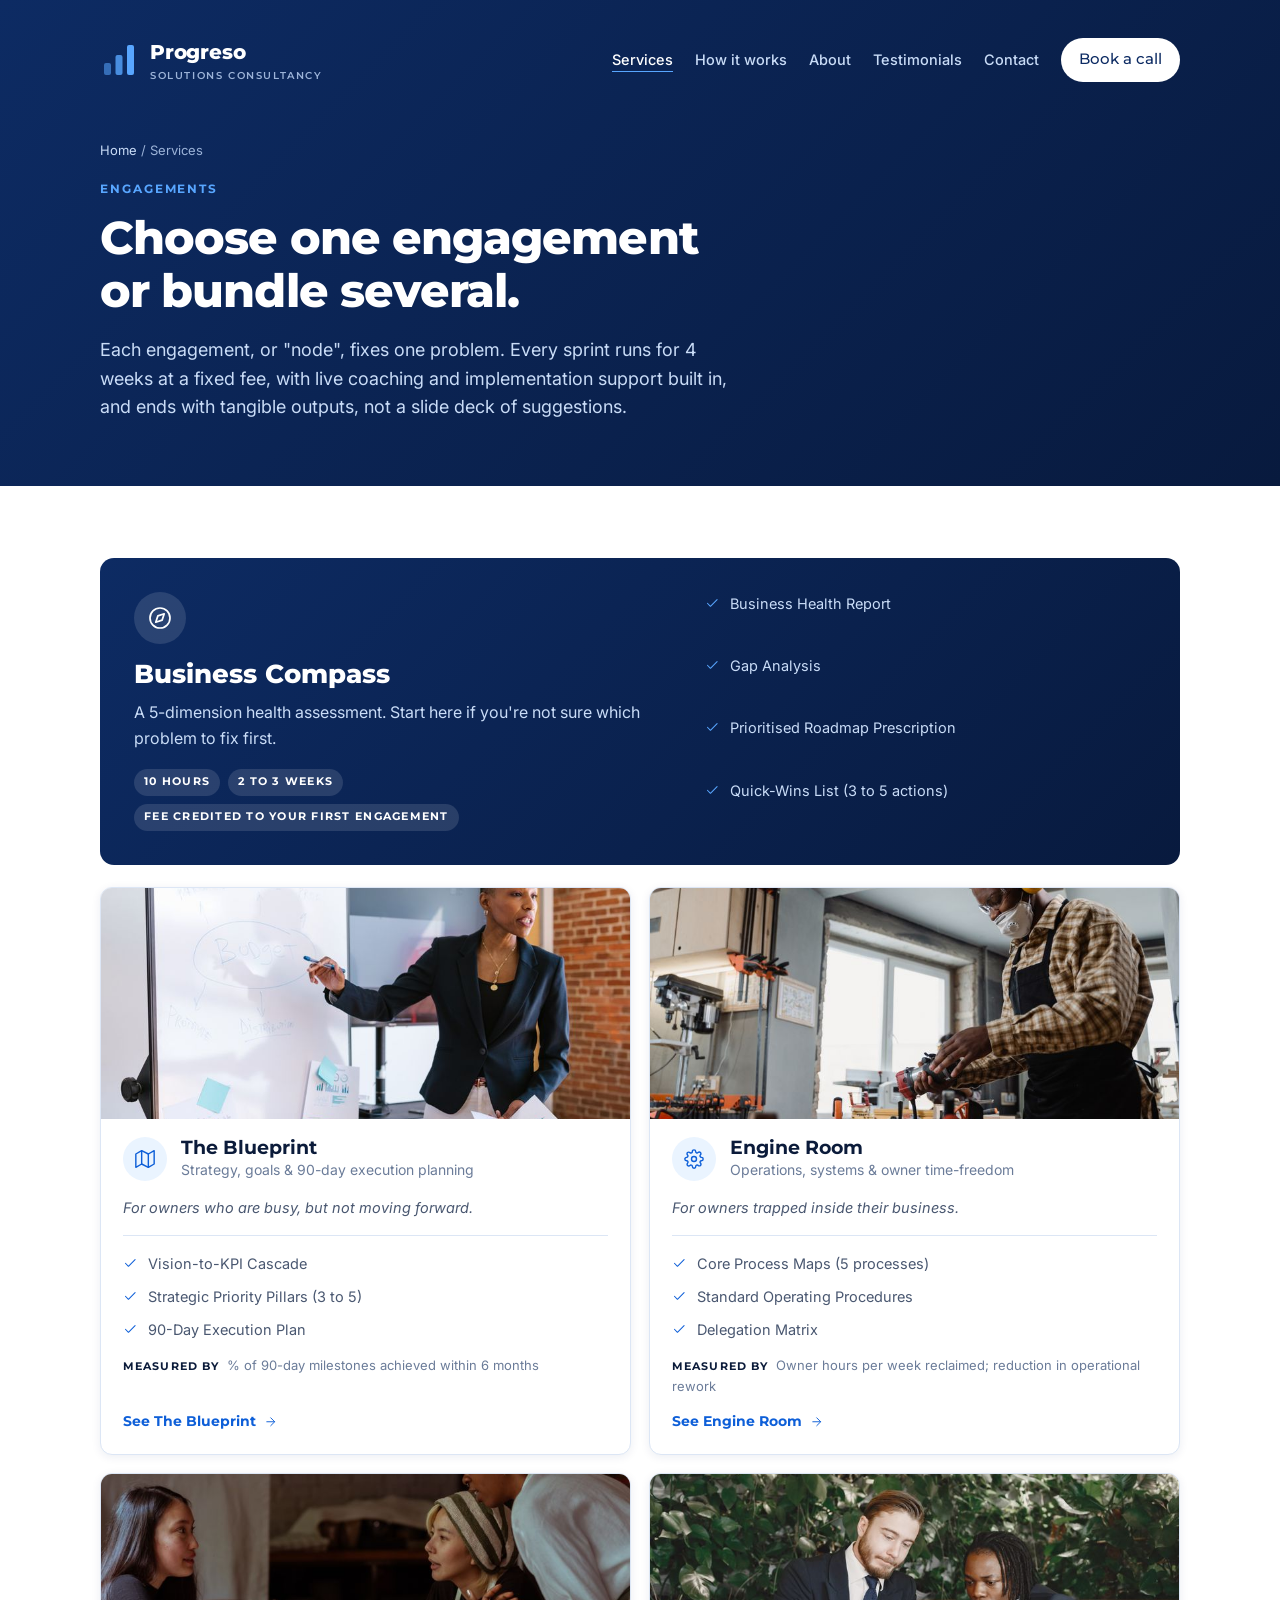
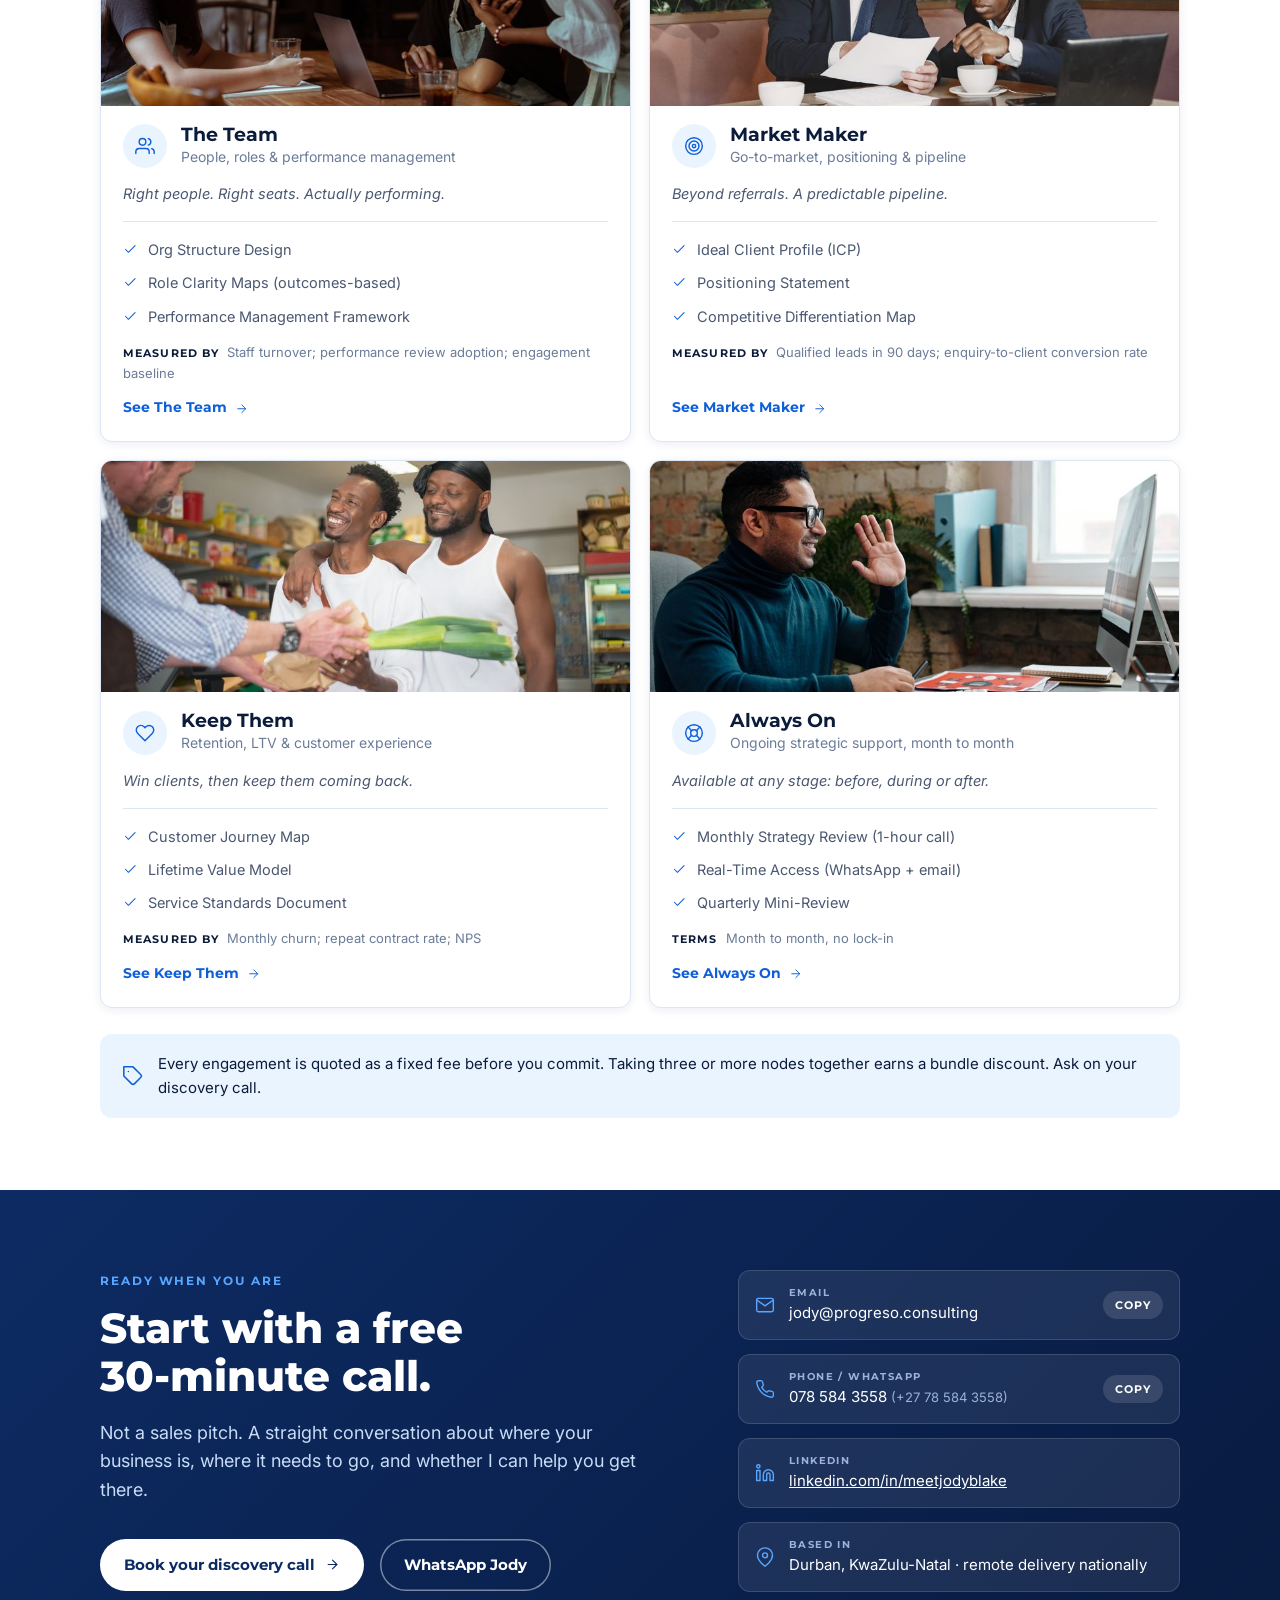
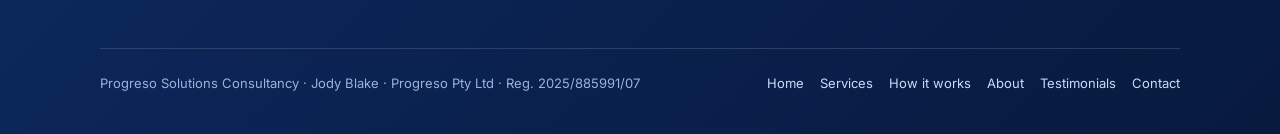
<file: services.html>
<!doctype html>
<html lang="en-ZA">
<head>
<meta charset="utf-8">
<meta name="viewport" content="width=device-width, initial-scale=1">
<title>Services | Progreso Solutions Consultancy</title>
<meta name="description" content="Fixed-fee consulting engagements for SME owners: Business Compass, The Blueprint, Engine Room, The Team, Market Maker, Keep Them and Always On.">
<link rel="canonical" href="https://progreso.consulting/services.html">
<meta property="og:title" content="Services | Progreso Solutions Consultancy">
<meta property="og:description" content="Fixed-fee consulting engagements for SME owners: Business Compass, The Blueprint, Engine Room, The Team, Market Maker, Keep Them and Always On.">
<meta property="og:type" content="website">
<link rel="preconnect" href="https://fonts.googleapis.com">
<link rel="preconnect" href="https://fonts.gstatic.com" crossorigin>
<link rel="stylesheet" href="https://fonts.googleapis.com/css2?family=Inter:wght@400;500;600&family=Montserrat:wght@600;700;800&display=swap">
<link rel="stylesheet" href="css/site.css">
</head>
<body>
<svg width="0" height="0" style="position:absolute" aria-hidden="true">
  <defs>
    <symbol id="i-compass" viewBox="0 0 24 24"><circle cx="12" cy="12" r="10"/><polygon points="16.24 7.76 14.12 14.12 7.76 16.24 9.88 9.88 16.24 7.76"/></symbol>
    <symbol id="i-map" viewBox="0 0 24 24"><polygon points="1 6 1 22 8 18 16 22 23 18 23 2 16 6 8 2 1 6"/><line x1="8" y1="2" x2="8" y2="18"/><line x1="16" y1="6" x2="16" y2="22"/></symbol>
    <symbol id="i-settings" viewBox="0 0 24 24"><circle cx="12" cy="12" r="3"/><path d="M19.4 15a1.65 1.65 0 0 0 .33 1.82l.06.06a2 2 0 0 1 0 2.83 2 2 0 0 1-2.83 0l-.06-.06a1.65 1.65 0 0 0-1.82-.33 1.65 1.65 0 0 0-1 1.51V21a2 2 0 0 1-2 2 2 2 0 0 1-2-2v-.09A1.65 1.65 0 0 0 9 19.4a1.65 1.65 0 0 0-1.82.33l-.06.06a2 2 0 0 1-2.83 0 2 2 0 0 1 0-2.83l.06-.06a1.65 1.65 0 0 0 .33-1.82 1.65 1.65 0 0 0-1.51-1H3a2 2 0 0 1-2-2 2 2 0 0 1 2-2h.09A1.65 1.65 0 0 0 4.6 9a1.65 1.65 0 0 0-.33-1.82l-.06-.06a2 2 0 0 1 0-2.83 2 2 0 0 1 2.83 0l.06.06a1.65 1.65 0 0 0 1.82.33H9a1.65 1.65 0 0 0 1-1.51V3a2 2 0 0 1 2-2 2 2 0 0 1 2 2v.09a1.65 1.65 0 0 0 1 1.51 1.65 1.65 0 0 0 1.82-.33l.06-.06a2 2 0 0 1 2.83 0 2 2 0 0 1 0 2.83l-.06.06a1.65 1.65 0 0 0-.33 1.82V9a1.65 1.65 0 0 0 1.51 1H21a2 2 0 0 1 2 2 2 2 0 0 1-2 2h-.09a1.65 1.65 0 0 0-1.51 1z"/></symbol>
    <symbol id="i-users" viewBox="0 0 24 24"><path d="M17 21v-2a4 4 0 0 0-4-4H5a4 4 0 0 0-4 4v2"/><circle cx="9" cy="7" r="4"/><path d="M23 21v-2a4 4 0 0 0-3-3.87"/><path d="M16 3.13a4 4 0 0 1 0 7.75"/></symbol>
    <symbol id="i-target" viewBox="0 0 24 24"><circle cx="12" cy="12" r="10"/><circle cx="12" cy="12" r="6"/><circle cx="12" cy="12" r="2"/></symbol>
    <symbol id="i-heart" viewBox="0 0 24 24"><path d="M20.84 4.61a5.5 5.5 0 0 0-7.78 0L12 5.67l-1.06-1.06a5.5 5.5 0 0 0-7.78 7.78l1.06 1.06L12 21.23l7.78-7.78 1.06-1.06a5.5 5.5 0 0 0 0-7.78z"/></symbol>
    <symbol id="i-buoy" viewBox="0 0 24 24"><circle cx="12" cy="12" r="10"/><circle cx="12" cy="12" r="4"/><line x1="4.93" y1="4.93" x2="9.17" y2="9.17"/><line x1="14.83" y1="14.83" x2="19.07" y2="19.07"/><line x1="14.83" y1="9.17" x2="19.07" y2="4.93"/><line x1="4.93" y1="19.07" x2="9.17" y2="14.83"/></symbol>
    <symbol id="i-shuffle" viewBox="0 0 24 24"><polyline points="16 3 21 3 21 8"/><line x1="4" y1="20" x2="21" y2="3"/><polyline points="21 16 21 21 16 21"/><line x1="15" y1="15" x2="21" y2="21"/><line x1="4" y1="4" x2="9" y2="9"/></symbol>
    <symbol id="i-repeat" viewBox="0 0 24 24"><polyline points="17 1 21 5 17 9"/><path d="M3 11V9a4 4 0 0 1 4-4h14"/><polyline points="7 23 3 19 7 15"/><path d="M21 13v2a4 4 0 0 1-4 4H3"/></symbol>
    <symbol id="i-userx" viewBox="0 0 24 24"><path d="M16 21v-2a4 4 0 0 0-4-4H5a4 4 0 0 0-4 4v2"/><circle cx="8.5" cy="7" r="4"/><line x1="18" y1="8" x2="23" y2="13"/><line x1="23" y1="8" x2="18" y2="13"/></symbol>
    <symbol id="i-down" viewBox="0 0 24 24"><polyline points="23 18 13.5 8.5 8.5 13.5 1 6"/><polyline points="17 18 23 18 23 12"/></symbol>
    <symbol id="i-logout" viewBox="0 0 24 24"><path d="M9 21H5a2 2 0 0 1-2-2V5a2 2 0 0 1 2-2h4"/><polyline points="16 17 21 12 16 7"/><line x1="21" y1="12" x2="9" y2="12"/></symbol>
    <symbol id="i-tag" viewBox="0 0 24 24"><path d="M20.59 13.41l-7.17 7.17a2 2 0 0 1-2.83 0L2 12V2h10l8.59 8.59a2 2 0 0 1 0 2.82z"/><line x1="7" y1="7" x2="7.01" y2="7"/></symbol>
    <symbol id="i-cal" viewBox="0 0 24 24"><rect x="3" y="4" width="18" height="18" rx="2" ry="2"/><line x1="16" y1="2" x2="16" y2="6"/><line x1="8" y1="2" x2="8" y2="6"/><line x1="3" y1="10" x2="21" y2="10"/></symbol>
    <symbol id="i-bars" viewBox="0 0 24 24"><line x1="18" y1="20" x2="18" y2="10"/><line x1="12" y1="20" x2="12" y2="4"/><line x1="6" y1="20" x2="6" y2="14"/></symbol>
    <symbol id="i-usercheck" viewBox="0 0 24 24"><path d="M16 21v-2a4 4 0 0 0-4-4H5a4 4 0 0 0-4 4v2"/><circle cx="8.5" cy="7" r="4"/><polyline points="17 11 19 13 23 9"/></symbol>
    <symbol id="i-check" viewBox="0 0 24 24"><polyline points="20 6 9 17 4 12"/></symbol>
    <symbol id="i-activity" viewBox="0 0 24 24"><polyline points="22 12 18 12 15 21 9 3 6 12 2 12"/></symbol>
    <symbol id="i-search" viewBox="0 0 24 24"><circle cx="11" cy="11" r="8"/><line x1="21" y1="21" x2="16.65" y2="16.65"/></symbol>
    <symbol id="i-file" viewBox="0 0 24 24"><path d="M14 2H6a2 2 0 0 0-2 2v16a2 2 0 0 0 2 2h12a2 2 0 0 0 2-2V8z"/><polyline points="14 2 14 8 20 8"/><line x1="16" y1="13" x2="8" y2="13"/><line x1="16" y1="17" x2="8" y2="17"/></symbol>
    <symbol id="i-chat" viewBox="0 0 24 24"><path d="M21 11.5a8.38 8.38 0 0 1-.9 3.8 8.5 8.5 0 0 1-7.6 4.7 8.38 8.38 0 0 1-3.8-.9L3 21l1.9-5.7a8.38 8.38 0 0 1-.9-3.8 8.5 8.5 0 0 1 4.7-7.6 8.38 8.38 0 0 1 3.8-.9h.5a8.48 8.48 0 0 1 8 8v.5z"/></symbol>
    <symbol id="i-help" viewBox="0 0 24 24"><circle cx="12" cy="12" r="10"/><path d="M9.09 9a3 3 0 0 1 5.83 1c0 2-3 3-3 3"/><line x1="12" y1="17" x2="12.01" y2="17"/></symbol>
    <symbol id="i-filter" viewBox="0 0 24 24"><polygon points="22 3 2 3 10 12.46 10 19 14 21 14 12.46 22 3"/></symbol>
    <symbol id="i-up" viewBox="0 0 24 24"><polyline points="23 6 13.5 15.5 8.5 10.5 1 18"/><polyline points="17 6 23 6 23 12"/></symbol>
    <symbol id="i-shield" viewBox="0 0 24 24"><path d="M12 22s8-4 8-10V5l-8-3-8 3v7c0 6 8 10 8 10z"/></symbol>
    <symbol id="i-zap" viewBox="0 0 24 24"><polygon points="13 2 3 14 12 14 11 22 21 10 12 10 13 2"/></symbol>
    <symbol id="i-phonecall" viewBox="0 0 24 24"><path d="M15.05 5A5 5 0 0 1 19 8.95M15.05 1A9 9 0 0 1 23 8.94"/><path d="M22 16.92v3a2 2 0 0 1-2.18 2 19.79 19.79 0 0 1-8.63-3.07 19.5 19.5 0 0 1-6-6 19.79 19.79 0 0 1-3.07-8.67A2 2 0 0 1 4.11 2h3a2 2 0 0 1 2 1.72 12.84 12.84 0 0 0 .7 2.81 2 2 0 0 1-.45 2.11L8.09 9.91a16 16 0 0 0 6 6l1.27-1.27a2 2 0 0 1 2.11-.45 12.84 12.84 0 0 0 2.81.7A2 2 0 0 1 22 16.92z"/></symbol>
    <symbol id="i-mail" viewBox="0 0 24 24"><path d="M4 4h16c1.1 0 2 .9 2 2v12c0 1.1-.9 2-2 2H4c-1.1 0-2-.9-2-2V6c0-1.1.9-2 2-2z"/><polyline points="22,6 12,13 2,6"/></symbol>
    <symbol id="i-phone" viewBox="0 0 24 24"><path d="M22 16.92v3a2 2 0 0 1-2.18 2 19.79 19.79 0 0 1-8.63-3.07 19.5 19.5 0 0 1-6-6 19.79 19.79 0 0 1-3.07-8.67A2 2 0 0 1 4.11 2h3a2 2 0 0 1 2 1.72 12.84 12.84 0 0 0 .7 2.81 2 2 0 0 1-.45 2.11L8.09 9.91a16 16 0 0 0 6 6l1.27-1.27a2 2 0 0 1 2.11-.45 12.84 12.84 0 0 0 2.81.7A2 2 0 0 1 22 16.92z"/></symbol>
    <symbol id="i-linkedin" viewBox="0 0 24 24"><path d="M16 8a6 6 0 0 1 6 6v7h-4v-7a2 2 0 0 0-2-2 2 2 0 0 0-2 2v7h-4v-7a6 6 0 0 1 6-6z"/><rect x="2" y="9" width="4" height="12"/><circle cx="4" cy="4" r="2"/></symbol>
    <symbol id="i-pin" viewBox="0 0 24 24"><path d="M21 10c0 7-9 13-9 13s-9-6-9-13a9 9 0 0 1 18 0z"/><circle cx="12" cy="10" r="3"/></symbol>
    <symbol id="i-arrow" viewBox="0 0 24 24"><line x1="5" y1="12" x2="19" y2="12"/><polyline points="12 5 19 12 12 19"/></symbol>
    <symbol id="i-star" viewBox="0 0 24 24"><polygon points="12 2 15.09 8.26 22 9.27 17 14.14 18.18 21.02 12 17.77 5.82 21.02 7 14.14 2 9.27 8.91 8.26 12 2"/></symbol>
  </defs>
</svg>

<header class="band page-hero">
  <div class="wrap">
    <div class="topbar">
      <a class="brand" href="index.html" aria-label="Progreso Solutions Consultancy, home">
        <svg width="38" height="38" viewBox="0 0 38 38" aria-hidden="true"><rect x="4" y="22" width="7" height="12" rx="2" fill="#58A6FF" opacity=".55"/><rect x="15.5" y="14" width="7" height="20" rx="2" fill="#58A6FF" opacity=".8"/><rect x="27" y="4" width="7" height="30" rx="2" fill="#58A6FF"/></svg>
        <span>Progreso<small>Solutions Consultancy</small></span>
      </a>
      <nav class="nav" aria-label="Main"><a href="services.html" aria-current="page">Services</a><a href="how-it-works.html">How it works</a><a href="about.html">About</a><a href="testimonials.html">Testimonials</a><a href="contact.html">Contact</a><a class="btn btn-sm" href="contact.html">Book a call</a></nav>
      <details class="menu"><summary>Menu</summary><nav class="menu-panel" aria-label="Main"><a href="index.html">Home</a><a href="services.html">Services</a><a href="how-it-works.html">How it works</a><a href="about.html">About</a><a href="testimonials.html">Testimonials</a><a href="contact.html">Contact</a></nav></details>
    </div>
    <div>
      <div>
        <div class="crumbs"><a href="index.html">Home</a> / Services</div>
        <div class="eyebrow">Engagements</div>
        <h1>Choose one engagement or bundle several.</h1>
        <p class="sub">Each engagement, or "node", fixes one problem. Every sprint runs for 4 weeks at a fixed fee, with live coaching and implementation support built in, and ends with tangible outputs, not a slide deck of suggestions.</p>
        
      </div>
      
    </div>
  </div>
</header>

<main class="wrap">

<section>
  <a class="band compass" href="business-compass.html" style="margin-left:0;margin-right:0;padding-left:34px;padding-right:34px;text-decoration:none">
    <div>
      <div class="circle"><svg class="ico"><use href="#i-compass"/></svg></div>
      <h3>Business Compass</h3>
      <p>A 5-dimension health assessment. Start here if you're not sure which problem to fix first.</p>
      <div class="meta"><span class="pill">10 hours</span><span class="pill">2 to 3 weeks</span><span class="pill">Fee credited to your first engagement</span></div>
    </div>
    <ul><li><svg class="ico" width="16" height="16"><use href="#i-check"/></svg>Business Health Report</li><li><svg class="ico" width="16" height="16"><use href="#i-check"/></svg>Gap Analysis</li><li><svg class="ico" width="16" height="16"><use href="#i-check"/></svg>Prioritised Roadmap Prescription</li><li><svg class="ico" width="16" height="16"><use href="#i-check"/></svg>Quick-Wins List (3 to 5 actions)</li></ul>
  </a>
  <div class="node-grid">
    <a class="card node" href="blueprint.html">
        <img class="node-img" src="images/node-blueprint.jpg" width="800" height="533" loading="lazy" alt="Planning a strategy on a whiteboard">
        <div class="node-top"><div class="circle"><svg class="ico"><use href="#i-map"/></svg></div><div><h3>The Blueprint</h3><div class="focus">Strategy, goals &amp; 90-day execution planning</div></div></div>
        <p class="for">For owners who are busy, but not moving forward.</p>
        <hr>
        <ul><li><svg class="ico" width="16" height="16"><use href="#i-check"/></svg>Vision-to-KPI Cascade</li><li><svg class="ico" width="16" height="16"><use href="#i-check"/></svg>Strategic Priority Pillars (3 to 5)</li><li><svg class="ico" width="16" height="16"><use href="#i-check"/></svg>90-Day Execution Plan</li></ul>
        <p class="roi"><b>Measured by</b> &nbsp;% of 90-day milestones achieved within 6 months</p>
        <span class="go">See The Blueprint <svg class="ico"><use href="#i-arrow"/></svg></span>
      </a><a class="card node" href="engine-room.html">
        <img class="node-img" src="images/node-engine-room.jpg" width="800" height="533" loading="lazy" alt="A craftsman at work on a busy workshop floor">
        <div class="node-top"><div class="circle"><svg class="ico"><use href="#i-settings"/></svg></div><div><h3>Engine Room</h3><div class="focus">Operations, systems &amp; owner time-freedom</div></div></div>
        <p class="for">For owners trapped inside their business.</p>
        <hr>
        <ul><li><svg class="ico" width="16" height="16"><use href="#i-check"/></svg>Core Process Maps (5 processes)</li><li><svg class="ico" width="16" height="16"><use href="#i-check"/></svg>Standard Operating Procedures</li><li><svg class="ico" width="16" height="16"><use href="#i-check"/></svg>Delegation Matrix</li></ul>
        <p class="roi"><b>Measured by</b> &nbsp;Owner hours per week reclaimed; reduction in operational rework</p>
        <span class="go">See Engine Room <svg class="ico"><use href="#i-arrow"/></svg></span>
      </a><a class="card node" href="the-team.html">
        <img class="node-img" src="images/node-team.jpg" width="800" height="533" loading="lazy" alt="Three colleagues working through a plan together">
        <div class="node-top"><div class="circle"><svg class="ico"><use href="#i-users"/></svg></div><div><h3>The Team</h3><div class="focus">People, roles &amp; performance management</div></div></div>
        <p class="for">Right people. Right seats. Actually performing.</p>
        <hr>
        <ul><li><svg class="ico" width="16" height="16"><use href="#i-check"/></svg>Org Structure Design</li><li><svg class="ico" width="16" height="16"><use href="#i-check"/></svg>Role Clarity Maps (outcomes-based)</li><li><svg class="ico" width="16" height="16"><use href="#i-check"/></svg>Performance Management Framework</li></ul>
        <p class="roi"><b>Measured by</b> &nbsp;Staff turnover; performance review adoption; engagement baseline</p>
        <span class="go">See The Team <svg class="ico"><use href="#i-arrow"/></svg></span>
      </a><a class="card node" href="market-maker.html">
        <img class="node-img" src="images/node-market-maker.jpg" width="800" height="533" loading="lazy" alt="Two people reviewing a proposal in a client meeting">
        <div class="node-top"><div class="circle"><svg class="ico"><use href="#i-target"/></svg></div><div><h3>Market Maker</h3><div class="focus">Go-to-market, positioning &amp; pipeline</div></div></div>
        <p class="for">Beyond referrals. A predictable pipeline.</p>
        <hr>
        <ul><li><svg class="ico" width="16" height="16"><use href="#i-check"/></svg>Ideal Client Profile (ICP)</li><li><svg class="ico" width="16" height="16"><use href="#i-check"/></svg>Positioning Statement</li><li><svg class="ico" width="16" height="16"><use href="#i-check"/></svg>Competitive Differentiation Map</li></ul>
        <p class="roi"><b>Measured by</b> &nbsp;Qualified leads in 90 days; enquiry-to-client conversion rate</p>
        <span class="go">See Market Maker <svg class="ico"><use href="#i-arrow"/></svg></span>
      </a><a class="card node" href="keep-them.html">
        <img class="node-img" src="images/node-keep-them.jpg" width="800" height="533" loading="lazy" alt="A shopkeeper serving two happy customers">
        <div class="node-top"><div class="circle"><svg class="ico"><use href="#i-heart"/></svg></div><div><h3>Keep Them</h3><div class="focus">Retention, LTV &amp; customer experience</div></div></div>
        <p class="for">Win clients, then keep them coming back.</p>
        <hr>
        <ul><li><svg class="ico" width="16" height="16"><use href="#i-check"/></svg>Customer Journey Map</li><li><svg class="ico" width="16" height="16"><use href="#i-check"/></svg>Lifetime Value Model</li><li><svg class="ico" width="16" height="16"><use href="#i-check"/></svg>Service Standards Document</li></ul>
        <p class="roi"><b>Measured by</b> &nbsp;Monthly churn; repeat contract rate; NPS</p>
        <span class="go">See Keep Them <svg class="ico"><use href="#i-arrow"/></svg></span>
      </a><a class="card node" href="always-on.html">
        <img class="node-img" src="images/node-always-on.jpg" width="800" height="533" loading="lazy" alt="A business owner on a video call with his adviser">
        <div class="node-top"><div class="circle"><svg class="ico"><use href="#i-buoy"/></svg></div><div><h3>Always On</h3><div class="focus">Ongoing strategic support, month to month</div></div></div>
        <p class="for">Available at any stage: before, during or after.</p>
        <hr>
        <ul><li><svg class="ico" width="16" height="16"><use href="#i-check"/></svg>Monthly Strategy Review (1-hour call)</li><li><svg class="ico" width="16" height="16"><use href="#i-check"/></svg>Real-Time Access (WhatsApp + email)</li><li><svg class="ico" width="16" height="16"><use href="#i-check"/></svg>Quarterly Mini-Review</li></ul>
        <p class="roi"><b>Terms</b> &nbsp;Month to month, no lock-in</p>
        <span class="go">See Always On <svg class="ico"><use href="#i-arrow"/></svg></span>
      </a>
  </div>
  <div class="quoteonly"><svg class="ico"><use href="#i-tag"/></svg><p>Every engagement is quoted as a fixed fee before you commit. Taking three or more nodes together earns a bundle discount. Ask on your discovery call.</p></div>
</section>

</main>

<footer class="band close" id="contact">
  <div class="wrap">
    <div class="close-grid">
      <div>
        <div class="eyebrow">Ready when you are</div>
        <h2>Start with a free 30-minute call.</h2>
        <p class="lead">Not a sales pitch. A straight conversation about where your business is, where it needs to go, and whether I can help you get there.</p>
        <div class="hero-cta">
          <a class="btn" href="contact.html" data-book>Book your discovery call <svg class="ico" width="18" height="18"><use href="#i-arrow"/></svg></a>
          <a class="btn btn-ghost" href="https://wa.me/27785843558?text=Hi%20Jody%2C%20I%27d%20like%20to%20chat%20about%20my%20business." rel="noopener">WhatsApp Jody</a>
        </div>
      </div>
      <div class="contact">
        <div class="crow"><svg class="ico"><use href="#i-mail"/></svg><div><small>Email</small><span>jody@progreso.consulting</span></div><button class="copy" type="button" data-copy="jody@progreso.consulting">Copy</button></div>
        <div class="crow"><svg class="ico"><use href="#i-phone"/></svg><div><small>Phone / WhatsApp</small><span>078 584 3558</span> <span style="color:var(--on-band-mute);font-size:13px">(+27 78 584 3558)</span></div><button class="copy" type="button" data-copy="078 584 3558">Copy</button></div>
        <div class="crow"><svg class="ico"><use href="#i-linkedin"/></svg><div><small>LinkedIn</small><a href="https://linkedin.com/in/meetjodyblake" rel="noopener">linkedin.com/in/meetjodyblake</a></div></div>
        <div class="crow"><svg class="ico"><use href="#i-pin"/></svg><div><small>Based in</small>Durban, KwaZulu-Natal · remote delivery nationally</div></div>
      </div>
    </div>
    <div class="foot"><span>Progreso Solutions Consultancy · Jody Blake · Progreso Pty Ltd · Reg. 2025/885991/07</span><nav aria-label="Footer"><a href="index.html">Home</a><a href="services.html">Services</a><a href="how-it-works.html">How it works</a><a href="about.html">About</a><a href="testimonials.html">Testimonials</a><a href="contact.html">Contact</a></nav></div>
  </div>
</footer>
<div class="sticky-cta"><a class="btn" href="contact.html" data-book>Book a call</a><a class="btn btn-ghost" href="https://wa.me/27785843558?text=Hi%20Jody%2C%20I%27d%20like%20to%20chat%20about%20my%20business." rel="noopener">WhatsApp</a></div>
<script src="js/site.js"></script>
</body>
</html>
</file>
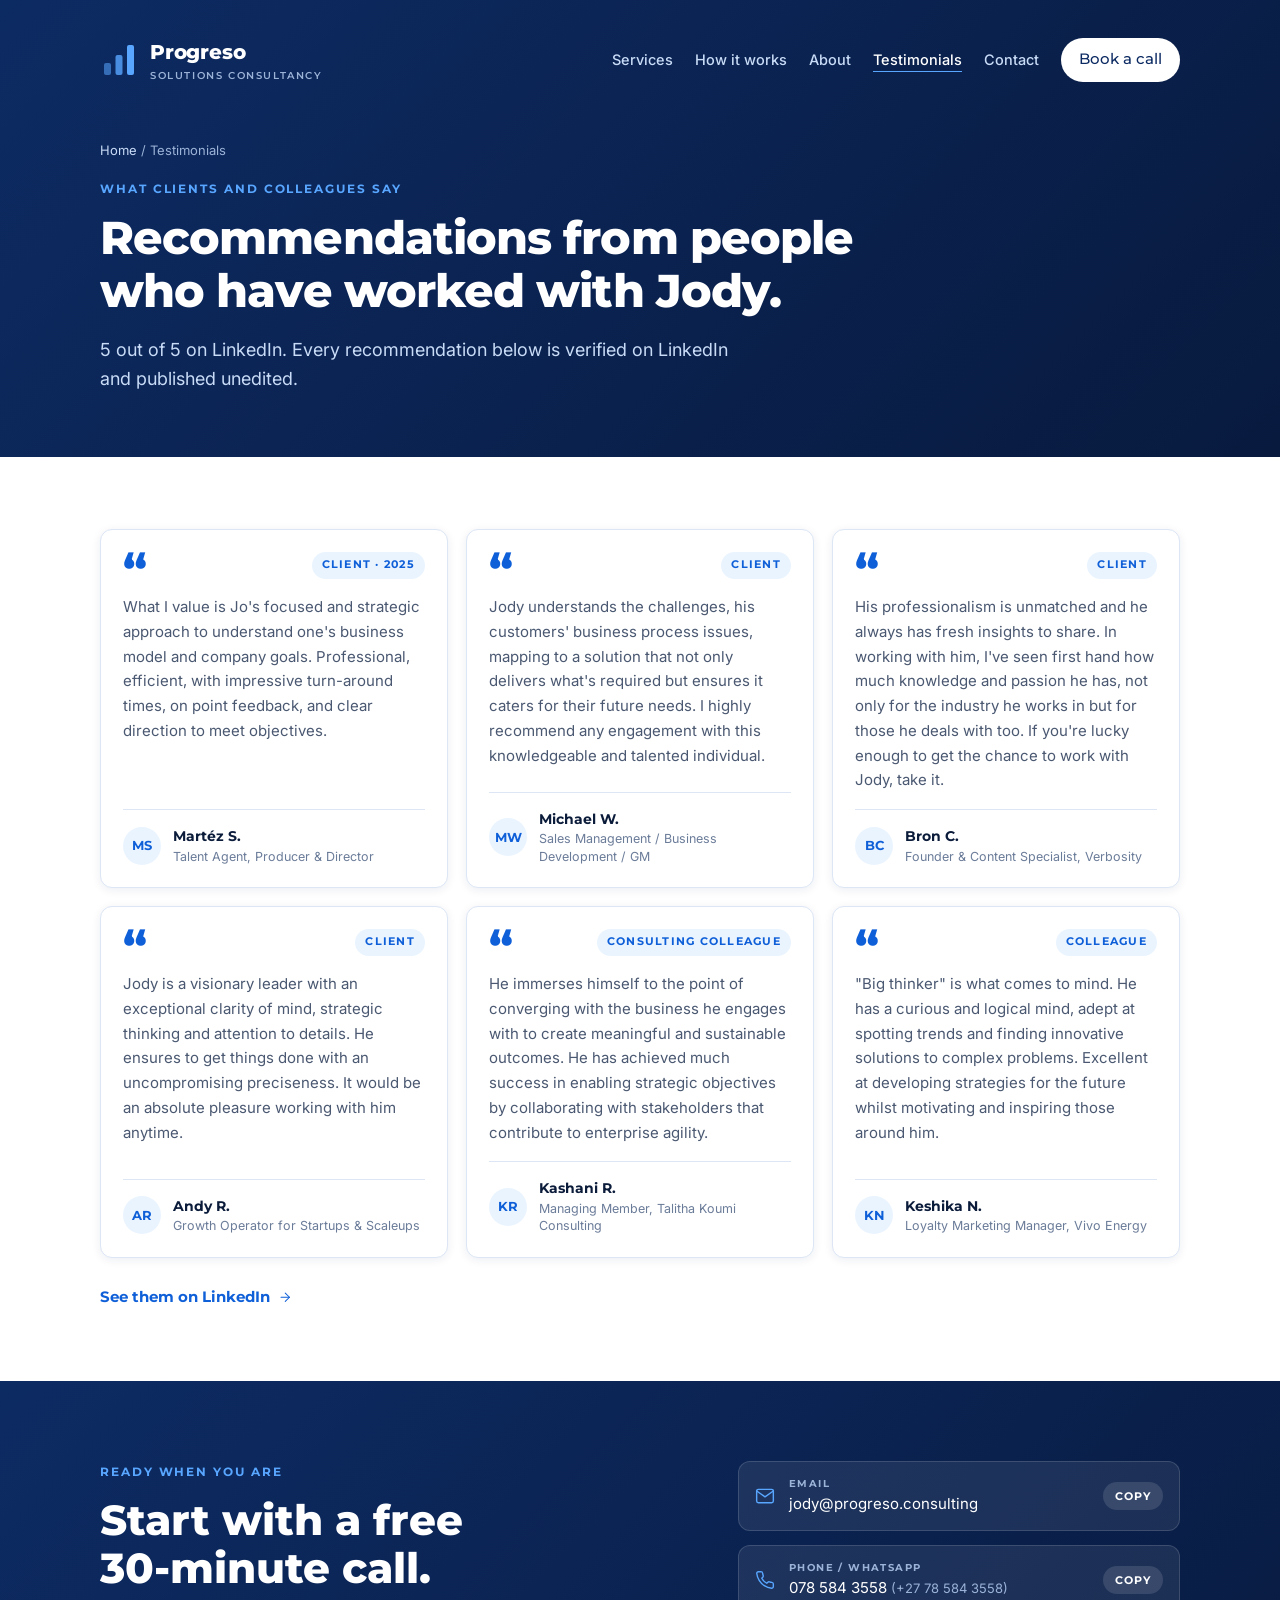
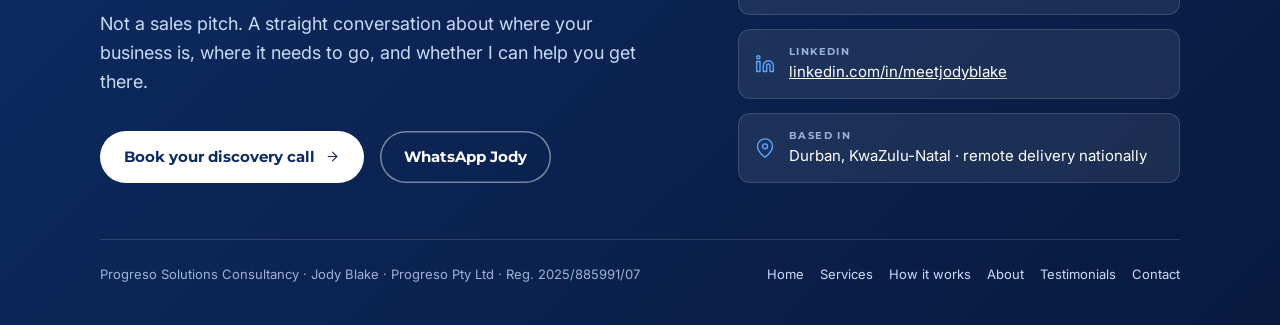
<file: testimonials.html>
<!doctype html>
<html lang="en-ZA">
<head>
<meta charset="utf-8">
<meta name="viewport" content="width=device-width, initial-scale=1">
<title>Testimonials | Progreso Solutions Consultancy</title>
<meta name="description" content="LinkedIn recommendations for Jody Blake from clients and colleagues. 5 out of 5, verified and unedited.">
<link rel="canonical" href="https://progreso.consulting/testimonials.html">
<meta property="og:title" content="Testimonials | Progreso Solutions Consultancy">
<meta property="og:description" content="LinkedIn recommendations for Jody Blake from clients and colleagues. 5 out of 5, verified and unedited.">
<meta property="og:type" content="website">
<link rel="preconnect" href="https://fonts.googleapis.com">
<link rel="preconnect" href="https://fonts.gstatic.com" crossorigin>
<link rel="stylesheet" href="https://fonts.googleapis.com/css2?family=Inter:wght@400;500;600&family=Montserrat:wght@600;700;800&display=swap">
<link rel="stylesheet" href="css/site.css">
</head>
<body>
<svg width="0" height="0" style="position:absolute" aria-hidden="true">
  <defs>
    <symbol id="i-compass" viewBox="0 0 24 24"><circle cx="12" cy="12" r="10"/><polygon points="16.24 7.76 14.12 14.12 7.76 16.24 9.88 9.88 16.24 7.76"/></symbol>
    <symbol id="i-map" viewBox="0 0 24 24"><polygon points="1 6 1 22 8 18 16 22 23 18 23 2 16 6 8 2 1 6"/><line x1="8" y1="2" x2="8" y2="18"/><line x1="16" y1="6" x2="16" y2="22"/></symbol>
    <symbol id="i-settings" viewBox="0 0 24 24"><circle cx="12" cy="12" r="3"/><path d="M19.4 15a1.65 1.65 0 0 0 .33 1.82l.06.06a2 2 0 0 1 0 2.83 2 2 0 0 1-2.83 0l-.06-.06a1.65 1.65 0 0 0-1.82-.33 1.65 1.65 0 0 0-1 1.51V21a2 2 0 0 1-2 2 2 2 0 0 1-2-2v-.09A1.65 1.65 0 0 0 9 19.4a1.65 1.65 0 0 0-1.82.33l-.06.06a2 2 0 0 1-2.83 0 2 2 0 0 1 0-2.83l.06-.06a1.65 1.65 0 0 0 .33-1.82 1.65 1.65 0 0 0-1.51-1H3a2 2 0 0 1-2-2 2 2 0 0 1 2-2h.09A1.65 1.65 0 0 0 4.6 9a1.65 1.65 0 0 0-.33-1.82l-.06-.06a2 2 0 0 1 0-2.83 2 2 0 0 1 2.83 0l.06.06a1.65 1.65 0 0 0 1.82.33H9a1.65 1.65 0 0 0 1-1.51V3a2 2 0 0 1 2-2 2 2 0 0 1 2 2v.09a1.65 1.65 0 0 0 1 1.51 1.65 1.65 0 0 0 1.82-.33l.06-.06a2 2 0 0 1 2.83 0 2 2 0 0 1 0 2.83l-.06.06a1.65 1.65 0 0 0-.33 1.82V9a1.65 1.65 0 0 0 1.51 1H21a2 2 0 0 1 2 2 2 2 0 0 1-2 2h-.09a1.65 1.65 0 0 0-1.51 1z"/></symbol>
    <symbol id="i-users" viewBox="0 0 24 24"><path d="M17 21v-2a4 4 0 0 0-4-4H5a4 4 0 0 0-4 4v2"/><circle cx="9" cy="7" r="4"/><path d="M23 21v-2a4 4 0 0 0-3-3.87"/><path d="M16 3.13a4 4 0 0 1 0 7.75"/></symbol>
    <symbol id="i-target" viewBox="0 0 24 24"><circle cx="12" cy="12" r="10"/><circle cx="12" cy="12" r="6"/><circle cx="12" cy="12" r="2"/></symbol>
    <symbol id="i-heart" viewBox="0 0 24 24"><path d="M20.84 4.61a5.5 5.5 0 0 0-7.78 0L12 5.67l-1.06-1.06a5.5 5.5 0 0 0-7.78 7.78l1.06 1.06L12 21.23l7.78-7.78 1.06-1.06a5.5 5.5 0 0 0 0-7.78z"/></symbol>
    <symbol id="i-buoy" viewBox="0 0 24 24"><circle cx="12" cy="12" r="10"/><circle cx="12" cy="12" r="4"/><line x1="4.93" y1="4.93" x2="9.17" y2="9.17"/><line x1="14.83" y1="14.83" x2="19.07" y2="19.07"/><line x1="14.83" y1="9.17" x2="19.07" y2="4.93"/><line x1="4.93" y1="19.07" x2="9.17" y2="14.83"/></symbol>
    <symbol id="i-shuffle" viewBox="0 0 24 24"><polyline points="16 3 21 3 21 8"/><line x1="4" y1="20" x2="21" y2="3"/><polyline points="21 16 21 21 16 21"/><line x1="15" y1="15" x2="21" y2="21"/><line x1="4" y1="4" x2="9" y2="9"/></symbol>
    <symbol id="i-repeat" viewBox="0 0 24 24"><polyline points="17 1 21 5 17 9"/><path d="M3 11V9a4 4 0 0 1 4-4h14"/><polyline points="7 23 3 19 7 15"/><path d="M21 13v2a4 4 0 0 1-4 4H3"/></symbol>
    <symbol id="i-userx" viewBox="0 0 24 24"><path d="M16 21v-2a4 4 0 0 0-4-4H5a4 4 0 0 0-4 4v2"/><circle cx="8.5" cy="7" r="4"/><line x1="18" y1="8" x2="23" y2="13"/><line x1="23" y1="8" x2="18" y2="13"/></symbol>
    <symbol id="i-down" viewBox="0 0 24 24"><polyline points="23 18 13.5 8.5 8.5 13.5 1 6"/><polyline points="17 18 23 18 23 12"/></symbol>
    <symbol id="i-logout" viewBox="0 0 24 24"><path d="M9 21H5a2 2 0 0 1-2-2V5a2 2 0 0 1 2-2h4"/><polyline points="16 17 21 12 16 7"/><line x1="21" y1="12" x2="9" y2="12"/></symbol>
    <symbol id="i-tag" viewBox="0 0 24 24"><path d="M20.59 13.41l-7.17 7.17a2 2 0 0 1-2.83 0L2 12V2h10l8.59 8.59a2 2 0 0 1 0 2.82z"/><line x1="7" y1="7" x2="7.01" y2="7"/></symbol>
    <symbol id="i-cal" viewBox="0 0 24 24"><rect x="3" y="4" width="18" height="18" rx="2" ry="2"/><line x1="16" y1="2" x2="16" y2="6"/><line x1="8" y1="2" x2="8" y2="6"/><line x1="3" y1="10" x2="21" y2="10"/></symbol>
    <symbol id="i-bars" viewBox="0 0 24 24"><line x1="18" y1="20" x2="18" y2="10"/><line x1="12" y1="20" x2="12" y2="4"/><line x1="6" y1="20" x2="6" y2="14"/></symbol>
    <symbol id="i-usercheck" viewBox="0 0 24 24"><path d="M16 21v-2a4 4 0 0 0-4-4H5a4 4 0 0 0-4 4v2"/><circle cx="8.5" cy="7" r="4"/><polyline points="17 11 19 13 23 9"/></symbol>
    <symbol id="i-check" viewBox="0 0 24 24"><polyline points="20 6 9 17 4 12"/></symbol>
    <symbol id="i-activity" viewBox="0 0 24 24"><polyline points="22 12 18 12 15 21 9 3 6 12 2 12"/></symbol>
    <symbol id="i-search" viewBox="0 0 24 24"><circle cx="11" cy="11" r="8"/><line x1="21" y1="21" x2="16.65" y2="16.65"/></symbol>
    <symbol id="i-file" viewBox="0 0 24 24"><path d="M14 2H6a2 2 0 0 0-2 2v16a2 2 0 0 0 2 2h12a2 2 0 0 0 2-2V8z"/><polyline points="14 2 14 8 20 8"/><line x1="16" y1="13" x2="8" y2="13"/><line x1="16" y1="17" x2="8" y2="17"/></symbol>
    <symbol id="i-chat" viewBox="0 0 24 24"><path d="M21 11.5a8.38 8.38 0 0 1-.9 3.8 8.5 8.5 0 0 1-7.6 4.7 8.38 8.38 0 0 1-3.8-.9L3 21l1.9-5.7a8.38 8.38 0 0 1-.9-3.8 8.5 8.5 0 0 1 4.7-7.6 8.38 8.38 0 0 1 3.8-.9h.5a8.48 8.48 0 0 1 8 8v.5z"/></symbol>
    <symbol id="i-help" viewBox="0 0 24 24"><circle cx="12" cy="12" r="10"/><path d="M9.09 9a3 3 0 0 1 5.83 1c0 2-3 3-3 3"/><line x1="12" y1="17" x2="12.01" y2="17"/></symbol>
    <symbol id="i-filter" viewBox="0 0 24 24"><polygon points="22 3 2 3 10 12.46 10 19 14 21 14 12.46 22 3"/></symbol>
    <symbol id="i-up" viewBox="0 0 24 24"><polyline points="23 6 13.5 15.5 8.5 10.5 1 18"/><polyline points="17 6 23 6 23 12"/></symbol>
    <symbol id="i-shield" viewBox="0 0 24 24"><path d="M12 22s8-4 8-10V5l-8-3-8 3v7c0 6 8 10 8 10z"/></symbol>
    <symbol id="i-zap" viewBox="0 0 24 24"><polygon points="13 2 3 14 12 14 11 22 21 10 12 10 13 2"/></symbol>
    <symbol id="i-phonecall" viewBox="0 0 24 24"><path d="M15.05 5A5 5 0 0 1 19 8.95M15.05 1A9 9 0 0 1 23 8.94"/><path d="M22 16.92v3a2 2 0 0 1-2.18 2 19.79 19.79 0 0 1-8.63-3.07 19.5 19.5 0 0 1-6-6 19.79 19.79 0 0 1-3.07-8.67A2 2 0 0 1 4.11 2h3a2 2 0 0 1 2 1.72 12.84 12.84 0 0 0 .7 2.81 2 2 0 0 1-.45 2.11L8.09 9.91a16 16 0 0 0 6 6l1.27-1.27a2 2 0 0 1 2.11-.45 12.84 12.84 0 0 0 2.81.7A2 2 0 0 1 22 16.92z"/></symbol>
    <symbol id="i-mail" viewBox="0 0 24 24"><path d="M4 4h16c1.1 0 2 .9 2 2v12c0 1.1-.9 2-2 2H4c-1.1 0-2-.9-2-2V6c0-1.1.9-2 2-2z"/><polyline points="22,6 12,13 2,6"/></symbol>
    <symbol id="i-phone" viewBox="0 0 24 24"><path d="M22 16.92v3a2 2 0 0 1-2.18 2 19.79 19.79 0 0 1-8.63-3.07 19.5 19.5 0 0 1-6-6 19.79 19.79 0 0 1-3.07-8.67A2 2 0 0 1 4.11 2h3a2 2 0 0 1 2 1.72 12.84 12.84 0 0 0 .7 2.81 2 2 0 0 1-.45 2.11L8.09 9.91a16 16 0 0 0 6 6l1.27-1.27a2 2 0 0 1 2.11-.45 12.84 12.84 0 0 0 2.81.7A2 2 0 0 1 22 16.92z"/></symbol>
    <symbol id="i-linkedin" viewBox="0 0 24 24"><path d="M16 8a6 6 0 0 1 6 6v7h-4v-7a2 2 0 0 0-2-2 2 2 0 0 0-2 2v7h-4v-7a6 6 0 0 1 6-6z"/><rect x="2" y="9" width="4" height="12"/><circle cx="4" cy="4" r="2"/></symbol>
    <symbol id="i-pin" viewBox="0 0 24 24"><path d="M21 10c0 7-9 13-9 13s-9-6-9-13a9 9 0 0 1 18 0z"/><circle cx="12" cy="10" r="3"/></symbol>
    <symbol id="i-arrow" viewBox="0 0 24 24"><line x1="5" y1="12" x2="19" y2="12"/><polyline points="12 5 19 12 12 19"/></symbol>
    <symbol id="i-star" viewBox="0 0 24 24"><polygon points="12 2 15.09 8.26 22 9.27 17 14.14 18.18 21.02 12 17.77 5.82 21.02 7 14.14 2 9.27 8.91 8.26 12 2"/></symbol>
  </defs>
</svg>

<header class="band page-hero">
  <div class="wrap">
    <div class="topbar">
      <a class="brand" href="index.html" aria-label="Progreso Solutions Consultancy, home">
        <svg width="38" height="38" viewBox="0 0 38 38" aria-hidden="true"><rect x="4" y="22" width="7" height="12" rx="2" fill="#58A6FF" opacity=".55"/><rect x="15.5" y="14" width="7" height="20" rx="2" fill="#58A6FF" opacity=".8"/><rect x="27" y="4" width="7" height="30" rx="2" fill="#58A6FF"/></svg>
        <span>Progreso<small>Solutions Consultancy</small></span>
      </a>
      <nav class="nav" aria-label="Main"><a href="services.html">Services</a><a href="how-it-works.html">How it works</a><a href="about.html">About</a><a href="testimonials.html" aria-current="page">Testimonials</a><a href="contact.html">Contact</a><a class="btn btn-sm" href="contact.html">Book a call</a></nav>
      <details class="menu"><summary>Menu</summary><nav class="menu-panel" aria-label="Main"><a href="index.html">Home</a><a href="services.html">Services</a><a href="how-it-works.html">How it works</a><a href="about.html">About</a><a href="testimonials.html">Testimonials</a><a href="contact.html">Contact</a></nav></details>
    </div>
    <div>
      <div>
        <div class="crumbs"><a href="index.html">Home</a> / Testimonials</div>
        <div class="eyebrow">What clients and colleagues say</div>
        <h1>Recommendations from people who have worked with Jody.</h1>
        <p class="sub">5 out of 5 on LinkedIn. Every recommendation below is verified on LinkedIn and published unedited.</p>
        
      </div>
      
    </div>
  </div>
</header>

<main class="wrap">

<section>
  <div class="proof-grid"><article class="card quote">
      <div class="quote-top"><div class="qmark" aria-hidden="true">“</div><span class="pill">Client · 2025</span></div>
      <p>What I value is Jo's focused and strategic approach to understand one's business model and company goals. Professional, efficient, with impressive turn-around times, on point feedback, and clear direction to meet objectives.</p>
      <div class="who"><div class="avatar">MS</div><div><b>Martéz S.</b><span>Talent Agent, Producer &amp; Director</span></div></div>
    </article><article class="card quote">
      <div class="quote-top"><div class="qmark" aria-hidden="true">“</div><span class="pill">Client</span></div>
      <p>Jody understands the challenges, his customers' business process issues, mapping to a solution that not only delivers what's required but ensures it caters for their future needs. I highly recommend any engagement with this knowledgeable and talented individual.</p>
      <div class="who"><div class="avatar">MW</div><div><b>Michael W.</b><span>Sales Management / Business Development / GM</span></div></div>
    </article><article class="card quote">
      <div class="quote-top"><div class="qmark" aria-hidden="true">“</div><span class="pill">Client</span></div>
      <p>His professionalism is unmatched and he always has fresh insights to share. In working with him, I've seen first hand how much knowledge and passion he has, not only for the industry he works in but for those he deals with too. If you're lucky enough to get the chance to work with Jody, take it.</p>
      <div class="who"><div class="avatar">BC</div><div><b>Bron C.</b><span>Founder &amp; Content Specialist, Verbosity</span></div></div>
    </article><article class="card quote">
      <div class="quote-top"><div class="qmark" aria-hidden="true">“</div><span class="pill">Client</span></div>
      <p>Jody is a visionary leader with an exceptional clarity of mind, strategic thinking and attention to details. He ensures to get things done with an uncompromising preciseness. It would be an absolute pleasure working with him anytime.</p>
      <div class="who"><div class="avatar">AR</div><div><b>Andy R.</b><span>Growth Operator for Startups &amp; Scaleups</span></div></div>
    </article><article class="card quote">
      <div class="quote-top"><div class="qmark" aria-hidden="true">“</div><span class="pill">Consulting colleague</span></div>
      <p>He immerses himself to the point of converging with the business he engages with to create meaningful and sustainable outcomes. He has achieved much success in enabling strategic objectives by collaborating with stakeholders that contribute to enterprise agility.</p>
      <div class="who"><div class="avatar">KR</div><div><b>Kashani R.</b><span>Managing Member, Talitha Koumi Consulting</span></div></div>
    </article><article class="card quote">
      <div class="quote-top"><div class="qmark" aria-hidden="true">“</div><span class="pill">Colleague</span></div>
      <p>"Big thinker" is what comes to mind. He has a curious and logical mind, adept at spotting trends and finding innovative solutions to complex problems. Excellent at developing strategies for the future whilst motivating and inspiring those around him.</p>
      <div class="who"><div class="avatar">KN</div><div><b>Keshika N.</b><span>Loyalty Marketing Manager, Vivo Energy</span></div></div>
    </article></div>
  <a class="more" href="https://linkedin.com/in/meetjodyblake" rel="noopener">See them on LinkedIn <svg class="ico" width="18" height="18"><use href="#i-arrow"/></svg></a>
</section>

</main>

<footer class="band close" id="contact">
  <div class="wrap">
    <div class="close-grid">
      <div>
        <div class="eyebrow">Ready when you are</div>
        <h2>Start with a free 30-minute call.</h2>
        <p class="lead">Not a sales pitch. A straight conversation about where your business is, where it needs to go, and whether I can help you get there.</p>
        <div class="hero-cta">
          <a class="btn" href="contact.html" data-book>Book your discovery call <svg class="ico" width="18" height="18"><use href="#i-arrow"/></svg></a>
          <a class="btn btn-ghost" href="https://wa.me/27785843558?text=Hi%20Jody%2C%20I%27d%20like%20to%20chat%20about%20my%20business." rel="noopener">WhatsApp Jody</a>
        </div>
      </div>
      <div class="contact">
        <div class="crow"><svg class="ico"><use href="#i-mail"/></svg><div><small>Email</small><span>jody@progreso.consulting</span></div><button class="copy" type="button" data-copy="jody@progreso.consulting">Copy</button></div>
        <div class="crow"><svg class="ico"><use href="#i-phone"/></svg><div><small>Phone / WhatsApp</small><span>078 584 3558</span> <span style="color:var(--on-band-mute);font-size:13px">(+27 78 584 3558)</span></div><button class="copy" type="button" data-copy="078 584 3558">Copy</button></div>
        <div class="crow"><svg class="ico"><use href="#i-linkedin"/></svg><div><small>LinkedIn</small><a href="https://linkedin.com/in/meetjodyblake" rel="noopener">linkedin.com/in/meetjodyblake</a></div></div>
        <div class="crow"><svg class="ico"><use href="#i-pin"/></svg><div><small>Based in</small>Durban, KwaZulu-Natal · remote delivery nationally</div></div>
      </div>
    </div>
    <div class="foot"><span>Progreso Solutions Consultancy · Jody Blake · Progreso Pty Ltd · Reg. 2025/885991/07</span><nav aria-label="Footer"><a href="index.html">Home</a><a href="services.html">Services</a><a href="how-it-works.html">How it works</a><a href="about.html">About</a><a href="testimonials.html">Testimonials</a><a href="contact.html">Contact</a></nav></div>
  </div>
</footer>
<div class="sticky-cta"><a class="btn" href="contact.html" data-book>Book a call</a><a class="btn btn-ghost" href="https://wa.me/27785843558?text=Hi%20Jody%2C%20I%27d%20like%20to%20chat%20about%20my%20business." rel="noopener">WhatsApp</a></div>
<script src="js/site.js"></script>
</body>
</html>
</file>
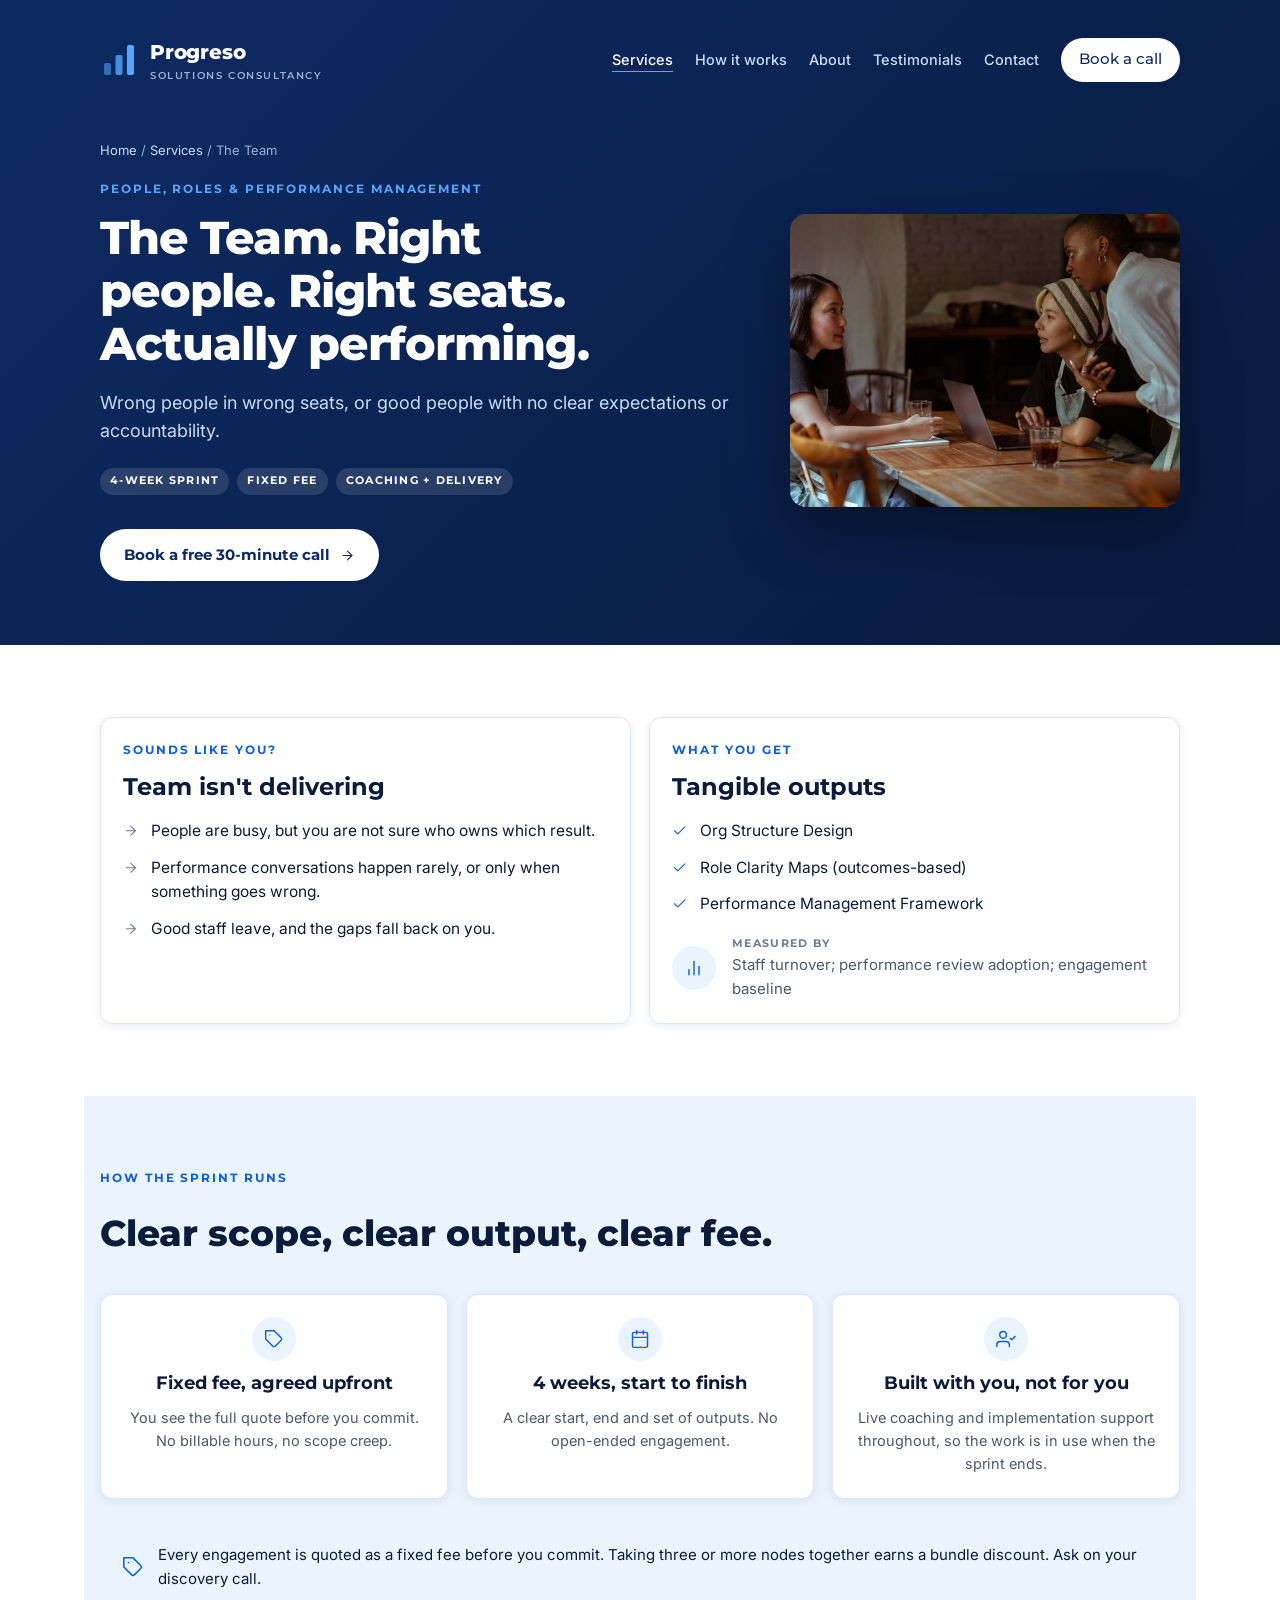
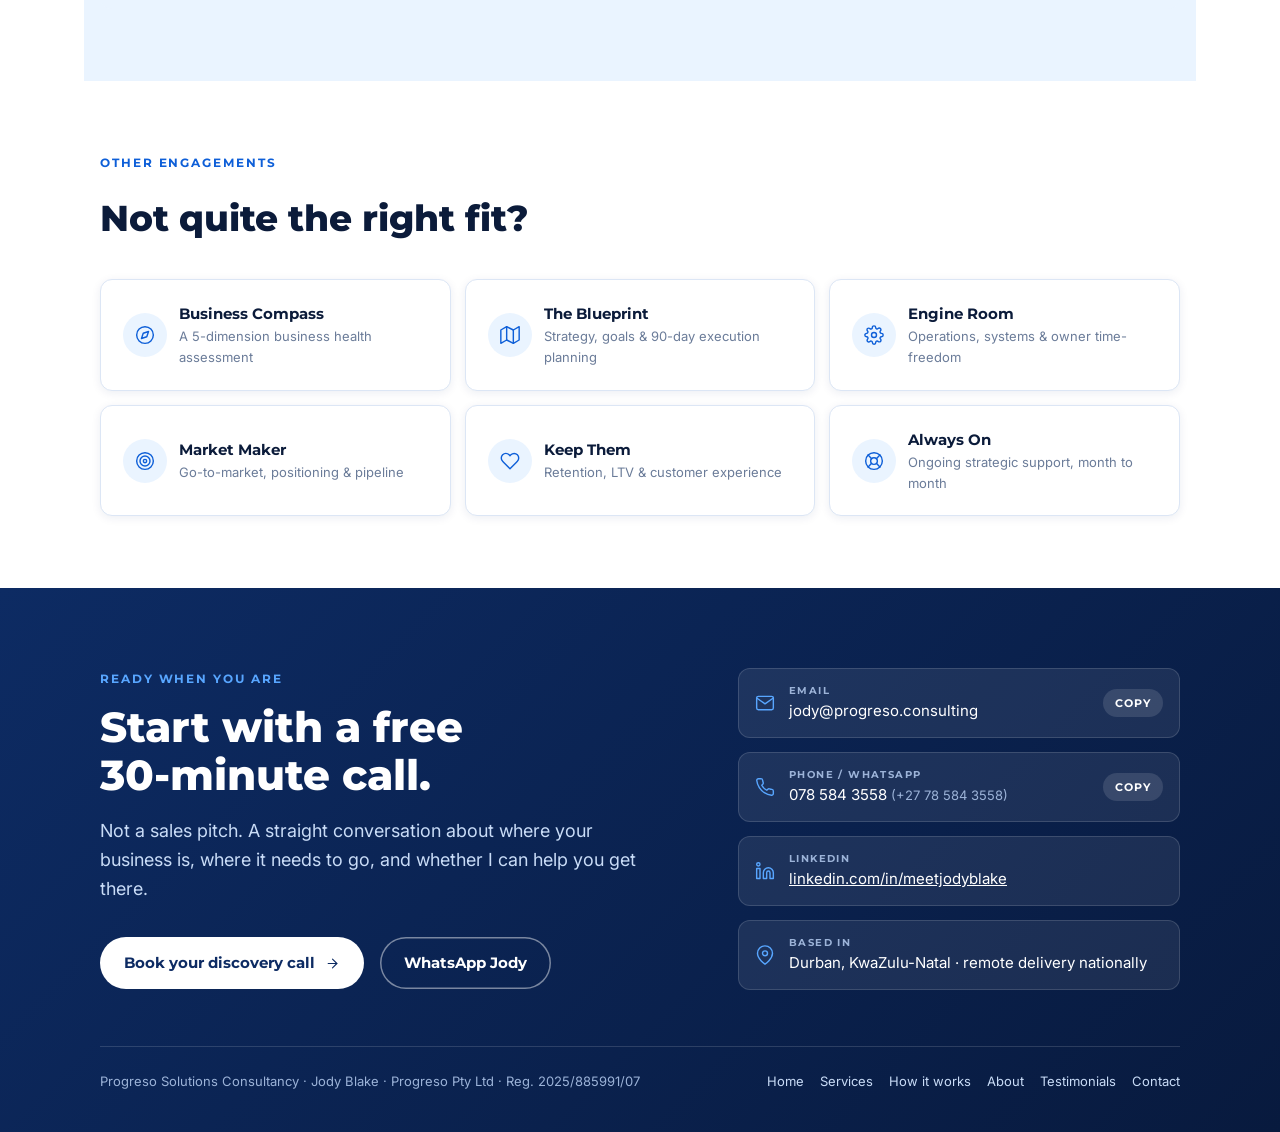
<file: the-team.html>
<!doctype html>
<html lang="en-ZA">
<head>
<meta charset="utf-8">
<meta name="viewport" content="width=device-width, initial-scale=1">
<title>The Team: People, roles & performance management | Progreso Solutions</title>
<meta name="description" content="The Team by Progreso Solutions: people, roles & performance management for South African SME owners. Right people. Right seats. Actually performing. Fixed fee, measurable output.">
<link rel="canonical" href="https://progreso.consulting/the-team.html">
<meta property="og:title" content="The Team: People, roles & performance management | Progreso Solutions">
<meta property="og:description" content="The Team by Progreso Solutions: people, roles & performance management for South African SME owners. Right people. Right seats. Actually performing. Fixed fee, measurable output.">
<meta property="og:type" content="website">
<link rel="preconnect" href="https://fonts.googleapis.com">
<link rel="preconnect" href="https://fonts.gstatic.com" crossorigin>
<link rel="stylesheet" href="https://fonts.googleapis.com/css2?family=Inter:wght@400;500;600&family=Montserrat:wght@600;700;800&display=swap">
<link rel="stylesheet" href="css/site.css">
</head>
<body>
<svg width="0" height="0" style="position:absolute" aria-hidden="true">
  <defs>
    <symbol id="i-compass" viewBox="0 0 24 24"><circle cx="12" cy="12" r="10"/><polygon points="16.24 7.76 14.12 14.12 7.76 16.24 9.88 9.88 16.24 7.76"/></symbol>
    <symbol id="i-map" viewBox="0 0 24 24"><polygon points="1 6 1 22 8 18 16 22 23 18 23 2 16 6 8 2 1 6"/><line x1="8" y1="2" x2="8" y2="18"/><line x1="16" y1="6" x2="16" y2="22"/></symbol>
    <symbol id="i-settings" viewBox="0 0 24 24"><circle cx="12" cy="12" r="3"/><path d="M19.4 15a1.65 1.65 0 0 0 .33 1.82l.06.06a2 2 0 0 1 0 2.83 2 2 0 0 1-2.83 0l-.06-.06a1.65 1.65 0 0 0-1.82-.33 1.65 1.65 0 0 0-1 1.51V21a2 2 0 0 1-2 2 2 2 0 0 1-2-2v-.09A1.65 1.65 0 0 0 9 19.4a1.65 1.65 0 0 0-1.82.33l-.06.06a2 2 0 0 1-2.83 0 2 2 0 0 1 0-2.83l.06-.06a1.65 1.65 0 0 0 .33-1.82 1.65 1.65 0 0 0-1.51-1H3a2 2 0 0 1-2-2 2 2 0 0 1 2-2h.09A1.65 1.65 0 0 0 4.6 9a1.65 1.65 0 0 0-.33-1.82l-.06-.06a2 2 0 0 1 0-2.83 2 2 0 0 1 2.83 0l.06.06a1.65 1.65 0 0 0 1.82.33H9a1.65 1.65 0 0 0 1-1.51V3a2 2 0 0 1 2-2 2 2 0 0 1 2 2v.09a1.65 1.65 0 0 0 1 1.51 1.65 1.65 0 0 0 1.82-.33l.06-.06a2 2 0 0 1 2.83 0 2 2 0 0 1 0 2.83l-.06.06a1.65 1.65 0 0 0-.33 1.82V9a1.65 1.65 0 0 0 1.51 1H21a2 2 0 0 1 2 2 2 2 0 0 1-2 2h-.09a1.65 1.65 0 0 0-1.51 1z"/></symbol>
    <symbol id="i-users" viewBox="0 0 24 24"><path d="M17 21v-2a4 4 0 0 0-4-4H5a4 4 0 0 0-4 4v2"/><circle cx="9" cy="7" r="4"/><path d="M23 21v-2a4 4 0 0 0-3-3.87"/><path d="M16 3.13a4 4 0 0 1 0 7.75"/></symbol>
    <symbol id="i-target" viewBox="0 0 24 24"><circle cx="12" cy="12" r="10"/><circle cx="12" cy="12" r="6"/><circle cx="12" cy="12" r="2"/></symbol>
    <symbol id="i-heart" viewBox="0 0 24 24"><path d="M20.84 4.61a5.5 5.5 0 0 0-7.78 0L12 5.67l-1.06-1.06a5.5 5.5 0 0 0-7.78 7.78l1.06 1.06L12 21.23l7.78-7.78 1.06-1.06a5.5 5.5 0 0 0 0-7.78z"/></symbol>
    <symbol id="i-buoy" viewBox="0 0 24 24"><circle cx="12" cy="12" r="10"/><circle cx="12" cy="12" r="4"/><line x1="4.93" y1="4.93" x2="9.17" y2="9.17"/><line x1="14.83" y1="14.83" x2="19.07" y2="19.07"/><line x1="14.83" y1="9.17" x2="19.07" y2="4.93"/><line x1="4.93" y1="19.07" x2="9.17" y2="14.83"/></symbol>
    <symbol id="i-shuffle" viewBox="0 0 24 24"><polyline points="16 3 21 3 21 8"/><line x1="4" y1="20" x2="21" y2="3"/><polyline points="21 16 21 21 16 21"/><line x1="15" y1="15" x2="21" y2="21"/><line x1="4" y1="4" x2="9" y2="9"/></symbol>
    <symbol id="i-repeat" viewBox="0 0 24 24"><polyline points="17 1 21 5 17 9"/><path d="M3 11V9a4 4 0 0 1 4-4h14"/><polyline points="7 23 3 19 7 15"/><path d="M21 13v2a4 4 0 0 1-4 4H3"/></symbol>
    <symbol id="i-userx" viewBox="0 0 24 24"><path d="M16 21v-2a4 4 0 0 0-4-4H5a4 4 0 0 0-4 4v2"/><circle cx="8.5" cy="7" r="4"/><line x1="18" y1="8" x2="23" y2="13"/><line x1="23" y1="8" x2="18" y2="13"/></symbol>
    <symbol id="i-down" viewBox="0 0 24 24"><polyline points="23 18 13.5 8.5 8.5 13.5 1 6"/><polyline points="17 18 23 18 23 12"/></symbol>
    <symbol id="i-logout" viewBox="0 0 24 24"><path d="M9 21H5a2 2 0 0 1-2-2V5a2 2 0 0 1 2-2h4"/><polyline points="16 17 21 12 16 7"/><line x1="21" y1="12" x2="9" y2="12"/></symbol>
    <symbol id="i-tag" viewBox="0 0 24 24"><path d="M20.59 13.41l-7.17 7.17a2 2 0 0 1-2.83 0L2 12V2h10l8.59 8.59a2 2 0 0 1 0 2.82z"/><line x1="7" y1="7" x2="7.01" y2="7"/></symbol>
    <symbol id="i-cal" viewBox="0 0 24 24"><rect x="3" y="4" width="18" height="18" rx="2" ry="2"/><line x1="16" y1="2" x2="16" y2="6"/><line x1="8" y1="2" x2="8" y2="6"/><line x1="3" y1="10" x2="21" y2="10"/></symbol>
    <symbol id="i-bars" viewBox="0 0 24 24"><line x1="18" y1="20" x2="18" y2="10"/><line x1="12" y1="20" x2="12" y2="4"/><line x1="6" y1="20" x2="6" y2="14"/></symbol>
    <symbol id="i-usercheck" viewBox="0 0 24 24"><path d="M16 21v-2a4 4 0 0 0-4-4H5a4 4 0 0 0-4 4v2"/><circle cx="8.5" cy="7" r="4"/><polyline points="17 11 19 13 23 9"/></symbol>
    <symbol id="i-check" viewBox="0 0 24 24"><polyline points="20 6 9 17 4 12"/></symbol>
    <symbol id="i-activity" viewBox="0 0 24 24"><polyline points="22 12 18 12 15 21 9 3 6 12 2 12"/></symbol>
    <symbol id="i-search" viewBox="0 0 24 24"><circle cx="11" cy="11" r="8"/><line x1="21" y1="21" x2="16.65" y2="16.65"/></symbol>
    <symbol id="i-file" viewBox="0 0 24 24"><path d="M14 2H6a2 2 0 0 0-2 2v16a2 2 0 0 0 2 2h12a2 2 0 0 0 2-2V8z"/><polyline points="14 2 14 8 20 8"/><line x1="16" y1="13" x2="8" y2="13"/><line x1="16" y1="17" x2="8" y2="17"/></symbol>
    <symbol id="i-chat" viewBox="0 0 24 24"><path d="M21 11.5a8.38 8.38 0 0 1-.9 3.8 8.5 8.5 0 0 1-7.6 4.7 8.38 8.38 0 0 1-3.8-.9L3 21l1.9-5.7a8.38 8.38 0 0 1-.9-3.8 8.5 8.5 0 0 1 4.7-7.6 8.38 8.38 0 0 1 3.8-.9h.5a8.48 8.48 0 0 1 8 8v.5z"/></symbol>
    <symbol id="i-help" viewBox="0 0 24 24"><circle cx="12" cy="12" r="10"/><path d="M9.09 9a3 3 0 0 1 5.83 1c0 2-3 3-3 3"/><line x1="12" y1="17" x2="12.01" y2="17"/></symbol>
    <symbol id="i-filter" viewBox="0 0 24 24"><polygon points="22 3 2 3 10 12.46 10 19 14 21 14 12.46 22 3"/></symbol>
    <symbol id="i-up" viewBox="0 0 24 24"><polyline points="23 6 13.5 15.5 8.5 10.5 1 18"/><polyline points="17 6 23 6 23 12"/></symbol>
    <symbol id="i-shield" viewBox="0 0 24 24"><path d="M12 22s8-4 8-10V5l-8-3-8 3v7c0 6 8 10 8 10z"/></symbol>
    <symbol id="i-zap" viewBox="0 0 24 24"><polygon points="13 2 3 14 12 14 11 22 21 10 12 10 13 2"/></symbol>
    <symbol id="i-phonecall" viewBox="0 0 24 24"><path d="M15.05 5A5 5 0 0 1 19 8.95M15.05 1A9 9 0 0 1 23 8.94"/><path d="M22 16.92v3a2 2 0 0 1-2.18 2 19.79 19.79 0 0 1-8.63-3.07 19.5 19.5 0 0 1-6-6 19.79 19.79 0 0 1-3.07-8.67A2 2 0 0 1 4.11 2h3a2 2 0 0 1 2 1.72 12.84 12.84 0 0 0 .7 2.81 2 2 0 0 1-.45 2.11L8.09 9.91a16 16 0 0 0 6 6l1.27-1.27a2 2 0 0 1 2.11-.45 12.84 12.84 0 0 0 2.81.7A2 2 0 0 1 22 16.92z"/></symbol>
    <symbol id="i-mail" viewBox="0 0 24 24"><path d="M4 4h16c1.1 0 2 .9 2 2v12c0 1.1-.9 2-2 2H4c-1.1 0-2-.9-2-2V6c0-1.1.9-2 2-2z"/><polyline points="22,6 12,13 2,6"/></symbol>
    <symbol id="i-phone" viewBox="0 0 24 24"><path d="M22 16.92v3a2 2 0 0 1-2.18 2 19.79 19.79 0 0 1-8.63-3.07 19.5 19.5 0 0 1-6-6 19.79 19.79 0 0 1-3.07-8.67A2 2 0 0 1 4.11 2h3a2 2 0 0 1 2 1.72 12.84 12.84 0 0 0 .7 2.81 2 2 0 0 1-.45 2.11L8.09 9.91a16 16 0 0 0 6 6l1.27-1.27a2 2 0 0 1 2.11-.45 12.84 12.84 0 0 0 2.81.7A2 2 0 0 1 22 16.92z"/></symbol>
    <symbol id="i-linkedin" viewBox="0 0 24 24"><path d="M16 8a6 6 0 0 1 6 6v7h-4v-7a2 2 0 0 0-2-2 2 2 0 0 0-2 2v7h-4v-7a6 6 0 0 1 6-6z"/><rect x="2" y="9" width="4" height="12"/><circle cx="4" cy="4" r="2"/></symbol>
    <symbol id="i-pin" viewBox="0 0 24 24"><path d="M21 10c0 7-9 13-9 13s-9-6-9-13a9 9 0 0 1 18 0z"/><circle cx="12" cy="10" r="3"/></symbol>
    <symbol id="i-arrow" viewBox="0 0 24 24"><line x1="5" y1="12" x2="19" y2="12"/><polyline points="12 5 19 12 12 19"/></symbol>
    <symbol id="i-star" viewBox="0 0 24 24"><polygon points="12 2 15.09 8.26 22 9.27 17 14.14 18.18 21.02 12 17.77 5.82 21.02 7 14.14 2 9.27 8.91 8.26 12 2"/></symbol>
  </defs>
</svg>

<header class="band page-hero">
  <div class="wrap">
    <div class="topbar">
      <a class="brand" href="index.html" aria-label="Progreso Solutions Consultancy, home">
        <svg width="38" height="38" viewBox="0 0 38 38" aria-hidden="true"><rect x="4" y="22" width="7" height="12" rx="2" fill="#58A6FF" opacity=".55"/><rect x="15.5" y="14" width="7" height="20" rx="2" fill="#58A6FF" opacity=".8"/><rect x="27" y="4" width="7" height="30" rx="2" fill="#58A6FF"/></svg>
        <span>Progreso<small>Solutions Consultancy</small></span>
      </a>
      <nav class="nav" aria-label="Main"><a href="services.html" aria-current="page">Services</a><a href="how-it-works.html">How it works</a><a href="about.html">About</a><a href="testimonials.html">Testimonials</a><a href="contact.html">Contact</a><a class="btn btn-sm" href="contact.html">Book a call</a></nav>
      <details class="menu"><summary>Menu</summary><nav class="menu-panel" aria-label="Main"><a href="index.html">Home</a><a href="services.html">Services</a><a href="how-it-works.html">How it works</a><a href="about.html">About</a><a href="testimonials.html">Testimonials</a><a href="contact.html">Contact</a></nav></details>
    </div>
    <div class="hero-grid">
      <div>
        <div class="crumbs"><a href="index.html">Home</a> / <a href="services.html">Services</a> / The Team</div>
        <div class="eyebrow">People, roles &amp; performance management</div>
        <h1>The Team. Right people. Right seats. Actually performing.</h1>
        <p class="sub">Wrong people in wrong seats, or good people with no clear expectations or accountability.</p>
        <div class="meta"><span class="pill">4-week sprint</span><span class="pill">Fixed fee</span><span class="pill">Coaching + delivery</span></div><div class="hero-cta"><a class="btn" href="contact.html" data-book>Book a free 30-minute call <svg class="ico" width="18" height="18"><use href="#i-arrow"/></svg></a></div>
      </div>
      <figure class="node-hero-img"><img src="images/node-team.jpg" width="800" height="533" alt="Three colleagues working through a plan together"></figure>
    </div>
  </div>
</header>

<main class="wrap">

<section>
  <div class="two">
    <div class="card">
      <div class="eyebrow">Sounds like you?</div>
      <h2 style="font-size:24px;margin-bottom:18px">Team isn't delivering</h2>
      <ul class="checks symptoms"><li><svg class="ico" width="16" height="16"><use href="#i-arrow"/></svg>People are busy, but you are not sure who owns which result.</li><li><svg class="ico" width="16" height="16"><use href="#i-arrow"/></svg>Performance conversations happen rarely, or only when something goes wrong.</li><li><svg class="ico" width="16" height="16"><use href="#i-arrow"/></svg>Good staff leave, and the gaps fall back on you.</li></ul>
    </div>
    <div class="card">
      <div class="eyebrow">What you get</div>
      <h2 style="font-size:24px;margin-bottom:18px">Tangible outputs</h2>
      <ul class="checks"><li><svg class="ico" width="16" height="16"><use href="#i-check"/></svg>Org Structure Design</li><li><svg class="ico" width="16" height="16"><use href="#i-check"/></svg>Role Clarity Maps (outcomes-based)</li><li><svg class="ico" width="16" height="16"><use href="#i-check"/></svg>Performance Management Framework</li></ul>
      <div class="measure"><div class="circle"><svg class="ico"><use href="#i-bars"/></svg></div><p><b>Measured by</b>Staff turnover; performance review adoption; engagement baseline</p></div>
    </div>
  </div>
</section>

<section class="alt">
  <div class="wrap">
    <div class="sec-head"><div class="eyebrow">How the sprint runs</div><h2>Clear scope, clear output, clear fee.</h2></div>
    <div class="steps">
      <article class="card step"><div class="circle"><svg class="ico"><use href="#i-tag"/></svg></div><h3>Fixed fee, agreed upfront</h3><p>You see the full quote before you commit. No billable hours, no scope creep.</p></article>
      <article class="card step"><div class="circle"><svg class="ico"><use href="#i-cal"/></svg></div><h3>4 weeks, start to finish</h3><p>A clear start, end and set of outputs. No open-ended engagement.</p></article>
      <article class="card step"><div class="circle"><svg class="ico"><use href="#i-usercheck"/></svg></div><h3>Built with you, not for you</h3><p>Live coaching and implementation support throughout, so the work is in use when the sprint ends.</p></article>
    </div>
    <div class="quoteonly"><svg class="ico"><use href="#i-tag"/></svg><p>Every engagement is quoted as a fixed fee before you commit. Taking three or more nodes together earns a bundle discount. Ask on your discovery call.</p></div>
  </div>
</section>

<section>
  <div class="sec-head"><div class="eyebrow">Other engagements</div><h2>Not quite the right fit?</h2></div>
  <div class="mini-grid">
    <a class="card mini" href="business-compass.html"><div class="circle"><svg class="ico"><use href="#i-compass"/></svg></div><span>Business Compass<small>A 5-dimension business health assessment</small></span></a><a class="card mini" href="blueprint.html"><div class="circle"><svg class="ico"><use href="#i-map"/></svg></div><span>The Blueprint<small>Strategy, goals &amp; 90-day execution planning</small></span></a><a class="card mini" href="engine-room.html"><div class="circle"><svg class="ico"><use href="#i-settings"/></svg></div><span>Engine Room<small>Operations, systems &amp; owner time-freedom</small></span></a><a class="card mini" href="market-maker.html"><div class="circle"><svg class="ico"><use href="#i-target"/></svg></div><span>Market Maker<small>Go-to-market, positioning &amp; pipeline</small></span></a><a class="card mini" href="keep-them.html"><div class="circle"><svg class="ico"><use href="#i-heart"/></svg></div><span>Keep Them<small>Retention, LTV &amp; customer experience</small></span></a><a class="card mini" href="always-on.html"><div class="circle"><svg class="ico"><use href="#i-buoy"/></svg></div><span>Always On<small>Ongoing strategic support, month to month</small></span></a>
  </div>
</section>

</main>

<footer class="band close" id="contact">
  <div class="wrap">
    <div class="close-grid">
      <div>
        <div class="eyebrow">Ready when you are</div>
        <h2>Start with a free 30-minute call.</h2>
        <p class="lead">Not a sales pitch. A straight conversation about where your business is, where it needs to go, and whether I can help you get there.</p>
        <div class="hero-cta">
          <a class="btn" href="contact.html" data-book>Book your discovery call <svg class="ico" width="18" height="18"><use href="#i-arrow"/></svg></a>
          <a class="btn btn-ghost" href="https://wa.me/27785843558?text=Hi%20Jody%2C%20I%27d%20like%20to%20chat%20about%20my%20business." rel="noopener">WhatsApp Jody</a>
        </div>
      </div>
      <div class="contact">
        <div class="crow"><svg class="ico"><use href="#i-mail"/></svg><div><small>Email</small><span>jody@progreso.consulting</span></div><button class="copy" type="button" data-copy="jody@progreso.consulting">Copy</button></div>
        <div class="crow"><svg class="ico"><use href="#i-phone"/></svg><div><small>Phone / WhatsApp</small><span>078 584 3558</span> <span style="color:var(--on-band-mute);font-size:13px">(+27 78 584 3558)</span></div><button class="copy" type="button" data-copy="078 584 3558">Copy</button></div>
        <div class="crow"><svg class="ico"><use href="#i-linkedin"/></svg><div><small>LinkedIn</small><a href="https://linkedin.com/in/meetjodyblake" rel="noopener">linkedin.com/in/meetjodyblake</a></div></div>
        <div class="crow"><svg class="ico"><use href="#i-pin"/></svg><div><small>Based in</small>Durban, KwaZulu-Natal · remote delivery nationally</div></div>
      </div>
    </div>
    <div class="foot"><span>Progreso Solutions Consultancy · Jody Blake · Progreso Pty Ltd · Reg. 2025/885991/07</span><nav aria-label="Footer"><a href="index.html">Home</a><a href="services.html">Services</a><a href="how-it-works.html">How it works</a><a href="about.html">About</a><a href="testimonials.html">Testimonials</a><a href="contact.html">Contact</a></nav></div>
  </div>
</footer>
<div class="sticky-cta"><a class="btn" href="contact.html" data-book>Book a call</a><a class="btn btn-ghost" href="https://wa.me/27785843558?text=Hi%20Jody%2C%20I%27d%20like%20to%20chat%20about%20my%20business." rel="noopener">WhatsApp</a></div>
<script src="js/site.js"></script>
</body>
</html>
</file>
<file: css/site.css>
/* Progreso shared styles. Base design tokens and components, then multi-page additions. */
/* Layout: one long page. Navy gradient hero, proof first, then method, offer, close. Cards and icon circles carry the brand motif. */
:root{
  --blue:#0E5FD8; --navy:#0D2B63; --deep:#081A3E; --accent:#58A6FF;
  --bg:#FFFFFF; --surface:#FFFFFF; --tint:#EAF4FF; --ink:#0B1B3A; --body:#4A5871; --muted:#6B7C99; --rule:#DCE6F5;
  --link:#0E5FD8; --shadow:rgba(13,43,99,.08);
  --on-band:#FFFFFF; --on-band-body:#C9DCF7; --on-band-mute:#9CB3D8;
  --band-a:#0D2B63; --band-b:#081A3E;
  --display:'Montserrat','Helvetica Neue',Arial,sans-serif; --text:'Inter','Helvetica Neue',Arial,sans-serif;
}
@media (prefers-color-scheme: dark){:root:not([data-theme="light"]){
  --bg:#07142E; --surface:#0C1F45; --tint:#12306A; --ink:#EAF2FF; --body:#B4C4E0; --muted:#8DA2C6; --rule:#1B3566; --link:#7DB9FF; --shadow:rgba(0,0,0,.35); color-scheme:dark}}
:root[data-theme="dark"]{
  --bg:#07142E; --surface:#0C1F45; --tint:#12306A; --ink:#EAF2FF; --body:#B4C4E0; --muted:#8DA2C6; --rule:#1B3566; --link:#7DB9FF; --shadow:rgba(0,0,0,.35); color-scheme:dark}

*{box-sizing:border-box}
body{background:var(--bg);color:var(--body);font-family:var(--text);font-size:16px;line-height:1.6;padding-left:max(16px,env(safe-area-inset-left,0px));padding-right:max(16px,env(safe-area-inset-right,0px))}
h1,h2,h3,h4{font-family:var(--display);color:var(--ink);margin:0;text-wrap:balance;line-height:1.15}
p{margin:0}
a{color:var(--link)}
.wrap{max-width:1080px;margin:0 auto}
.band{margin-left:calc(-1 * max(16px,env(safe-area-inset-left,0px)));margin-right:calc(-1 * max(16px,env(safe-area-inset-right,0px)));padding-left:max(16px,env(safe-area-inset-left,0px));padding-right:max(16px,env(safe-area-inset-right,0px));background:linear-gradient(135deg,var(--band-a),var(--band-b));color:var(--on-band-body)}
.band h1,.band h2,.band h3{color:var(--on-band)}
section{padding-block:72px}
.eyebrow{font-family:var(--display);font-weight:700;font-size:12px;letter-spacing:.16em;text-transform:uppercase;color:var(--link);margin-bottom:14px}
.band .eyebrow{color:var(--accent)}
.sec-head{display:grid;gap:12px;max-width:720px;margin-bottom:40px}
.sec-head h2{font-size:clamp(26px,4vw,36px);font-weight:800}
.sec-head p{font-size:17px}
.ico{width:1em;height:1em;fill:none;stroke:currentColor;stroke-width:1.7;stroke-linecap:round;stroke-linejoin:round;flex:none}
.circle{width:44px;height:44px;border-radius:50%;background:var(--tint);color:var(--link);display:grid;place-items:center;font-size:20px;flex:none}
.card{background:var(--surface);border:1px solid var(--rule);border-radius:12px;box-shadow:0 2px 10px var(--shadow);padding:22px}
.pill{display:inline-block;font-family:var(--display);font-weight:700;font-size:10.5px;letter-spacing:.12em;text-transform:uppercase;background:var(--tint);color:var(--link);border-radius:999px;padding:5px 10px}
.btn{display:inline-flex;align-items:center;gap:10px;font-family:var(--display);font-weight:700;font-size:15px;text-decoration:none;border-radius:999px;padding:14px 24px;background:#fff;color:var(--navy);border:0;cursor:pointer}
.btn:hover{background:var(--tint)}
.btn:focus-visible,.copy:focus-visible,a:focus-visible{outline:3px solid var(--accent);outline-offset:3px}

/* Hero */
.hero{padding-block:28px 72px}
.topbar{display:flex;justify-content:space-between;align-items:center;gap:16px;padding-block:8px 56px}
.brand{display:flex;align-items:center;gap:12px;color:#fff;text-decoration:none;font-family:var(--display);font-weight:800;font-size:20px;letter-spacing:-.01em}
.brand small{display:block;font-weight:600;font-size:10px;letter-spacing:.16em;text-transform:uppercase;color:var(--on-band-mute)}
.toplink{color:var(--on-band-body);font-size:14px;text-decoration:none;font-weight:500}
.hero-grid{display:grid;grid-template-columns:1.25fr .75fr;gap:40px;align-items:center}
.hero h1{font-size:clamp(30px,5.2vw,52px);font-weight:800;letter-spacing:-.02em}
.hero h1 em{font-style:normal;color:var(--accent)}
.hero .sub{font-size:19px;margin-top:22px;max-width:560px}
.kicker{font-family:var(--display);font-weight:700;font-size:13px;letter-spacing:.18em;text-transform:uppercase;color:var(--accent);margin-top:26px}
.hero-cta{display:flex;flex-wrap:wrap;gap:16px;align-items:center;margin-top:34px}
.hero-cta span{font-size:14px;color:var(--on-band-mute)}
.motif{width:100%;max-width:340px;justify-self:end}
.hero-photo{margin:0;justify-self:end;width:100%;max-width:400px;position:relative}
.hero-photo img{display:block;width:100%;height:auto;aspect-ratio:4/5;object-fit:cover;object-position:30% center;border-radius:18px;box-shadow:0 24px 60px rgba(0,0,0,.4)}
.hero-badge{position:absolute;left:-18px;bottom:28px;display:flex;align-items:center;gap:10px;background:#fff;color:var(--navy);border-radius:12px;padding:10px 14px;font-family:var(--display);font-weight:700;font-size:13px;box-shadow:0 10px 30px rgba(0,0,0,.3)}

/* Photo breaks */
body{overflow-x:clip}
.photo-break{position:relative;isolation:isolate;overflow:hidden;margin-inline:calc(50% - 50vw);min-height:clamp(320px,40vw,480px);display:grid;align-items:end}
.photo-break img{position:absolute;inset:0;width:100%;height:100%;max-width:none;object-fit:cover;z-index:-2}
.photo-break::before{content:"";position:absolute;inset:0;z-index:-1;background:linear-gradient(to top,rgba(8,26,62,.88) 0%,rgba(8,26,62,.4) 40%,rgba(8,26,62,0) 70%)}
.photo-break .wrap{width:100%;padding:0 max(16px,env(safe-area-inset-left,0px)) 44px}
.photo-break .eyebrow{color:#FFC37A;margin-bottom:10px}
.photo-break .pb-line{font-family:var(--display);font-weight:800;color:#fff;font-size:clamp(22px,3.4vw,34px);line-height:1.2;max-width:760px;text-wrap:balance}

/* Proof */
.rating{display:flex;flex-wrap:wrap;align-items:center;gap:10px 14px;margin-top:6px;font-size:14px;color:var(--muted)}
.stars{display:flex;gap:3px;color:var(--link);font-size:16px}
.stars .ico{fill:currentColor;stroke-width:1}
.proof-grid{display:grid;grid-template-columns:repeat(3,minmax(0,1fr));gap:18px}
.quote{display:flex;flex-direction:column;gap:16px}
.quote-top{display:flex;justify-content:space-between;align-items:flex-start;gap:12px}
.qmark{font-family:var(--display);font-weight:800;font-size:44px;line-height:.8;color:var(--link);height:24px}
.quote p{font-size:15px;line-height:1.65;color:var(--body);flex:1}
.who{display:flex;gap:12px;align-items:center;border-top:1px solid var(--rule);padding-top:16px}
.avatar{width:38px;height:38px;border-radius:50%;background:var(--tint);color:var(--link);display:grid;place-items:center;font-family:var(--display);font-weight:700;font-size:13px;flex:none}
.who b{display:block;font-family:var(--display);font-size:13.5px;color:var(--ink)}
.who span{display:block;font-size:12.5px;color:var(--muted);line-height:1.4}

/* Method */
.method{display:grid;grid-template-columns:1fr 1fr;gap:18px}
.ladder{display:grid;gap:12px}
.rung{display:flex;gap:16px;align-items:center;background:var(--surface);border:1px solid var(--rule);border-radius:12px;padding:18px 20px}
.rung h4{font-size:15px;font-weight:700}
.rung p{font-size:14.5px;margin-top:4px}
.step-list{display:grid;gap:14px;margin-top:6px}
.step-list > div{display:flex;gap:14px;align-items:center;font-size:15px;color:var(--ink);font-weight:500}
.gate{display:grid;gap:14px}
.tracks{display:grid;grid-template-columns:1fr 1fr;gap:12px;margin-top:6px}
.track{background:var(--tint);border-radius:10px;padding:14px 16px}
.track b{display:block;font-family:var(--display);font-size:13px;color:var(--ink)}
.track span{font-size:13.5px}
.metrics{display:flex;flex-wrap:wrap;gap:8px}
.method-head{display:grid;grid-template-columns:1fr 380px;gap:40px;align-items:end;margin-bottom:40px}
.method-head .sec-head{margin-bottom:0}
.method-photo{margin:0}
.method-photo img{display:block;width:100%;height:auto;aspect-ratio:3/2;object-fit:cover;border-radius:14px;box-shadow:0 10px 30px var(--shadow)}

/* Pain map */
.pain-grid{display:grid;grid-template-columns:repeat(5,minmax(0,1fr));gap:14px}
.pain{display:flex;flex-direction:column;align-items:center;text-align:center;gap:12px;padding:20px 18px}
.pain h3{font-size:15px;font-weight:700}
.pain p{font-size:14px;flex:1}
.pain .to{display:flex;align-items:center;justify-content:center;align-self:stretch;gap:8px;font-family:var(--display);font-weight:700;font-size:12.5px;color:var(--link);border-top:1px solid var(--rule);padding-top:12px}

/* Offer */
.compass{display:grid;grid-template-columns:1.1fr .9fr;gap:32px;padding:34px;border-radius:14px;margin-bottom:22px}
.compass .circle{background:rgba(255,255,255,.12);color:#fff;width:52px;height:52px;font-size:24px}
.compass h3{font-size:26px;font-weight:800;margin:16px 0 10px}
.compass ul,.node ul{list-style:none;margin:0;padding:0;display:grid;gap:10px}
.compass li,.node li{display:flex;gap:10px;align-items:flex-start;font-size:14.5px}
.compass li .ico{color:var(--accent);margin-top:4px}
.node li .ico{color:var(--link);margin-top:4px}
.compass .meta{display:flex;flex-wrap:wrap;gap:8px;margin-top:18px}
.compass .meta .pill{background:rgba(255,255,255,.12);color:#fff}
.node-grid{display:grid;grid-template-columns:repeat(2,minmax(0,1fr));gap:18px}
.node{display:flex;flex-direction:column;gap:14px;overflow:hidden}
.node-img{display:block;margin:-22px -22px 4px;width:calc(100% + 44px);height:auto;max-width:none;aspect-ratio:16/7;object-fit:cover}
.node-top{display:flex;gap:14px;align-items:center}
.node h3{font-size:19px;font-weight:700}
.node .focus{font-size:14px;color:var(--muted)}
.node .for{font-style:italic;font-size:14.5px}
.node hr{border:0;border-top:1px solid var(--rule);margin:2px 0;width:100%}
.node .roi{font-size:13px;color:var(--muted)}
.node .roi b{color:var(--ink);font-family:var(--display);font-size:11px;letter-spacing:.1em;text-transform:uppercase}
.alwayson{margin-top:18px;display:grid;grid-template-columns:auto 1fr;gap:18px;align-items:center}
.alwayson h3{font-size:19px}
.alwayson p{font-size:14.5px;margin-top:4px}
.quoteonly{margin-top:26px;display:flex;gap:14px;align-items:center;background:var(--tint);border-radius:12px;padding:18px 22px;font-size:15px;color:var(--ink)}
.quoteonly .ico{font-size:22px;color:var(--link)}

/* Difference + steps */
.diff-grid{display:grid;grid-template-columns:repeat(4,minmax(0,1fr));gap:14px}
.diff{display:flex;flex-direction:column;align-items:center;text-align:center;gap:12px}
.diff h3{font-size:16px}
.diff p{font-size:14.5px}
.steps{display:grid;grid-template-columns:repeat(3,minmax(0,1fr));gap:18px}
.step{display:flex;flex-direction:column;align-items:center;text-align:center;gap:12px}
.step h3{font-size:18px}
.step p{font-size:14.5px}
.alt{background:var(--tint);margin-left:calc(-1 * max(16px,env(safe-area-inset-left,0px)));margin-right:calc(-1 * max(16px,env(safe-area-inset-right,0px)));padding-left:max(16px,env(safe-area-inset-left,0px));padding-right:max(16px,env(safe-area-inset-right,0px))}
.alt .card{background:var(--surface)}

/* Close */
.close{padding-block:80px 40px}
.close-grid{display:grid;grid-template-columns:1.15fr .85fr;gap:40px;align-items:center}
.close h2{font-size:clamp(28px,4.4vw,42px);font-weight:800}
.close .lead{font-size:18px;margin-top:18px;max-width:540px}
.contact{display:grid;gap:14px}
.crow{display:flex;gap:14px;align-items:center;background:rgba(255,255,255,.08);border:1px solid rgba(255,255,255,.14);border-radius:12px;padding:14px 16px;min-width:0}
.crow .ico{color:var(--accent);font-size:20px}
.crow div{min-width:0;flex:1;font-size:15px;color:#fff;overflow-wrap:anywhere}
.crow small{display:block;font-family:var(--display);font-weight:700;font-size:10px;letter-spacing:.14em;text-transform:uppercase;color:var(--on-band-mute)}
.crow a{color:#fff}
.copy{font-family:var(--display);font-weight:700;font-size:11px;letter-spacing:.08em;text-transform:uppercase;background:rgba(255,255,255,.12);color:#fff;border:0;border-radius:999px;padding:7px 12px;cursor:pointer}
.copy:hover{background:rgba(255,255,255,.22)}
.foot{display:flex;flex-wrap:wrap;justify-content:space-between;gap:10px;margin-top:56px;padding-top:24px;border-top:1px solid rgba(255,255,255,.14);font-size:13px;color:var(--on-band-mute)}

@media (max-width:900px){
  .hero-grid,.method,.compass,.close-grid{grid-template-columns:1fr}
  .motif{justify-self:start;max-width:240px}
  .hero-photo{justify-self:start;max-width:520px}
  .hero-photo img{aspect-ratio:4/3}
  .hero-badge{left:12px;bottom:12px}
  .method-head{grid-template-columns:1fr}
  .proof-grid,.node-grid,.steps{grid-template-columns:1fr}
  .pain-grid,.diff-grid{grid-template-columns:repeat(2,minmax(0,1fr))}
}
@media (max-width:560px){
  section{padding-block:56px}
  .pain-grid,.diff-grid,.tracks{grid-template-columns:1fr}
  .compass{padding:24px}
  .alwayson{grid-template-columns:1fr}
  .topbar{padding-bottom:36px}
}
@media (prefers-reduced-motion:no-preference){.btn,.copy{transition:background .15s}}
/* ---- Multi-page additions ---- */
.topbar{flex-wrap:wrap}
.nav{display:flex;align-items:center;gap:22px}
.nav a{color:var(--on-band-body);font-size:14.5px;text-decoration:none;font-weight:500}
.nav a:hover,.nav a[aria-current="page"]{color:#fff}
.nav a[aria-current="page"]{text-decoration:underline;text-underline-offset:6px;text-decoration-color:var(--accent)}
.btn-sm{padding:10px 18px;font-size:14px}
.nav .btn{color:var(--navy)}
.menu{display:none;position:relative}
.menu summary{list-style:none;cursor:pointer;color:#fff;font-family:var(--display);font-weight:700;font-size:14px;border:1px solid rgba(255,255,255,.3);border-radius:999px;padding:9px 16px}
.menu summary::-webkit-details-marker{display:none}
.menu[open] summary{background:rgba(255,255,255,.12)}
.menu-panel{position:absolute;right:0;top:calc(100% + 10px);z-index:20;min-width:220px;display:grid;gap:2px;background:var(--deep);border:1px solid rgba(255,255,255,.16);border-radius:12px;padding:10px;box-shadow:0 20px 40px rgba(0,0,0,.4)}
.menu-panel a{color:#fff;text-decoration:none;padding:10px 12px;border-radius:8px;font-size:15px}
.menu-panel a:hover{background:rgba(255,255,255,.08)}
.btn-ghost{background:transparent;color:#fff;box-shadow:inset 0 0 0 1.5px rgba(255,255,255,.45)}
.btn-ghost:hover{background:rgba(255,255,255,.1)}
.btn-solid{background:var(--blue);color:#fff}
.btn-solid:hover{background:var(--navy)}
.more{display:inline-flex;align-items:center;gap:8px;font-family:var(--display);font-weight:700;font-size:14.5px;text-decoration:none;color:var(--link);margin-top:28px}
.more:hover{text-decoration:underline}

/* Page hero (sub pages) */
.page-hero{padding-block:28px 64px}
.page-hero h1{font-size:clamp(28px,4.6vw,46px);font-weight:800;letter-spacing:-.02em;max-width:820px}
.page-hero .sub{font-size:18px;margin-top:18px;max-width:640px}
.crumbs{font-size:13px;color:var(--on-band-mute);margin-bottom:18px}
.crumbs a{color:var(--on-band-body);text-decoration:none}
.crumbs a:hover{text-decoration:underline}
.page-hero .meta{display:flex;flex-wrap:wrap;gap:8px;margin-top:22px}
.page-hero .meta .pill{background:rgba(255,255,255,.12);color:#fff}

/* Linked pain cards */
a.card.pain{text-decoration:none;color:var(--body);transition:transform .15s,box-shadow .15s}
a.card.pain:hover{transform:translateY(-2px);box-shadow:0 10px 24px var(--shadow)}
.pain-grid.six{grid-template-columns:repeat(3,minmax(0,1fr))}

/* Home: steps link, founder */
.founder{display:grid;grid-template-columns:260px 1fr;gap:40px;align-items:center}
.portrait{margin:0;aspect-ratio:4/5;border-radius:16px;background:linear-gradient(135deg,var(--band-a),var(--band-b));display:grid;place-items:center;color:#fff;font-family:var(--display);font-weight:800;font-size:56px;box-shadow:0 14px 34px var(--shadow);overflow:hidden}
.portrait img{width:100%;height:100%;object-fit:cover;display:block}
.founder p+p{margin-top:14px}
.founder .sec-head{margin-bottom:18px}
.placeholder{border:2px dashed var(--accent);border-radius:12px;padding:16px 18px;background:var(--tint);color:var(--ink);font-size:14.5px}
.placeholder b{font-family:var(--display)}

/* Node page */
.node-hero-img{margin:0}
.node-hero-img img{display:block;width:100%;height:auto;aspect-ratio:4/3;object-fit:cover;border-radius:16px;box-shadow:0 24px 60px rgba(0,0,0,.4)}
.two{display:grid;grid-template-columns:1fr 1fr;gap:18px}
.checks{list-style:none;margin:0;padding:0;display:grid;gap:12px}
.checks li{display:flex;gap:12px;align-items:flex-start;font-size:15.5px;color:var(--ink)}
.checks li .ico{color:var(--link);margin-top:4px}
.symptoms li .ico{color:var(--muted)}
.measure{display:flex;gap:16px;align-items:center;margin-top:18px}
.measure p{font-size:15px}
.measure b{display:block;font-family:var(--display);font-size:11px;letter-spacing:.12em;text-transform:uppercase;color:var(--muted)}
.mini-grid{display:grid;grid-template-columns:repeat(3,minmax(0,1fr));gap:14px}
.mini{display:flex;gap:12px;align-items:center;text-decoration:none;color:var(--ink);font-family:var(--display);font-weight:700;font-size:15px}
.mini small{display:block;font-family:var(--text);font-weight:400;font-size:13px;color:var(--muted)}
a.mini:hover{border-color:var(--link)}
a.node{text-decoration:none;color:inherit}
a.node:hover{border-color:var(--link)}
.node .go{display:flex;align-items:center;gap:8px;font-family:var(--display);font-weight:700;font-size:13.5px;color:var(--link);margin-top:auto}

/* Contact */
.options{display:grid;grid-template-columns:repeat(3,minmax(0,1fr));gap:18px}
.option{display:flex;flex-direction:column;gap:12px}
.option h3{font-size:18px}
.option p{font-size:14.5px;flex:1}
.option .btn{align-self:flex-start}
form.enquiry{display:grid;gap:16px;max-width:640px}
.field{display:grid;gap:6px}
.field label{font-family:var(--display);font-weight:700;font-size:13px;color:var(--ink)}
.field input,.field textarea{font:inherit;font-size:16px;color:var(--ink);background:var(--surface);border:1px solid var(--rule);border-radius:10px;padding:12px 14px;width:100%}
.field input:focus,.field textarea:focus{outline:3px solid var(--accent);outline-offset:1px;border-color:var(--link)}
.field textarea{min-height:120px;resize:vertical}
.form-note{font-size:13.5px;color:var(--muted)}
.form-status{font-size:15px;color:var(--ink);font-weight:500}
.hp{position:absolute;left:-9999px}

/* Mini footer for contact page */
.close.slim{padding-block:8px 32px}
.close.slim .foot{margin-top:24px}
.foot nav{display:flex;flex-wrap:wrap;gap:16px}
.foot a{color:var(--on-band-body);text-decoration:none}
.foot a:hover{text-decoration:underline}

/* Sticky mobile CTA */
.sticky-cta{display:none}
@media (max-width:860px){
  .nav{display:none}
  .menu{display:block}
}
@media (max-width:700px){
  .sticky-cta{display:flex;gap:10px;position:fixed;left:0;right:0;bottom:0;z-index:30;padding:10px max(12px,env(safe-area-inset-left,0px)) calc(10px + env(safe-area-inset-bottom,0px));background:var(--deep);border-top:1px solid rgba(255,255,255,.14)}
  .sticky-cta a{flex:1;justify-content:center;padding:12px 14px;font-size:14.5px}
  body{padding-bottom:76px}
}
@media (max-width:900px){
  .founder,.two{grid-template-columns:1fr}
  .founder .portrait{max-width:260px}
  .options,.mini-grid{grid-template-columns:1fr}
  .pain-grid.six{grid-template-columns:repeat(2,minmax(0,1fr))}
}
@media (max-width:560px){
  .pain-grid.six{grid-template-columns:1fr}
}
@media (max-width:560px){
  .hero .hero-photo{display:none}
  .pain{display:grid;grid-template-columns:44px 1fr;text-align:left;align-items:start;gap:4px 14px;padding:16px}
  .pain .circle{grid-row:span 3}
  .pain .to{justify-content:flex-start;border-top:0;padding-top:4px}
  .step{padding:18px}
}
/* Jody photo + experience timeline */
.hero-photo.jody{max-width:360px}
.hero-photo.jody img{aspect-ratio:1/1;object-position:center}
.timeline{list-style:none;margin:0;padding:0;display:grid;gap:14px;max-width:820px}
.timeline li{display:grid;gap:8px;border-left:4px solid var(--link)}
.timeline h3{font-size:18px}
.timeline .org{font-family:var(--display);font-weight:600;font-size:14px;color:var(--muted)}
.timeline p{font-size:15px}
.timeline .pill{justify-self:start}
@media (max-width:900px){.hero-photo.jody{max-width:300px}.hero-photo.jody img{aspect-ratio:1/1}}
html{color-scheme:light}body{margin:0}img{max-width:100%}[hidden]{display:none!important}
</file>
